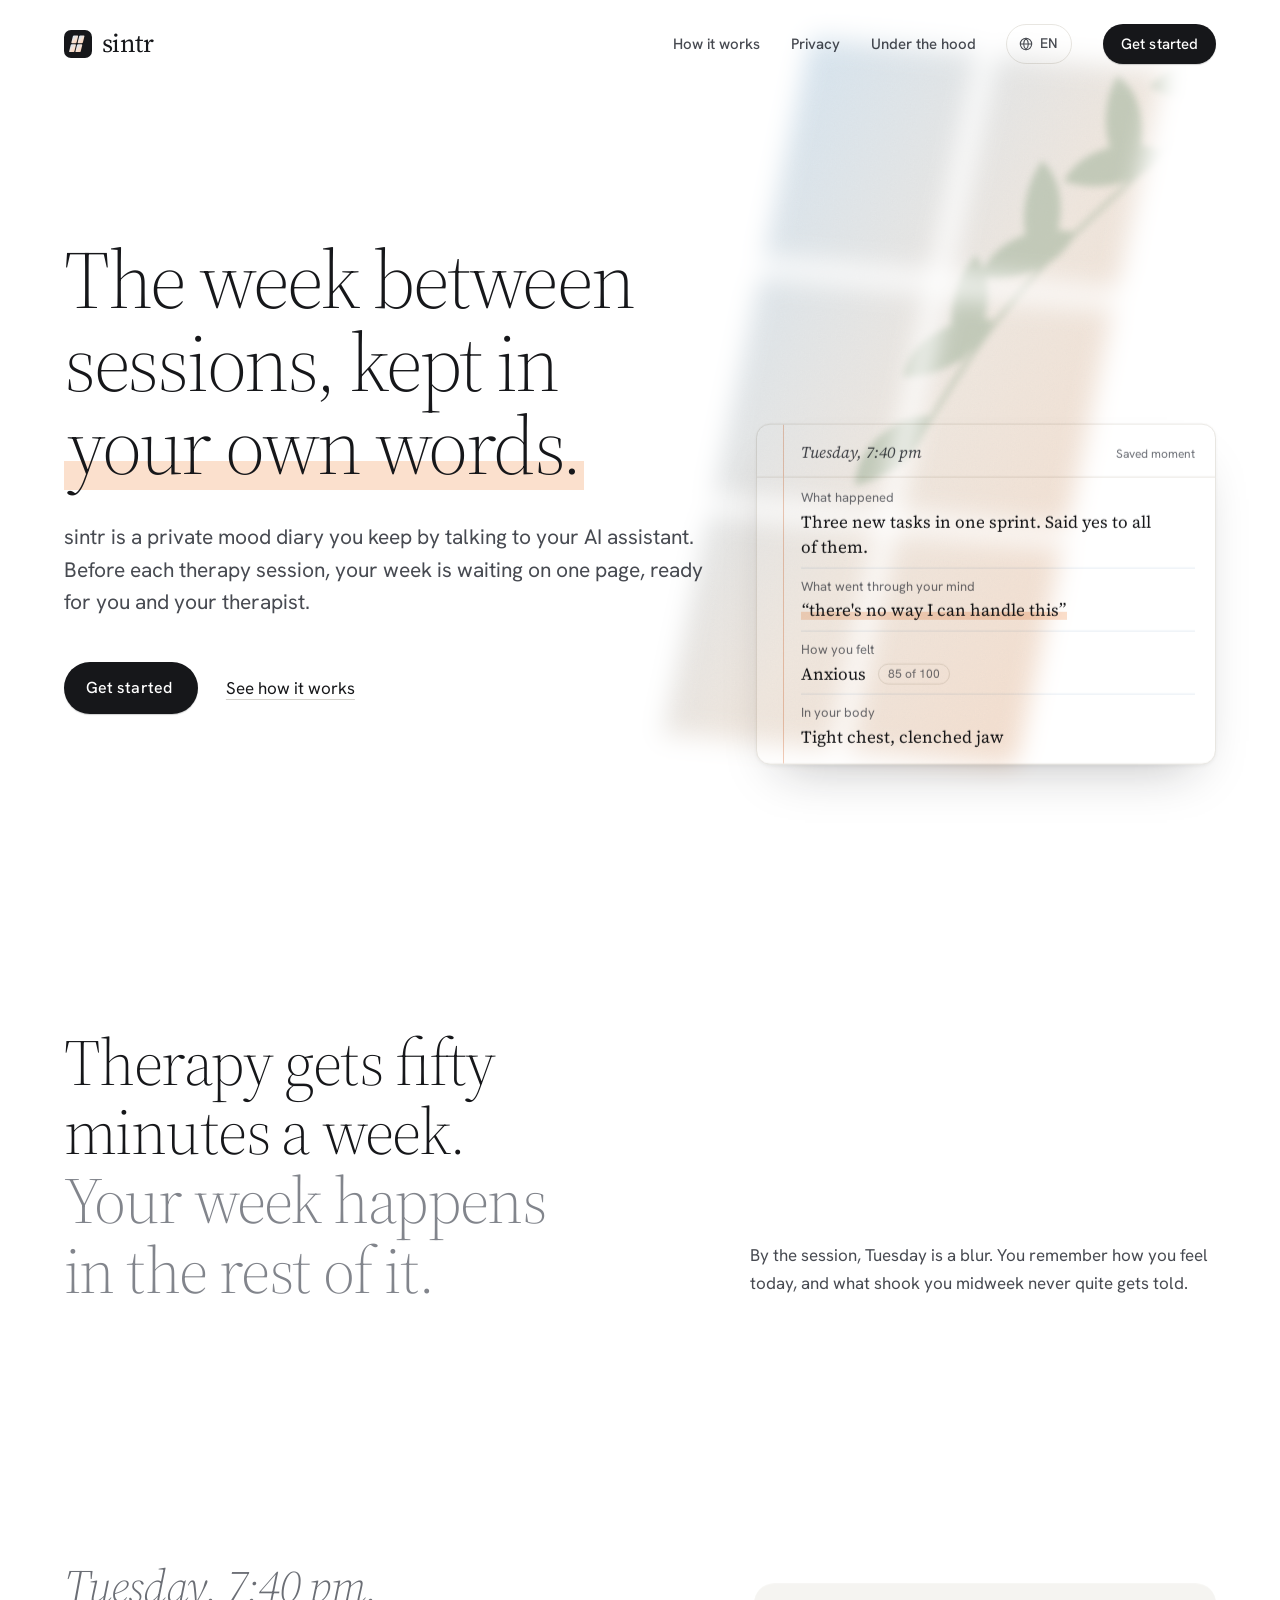
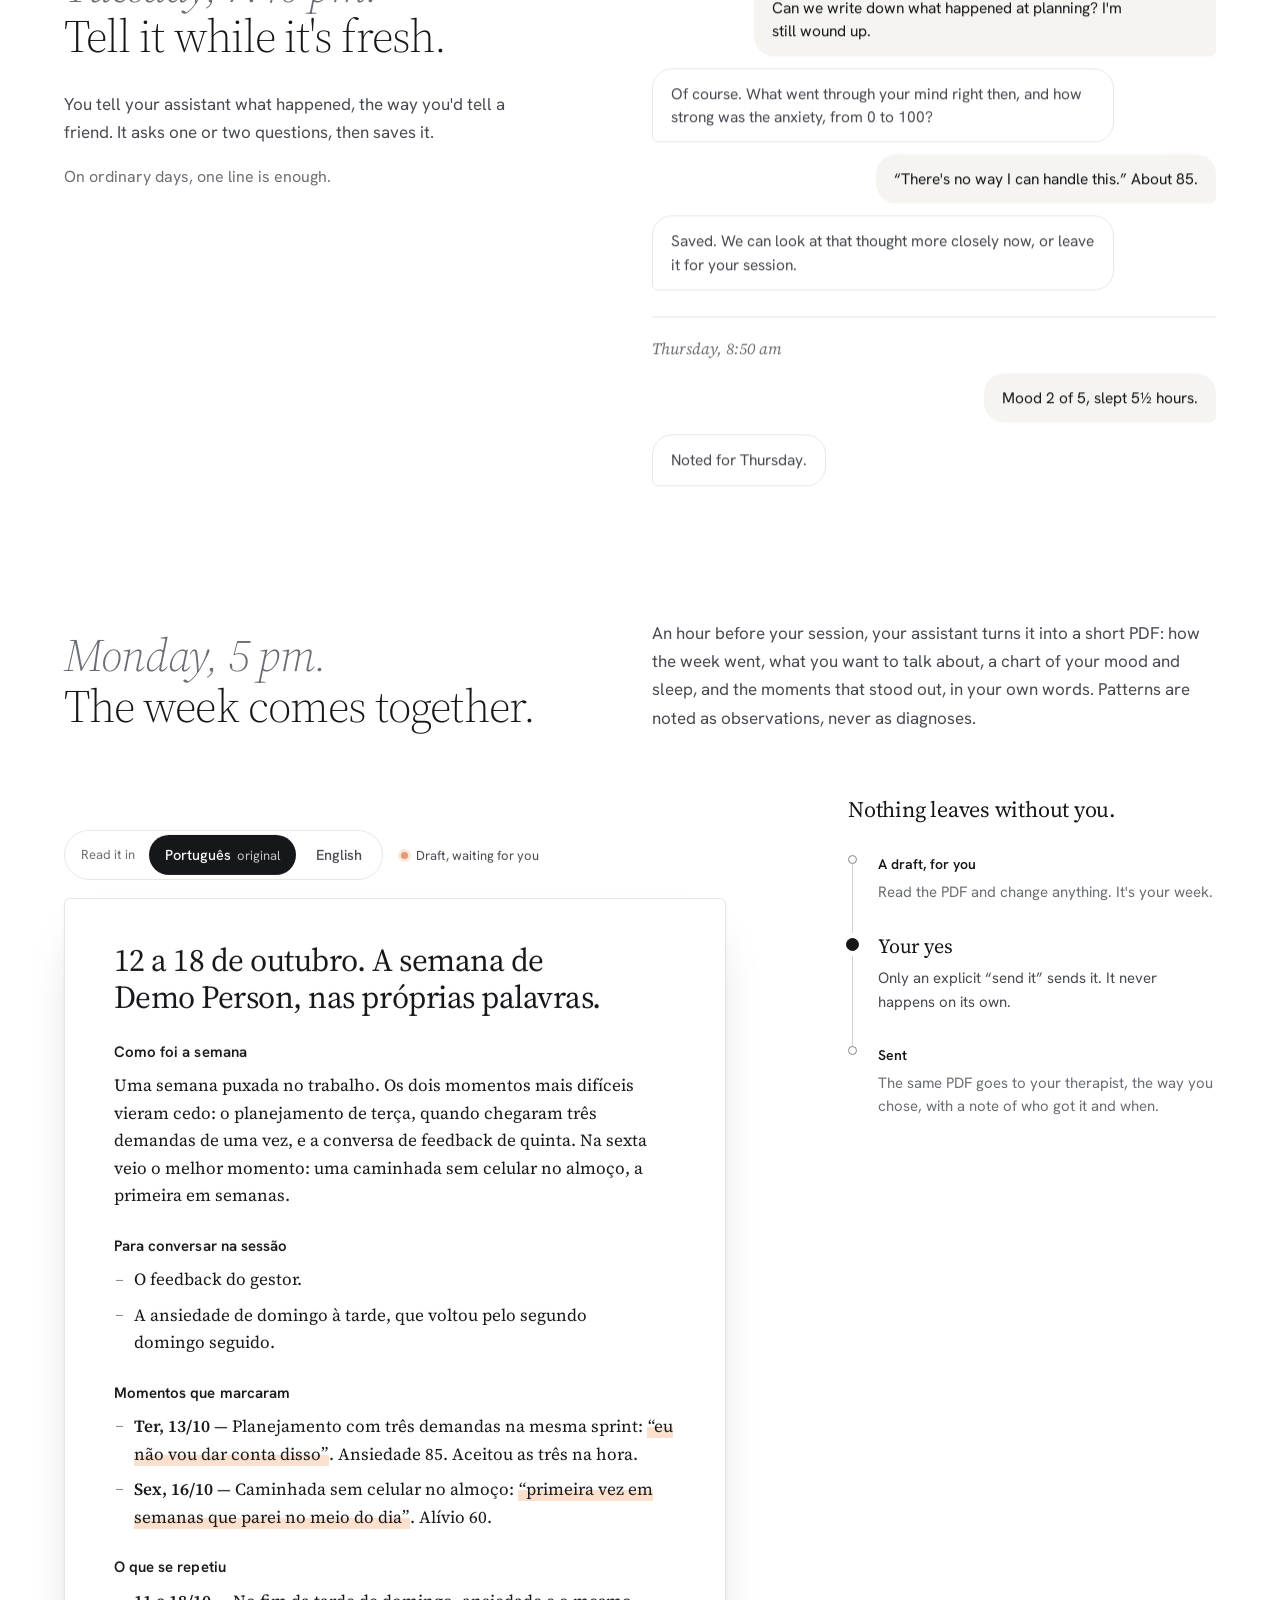
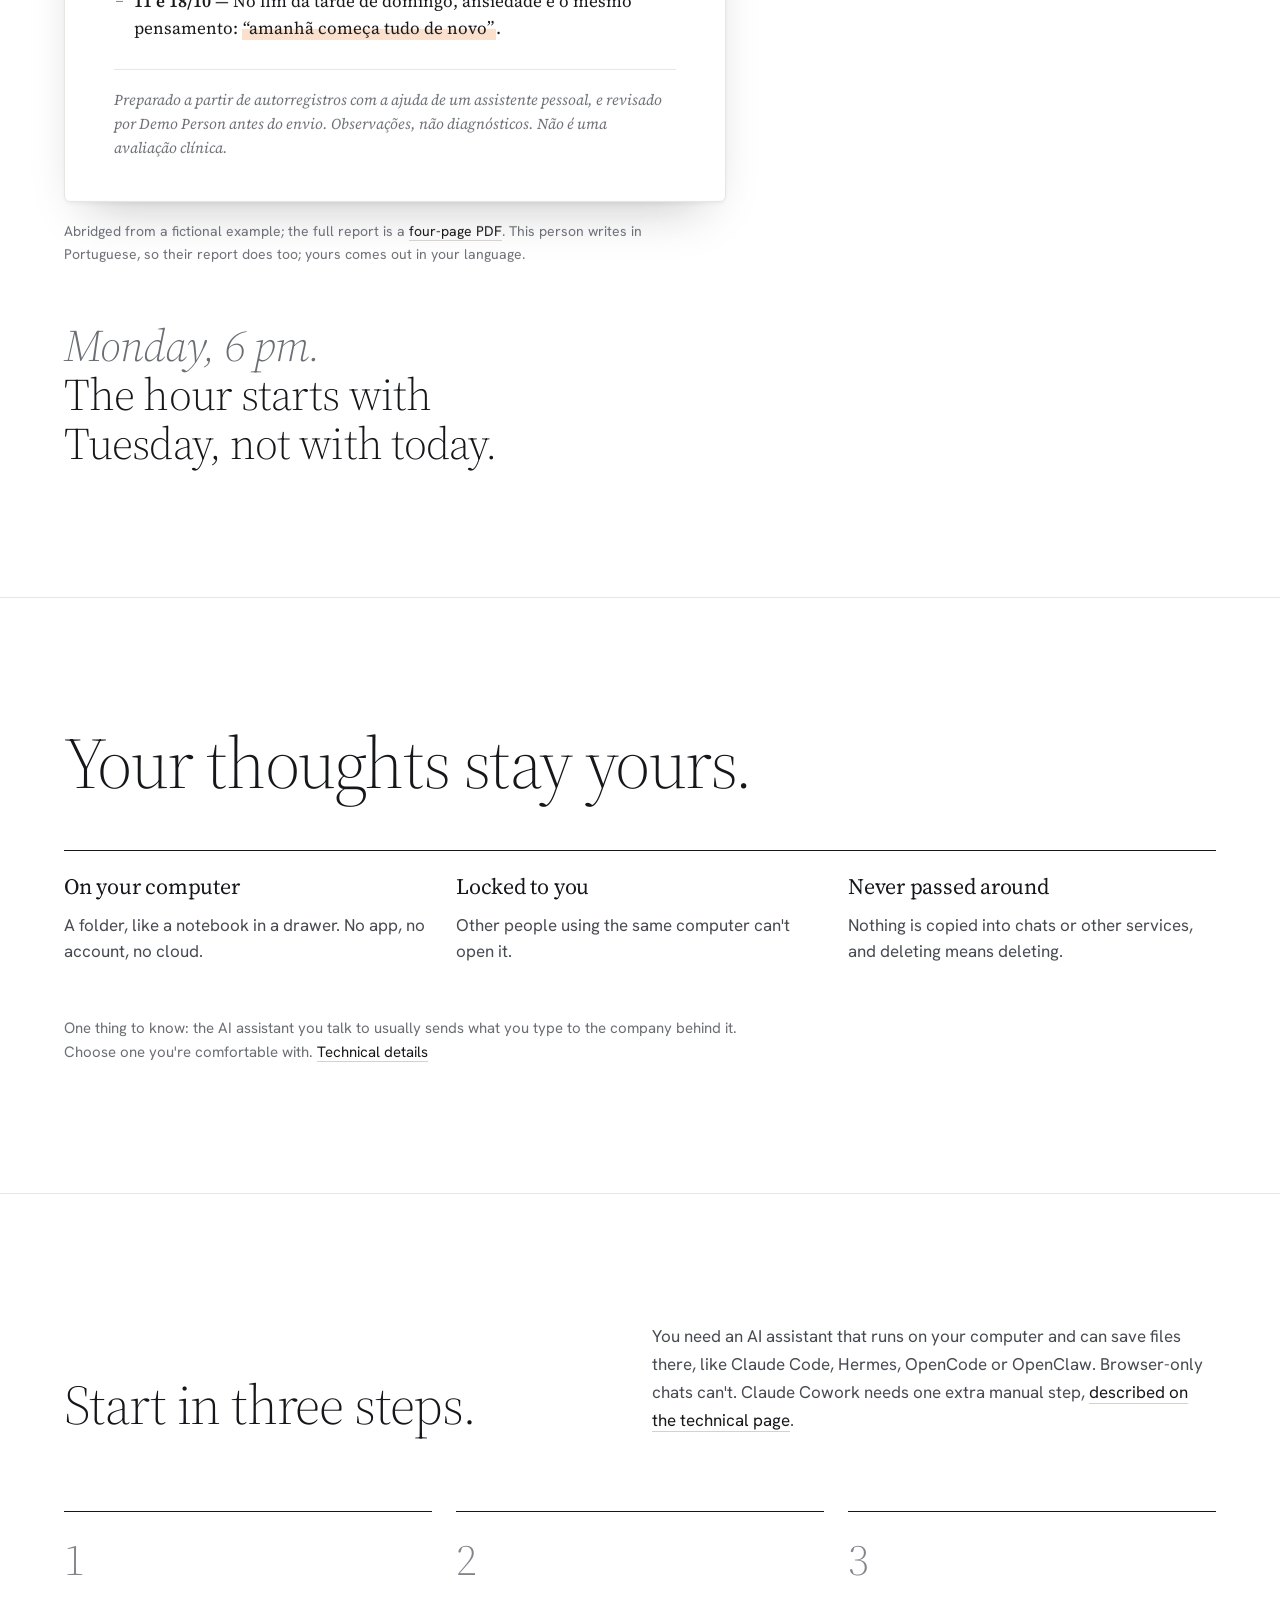
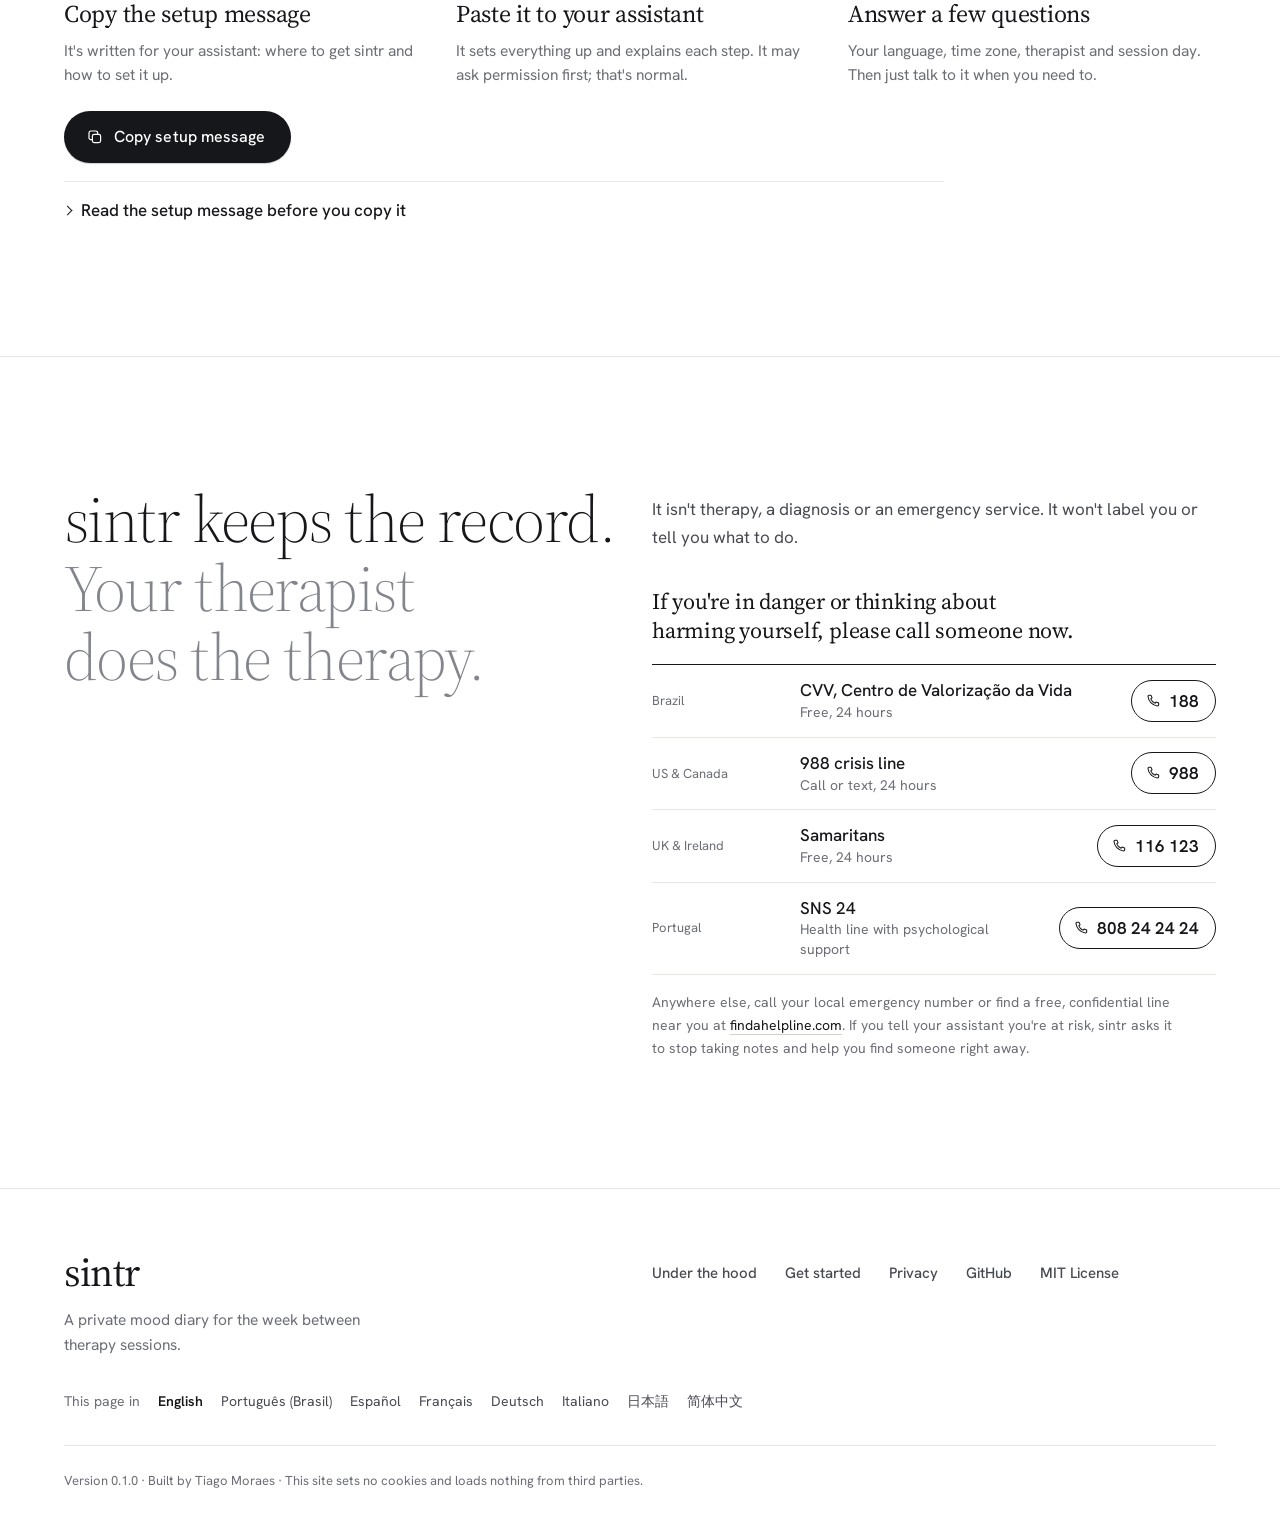
<file: site/index.html>
<!doctype html>
<html lang="en" data-time="morning">
<head>
  <meta charset="utf-8">
  <meta name="viewport" content="width=device-width, initial-scale=1">
  <title data-i18n="meta.title">sintr — a private mood diary for the week between therapy sessions</title>
  <meta name="description" content="sintr is a private mood diary you keep by talking to your AI assistant. Before each therapy session, your week is waiting on one page, in your own words, shared with your therapist only if you say so. It stays on your own computer." data-i18n-attr="content:meta.description">
  <meta name="theme-color" content="#ffffff">
  <meta name="color-scheme" content="light">
  <link rel="canonical" href="https://sintr.tiagomoraes.cloud/">
  <meta property="og:type" content="website">
  <meta property="og:url" content="https://sintr.tiagomoraes.cloud/">
  <meta property="og:title" content="sintr — the week between sessions, kept in your own words" data-i18n-attr="content:meta.og_title">
  <meta property="og:description" content="A private mood diary you keep by talking to your AI assistant. Before each session, your week on one page, shared only if you say so." data-i18n-attr="content:meta.og_description">
  <meta property="og:image" content="https://sintr.tiagomoraes.cloud/og.png">
  <meta property="og:image:width" content="1200">
  <meta property="og:image:height" content="630">
  <meta name="twitter:card" content="summary_large_image">
  <link rel="icon" href="favicon.svg" type="image/svg+xml">
  <link rel="preload" href="fonts/source-serif-4-roman.woff2" as="font" type="font/woff2" crossorigin>
  <link rel="preload" href="fonts/hanken-grotesk.woff2" as="font" type="font/woff2" crossorigin>
  <script>
    /* Motion is opt-in: content renders fully without JS, and only browsers that
       welcome motion and can observe scroll get the light and reveal behavior. */
    (function (d) {
      d.classList.add('js');
      try {
        if ('IntersectionObserver' in window && !matchMedia('(prefers-reduced-motion: reduce)').matches) {
          d.classList.add('motion');
        }
      } catch (e) {}
    })(document.documentElement);
  </script>
  <!-- i18n:head -->
  <script>
    /* First visit: follow the browser's language list (the same list it sends as
       Accept-Language). A language picked in the menu always wins. */
    (function () {
      var paths = {"pt":"pt-br/","es":"es/","fr":"fr/","de":"de/","it":"it/","ja":"ja/","zh":"zh/"};
      try {
        if (/[?&]lang=en\b/.test(location.search)) { localStorage.setItem('sintr-lang', 'en'); return; }
        var saved = localStorage.getItem('sintr-lang');
        if (saved) { if (paths[saved]) location.replace(paths[saved] + location.hash); return; }
        var prefs = navigator.languages || [navigator.language || ''];
        for (var i = 0; i < prefs.length; i++) {
          var tag = String(prefs[i]).toLowerCase(), base = tag.split('-')[0];
          if (base === 'en') return;
          if (base === 'zh' && /-(tw|hk|mo|hant)\b/.test(tag)) continue;
          if (paths[base]) { location.replace(paths[base] + location.hash); return; }
        }
      } catch (e) {}
    })();
  </script>
  <link rel="alternate" hreflang="en" href="https://sintr.tiagomoraes.cloud/">
  <link rel="alternate" hreflang="pt-BR" href="https://sintr.tiagomoraes.cloud/pt-br/">
  <link rel="alternate" hreflang="es" href="https://sintr.tiagomoraes.cloud/es/">
  <link rel="alternate" hreflang="fr" href="https://sintr.tiagomoraes.cloud/fr/">
  <link rel="alternate" hreflang="de" href="https://sintr.tiagomoraes.cloud/de/">
  <link rel="alternate" hreflang="it" href="https://sintr.tiagomoraes.cloud/it/">
  <link rel="alternate" hreflang="ja" href="https://sintr.tiagomoraes.cloud/ja/">
  <link rel="alternate" hreflang="zh-Hans" href="https://sintr.tiagomoraes.cloud/zh/">
  <link rel="alternate" hreflang="x-default" href="https://sintr.tiagomoraes.cloud/">
  <meta property="og:locale" content="en_US">
  <meta property="og:locale:alternate" content="pt_BR">
  <meta property="og:locale:alternate" content="es_ES">
  <meta property="og:locale:alternate" content="fr_FR">
  <meta property="og:locale:alternate" content="de_DE">
  <meta property="og:locale:alternate" content="it_IT">
  <meta property="og:locale:alternate" content="ja_JP">
  <meta property="og:locale:alternate" content="zh_CN">
  <!-- /i18n:head -->
  <link rel="stylesheet" href="styles.css?v=dev">
</head>
<body data-i18n-attr="data-copy-failed:ui.copy_failed" data-copy-failed="Copy failed. Select the text to copy it.">
  <a class="skip" href="#main" data-i18n="nav.skip">Skip to content</a>

  <!-- Window light: the page's only color. Purely decorative. -->
  <div class="sun" aria-hidden="true">
    <svg class="sun__svg" viewBox="0 0 1000 1000" focusable="false">
      <defs>
        <linearGradient id="sun-grad" x1="0" y1="0" x2="1" y2="1">
          <stop offset=".18" class="sun__s1"/>
          <stop offset=".5" class="sun__s2"/>
          <stop offset=".82" class="sun__s3"/>
        </linearGradient>
        <filter id="sun-edge" x="-30%" y="-30%" width="160%" height="160%">
          <feGaussianBlur stdDeviation="11"/>
        </filter>
        <filter id="sun-leaf" x="-30%" y="-30%" width="160%" height="160%">
          <feGaussianBlur stdDeviation="3.4"/>
        </filter>
        <filter id="sun-grain" x="0" y="0" width="100%" height="100%">
          <feTurbulence type="fractalNoise" baseFrequency=".9" numOctaves="2" stitchTiles="stitch"/>
          <feColorMatrix values="0 0 0 0 .42  0 0 0 0 .42  0 0 0 0 .44  0 0 0 .11 0"/>
        </filter>
        <!-- a tall two-by-three window, projected obliquely onto the wall -->
        <mask id="sun-window" maskUnits="userSpaceOnUse" x="-500" y="-500" width="2000" height="2000">
          <g filter="url(#sun-edge)" fill="#fff" transform="translate(430 110) skewX(-15) skewY(8)">
            <rect x="0" y="0" width="150" height="188" rx="3"/>
            <rect x="166" y="0" width="150" height="188" rx="3"/>
            <rect x="0" y="204" width="150" height="188" rx="3"/>
            <rect x="166" y="204" width="150" height="188" rx="3"/>
            <rect x="0" y="408" width="150" height="188" rx="3"/>
            <rect x="166" y="408" width="150" height="188" rx="3"/>
          </g>
        </mask>
      </defs>
      <g mask="url(#sun-window)">
        <rect x="200" y="60" width="600" height="840" fill="url(#sun-grad)"/>
        <rect x="200" y="60" width="600" height="840" filter="url(#sun-grain)"/>
        <g class="sun__leaves" filter="url(#sun-leaf)">
          <g class="sun__branch sun__branch--a">
            <path class="sun__stem" d="M960 60 C 870 120, 800 170, 700 250 S 560 380, 500 470"/>
            <path d="M900 104c-26-30-68-34-92-16 25 27 62 34 92 16z"/>
            <path d="M866 128c9-39-10-76-39-87-7 36 9 71 39 87z"/>
            <path d="M816 164c-32-23-74-20-94 4 28 19 67 21 94-4z"/>
            <path d="M786 186c14-37 2-78-25-92-12 34-2 73 25 92z"/>
            <path d="M733 225c-35-16-76-5-90 21 32 12 71 5 90-21z"/>
            <path d="M701 250c19-34 16-76-7-94-18 30-16 69 7 94z"/>
            <path d="M651 291c-35-11-74 5-85 34 34 7 69-5 85-34z"/>
            <path d="M618 321c25-30 28-73 7-94-21 27-25 66-7 94z"/>
            <path d="M575 362c-37-5-73 16-80 46 34 2 67-16 80-46z"/>
            <path d="M545 398c27-27 35-67 18-92-23 23-32 62-18 92z"/>
            <path d="M515 442c-35 2-65 28-67 58 34-5 62-28 67-58z"/>
          </g>
          <g class="sun__branch sun__branch--b">
            <path class="sun__stem" d="M960 560 C 890 600, 830 650, 780 720 S 700 840, 690 920"/>
            <path d="M902 590c-21-32-62-43-89-30 20 30 57 43 89 30z"/>
            <path d="M865 615c16-35 7-76-18-92-12 34-5 71 18 92z"/>
            <path d="M821 657c-30-25-73-27-94-5 27 23 66 27 94 5z"/>
            <path d="M796 686c19-34 18-74-4-94-18 30-18 69 4 94z"/>
            <path d="M757 739c-34-18-74-9-90 16 32 14 71 9 90-16z"/>
            <path d="M732 776c25-28 30-69 11-92-21 25-27 64-11 92z"/>
          </g>
        </g>
      </g>
    </svg>
  </div>

  <header class="top">
    <div class="wrap top__inner">
      <a class="mark" href="#main" aria-label="sintr, back to top" data-i18n-attr="aria-label:nav.home_label">
        <svg class="mark__glyph" viewBox="0 0 32 32" aria-hidden="true" focusable="false">
          <defs>
            <linearGradient id="mark-grad" x1="0" y1="0" x2="1" y2="1">
              <stop offset="0" stop-color="#cfe3f3"/>
              <stop offset=".55" stop-color="#f6e1d3"/>
              <stop offset="1" stop-color="#f7cfb5"/>
            </linearGradient>
          </defs>
          <rect width="32" height="32" rx="8" fill="#16171a"/>
          <g fill="url(#mark-grad)" transform="translate(10.4 6.2) skewX(-14)">
            <rect x="0" y="0" width="6" height="8.8" rx="1"/>
            <rect x="7.2" y="0" width="6" height="8.8" rx="1"/>
            <rect x="0" y="10.2" width="6" height="8.8" rx="1"/>
            <rect x="7.2" y="10.2" width="6" height="8.8" rx="1"/>
          </g>
        </svg>
        <span class="mark__word">sintr</span>
      </a>
      <nav class="top__nav" aria-label="Primary" data-i18n-attr="aria-label:nav.primary_label">
        <a class="top__link" href="#week" data-i18n="nav.how">How it works</a>
        <a class="top__link" href="#privacy" data-i18n="nav.privacy">Privacy</a>
        <a class="top__link" href="tech/" data-i18n="nav.tech">Under the hood</a>
        <!-- i18n:switcher -->
        <details class="langs">
          <summary class="langs__toggle" aria-label="Language: English"><svg class="ico" viewBox="0 0 24 24" aria-hidden="true" focusable="false"><circle cx="12" cy="12" r="8.5"/><path d="M3.5 12h17M12 3.5c2.3 2.3 3.5 5.2 3.5 8.5s-1.2 6.2-3.5 8.5M12 3.5C9.7 5.8 8.5 8.7 8.5 12s1.2 6.2 3.5 8.5"/></svg><span>EN</span></summary>
          <ul class="langs__menu" aria-label="Language">
            <li><a href="./" hreflang="en" lang="en" data-lang="en" aria-current="true">English</a></li>
            <li><a href="pt-br/" hreflang="pt-BR" lang="pt-BR" data-lang="pt">Português (Brasil)</a></li>
            <li><a href="es/" hreflang="es" lang="es" data-lang="es">Español</a></li>
            <li><a href="fr/" hreflang="fr" lang="fr" data-lang="fr">Français</a></li>
            <li><a href="de/" hreflang="de" lang="de" data-lang="de">Deutsch</a></li>
            <li><a href="it/" hreflang="it" lang="it" data-lang="it">Italiano</a></li>
            <li><a href="ja/" hreflang="ja" lang="ja" data-lang="ja">日本語</a></li>
            <li><a href="zh/" hreflang="zh-Hans" lang="zh-Hans" data-lang="zh">简体中文</a></li>
          </ul>
        </details>
        <!-- /i18n:switcher -->
        <a class="btn btn--ink btn--sm" href="#start" data-i18n="nav.start">Get started</a>
      </nav>
    </div>
  </header>

  <main id="main">
    <!-- ───────────────────────── Hero ───────────────────────── -->
    <section class="hero" data-time="morning" aria-labelledby="hero-title">
      <div class="wrap hero__grid">
        <div class="hero__copy">
          <h1 id="hero-title" class="display" data-i18n="hero.title">The week between sessions, kept in <span class="hl">your own words.</span></h1>
          <p class="lede" data-i18n="hero.lede">sintr is a private mood diary you keep by talking to your AI assistant. Before each therapy session, your week is waiting on one page, ready for you and your&nbsp;therapist.</p>
          <div class="hero__actions">
            <a class="btn btn--ink" href="#start" data-i18n="hero.cta">Get started</a>
            <a class="link" href="#week" data-i18n="hero.cta_more">See how it works</a>
          </div>
        </div>

        <div class="hero__art" data-depth="-0.06">
          <figure class="note note--hero" data-write aria-label="A moment, written down: fictional example" data-i18n-attr="aria-label:card.label">
            <figcaption class="note__head"><span class="note__when" data-i18n="card.when">Tuesday, 7:40 pm</span><span class="note__tag" data-i18n="card.tag">Saved moment</span></figcaption>
            <dl class="note__rows">
              <div class="note__row ln"><dt data-i18n="card.happened_label">What happened</dt><dd data-i18n="card.happened">Three new tasks in one sprint. Said yes to all of them.</dd></div>
              <div class="note__row ln"><dt data-i18n="card.mind_label">What went through your mind</dt><dd data-i18n="card.mind"><q class="said">there's no way I can handle this</q></dd></div>
              <div class="note__row ln"><dt data-i18n="card.felt_label">How you felt</dt><dd data-i18n="card.felt">Anxious <span class="note__scale">85 of 100</span></dd></div>
              <div class="note__row ln"><dt data-i18n="card.body_label">In your body</dt><dd data-i18n="card.body">Tight chest, clenched jaw</dd></div>
            </dl>
          </figure>
        </div>
      </div>
    </section>

    <!-- ───────────────────────── Why ───────────────────────── -->
    <section class="idea idea--lean" data-time="noon" aria-labelledby="idea-title">
      <div class="wrap idea__grid">
        <h2 id="idea-title" class="statement" data-reveal>
          <span class="statement__a" data-i18n="why.a">Therapy gets fifty minutes a&nbsp;week.</span>
          <span class="statement__b" data-i18n="why.b">Your week happens in the rest of&nbsp;it.</span>
        </h2>
        <p class="prose idea__why" data-reveal data-i18n="why.body">By the session, Tuesday is a blur. You remember how you feel today, and what shook you midweek never quite gets&nbsp;told.</p>
      </div>
    </section>

    <!-- ───────────────────────── How it feels ───────────────────────── -->
    <div id="week" class="week">
      <!-- Tuesday -->
      <section class="day day--capture" data-time="dusk" aria-labelledby="capture-title">
        <div class="wrap day__grid">
          <div class="day__copy">
            <h3 id="capture-title" class="h-day" data-reveal data-i18n="capture.title"><span class="when">Tuesday, 7:40&nbsp;pm.</span> Tell it while it's&nbsp;fresh.</h3>
            <p class="prose" data-reveal data-i18n="capture.body">You tell your assistant what happened, the way you'd tell a friend. It asks one or two questions, then saves&nbsp;it.</p>
            <p class="prose prose--quiet" data-reveal data-i18n="capture.quiet">On ordinary days, one line is&nbsp;enough.</p>
          </div>

          <div class="day__art" data-depth="-0.05">
            <div class="chat" aria-label="Example conversation with an AI assistant" data-i18n-attr="aria-label:capture.chat_label">
              <p class="chat__msg chat__msg--you" data-reveal data-i18n="capture.msg1">Can we write down what happened at planning? I'm still wound&nbsp;up.</p>
              <p class="chat__msg chat__msg--agent" data-reveal data-i18n="capture.msg2">Of course. What went through your mind right then, and how strong was the anxiety, from 0 to&nbsp;100?</p>
              <p class="chat__msg chat__msg--you" data-reveal data-i18n="capture.msg3">&ldquo;There's no way I can handle this.&rdquo; About&nbsp;85.</p>
              <p class="chat__msg chat__msg--agent" data-reveal data-i18n="capture.msg4">Saved. We can look at that thought more closely now, or leave it for your&nbsp;session.</p>
              <p class="chat__when" data-reveal data-i18n="capture.thursday">Thursday, 8:50&nbsp;am</p>
              <p class="chat__msg chat__msg--you" data-reveal data-i18n="capture.msg5">Mood 2 of 5, slept 5½&nbsp;hours.</p>
              <p class="chat__msg chat__msg--agent" data-reveal data-i18n="capture.msg6">Noted for Thursday.</p>
            </div>
          </div>
        </div>
      </section>

      <!-- Monday, an hour before the session -->
      <section class="day day--report" data-time="golden" aria-labelledby="report-title">
        <div class="wrap">
          <div class="report__head">
            <h3 id="report-title" class="h-day h-day--wide" data-reveal data-i18n="report.title"><span class="when">Monday, 5&nbsp;pm.</span> The week comes&nbsp;together.</h3>
            <p class="prose" data-reveal data-i18n="report.body">An hour before your session, your assistant turns it into a short PDF: how the week went, what you want to talk about, a chart of your mood and sleep, and the moments that stood out, in your own words. Patterns are noted as observations, never as&nbsp;diagnoses.</p>
          </div>

          <div class="report__grid">
            <div class="report__doc" data-depth="-0.03">
              <!-- i18n:report-toggle -->
              <input class="sr-only" type="radio" name="report-lang" id="rl-pt" checked>
              <input class="sr-only" type="radio" name="report-lang" id="rl-en">
              <div class="seg" role="presentation">
                <span class="seg__label" data-i18n="report.read_in">Read it in</span>
                <label class="seg__opt seg__opt--pt" for="rl-pt">Português <span class="seg__hint" data-i18n="report.original">original</span></label>
                <label class="seg__opt seg__opt--en" for="rl-en" data-i18n-local="name">English</label>
              </div>
              <!-- /i18n:report-toggle -->
              <p class="paper__status" data-i18n="report.status"><span class="paper__dot" aria-hidden="true"></span> Draft, waiting for you</p>

              <article class="paper paper--pt" lang="pt-BR" aria-label="Example weekly report, original Portuguese, abridged" data-i18n-attr="aria-label:report.original_label">
                <h4 class="paper__title">12 a 18 de outubro. A semana de Demo Person, nas próprias palavras.</h4>
                <h5>Como foi a semana</h5>
                <p>Uma semana puxada no trabalho. Os dois momentos mais difíceis vieram cedo: o planejamento de terça, quando chegaram três demandas de uma vez, e a conversa de feedback de quinta. Na sexta veio o melhor momento: uma caminhada sem celular no almoço, a primeira em semanas.</p>
                <h5>Para conversar na sessão</h5>
                <ul>
                  <li>O feedback do gestor.</li>
                  <li>A ansiedade de domingo à tarde, que voltou pelo segundo domingo seguido.</li>
                </ul>
                <h5>Momentos que marcaram</h5>
                <ul>
                  <li><b>Ter, 13/10</b> — Planejamento com três demandas na mesma sprint: <mark>“eu não vou dar conta disso”</mark>. Ansiedade 85. Aceitou as três na hora.</li>
                  <li><b>Sex, 16/10</b> — Caminhada sem celular no almoço: <mark>“primeira vez em semanas que parei no meio do dia”</mark>. Alívio 60.</li>
                </ul>
                <h5>O que se repetiu</h5>
                <ul>
                  <li><b>11 e 18/10</b> — No fim da tarde de domingo, ansiedade e o mesmo pensamento: <mark>“amanhã começa tudo de novo”</mark>.</li>
                </ul>
                <p class="paper__foot">Preparado a partir de autorregistros com a ajuda de um assistente pessoal, e revisado por Demo Person antes do envio. Observações, não diagnósticos. Não é uma avaliação clínica.</p>
              </article>

              <!-- i18n:report-local -->
              <article class="paper paper--en" lang="en" aria-label="Example weekly report, English translation, abridged" data-i18n-attr="aria-label:report.local_label" data-i18n-local="lang">
                <h4 class="paper__title" data-i18n="report.doc_title">October 12–18. Demo Person's week, in their own words.</h4>
                <h5 data-i18n="report.doc_week_h">How the week went</h5>
                <p data-i18n="report.doc_week">A heavy week at work. The two hardest moments came early: Tuesday's planning, when three new demands landed at once, and Thursday's feedback conversation. Friday brought the best moment: a walk at lunch without the phone, the first in weeks.</p>
                <h5 data-i18n="report.doc_session_h">For the session</h5>
                <ul>
                  <li data-i18n="report.doc_session1">The manager's feedback.</li>
                  <li data-i18n="report.doc_session2">The Sunday afternoon anxiety, back for a second Sunday in a row.</li>
                </ul>
                <h5 data-i18n="report.doc_moments_h">Moments that stood out</h5>
                <ul>
                  <li data-i18n="report.doc_moment1"><b>Tue, Oct 13</b> — Planning, three new demands in one sprint: <mark>“there's no way I can handle this”</mark>. Anxiety 85. Accepted all three on the spot.</li>
                  <li data-i18n="report.doc_moment2"><b>Fri, Oct 16</b> — A walk at lunch without the phone: <mark>“first time in weeks I stopped in the middle of the day”</mark>. Relief 60.</li>
                </ul>
                <h5 data-i18n="report.doc_patterns_h">What repeated</h5>
                <ul>
                  <li data-i18n="report.doc_pattern1"><b>Oct 11 and 18</b> — Late on Sunday afternoon, anxiety and the same thought: <mark>“tomorrow it all starts again”</mark>.</li>
                </ul>
                <p class="paper__foot" data-i18n="report.doc_foot">Prepared from self-reports with the help of a personal assistant, and reviewed by Demo Person before sending. Observations, not diagnoses. Not a clinical assessment.</p>
              </article>
              <!-- /i18n:report-local -->
              <p class="report__src" data-i18n="report.source">Abridged from a fictional example; the full report is a <a class="link" href="https://github.com/tiagomoraes/sintr/blob/main/docs/example-report.pdf">four-page PDF</a>. This person writes in Portuguese, so their report does too; yours comes out in your&nbsp;language.</p>
            </div>

            <aside class="report__flow" aria-labelledby="lifecycle-title">
              <h4 id="lifecycle-title" class="h-small" data-reveal data-i18n="report.lifecycle">Nothing leaves without&nbsp;you.</h4>
              <ol class="stations">
                <li class="stations__item" data-reveal>
                  <span class="stations__state" data-i18n="report.step1">A draft, for you</span>
                  <p data-i18n="report.step1_text">Read the PDF and change anything. It's your week.</p>
                </li>
                <li class="stations__item stations__item--gate" data-reveal>
                  <span class="stations__state" data-i18n="report.step2">Your yes</span>
                  <p data-i18n="report.step2_text">Only an explicit &ldquo;send it&rdquo; sends it. It never happens on its own.</p>
                </li>
                <li class="stations__item" data-reveal>
                  <span class="stations__state" data-i18n="report.step3">Sent</span>
                  <p data-i18n="report.step3_text">The same PDF goes to your therapist, the way you chose, with a note of who got it and when.</p>
                </li>
              </ol>
            </aside>
          </div>

          <p class="payoff" data-reveal data-i18n="report.payoff"><span class="when">Monday, 6&nbsp;pm.</span> The hour starts with Tuesday, not with&nbsp;today.</p>
        </div>
      </section>
    </div>

    <!-- ───────────────────────── Privacy ───────────────────────── -->
    <section id="privacy" class="privacy privacy--lean" data-time="night" aria-labelledby="privacy-title">
      <div class="wrap">
        <h2 id="privacy-title" class="h-section h-section--xl" data-reveal data-i18n="privacy.title">Your thoughts stay&nbsp;yours.</h2>
        <dl class="promises promises--three">
          <div class="promises__row" data-reveal><dt data-i18n="privacy.p1">On your computer</dt><dd data-i18n="privacy.p1_text">A folder, like a notebook in a drawer. No app, no account, no&nbsp;cloud.</dd></div>
          <div class="promises__row" data-reveal><dt data-i18n="privacy.p2">Locked to you</dt><dd data-i18n="privacy.p2_text">Other people using the same computer can't open&nbsp;it.</dd></div>
          <div class="promises__row" data-reveal><dt data-i18n="privacy.p3">Never passed around</dt><dd data-i18n="privacy.p3_text">Nothing is copied into chats or other services, and deleting means&nbsp;deleting.</dd></div>
        </dl>
        <p class="privacy__note" data-reveal data-i18n="privacy.note">One thing to know: the AI assistant you talk to usually sends what you type to the company behind it. Choose one you're comfortable with. <a class="link" href="tech/#privacy">Technical&nbsp;details</a></p>
      </div>
    </section>

    <!-- ───────────────────────── Get started ───────────────────────── -->
    <section id="start" class="start" data-time="late" aria-labelledby="start-title">
      <div class="wrap">
        <div class="start__head">
          <h2 id="start-title" class="h-section" data-reveal data-i18n="start.title">Start in three&nbsp;steps.</h2>
          <p class="prose start__intro" data-reveal data-i18n="start.intro">You need an AI assistant that runs on your computer and can save files there, like Claude Code, Hermes, OpenCode or OpenClaw. Browser-only chats can't. Claude Cowork needs one extra manual step, <a class="link" href="tech/#install-generic">described on the technical&nbsp;page</a>.</p>
        </div>

        <ol class="steps">
          <li class="step" data-reveal>
            <h3 class="step__title" data-i18n="start.step1">Copy the setup message</h3>
            <p class="step__text" data-i18n="start.step1_text">It's written for your assistant: where to get sintr and how to set it up.</p>
            <div class="step__art">
              <a class="btn btn--ink" href="#setup-message" data-copy="#setup-text" data-copied="Copied. Now paste it." data-i18n-attr="data-copied:start.copied">
                <svg class="ico" viewBox="0 0 24 24" aria-hidden="true" focusable="false"><rect x="8.5" y="8.5" width="11" height="11" rx="2.5"/><path d="M15.5 8.5v-2A2.5 2.5 0 0 0 13 4H6.5A2.5 2.5 0 0 0 4 6.5V13a2.5 2.5 0 0 0 2.5 2.5h2"/></svg>
                <span data-label data-i18n="start.copy">Copy setup message</span>
              </a>
            </div>
          </li>
          <li class="step" data-reveal>
            <h3 class="step__title" data-i18n="start.step2">Paste it to your assistant</h3>
            <p class="step__text" data-i18n="start.step2_text">It sets everything up and explains each step. It may ask permission first; that's normal.</p>
          </li>
          <li class="step" data-reveal>
            <h3 class="step__title" data-i18n="start.step3">Answer a few questions</h3>
            <p class="step__text" data-i18n="start.step3_text">Your language, time zone, therapist and session day. Then just talk to it when you need to.</p>
          </li>
        </ol>

        <details id="setup-message" class="setup ask__details" data-reveal>
          <summary data-i18n="start.summary">Read the setup message before you copy it</summary>
          <div class="setup__body">
            <blockquote id="setup-text" class="ask__text" data-i18n="start.message">Please set up sintr for me. It's a private journal for therapy that you'll keep for me as files on this computer. Clone https://github.com/tiagomoraes/sintr.git, read docs/INSTALL.md, and run the installer that matches you (./installers/install.sh with hermes, claude-code or generic), using ~/sintr as my journal folder. Explain each step to me in plain words before you do it. Then open ~/sintr/config.md and fill it in with me: ask for my language, time zone and therapy details one at a time, and leave empty anything I don't give you. Keep require_approval: true, and never send anything to anyone without asking me first.</blockquote>
            <p class="ask__foot" data-i18n="start.message_foot">It only uses what's published in the sintr project.</p>
          </div>
        </details>
      </div>
    </section>

    <!-- ───────────────────────── Honesty ───────────────────────── -->
    <section class="honest" data-time="dawn" aria-labelledby="honest-title">
      <div class="wrap honest__grid">
        <h2 id="honest-title" class="statement statement--close" data-reveal>
          <span class="statement__a" data-i18n="honest.a">sintr keeps the&nbsp;record.</span>
          <span class="statement__b" data-i18n="honest.b">Your therapist does the&nbsp;therapy.</span>
        </h2>
        <div class="honest__body">
          <p class="prose" data-reveal data-i18n="honest.body">It isn't therapy, a diagnosis or an emergency service. It won't label you or tell you what to&nbsp;do.</p>
          <div class="lines" data-reveal>
            <p class="lines__title" id="lines-title" data-i18n="lines.title">If you're in danger or thinking about harming yourself, please call someone&nbsp;now.</p>
            <ul class="lines__list" aria-labelledby="lines-title">
              <li class="line">
                <span class="line__where" data-i18n="lines.l1_where">Brazil</span>
                <span class="line__who" data-i18n="lines.l1_who">CVV, Centro de Valorização da Vida<span class="line__how">Free, 24 hours</span></span>
                <a class="line__call" href="tel:188" aria-label="Call CVV, 188" data-i18n-attr="aria-label:lines.l1_call"><svg class="ico" viewBox="0 0 24 24" aria-hidden="true" focusable="false"><path d="M6.2 3.5h2.9l1.5 3.9-2 1.4a12 12 0 0 0 6.6 6.6l1.4-2 3.9 1.5v2.9a1.7 1.7 0 0 1-1.8 1.7A16 16 0 0 1 4.5 5.3a1.7 1.7 0 0 1 1.7-1.8z"/></svg><span>188</span></a>
              </li>
              <li class="line">
                <span class="line__where" data-i18n="lines.l2_where">US &amp; Canada</span>
                <span class="line__who" data-i18n="lines.l2_who">988 crisis line<span class="line__how">Call or text, 24 hours</span></span>
                <a class="line__call" href="tel:988" aria-label="Call the 988 crisis line, 988" data-i18n-attr="aria-label:lines.l2_call"><svg class="ico" viewBox="0 0 24 24" aria-hidden="true" focusable="false"><path d="M6.2 3.5h2.9l1.5 3.9-2 1.4a12 12 0 0 0 6.6 6.6l1.4-2 3.9 1.5v2.9a1.7 1.7 0 0 1-1.8 1.7A16 16 0 0 1 4.5 5.3a1.7 1.7 0 0 1 1.7-1.8z"/></svg><span>988</span></a>
              </li>
              <li class="line">
                <span class="line__where" data-i18n="lines.l3_where">UK &amp; Ireland</span>
                <span class="line__who" data-i18n="lines.l3_who">Samaritans<span class="line__how">Free, 24 hours</span></span>
                <a class="line__call" href="tel:116123" aria-label="Call Samaritans, 116 123" data-i18n-attr="aria-label:lines.l3_call"><svg class="ico" viewBox="0 0 24 24" aria-hidden="true" focusable="false"><path d="M6.2 3.5h2.9l1.5 3.9-2 1.4a12 12 0 0 0 6.6 6.6l1.4-2 3.9 1.5v2.9a1.7 1.7 0 0 1-1.8 1.7A16 16 0 0 1 4.5 5.3a1.7 1.7 0 0 1 1.7-1.8z"/></svg><span>116 123</span></a>
              </li>
              <li class="line">
                <span class="line__where" data-i18n="lines.l4_where">Portugal</span>
                <span class="line__who" data-i18n="lines.l4_who">SNS 24<span class="line__how">Health line with psychological support</span></span>
                <a class="line__call" href="tel:808242424" aria-label="Call SNS 24, 808 24 24 24" data-i18n-attr="aria-label:lines.l4_call"><svg class="ico" viewBox="0 0 24 24" aria-hidden="true" focusable="false"><path d="M6.2 3.5h2.9l1.5 3.9-2 1.4a12 12 0 0 0 6.6 6.6l1.4-2 3.9 1.5v2.9a1.7 1.7 0 0 1-1.8 1.7A16 16 0 0 1 4.5 5.3a1.7 1.7 0 0 1 1.7-1.8z"/></svg><span>808 24 24 24</span></a>
              </li>
            </ul>
            <p class="lines__note" data-i18n="lines.note">Anywhere else, call your local emergency number or find a free, confidential line near you at <a class="link" href="https://findahelpline.com">findahelpline.com</a>. If you tell your assistant you're at risk, sintr asks it to stop taking notes and help you find someone right&nbsp;away.</p>
          </div>
        </div>
      </div>
    </section>
  </main>

  <footer class="foot" data-time="dawn">
    <div class="wrap foot__grid">
      <div class="foot__brand">
        <p class="mark mark--foot"><span class="mark__word">sintr</span></p>
        <p class="foot__line" data-i18n="foot.line">A private mood diary for the week between therapy&nbsp;sessions.</p>
      </div>
      <nav class="foot__links" aria-label="More" data-i18n-attr="aria-label:foot.nav_label">
        <a href="tech/" data-i18n="foot.tech">Under the hood</a>
        <a href="#start" data-i18n="foot.start">Get started</a>
        <a href="#privacy" data-i18n="foot.privacy">Privacy</a>
        <a href="https://github.com/tiagomoraes/sintr">GitHub</a>
        <a href="https://github.com/tiagomoraes/sintr/blob/main/LICENSE" data-i18n="foot.license">MIT License</a>
      </nav>
      <!-- i18n:footer-langs -->
      <nav class="foot__langs" aria-label="Language"><span>This page in</span> <a href="./" hreflang="en" lang="en" data-lang="en" aria-current="true">English</a> <a href="pt-br/" hreflang="pt-BR" lang="pt-BR" data-lang="pt">Português (Brasil)</a> <a href="es/" hreflang="es" lang="es" data-lang="es">Español</a> <a href="fr/" hreflang="fr" lang="fr" data-lang="fr">Français</a> <a href="de/" hreflang="de" lang="de" data-lang="de">Deutsch</a> <a href="it/" hreflang="it" lang="it" data-lang="it">Italiano</a> <a href="ja/" hreflang="ja" lang="ja" data-lang="ja">日本語</a> <a href="zh/" hreflang="zh-Hans" lang="zh-Hans" data-lang="zh">简体中文</a></nav>
      <!-- /i18n:footer-langs -->
      <p class="foot__fine" data-i18n="foot.fine">Version 0.1.0 · Built by Tiago Moraes · This site sets no cookies and loads nothing from third&nbsp;parties.</p>
    </div>
  </footer>

  <p class="toast" role="status" aria-live="polite"></p>
  <script src="main.js?v=dev" defer></script>
</body>
</html>
</file>
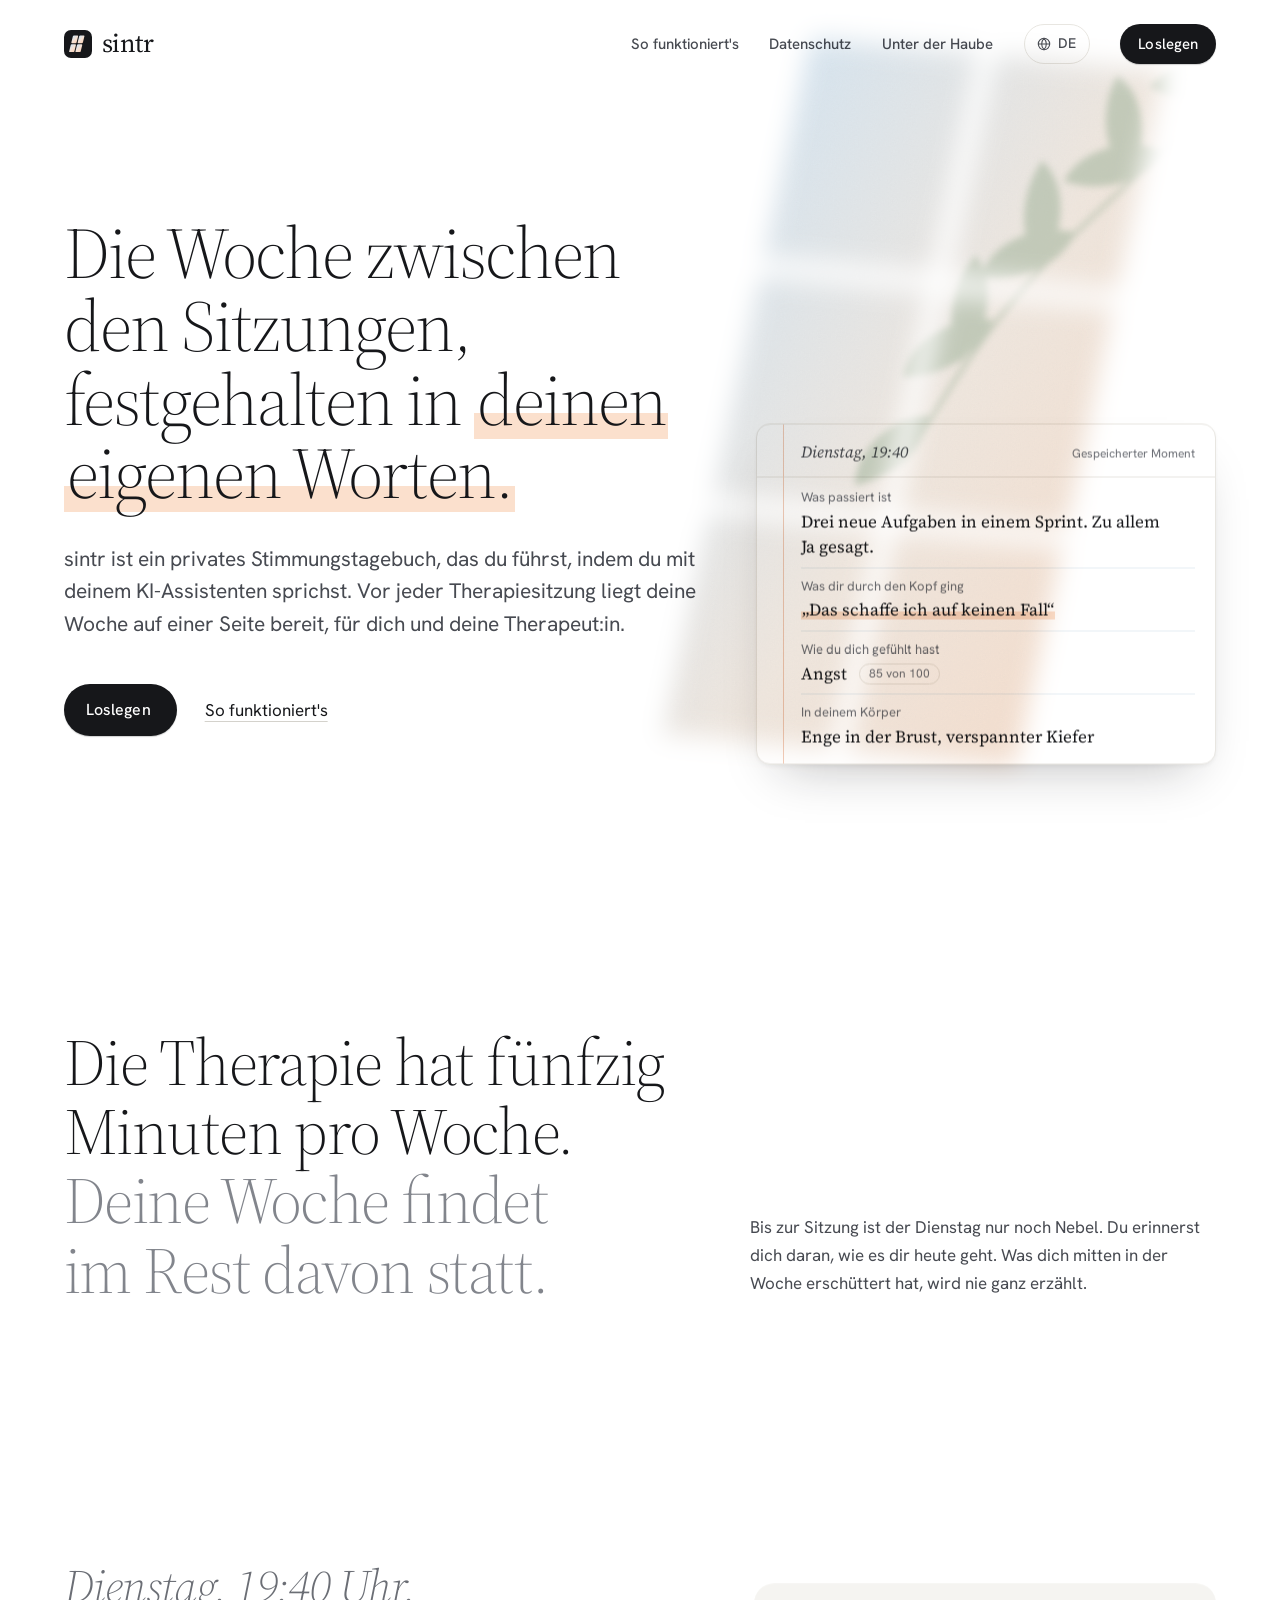
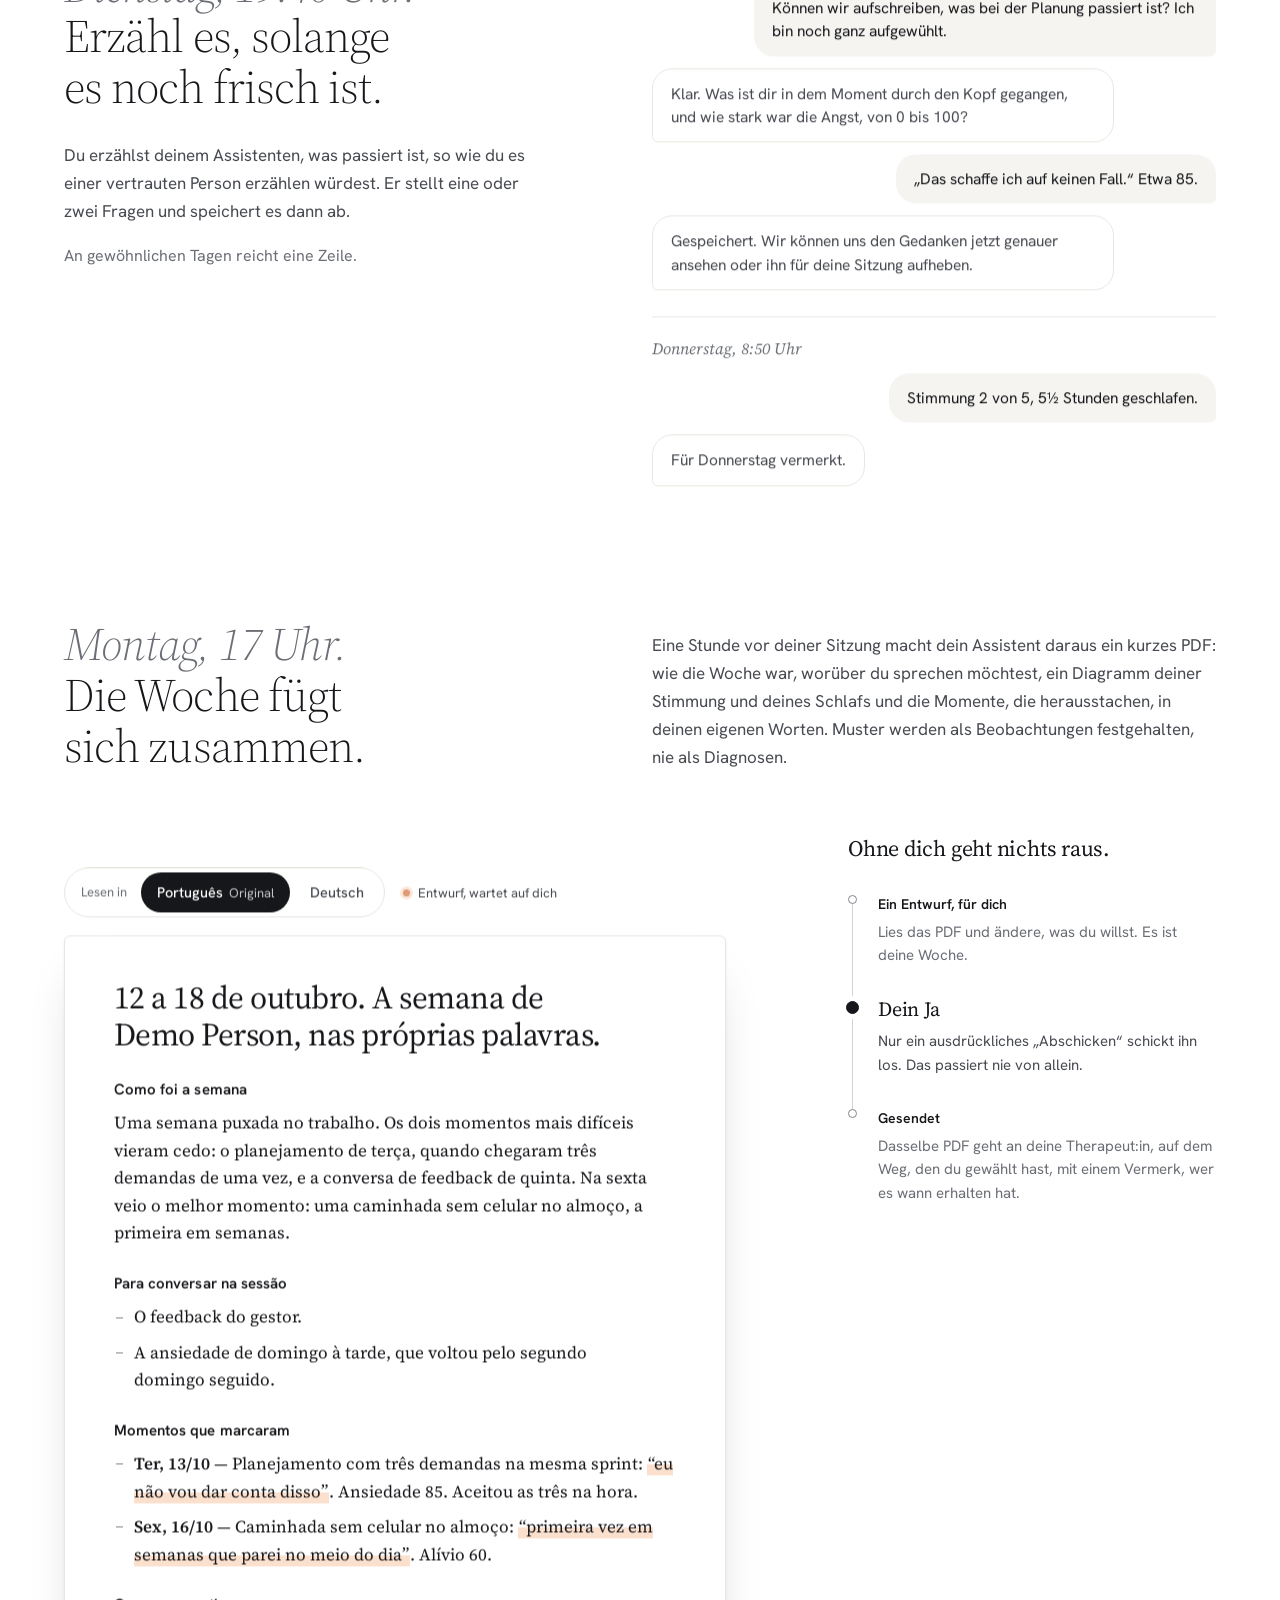
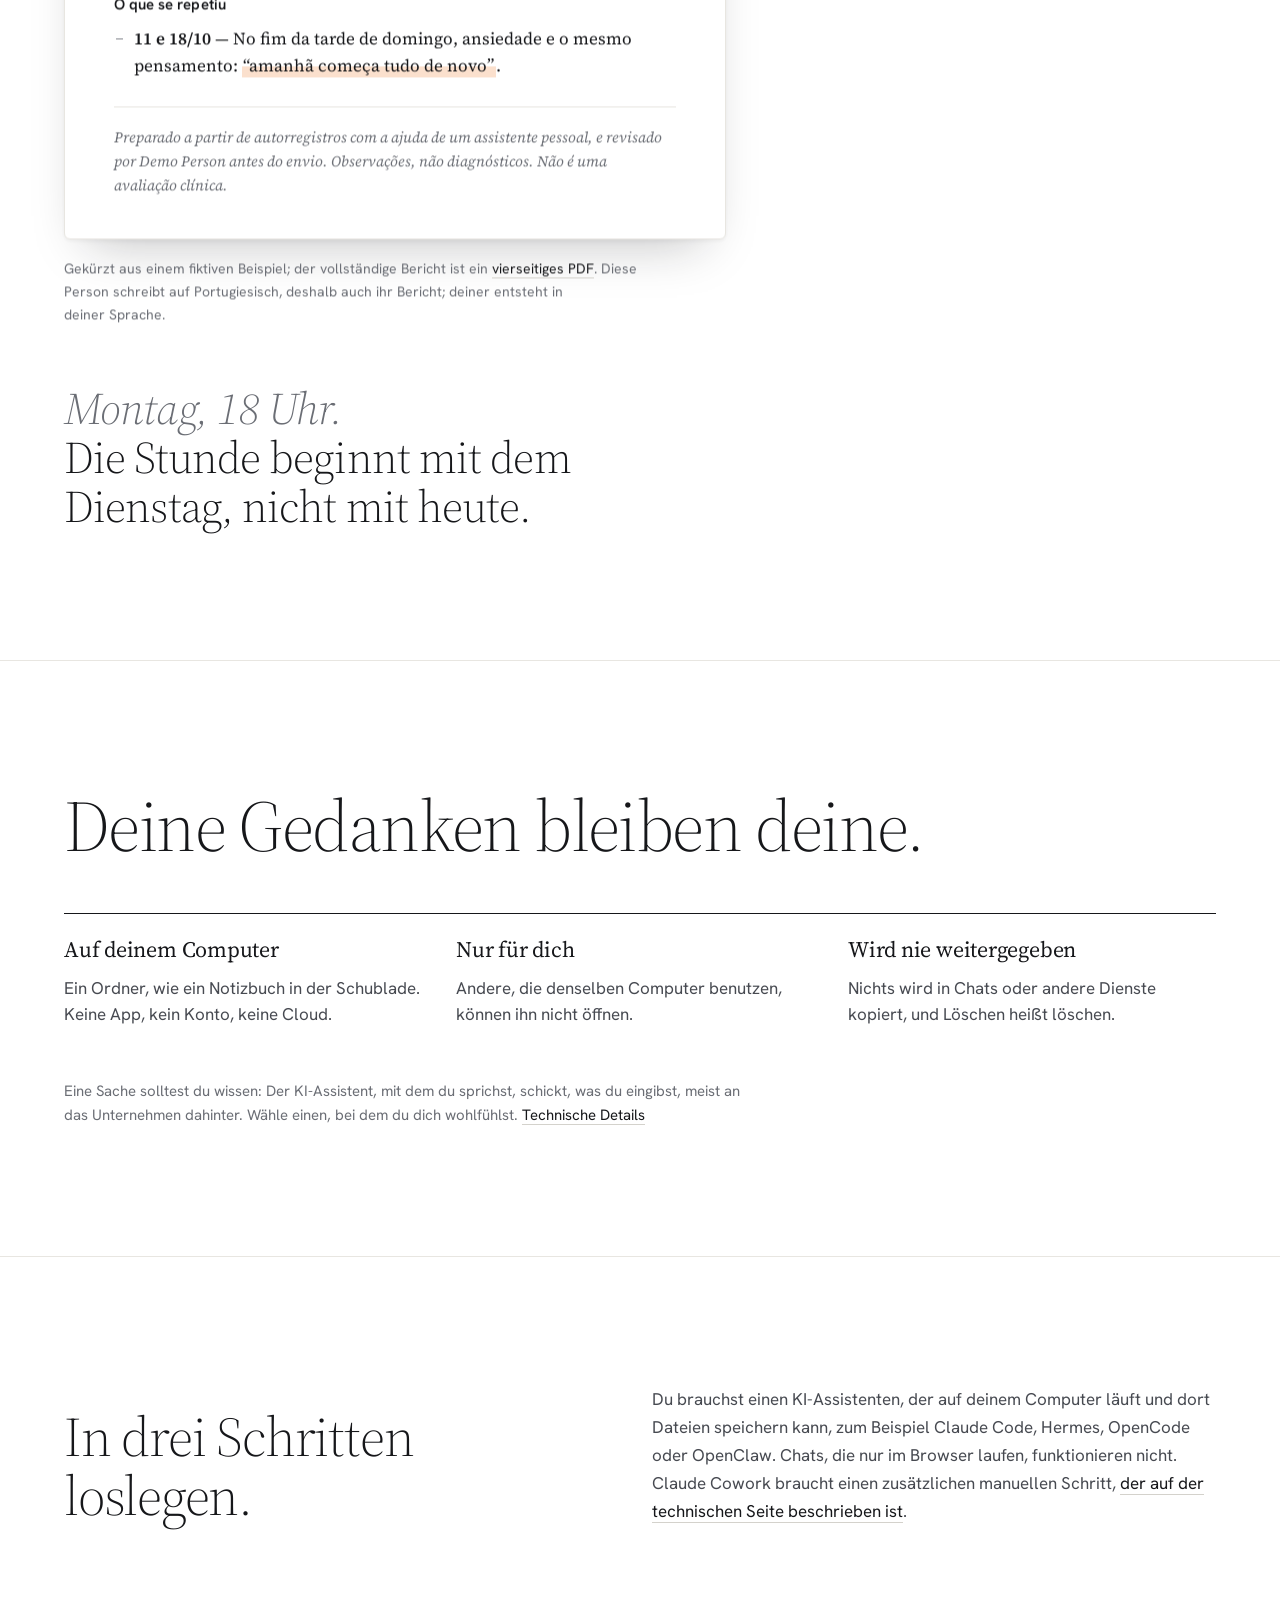
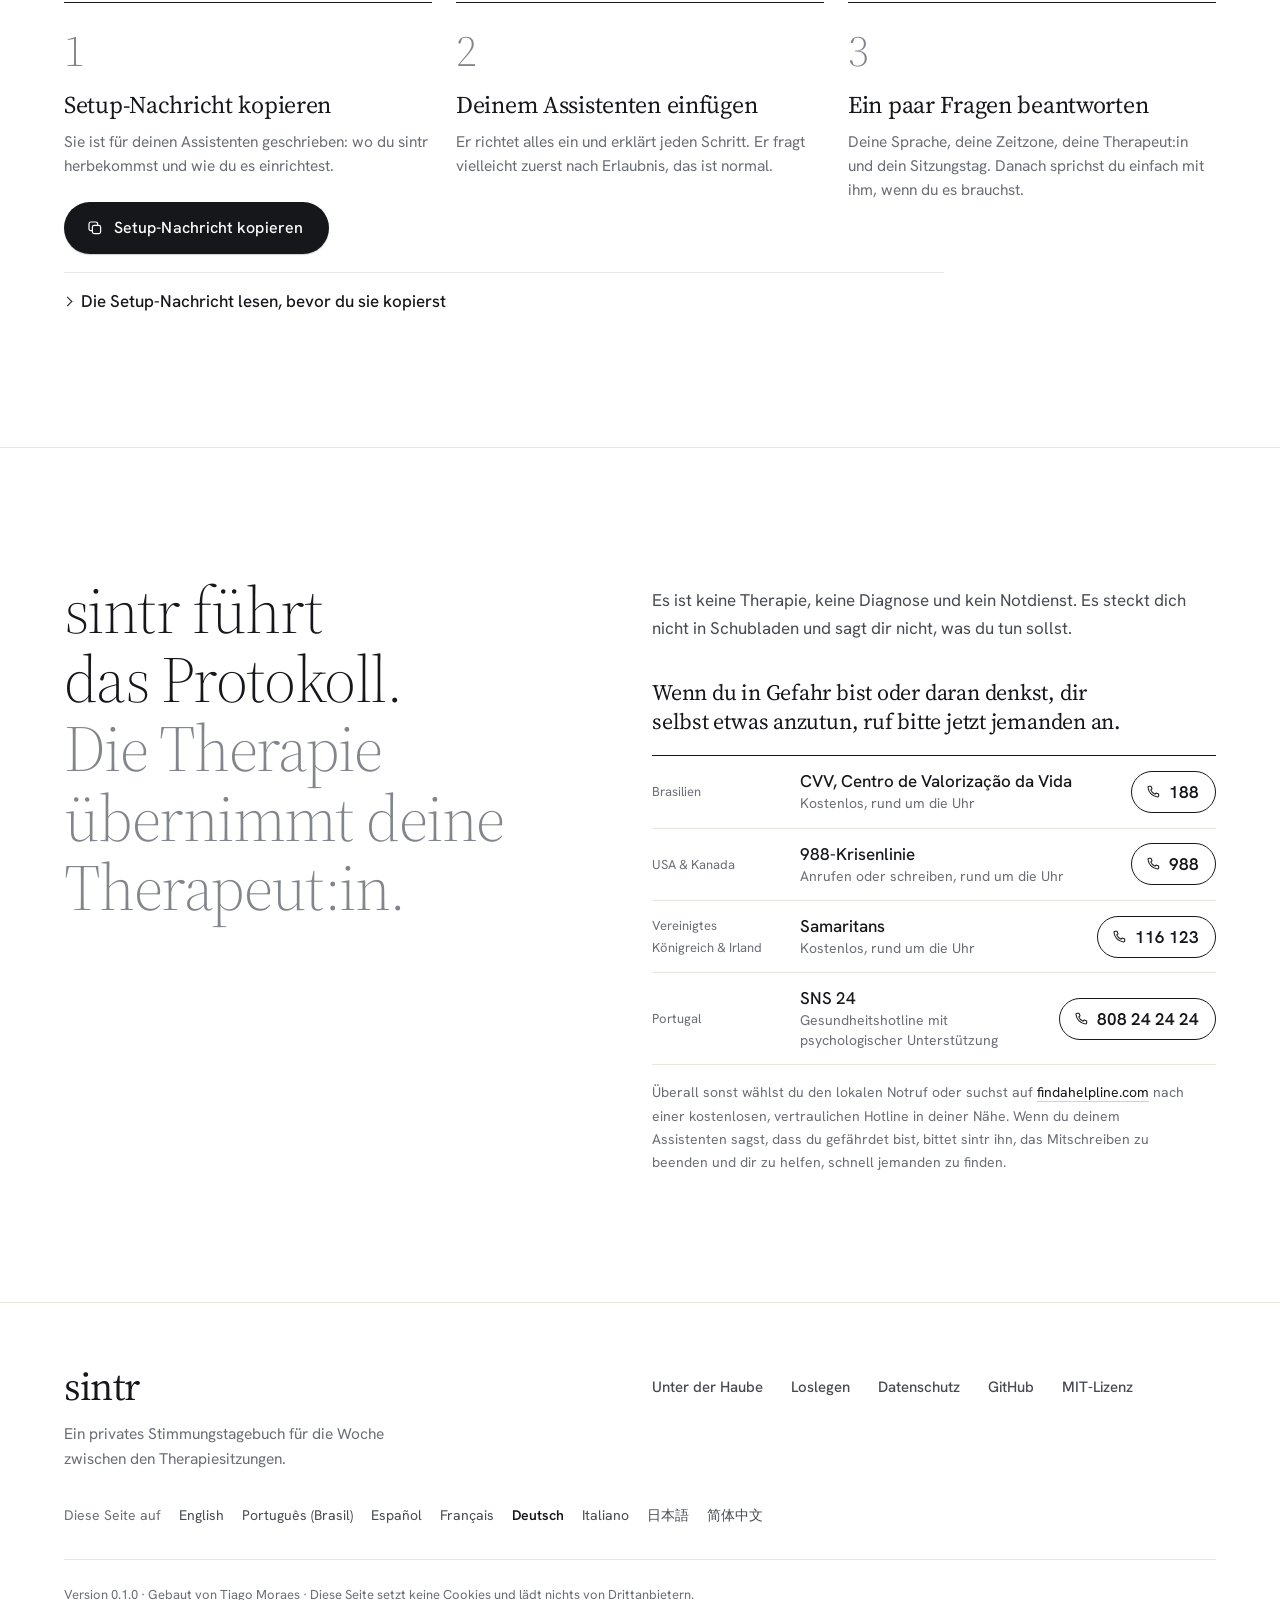
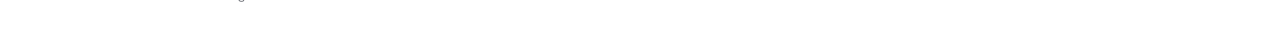
<file: site/de/index.html>
<!doctype html>
<html lang="de" data-time="morning">
<head>
  <meta charset="utf-8">
  <meta name="viewport" content="width=device-width, initial-scale=1">
  <title data-i18n="meta.title">sintr – ein privates Stimmungstagebuch für die Woche zwischen den Therapiesitzungen</title>
  <meta name="description" content="sintr ist ein privates Stimmungstagebuch, das du führst, indem du mit deinem KI-Assistenten sprichst. Vor jeder Therapiesitzung liegt deine Woche auf einer Seite bereit, in deinen eigenen Worten. Sie wird nur mit deiner Therapeut:in geteilt, wenn du es sagst. Sie bleibt auf deinem eigenen Computer." data-i18n-attr="content:meta.description">
  <meta name="theme-color" content="#ffffff">
  <meta name="color-scheme" content="light">
  <link rel="canonical" href="https://sintr.tiagomoraes.cloud/de/">
  <meta property="og:type" content="website">
  <meta property="og:url" content="https://sintr.tiagomoraes.cloud/de/">
  <meta property="og:title" content="sintr – die Woche zwischen den Sitzungen, in deinen eigenen Worten" data-i18n-attr="content:meta.og_title">
  <meta property="og:description" content="Ein privates Stimmungstagebuch, das du führst, indem du mit deinem KI-Assistenten sprichst. Vor jeder Sitzung deine Woche auf einer Seite, nur geteilt, wenn du es sagst." data-i18n-attr="content:meta.og_description">
  <meta property="og:image" content="https://sintr.tiagomoraes.cloud/og.png">
  <meta property="og:image:width" content="1200">
  <meta property="og:image:height" content="630">
  <meta name="twitter:card" content="summary_large_image">
  <link rel="icon" href="../favicon.svg" type="image/svg+xml">
  <link rel="preload" href="../fonts/source-serif-4-roman.woff2" as="font" type="font/woff2" crossorigin>
  <link rel="preload" href="../fonts/hanken-grotesk.woff2" as="font" type="font/woff2" crossorigin>
  <script>
    /* Motion is opt-in: content renders fully without JS, and only browsers that
       welcome motion and can observe scroll get the light and reveal behavior. */
    (function (d) {
      d.classList.add('js');
      try {
        if ('IntersectionObserver' in window && !matchMedia('(prefers-reduced-motion: reduce)').matches) {
          d.classList.add('motion');
        }
      } catch (e) {}
    })(document.documentElement);
  </script>
  <!-- i18n:head -->
  <link rel="alternate" hreflang="en" href="https://sintr.tiagomoraes.cloud/">
  <link rel="alternate" hreflang="pt-BR" href="https://sintr.tiagomoraes.cloud/pt-br/">
  <link rel="alternate" hreflang="es" href="https://sintr.tiagomoraes.cloud/es/">
  <link rel="alternate" hreflang="fr" href="https://sintr.tiagomoraes.cloud/fr/">
  <link rel="alternate" hreflang="de" href="https://sintr.tiagomoraes.cloud/de/">
  <link rel="alternate" hreflang="it" href="https://sintr.tiagomoraes.cloud/it/">
  <link rel="alternate" hreflang="ja" href="https://sintr.tiagomoraes.cloud/ja/">
  <link rel="alternate" hreflang="zh-Hans" href="https://sintr.tiagomoraes.cloud/zh/">
  <link rel="alternate" hreflang="x-default" href="https://sintr.tiagomoraes.cloud/">
  <meta property="og:locale" content="de_DE">
  <meta property="og:locale:alternate" content="en_US">
  <meta property="og:locale:alternate" content="pt_BR">
  <meta property="og:locale:alternate" content="es_ES">
  <meta property="og:locale:alternate" content="fr_FR">
  <meta property="og:locale:alternate" content="it_IT">
  <meta property="og:locale:alternate" content="ja_JP">
  <meta property="og:locale:alternate" content="zh_CN">
  <!-- /i18n:head -->
  <link rel="stylesheet" href="../styles.css?v=dev">
</head>
<body data-i18n-attr="data-copy-failed:ui.copy_failed" data-copy-failed="Kopieren hat nicht geklappt. Markiere den Text, um ihn zu kopieren.">
  <a class="skip" href="#main" data-i18n="nav.skip">Zum Inhalt springen</a>

  <!-- Window light: the page's only color. Purely decorative. -->
  <div class="sun" aria-hidden="true">
    <svg class="sun__svg" viewBox="0 0 1000 1000" focusable="false">
      <defs>
        <linearGradient id="sun-grad" x1="0" y1="0" x2="1" y2="1">
          <stop offset=".18" class="sun__s1"/>
          <stop offset=".5" class="sun__s2"/>
          <stop offset=".82" class="sun__s3"/>
        </linearGradient>
        <filter id="sun-edge" x="-30%" y="-30%" width="160%" height="160%">
          <feGaussianBlur stdDeviation="11"/>
        </filter>
        <filter id="sun-leaf" x="-30%" y="-30%" width="160%" height="160%">
          <feGaussianBlur stdDeviation="3.4"/>
        </filter>
        <filter id="sun-grain" x="0" y="0" width="100%" height="100%">
          <feTurbulence type="fractalNoise" baseFrequency=".9" numOctaves="2" stitchTiles="stitch"/>
          <feColorMatrix values="0 0 0 0 .42  0 0 0 0 .42  0 0 0 0 .44  0 0 0 .11 0"/>
        </filter>
        <!-- a tall two-by-three window, projected obliquely onto the wall -->
        <mask id="sun-window" maskUnits="userSpaceOnUse" x="-500" y="-500" width="2000" height="2000">
          <g filter="url(#sun-edge)" fill="#fff" transform="translate(430 110) skewX(-15) skewY(8)">
            <rect x="0" y="0" width="150" height="188" rx="3"/>
            <rect x="166" y="0" width="150" height="188" rx="3"/>
            <rect x="0" y="204" width="150" height="188" rx="3"/>
            <rect x="166" y="204" width="150" height="188" rx="3"/>
            <rect x="0" y="408" width="150" height="188" rx="3"/>
            <rect x="166" y="408" width="150" height="188" rx="3"/>
          </g>
        </mask>
      </defs>
      <g mask="url(#sun-window)">
        <rect x="200" y="60" width="600" height="840" fill="url(#sun-grad)"/>
        <rect x="200" y="60" width="600" height="840" filter="url(#sun-grain)"/>
        <g class="sun__leaves" filter="url(#sun-leaf)">
          <g class="sun__branch sun__branch--a">
            <path class="sun__stem" d="M960 60 C 870 120, 800 170, 700 250 S 560 380, 500 470"/>
            <path d="M900 104c-26-30-68-34-92-16 25 27 62 34 92 16z"/>
            <path d="M866 128c9-39-10-76-39-87-7 36 9 71 39 87z"/>
            <path d="M816 164c-32-23-74-20-94 4 28 19 67 21 94-4z"/>
            <path d="M786 186c14-37 2-78-25-92-12 34-2 73 25 92z"/>
            <path d="M733 225c-35-16-76-5-90 21 32 12 71 5 90-21z"/>
            <path d="M701 250c19-34 16-76-7-94-18 30-16 69 7 94z"/>
            <path d="M651 291c-35-11-74 5-85 34 34 7 69-5 85-34z"/>
            <path d="M618 321c25-30 28-73 7-94-21 27-25 66-7 94z"/>
            <path d="M575 362c-37-5-73 16-80 46 34 2 67-16 80-46z"/>
            <path d="M545 398c27-27 35-67 18-92-23 23-32 62-18 92z"/>
            <path d="M515 442c-35 2-65 28-67 58 34-5 62-28 67-58z"/>
          </g>
          <g class="sun__branch sun__branch--b">
            <path class="sun__stem" d="M960 560 C 890 600, 830 650, 780 720 S 700 840, 690 920"/>
            <path d="M902 590c-21-32-62-43-89-30 20 30 57 43 89 30z"/>
            <path d="M865 615c16-35 7-76-18-92-12 34-5 71 18 92z"/>
            <path d="M821 657c-30-25-73-27-94-5 27 23 66 27 94 5z"/>
            <path d="M796 686c19-34 18-74-4-94-18 30-18 69 4 94z"/>
            <path d="M757 739c-34-18-74-9-90 16 32 14 71 9 90-16z"/>
            <path d="M732 776c25-28 30-69 11-92-21 25-27 64-11 92z"/>
          </g>
        </g>
      </g>
    </svg>
  </div>

  <header class="top">
    <div class="wrap top__inner">
      <a class="mark" href="#main" aria-label="sintr, zurück nach oben" data-i18n-attr="aria-label:nav.home_label">
        <svg class="mark__glyph" viewBox="0 0 32 32" aria-hidden="true" focusable="false">
          <defs>
            <linearGradient id="mark-grad" x1="0" y1="0" x2="1" y2="1">
              <stop offset="0" stop-color="#cfe3f3"/>
              <stop offset=".55" stop-color="#f6e1d3"/>
              <stop offset="1" stop-color="#f7cfb5"/>
            </linearGradient>
          </defs>
          <rect width="32" height="32" rx="8" fill="#16171a"/>
          <g fill="url(#mark-grad)" transform="translate(10.4 6.2) skewX(-14)">
            <rect x="0" y="0" width="6" height="8.8" rx="1"/>
            <rect x="7.2" y="0" width="6" height="8.8" rx="1"/>
            <rect x="0" y="10.2" width="6" height="8.8" rx="1"/>
            <rect x="7.2" y="10.2" width="6" height="8.8" rx="1"/>
          </g>
        </svg>
        <span class="mark__word">sintr</span>
      </a>
      <nav class="top__nav" aria-label="Hauptnavigation" data-i18n-attr="aria-label:nav.primary_label">
        <a class="top__link" href="#week" data-i18n="nav.how">So funktioniert's</a>
        <a class="top__link" href="#privacy" data-i18n="nav.privacy">Datenschutz</a>
        <a class="top__link" href="../tech/" data-i18n="nav.tech">Unter der Haube</a>
        <!-- i18n:switcher -->
        <details class="langs">
          <summary class="langs__toggle" aria-label="Sprache: Deutsch"><svg class="ico" viewBox="0 0 24 24" aria-hidden="true" focusable="false"><circle cx="12" cy="12" r="8.5"/><path d="M3.5 12h17M12 3.5c2.3 2.3 3.5 5.2 3.5 8.5s-1.2 6.2-3.5 8.5M12 3.5C9.7 5.8 8.5 8.7 8.5 12s1.2 6.2 3.5 8.5"/></svg><span>DE</span></summary>
          <ul class="langs__menu" aria-label="Sprache">
            <li><a href="../?lang=en" hreflang="en" lang="en" data-lang="en">English</a></li>
            <li><a href="../pt-br/" hreflang="pt-BR" lang="pt-BR" data-lang="pt">Português (Brasil)</a></li>
            <li><a href="../es/" hreflang="es" lang="es" data-lang="es">Español</a></li>
            <li><a href="../fr/" hreflang="fr" lang="fr" data-lang="fr">Français</a></li>
            <li><a href="../de/" hreflang="de" lang="de" data-lang="de" aria-current="true">Deutsch</a></li>
            <li><a href="../it/" hreflang="it" lang="it" data-lang="it">Italiano</a></li>
            <li><a href="../ja/" hreflang="ja" lang="ja" data-lang="ja">日本語</a></li>
            <li><a href="../zh/" hreflang="zh-Hans" lang="zh-Hans" data-lang="zh">简体中文</a></li>
          </ul>
        </details>
        <!-- /i18n:switcher -->
        <a class="btn btn--ink btn--sm" href="#start" data-i18n="nav.start">Loslegen</a>
      </nav>
    </div>
  </header>

  <main id="main">
    <!-- ───────────────────────── Hero ───────────────────────── -->
    <section class="hero" data-time="morning" aria-labelledby="hero-title">
      <div class="wrap hero__grid">
        <div class="hero__copy">
          <h1 id="hero-title" class="display" data-i18n="hero.title">Die Woche zwischen den Sitzungen, festgehalten in <span class="hl">deinen eigenen Worten.</span></h1>
          <p class="lede" data-i18n="hero.lede">sintr ist ein privates Stimmungstagebuch, das du führst, indem du mit deinem KI-Assistenten sprichst. Vor jeder Therapiesitzung liegt deine Woche auf einer Seite bereit, für dich und deine&nbsp;Therapeut:in.</p>
          <div class="hero__actions">
            <a class="btn btn--ink" href="#start" data-i18n="hero.cta">Loslegen</a>
            <a class="link" href="#week" data-i18n="hero.cta_more">So funktioniert's</a>
          </div>
        </div>

        <div class="hero__art" data-depth="-0.06">
          <figure class="note note--hero" data-write aria-label="Ein Moment, aufgeschrieben: fiktives Beispiel" data-i18n-attr="aria-label:card.label">
            <figcaption class="note__head"><span class="note__when" data-i18n="card.when">Dienstag, 19:40</span><span class="note__tag" data-i18n="card.tag">Gespeicherter Moment</span></figcaption>
            <dl class="note__rows">
              <div class="note__row ln"><dt data-i18n="card.happened_label">Was passiert ist</dt><dd data-i18n="card.happened">Drei neue Aufgaben in einem Sprint. Zu allem Ja gesagt.</dd></div>
              <div class="note__row ln"><dt data-i18n="card.mind_label">Was dir durch den Kopf ging</dt><dd data-i18n="card.mind"><q class="said">Das schaffe ich auf keinen Fall</q></dd></div>
              <div class="note__row ln"><dt data-i18n="card.felt_label">Wie du dich gefühlt hast</dt><dd data-i18n="card.felt">Angst <span class="note__scale">85 von 100</span></dd></div>
              <div class="note__row ln"><dt data-i18n="card.body_label">In deinem Körper</dt><dd data-i18n="card.body">Enge in der Brust, verspannter Kiefer</dd></div>
            </dl>
          </figure>
        </div>
      </div>
    </section>

    <!-- ───────────────────────── Why ───────────────────────── -->
    <section class="idea idea--lean" data-time="noon" aria-labelledby="idea-title">
      <div class="wrap idea__grid">
        <h2 id="idea-title" class="statement" data-reveal>
          <span class="statement__a" data-i18n="why.a">Die Therapie hat fünfzig Minuten pro&nbsp;Woche.</span>
          <span class="statement__b" data-i18n="why.b">Deine Woche findet im Rest davon&nbsp;statt.</span>
        </h2>
        <p class="prose idea__why" data-reveal data-i18n="why.body">Bis zur Sitzung ist der Dienstag nur noch Nebel. Du erinnerst dich daran, wie es dir heute geht. Was dich mitten in der Woche erschüttert hat, wird nie ganz&nbsp;erzählt.</p>
      </div>
    </section>

    <!-- ───────────────────────── How it feels ───────────────────────── -->
    <div id="week" class="week">
      <!-- Tuesday -->
      <section class="day day--capture" data-time="dusk" aria-labelledby="capture-title">
        <div class="wrap day__grid">
          <div class="day__copy">
            <h3 id="capture-title" class="h-day" data-reveal data-i18n="capture.title"><span class="when">Dienstag, 19:40&nbsp;Uhr.</span> Erzähl es, solange es noch frisch&nbsp;ist.</h3>
            <p class="prose" data-reveal data-i18n="capture.body">Du erzählst deinem Assistenten, was passiert ist, so wie du es einer vertrauten Person erzählen würdest. Er stellt eine oder zwei Fragen und speichert es dann&nbsp;ab.</p>
            <p class="prose prose--quiet" data-reveal data-i18n="capture.quiet">An gewöhnlichen Tagen reicht eine&nbsp;Zeile.</p>
          </div>

          <div class="day__art" data-depth="-0.05">
            <div class="chat" aria-label="Beispielgespräch mit einem KI-Assistenten" data-i18n-attr="aria-label:capture.chat_label">
              <p class="chat__msg chat__msg--you" data-reveal data-i18n="capture.msg1">Können wir aufschreiben, was bei der Planung passiert ist? Ich bin noch ganz&nbsp;aufgewühlt.</p>
              <p class="chat__msg chat__msg--agent" data-reveal data-i18n="capture.msg2">Klar. Was ist dir in dem Moment durch den Kopf gegangen, und wie stark war die Angst, von 0 bis&nbsp;100?</p>
              <p class="chat__msg chat__msg--you" data-reveal data-i18n="capture.msg3">„Das schaffe ich auf keinen Fall.“ Etwa&nbsp;85.</p>
              <p class="chat__msg chat__msg--agent" data-reveal data-i18n="capture.msg4">Gespeichert. Wir können uns den Gedanken jetzt genauer ansehen oder ihn für deine&nbsp;Sitzung aufheben.</p>
              <p class="chat__when" data-reveal data-i18n="capture.thursday">Donnerstag, 8:50&nbsp;Uhr</p>
              <p class="chat__msg chat__msg--you" data-reveal data-i18n="capture.msg5">Stimmung 2 von 5, 5½&nbsp;Stunden geschlafen.</p>
              <p class="chat__msg chat__msg--agent" data-reveal data-i18n="capture.msg6">Für Donnerstag vermerkt.</p>
            </div>
          </div>
        </div>
      </section>

      <!-- Monday, an hour before the session -->
      <section class="day day--report" data-time="golden" aria-labelledby="report-title">
        <div class="wrap">
          <div class="report__head">
            <h3 id="report-title" class="h-day h-day--wide" data-reveal data-i18n="report.title"><span class="when">Montag, 17&nbsp;Uhr.</span> Die Woche fügt sich&nbsp;zusammen.</h3>
            <p class="prose" data-reveal data-i18n="report.body">Eine Stunde vor deiner Sitzung macht dein Assistent daraus ein kurzes PDF: wie die Woche war, worüber du sprechen möchtest, ein Diagramm deiner Stimmung und deines Schlafs und die Momente, die herausstachen, in deinen eigenen Worten. Muster werden als Beobachtungen festgehalten, nie als&nbsp;Diagnosen.</p>
          </div>

          <div class="report__grid">
            <div class="report__doc" data-depth="-0.03">
              <!-- i18n:report-toggle -->
              <input class="sr-only" type="radio" name="report-lang" id="rl-pt" checked>
              <input class="sr-only" type="radio" name="report-lang" id="rl-en">
              <div class="seg" role="presentation">
                <span class="seg__label" data-i18n="report.read_in">Lesen in</span>
                <label class="seg__opt seg__opt--pt" for="rl-pt">Português <span class="seg__hint" data-i18n="report.original">Original</span></label>
                <label class="seg__opt seg__opt--en" for="rl-en" data-i18n-local="name">Deutsch</label>
              </div>
              <!-- /i18n:report-toggle -->
              <p class="paper__status" data-i18n="report.status"><span class="paper__dot" aria-hidden="true"></span> Entwurf, wartet auf dich</p>

              <article class="paper paper--pt" lang="pt-BR" aria-label="Beispiel-Wochenbericht, portugiesisches Original, gekürzt" data-i18n-attr="aria-label:report.original_label">
                <h4 class="paper__title">12 a 18 de outubro. A semana de Demo Person, nas próprias palavras.</h4>
                <h5>Como foi a semana</h5>
                <p>Uma semana puxada no trabalho. Os dois momentos mais difíceis vieram cedo: o planejamento de terça, quando chegaram três demandas de uma vez, e a conversa de feedback de quinta. Na sexta veio o melhor momento: uma caminhada sem celular no almoço, a primeira em semanas.</p>
                <h5>Para conversar na sessão</h5>
                <ul>
                  <li>O feedback do gestor.</li>
                  <li>A ansiedade de domingo à tarde, que voltou pelo segundo domingo seguido.</li>
                </ul>
                <h5>Momentos que marcaram</h5>
                <ul>
                  <li><b>Ter, 13/10</b> — Planejamento com três demandas na mesma sprint: <mark>“eu não vou dar conta disso”</mark>. Ansiedade 85. Aceitou as três na hora.</li>
                  <li><b>Sex, 16/10</b> — Caminhada sem celular no almoço: <mark>“primeira vez em semanas que parei no meio do dia”</mark>. Alívio 60.</li>
                </ul>
                <h5>O que se repetiu</h5>
                <ul>
                  <li><b>11 e 18/10</b> — No fim da tarde de domingo, ansiedade e o mesmo pensamento: <mark>“amanhã começa tudo de novo”</mark>.</li>
                </ul>
                <p class="paper__foot">Preparado a partir de autorregistros com a ajuda de um assistente pessoal, e revisado por Demo Person antes do envio. Observações, não diagnósticos. Não é uma avaliação clínica.</p>
              </article>

              <!-- i18n:report-local -->
              <article class="paper paper--en" lang="de" aria-label="Beispiel-Wochenbericht, deutsche Übersetzung, gekürzt" data-i18n-attr="aria-label:report.local_label" data-i18n-local="lang">
                <h4 class="paper__title" data-i18n="report.doc_title">12. bis 18. Oktober. Die Woche von Demo Person, in eigenen Worten.</h4>
                <h5 data-i18n="report.doc_week_h">Wie die Woche war</h5>
                <p data-i18n="report.doc_week">Eine anstrengende Woche bei der Arbeit. Die zwei schwersten Momente kamen früh: die Planung am Dienstag, als drei neue Aufgaben auf einmal kamen, und das Feedbackgespräch am Donnerstag. Der Freitag brachte den besten Moment: ein Spaziergang in der Mittagspause ohne Handy, der erste seit Wochen.</p>
                <h5 data-i18n="report.doc_session_h">Für die Sitzung</h5>
                <ul>
                  <li data-i18n="report.doc_session1">Das Feedback der Führungskraft.</li>
                  <li data-i18n="report.doc_session2">Die Angst am Sonntagnachmittag, schon den zweiten Sonntag in Folge.</li>
                </ul>
                <h5 data-i18n="report.doc_moments_h">Momente, die herausstachen</h5>
                <ul>
                  <li data-i18n="report.doc_moment1"><b>Di., 13. Okt.</b> – Planung, drei neue Aufgaben im selben Sprint: <mark>„Das schaffe ich auf keinen Fall“</mark>. Angst 85. Hat alle drei sofort angenommen.</li>
                  <li data-i18n="report.doc_moment2"><b>Fr., 16. Okt.</b> – Ein Spaziergang in der Mittagspause ohne Handy: <mark>„das erste Mal seit Wochen, dass ich mitten am Tag anhalte“</mark>. Erleichterung 60.</li>
                </ul>
                <h5 data-i18n="report.doc_patterns_h">Was sich wiederholte</h5>
                <ul>
                  <li data-i18n="report.doc_pattern1"><b>11. und 18. Okt.</b> – Am späten Sonntagnachmittag Angst und derselbe Gedanke: <mark>„morgen fängt alles wieder von vorne an“</mark>.</li>
                </ul>
                <p class="paper__foot" data-i18n="report.doc_foot">Aus eigenen Aufzeichnungen mit Hilfe eines persönlichen Assistenten erstellt und vor dem Versand von Demo Person geprüft. Beobachtungen, keine Diagnosen. Keine klinische Beurteilung.</p>
              </article>
              <!-- /i18n:report-local -->
              <p class="report__src" data-i18n="report.source">Gekürzt aus einem fiktiven Beispiel; der vollständige Bericht ist ein <a class="link" href="https://github.com/tiagomoraes/sintr/blob/main/docs/example-report.pdf">vierseitiges PDF</a>. Diese Person schreibt auf Portugiesisch, deshalb auch ihr Bericht; deiner entsteht in deiner&nbsp;Sprache.</p>
            </div>

            <aside class="report__flow" aria-labelledby="lifecycle-title">
              <h4 id="lifecycle-title" class="h-small" data-reveal data-i18n="report.lifecycle">Ohne dich geht nichts raus.</h4>
              <ol class="stations">
                <li class="stations__item" data-reveal>
                  <span class="stations__state" data-i18n="report.step1">Ein Entwurf, für dich</span>
                  <p data-i18n="report.step1_text">Lies das PDF und ändere, was du willst. Es ist deine Woche.</p>
                </li>
                <li class="stations__item stations__item--gate" data-reveal>
                  <span class="stations__state" data-i18n="report.step2">Dein Ja</span>
                  <p data-i18n="report.step2_text">Nur ein ausdrückliches „Abschicken“ schickt ihn los. Das passiert nie von allein.</p>
                </li>
                <li class="stations__item" data-reveal>
                  <span class="stations__state" data-i18n="report.step3">Gesendet</span>
                  <p data-i18n="report.step3_text">Dasselbe PDF geht an deine Therapeut:in, auf dem Weg, den du gewählt hast, mit einem Vermerk, wer es wann erhalten hat.</p>
                </li>
              </ol>
            </aside>
          </div>

          <p class="payoff" data-reveal data-i18n="report.payoff"><span class="when">Montag, 18&nbsp;Uhr.</span> Die Stunde beginnt mit dem Dienstag, nicht mit&nbsp;heute.</p>
        </div>
      </section>
    </div>

    <!-- ───────────────────────── Privacy ───────────────────────── -->
    <section id="privacy" class="privacy privacy--lean" data-time="night" aria-labelledby="privacy-title">
      <div class="wrap">
        <h2 id="privacy-title" class="h-section h-section--xl" data-reveal data-i18n="privacy.title">Deine Gedanken bleiben&nbsp;deine.</h2>
        <dl class="promises promises--three">
          <div class="promises__row" data-reveal><dt data-i18n="privacy.p1">Auf deinem Computer</dt><dd data-i18n="privacy.p1_text">Ein Ordner, wie ein Notizbuch in der Schublade. Keine App, kein Konto, keine&nbsp;Cloud.</dd></div>
          <div class="promises__row" data-reveal><dt data-i18n="privacy.p2">Nur für dich</dt><dd data-i18n="privacy.p2_text">Andere, die denselben Computer benutzen, können ihn nicht öffnen.</dd></div>
          <div class="promises__row" data-reveal><dt data-i18n="privacy.p3">Wird nie weitergegeben</dt><dd data-i18n="privacy.p3_text">Nichts wird in Chats oder andere Dienste kopiert, und Löschen heißt&nbsp;löschen.</dd></div>
        </dl>
        <p class="privacy__note" data-reveal data-i18n="privacy.note">Eine Sache solltest du wissen: Der KI-Assistent, mit dem du sprichst, schickt, was du eingibst, meist an das Unternehmen dahinter. Wähle einen, bei dem du dich wohlfühlst. <a class="link" href="../tech/#privacy">Technische&nbsp;Details</a></p>
      </div>
    </section>

    <!-- ───────────────────────── Get started ───────────────────────── -->
    <section id="start" class="start" data-time="late" aria-labelledby="start-title">
      <div class="wrap">
        <div class="start__head">
          <h2 id="start-title" class="h-section" data-reveal data-i18n="start.title">In drei&nbsp;Schritten loslegen.</h2>
          <p class="prose start__intro" data-reveal data-i18n="start.intro">Du brauchst einen KI-Assistenten, der auf deinem Computer läuft und dort Dateien speichern kann, zum Beispiel Claude Code, Hermes, OpenCode oder OpenClaw. Chats, die nur im Browser laufen, funktionieren nicht. Claude Cowork braucht einen zusätzlichen manuellen Schritt, <a class="link" href="../tech/#install-generic">der auf der technischen&nbsp;Seite beschrieben ist</a>.</p>
        </div>

        <ol class="steps">
          <li class="step" data-reveal>
            <h3 class="step__title" data-i18n="start.step1">Setup-Nachricht kopieren</h3>
            <p class="step__text" data-i18n="start.step1_text">Sie ist für deinen Assistenten geschrieben: wo du sintr herbekommst und wie du es einrichtest.</p>
            <div class="step__art">
              <a class="btn btn--ink" href="#setup-message" data-copy="#setup-text" data-copied="Kopiert. Jetzt einfügen." data-i18n-attr="data-copied:start.copied">
                <svg class="ico" viewBox="0 0 24 24" aria-hidden="true" focusable="false"><rect x="8.5" y="8.5" width="11" height="11" rx="2.5"/><path d="M15.5 8.5v-2A2.5 2.5 0 0 0 13 4H6.5A2.5 2.5 0 0 0 4 6.5V13a2.5 2.5 0 0 0 2.5 2.5h2"/></svg>
                <span data-label data-i18n="start.copy">Setup-Nachricht kopieren</span>
              </a>
            </div>
          </li>
          <li class="step" data-reveal>
            <h3 class="step__title" data-i18n="start.step2">Deinem Assistenten einfügen</h3>
            <p class="step__text" data-i18n="start.step2_text">Er richtet alles ein und erklärt jeden Schritt. Er fragt vielleicht zuerst nach Erlaubnis, das ist normal.</p>
          </li>
          <li class="step" data-reveal>
            <h3 class="step__title" data-i18n="start.step3">Ein paar Fragen beantworten</h3>
            <p class="step__text" data-i18n="start.step3_text">Deine Sprache, deine Zeitzone, deine Therapeut:in und dein Sitzungstag. Danach sprichst du einfach mit ihm, wenn du es brauchst.</p>
          </li>
        </ol>

        <details id="setup-message" class="setup ask__details" data-reveal>
          <summary data-i18n="start.summary">Die Setup-Nachricht lesen, bevor du sie kopierst</summary>
          <div class="setup__body">
            <blockquote id="setup-text" class="ask__text" data-i18n="start.message">Bitte richte sintr für mich ein. Es ist ein privates Tagebuch für meine Therapie, das du für mich als Dateien auf diesem Computer führst. Klone https://github.com/tiagomoraes/sintr.git, lies docs/INSTALL.md und starte das zu dir passende Installationsprogramm (./installers/install.sh mit hermes, claude-code oder generic) und verwende ~/sintr als Ordner für mein Tagebuch. Erkläre mir jeden Schritt in einfachen Worten, bevor du ihn machst. Öffne dann ~/sintr/config.md und fülle sie gemeinsam mit mir aus: Frag nacheinander nach meiner Sprache, meiner Zeitzone und meinen Therapiedaten, und lass alles leer, was ich dir nicht nenne. Behalte require_approval: true bei und sende niemals etwas an irgendjemanden, ohne mich vorher zu fragen.</blockquote>
            <p class="ask__foot" data-i18n="start.message_foot">Es verwendet nur, was im sintr-Projekt veröffentlicht ist.</p>
          </div>
        </details>
      </div>
    </section>

    <!-- ───────────────────────── Honesty ───────────────────────── -->
    <section class="honest" data-time="dawn" aria-labelledby="honest-title">
      <div class="wrap honest__grid">
        <h2 id="honest-title" class="statement statement--close" data-reveal>
          <span class="statement__a" data-i18n="honest.a">sintr führt das&nbsp;Protokoll.</span>
          <span class="statement__b" data-i18n="honest.b">Die Therapie übernimmt deine Therapeut:in.</span>
        </h2>
        <div class="honest__body">
          <p class="prose" data-reveal data-i18n="honest.body">Es ist keine Therapie, keine Diagnose und kein Notdienst. Es steckt dich nicht in Schubladen und sagt dir nicht, was du tun sollst.</p>
          <div class="lines" data-reveal>
            <p class="lines__title" id="lines-title" data-i18n="lines.title">Wenn du in Gefahr bist oder daran denkst, dir selbst etwas anzutun, ruf bitte&nbsp;jetzt jemanden an.</p>
            <ul class="lines__list" aria-labelledby="lines-title">
              <li class="line">
                <span class="line__where" data-i18n="lines.l1_where">Brasilien</span>
                <span class="line__who" data-i18n="lines.l1_who">CVV, Centro de Valorização da Vida<span class="line__how">Kostenlos, rund um die Uhr</span></span>
                <a class="line__call" href="tel:188" aria-label="CVV anrufen, 188" data-i18n-attr="aria-label:lines.l1_call"><svg class="ico" viewBox="0 0 24 24" aria-hidden="true" focusable="false"><path d="M6.2 3.5h2.9l1.5 3.9-2 1.4a12 12 0 0 0 6.6 6.6l1.4-2 3.9 1.5v2.9a1.7 1.7 0 0 1-1.8 1.7A16 16 0 0 1 4.5 5.3a1.7 1.7 0 0 1 1.7-1.8z"/></svg><span>188</span></a>
              </li>
              <li class="line">
                <span class="line__where" data-i18n="lines.l2_where">USA &amp; Kanada</span>
                <span class="line__who" data-i18n="lines.l2_who">988-Krisenlinie<span class="line__how">Anrufen oder schreiben, rund um die Uhr</span></span>
                <a class="line__call" href="tel:988" aria-label="Krisenlinie 988 anrufen, 988" data-i18n-attr="aria-label:lines.l2_call"><svg class="ico" viewBox="0 0 24 24" aria-hidden="true" focusable="false"><path d="M6.2 3.5h2.9l1.5 3.9-2 1.4a12 12 0 0 0 6.6 6.6l1.4-2 3.9 1.5v2.9a1.7 1.7 0 0 1-1.8 1.7A16 16 0 0 1 4.5 5.3a1.7 1.7 0 0 1 1.7-1.8z"/></svg><span>988</span></a>
              </li>
              <li class="line">
                <span class="line__where" data-i18n="lines.l3_where">Vereinigtes Königreich &amp; Irland</span>
                <span class="line__who" data-i18n="lines.l3_who">Samaritans<span class="line__how">Kostenlos, rund um die Uhr</span></span>
                <a class="line__call" href="tel:116123" aria-label="Samaritans anrufen, 116 123" data-i18n-attr="aria-label:lines.l3_call"><svg class="ico" viewBox="0 0 24 24" aria-hidden="true" focusable="false"><path d="M6.2 3.5h2.9l1.5 3.9-2 1.4a12 12 0 0 0 6.6 6.6l1.4-2 3.9 1.5v2.9a1.7 1.7 0 0 1-1.8 1.7A16 16 0 0 1 4.5 5.3a1.7 1.7 0 0 1 1.7-1.8z"/></svg><span>116 123</span></a>
              </li>
              <li class="line">
                <span class="line__where" data-i18n="lines.l4_where">Portugal</span>
                <span class="line__who" data-i18n="lines.l4_who">SNS 24<span class="line__how">Gesundheitshotline mit psychologischer Unterstützung</span></span>
                <a class="line__call" href="tel:808242424" aria-label="SNS 24 anrufen, 808 24 24 24" data-i18n-attr="aria-label:lines.l4_call"><svg class="ico" viewBox="0 0 24 24" aria-hidden="true" focusable="false"><path d="M6.2 3.5h2.9l1.5 3.9-2 1.4a12 12 0 0 0 6.6 6.6l1.4-2 3.9 1.5v2.9a1.7 1.7 0 0 1-1.8 1.7A16 16 0 0 1 4.5 5.3a1.7 1.7 0 0 1 1.7-1.8z"/></svg><span>808 24 24 24</span></a>
              </li>
            </ul>
            <p class="lines__note" data-i18n="lines.note">Überall sonst wählst du den lokalen Notruf oder suchst auf <a class="link" href="https://findahelpline.com">findahelpline.com</a> nach einer kostenlosen, vertraulichen Hotline in deiner Nähe. Wenn du deinem Assistenten sagst, dass du gefährdet bist, bittet sintr ihn, das Mitschreiben zu beenden und dir zu helfen, schnell jemanden zu finden.</p>
          </div>
        </div>
      </div>
    </section>
  </main>

  <footer class="foot" data-time="dawn">
    <div class="wrap foot__grid">
      <div class="foot__brand">
        <p class="mark mark--foot"><span class="mark__word">sintr</span></p>
        <p class="foot__line" data-i18n="foot.line">Ein privates Stimmungstagebuch für die Woche zwischen den&nbsp;Therapiesitzungen.</p>
      </div>
      <nav class="foot__links" aria-label="Mehr" data-i18n-attr="aria-label:foot.nav_label">
        <a href="../tech/" data-i18n="foot.tech">Unter der Haube</a>
        <a href="#start" data-i18n="foot.start">Loslegen</a>
        <a href="#privacy" data-i18n="foot.privacy">Datenschutz</a>
        <a href="https://github.com/tiagomoraes/sintr">GitHub</a>
        <a href="https://github.com/tiagomoraes/sintr/blob/main/LICENSE" data-i18n="foot.license">MIT-Lizenz</a>
      </nav>
      <!-- i18n:footer-langs -->
      <nav class="foot__langs" aria-label="Sprache"><span>Diese Seite auf</span> <a href="../?lang=en" hreflang="en" lang="en" data-lang="en">English</a> <a href="../pt-br/" hreflang="pt-BR" lang="pt-BR" data-lang="pt">Português (Brasil)</a> <a href="../es/" hreflang="es" lang="es" data-lang="es">Español</a> <a href="../fr/" hreflang="fr" lang="fr" data-lang="fr">Français</a> <a href="../de/" hreflang="de" lang="de" data-lang="de" aria-current="true">Deutsch</a> <a href="../it/" hreflang="it" lang="it" data-lang="it">Italiano</a> <a href="../ja/" hreflang="ja" lang="ja" data-lang="ja">日本語</a> <a href="../zh/" hreflang="zh-Hans" lang="zh-Hans" data-lang="zh">简体中文</a></nav>
      <!-- /i18n:footer-langs -->
      <p class="foot__fine" data-i18n="foot.fine">Version 0.1.0 · Gebaut von Tiago Moraes · Diese Seite setzt keine Cookies und lädt nichts von&nbsp;Drittanbietern.</p>
    </div>
  </footer>

  <p class="toast" role="status" aria-live="polite"></p>
  <script src="../main.js?v=dev" defer></script>
</body>
</html>
</file>
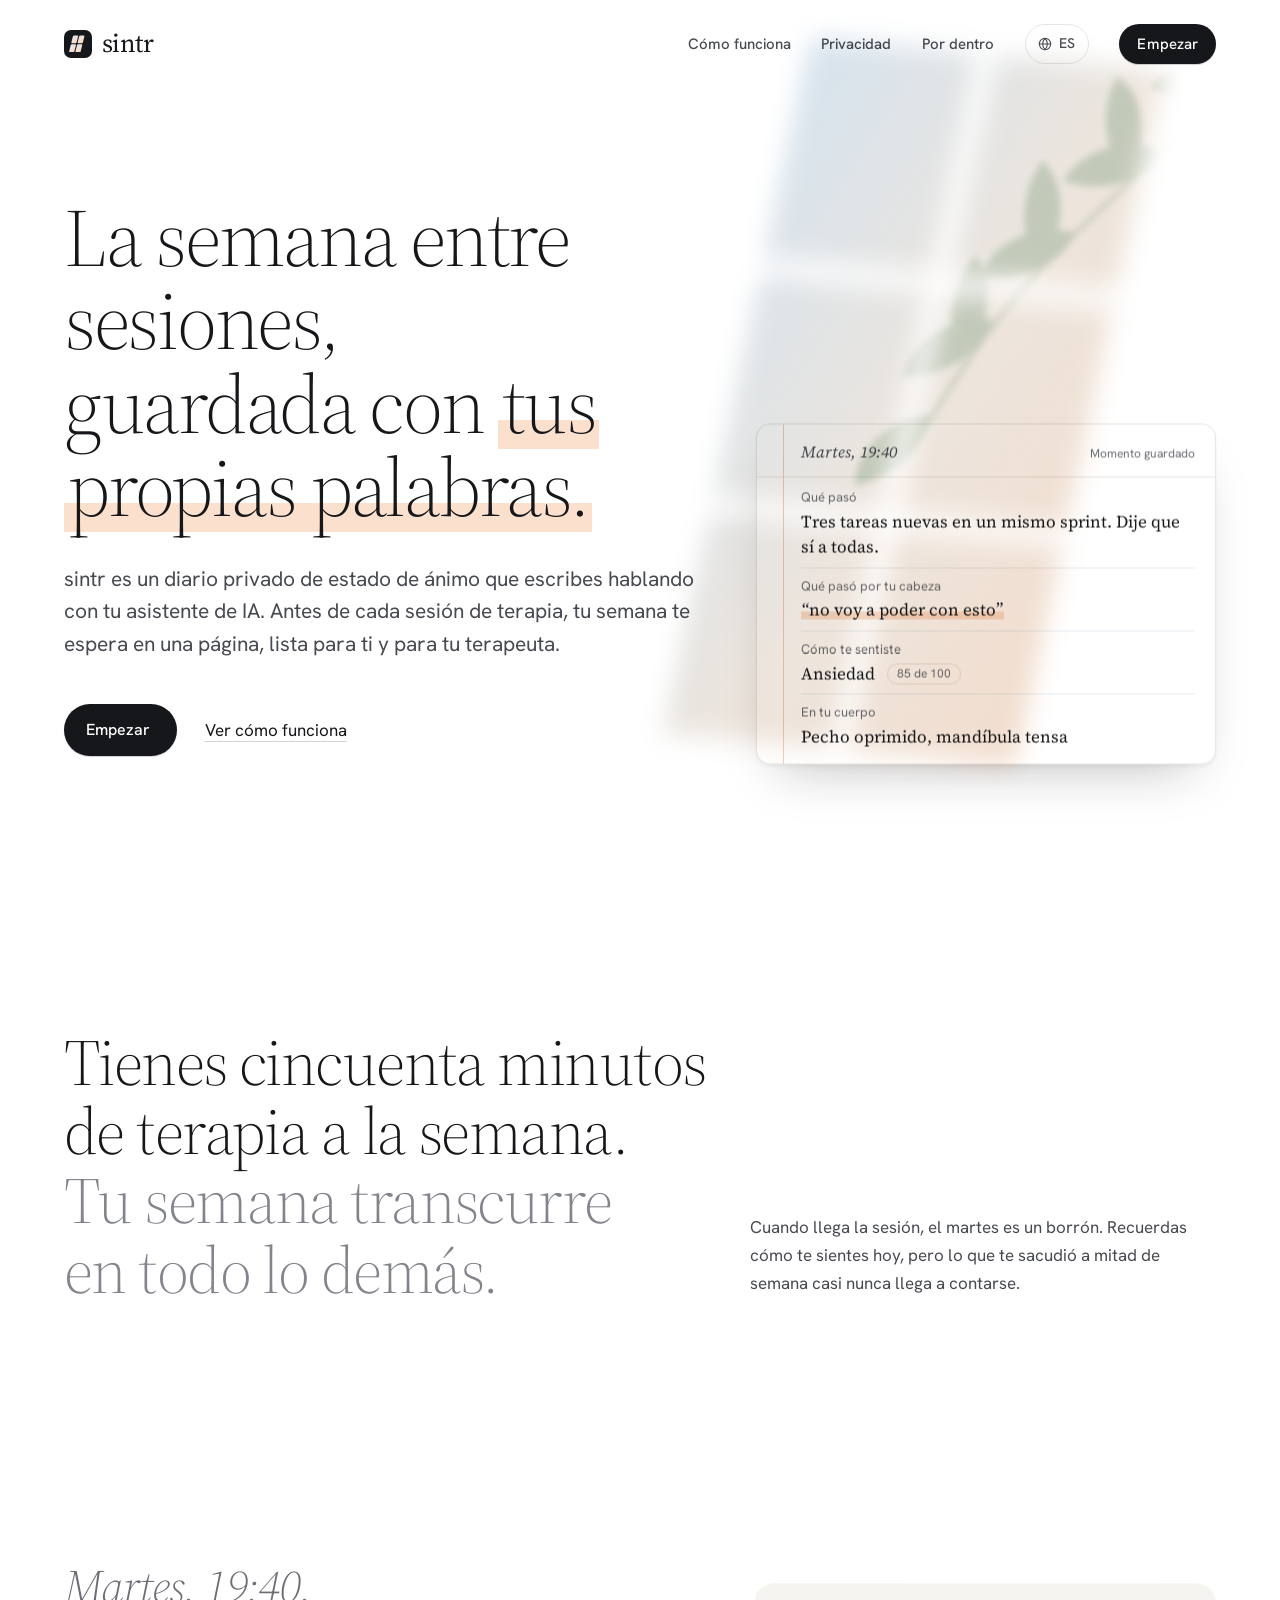
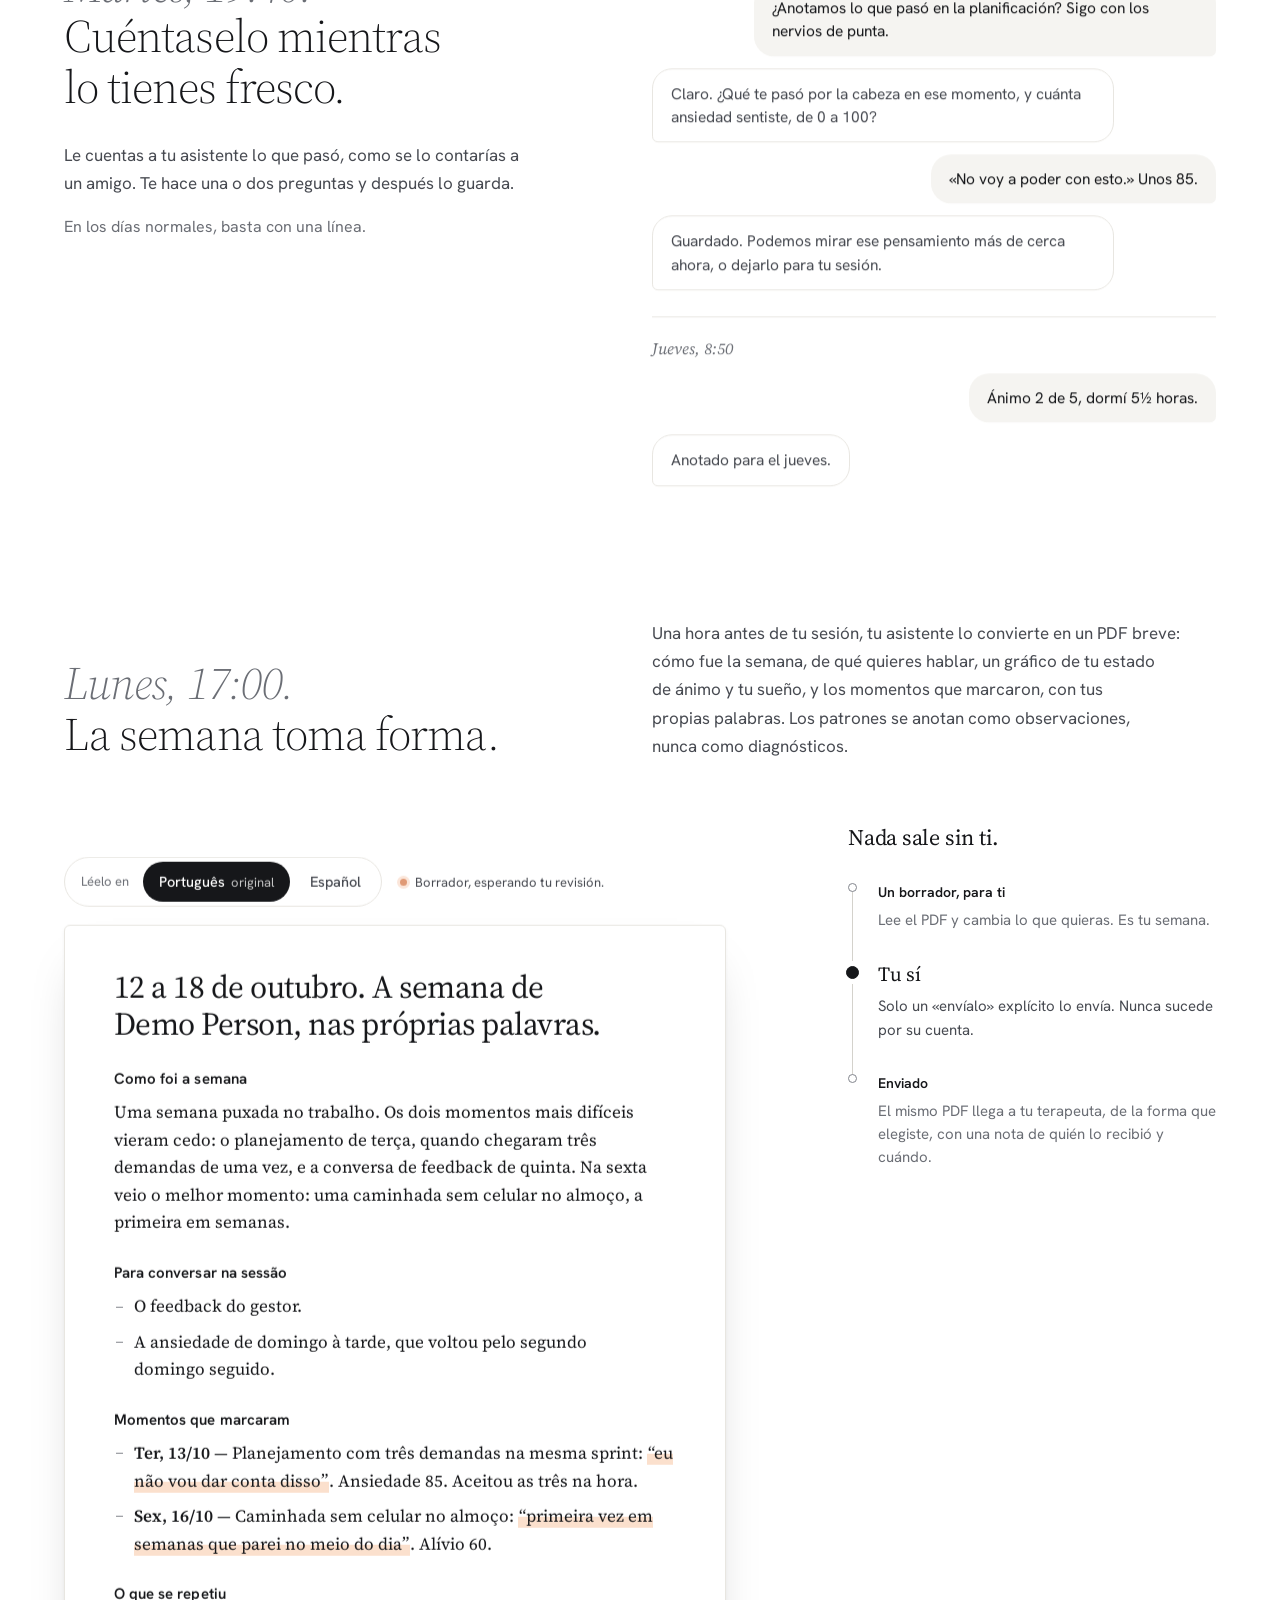
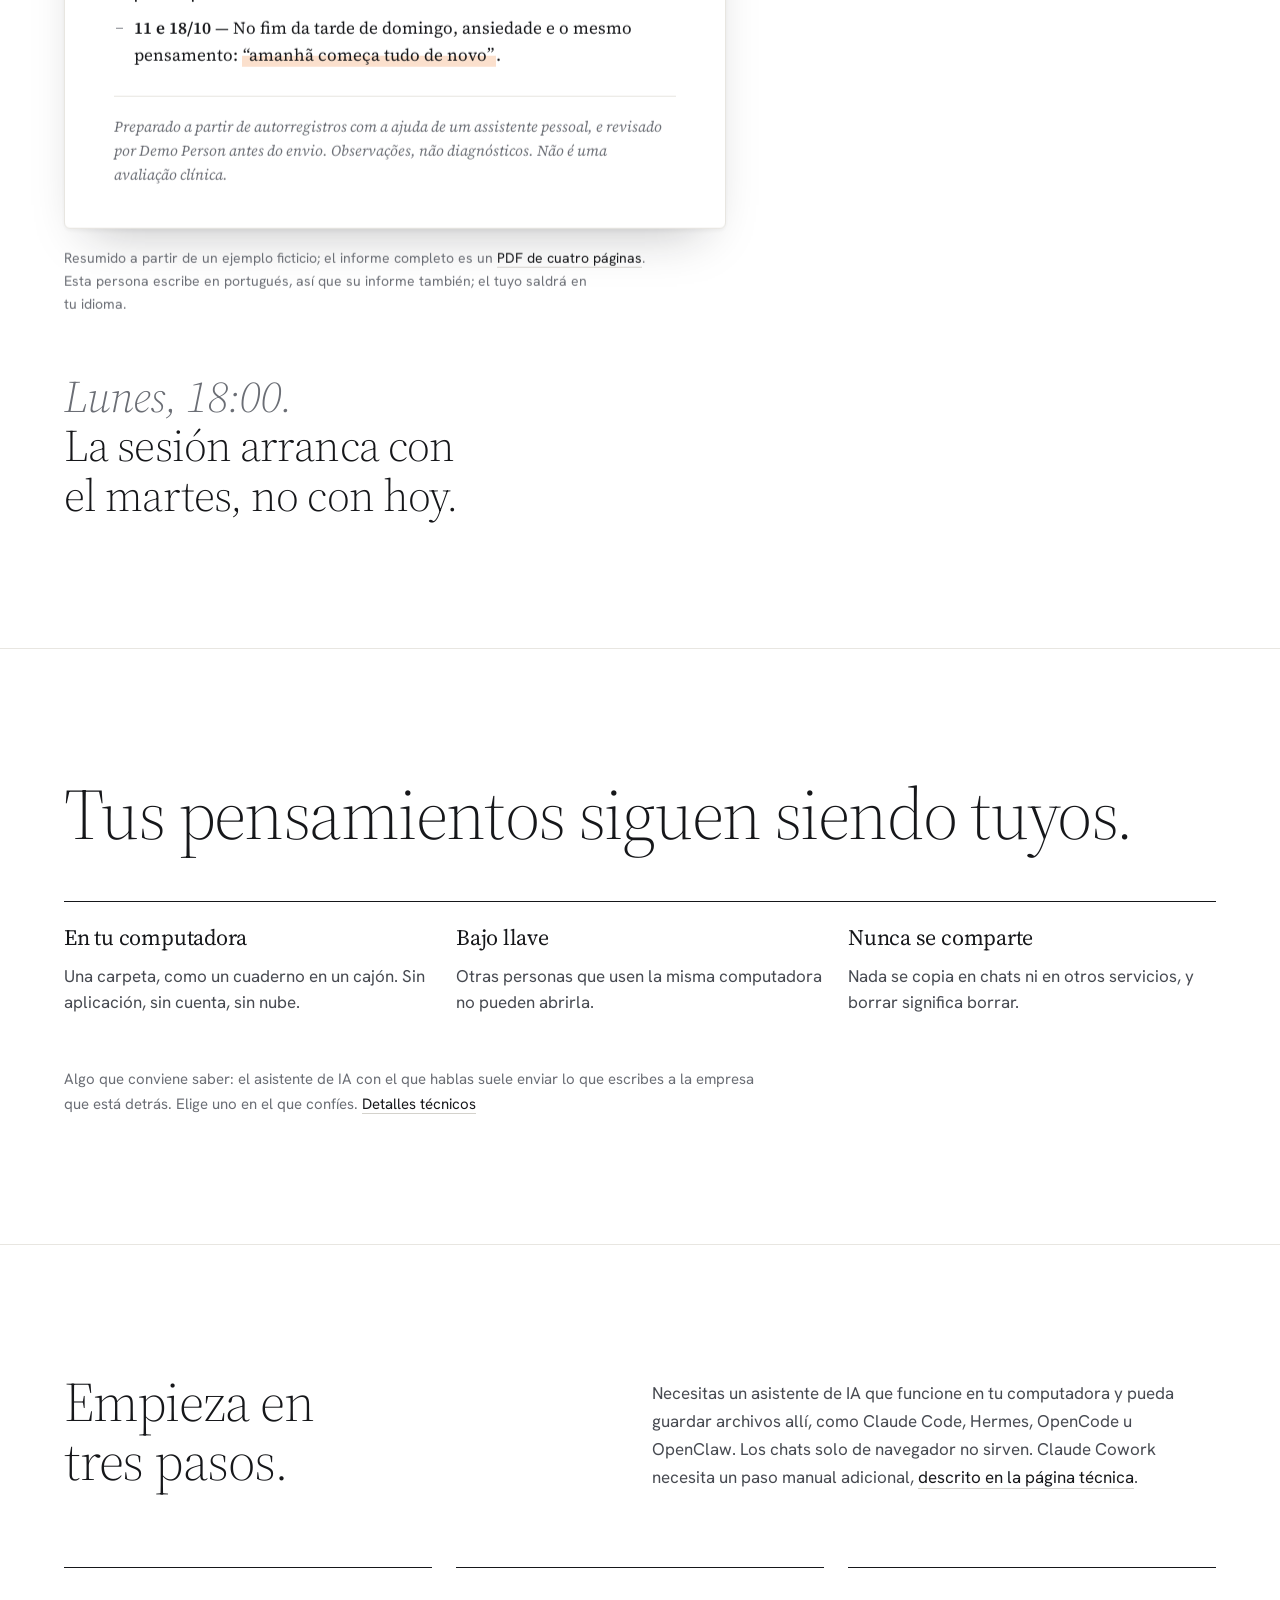
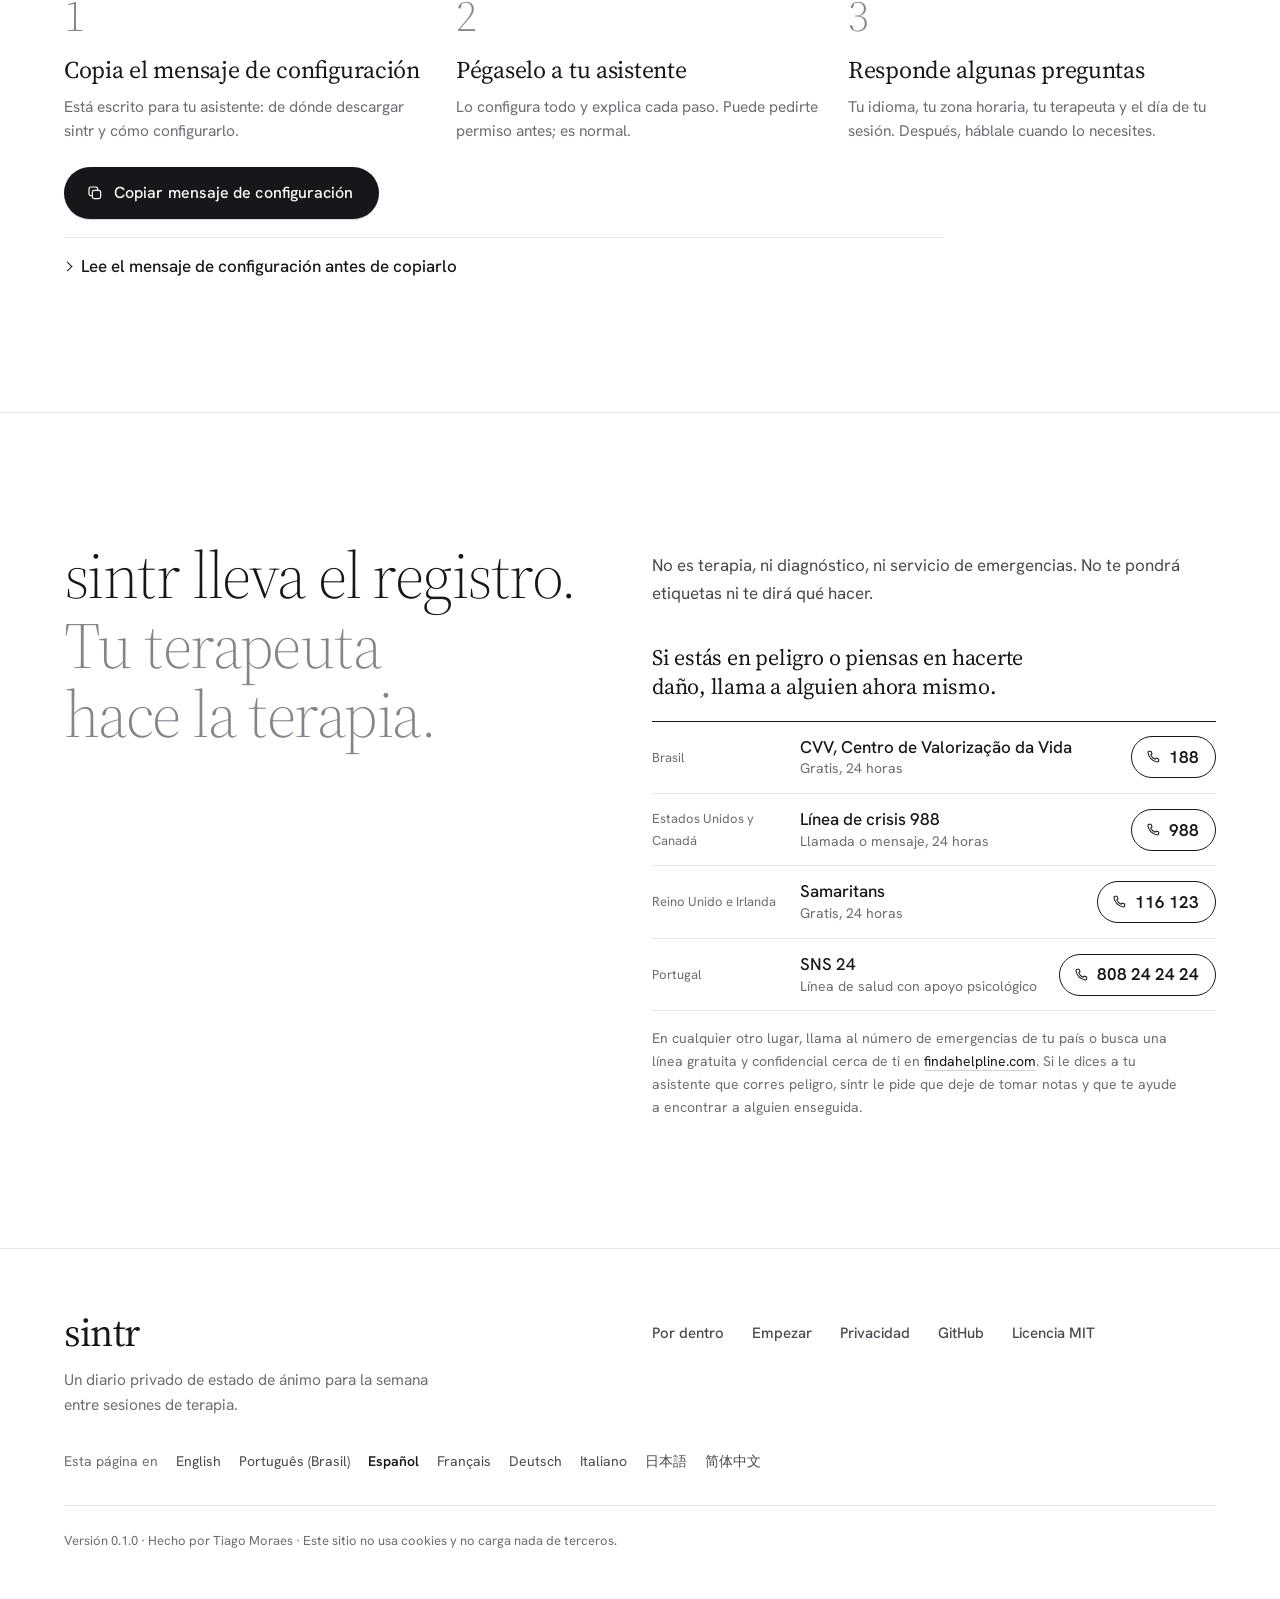
<file: site/es/index.html>
<!doctype html>
<html lang="es" data-time="morning">
<head>
  <meta charset="utf-8">
  <meta name="viewport" content="width=device-width, initial-scale=1">
  <title data-i18n="meta.title">sintr — un diario privado de estado de ánimo para la semana entre sesiones de terapia</title>
  <meta name="description" content="sintr es un diario privado de estado de ánimo que escribes hablando con tu asistente de IA. Antes de cada sesión de terapia, tu semana te espera en una sola página, con tus propias palabras, y solo la compartes con tu terapeuta si tú lo decides. Se queda en tu propia computadora." data-i18n-attr="content:meta.description">
  <meta name="theme-color" content="#ffffff">
  <meta name="color-scheme" content="light">
  <link rel="canonical" href="https://sintr.tiagomoraes.cloud/es/">
  <meta property="og:type" content="website">
  <meta property="og:url" content="https://sintr.tiagomoraes.cloud/es/">
  <meta property="og:title" content="sintr — la semana entre sesiones, guardada con tus propias palabras" data-i18n-attr="content:meta.og_title">
  <meta property="og:description" content="Un diario privado de estado de ánimo que escribes hablando con tu asistente de IA. Antes de cada sesión, tu semana en una página, y solo la compartes si tú lo decides." data-i18n-attr="content:meta.og_description">
  <meta property="og:image" content="https://sintr.tiagomoraes.cloud/og.png">
  <meta property="og:image:width" content="1200">
  <meta property="og:image:height" content="630">
  <meta name="twitter:card" content="summary_large_image">
  <link rel="icon" href="../favicon.svg" type="image/svg+xml">
  <link rel="preload" href="../fonts/source-serif-4-roman.woff2" as="font" type="font/woff2" crossorigin>
  <link rel="preload" href="../fonts/hanken-grotesk.woff2" as="font" type="font/woff2" crossorigin>
  <script>
    /* Motion is opt-in: content renders fully without JS, and only browsers that
       welcome motion and can observe scroll get the light and reveal behavior. */
    (function (d) {
      d.classList.add('js');
      try {
        if ('IntersectionObserver' in window && !matchMedia('(prefers-reduced-motion: reduce)').matches) {
          d.classList.add('motion');
        }
      } catch (e) {}
    })(document.documentElement);
  </script>
  <!-- i18n:head -->
  <link rel="alternate" hreflang="en" href="https://sintr.tiagomoraes.cloud/">
  <link rel="alternate" hreflang="pt-BR" href="https://sintr.tiagomoraes.cloud/pt-br/">
  <link rel="alternate" hreflang="es" href="https://sintr.tiagomoraes.cloud/es/">
  <link rel="alternate" hreflang="fr" href="https://sintr.tiagomoraes.cloud/fr/">
  <link rel="alternate" hreflang="de" href="https://sintr.tiagomoraes.cloud/de/">
  <link rel="alternate" hreflang="it" href="https://sintr.tiagomoraes.cloud/it/">
  <link rel="alternate" hreflang="ja" href="https://sintr.tiagomoraes.cloud/ja/">
  <link rel="alternate" hreflang="zh-Hans" href="https://sintr.tiagomoraes.cloud/zh/">
  <link rel="alternate" hreflang="x-default" href="https://sintr.tiagomoraes.cloud/">
  <meta property="og:locale" content="es_ES">
  <meta property="og:locale:alternate" content="en_US">
  <meta property="og:locale:alternate" content="pt_BR">
  <meta property="og:locale:alternate" content="fr_FR">
  <meta property="og:locale:alternate" content="de_DE">
  <meta property="og:locale:alternate" content="it_IT">
  <meta property="og:locale:alternate" content="ja_JP">
  <meta property="og:locale:alternate" content="zh_CN">
  <!-- /i18n:head -->
  <link rel="stylesheet" href="../styles.css?v=dev">
</head>
<body data-i18n-attr="data-copy-failed:ui.copy_failed" data-copy-failed="No se pudo copiar. Selecciona el texto para copiarlo.">
  <a class="skip" href="#main" data-i18n="nav.skip">Saltar al contenido</a>

  <!-- Window light: the page's only color. Purely decorative. -->
  <div class="sun" aria-hidden="true">
    <svg class="sun__svg" viewBox="0 0 1000 1000" focusable="false">
      <defs>
        <linearGradient id="sun-grad" x1="0" y1="0" x2="1" y2="1">
          <stop offset=".18" class="sun__s1"/>
          <stop offset=".5" class="sun__s2"/>
          <stop offset=".82" class="sun__s3"/>
        </linearGradient>
        <filter id="sun-edge" x="-30%" y="-30%" width="160%" height="160%">
          <feGaussianBlur stdDeviation="11"/>
        </filter>
        <filter id="sun-leaf" x="-30%" y="-30%" width="160%" height="160%">
          <feGaussianBlur stdDeviation="3.4"/>
        </filter>
        <filter id="sun-grain" x="0" y="0" width="100%" height="100%">
          <feTurbulence type="fractalNoise" baseFrequency=".9" numOctaves="2" stitchTiles="stitch"/>
          <feColorMatrix values="0 0 0 0 .42  0 0 0 0 .42  0 0 0 0 .44  0 0 0 .11 0"/>
        </filter>
        <!-- a tall two-by-three window, projected obliquely onto the wall -->
        <mask id="sun-window" maskUnits="userSpaceOnUse" x="-500" y="-500" width="2000" height="2000">
          <g filter="url(#sun-edge)" fill="#fff" transform="translate(430 110) skewX(-15) skewY(8)">
            <rect x="0" y="0" width="150" height="188" rx="3"/>
            <rect x="166" y="0" width="150" height="188" rx="3"/>
            <rect x="0" y="204" width="150" height="188" rx="3"/>
            <rect x="166" y="204" width="150" height="188" rx="3"/>
            <rect x="0" y="408" width="150" height="188" rx="3"/>
            <rect x="166" y="408" width="150" height="188" rx="3"/>
          </g>
        </mask>
      </defs>
      <g mask="url(#sun-window)">
        <rect x="200" y="60" width="600" height="840" fill="url(#sun-grad)"/>
        <rect x="200" y="60" width="600" height="840" filter="url(#sun-grain)"/>
        <g class="sun__leaves" filter="url(#sun-leaf)">
          <g class="sun__branch sun__branch--a">
            <path class="sun__stem" d="M960 60 C 870 120, 800 170, 700 250 S 560 380, 500 470"/>
            <path d="M900 104c-26-30-68-34-92-16 25 27 62 34 92 16z"/>
            <path d="M866 128c9-39-10-76-39-87-7 36 9 71 39 87z"/>
            <path d="M816 164c-32-23-74-20-94 4 28 19 67 21 94-4z"/>
            <path d="M786 186c14-37 2-78-25-92-12 34-2 73 25 92z"/>
            <path d="M733 225c-35-16-76-5-90 21 32 12 71 5 90-21z"/>
            <path d="M701 250c19-34 16-76-7-94-18 30-16 69 7 94z"/>
            <path d="M651 291c-35-11-74 5-85 34 34 7 69-5 85-34z"/>
            <path d="M618 321c25-30 28-73 7-94-21 27-25 66-7 94z"/>
            <path d="M575 362c-37-5-73 16-80 46 34 2 67-16 80-46z"/>
            <path d="M545 398c27-27 35-67 18-92-23 23-32 62-18 92z"/>
            <path d="M515 442c-35 2-65 28-67 58 34-5 62-28 67-58z"/>
          </g>
          <g class="sun__branch sun__branch--b">
            <path class="sun__stem" d="M960 560 C 890 600, 830 650, 780 720 S 700 840, 690 920"/>
            <path d="M902 590c-21-32-62-43-89-30 20 30 57 43 89 30z"/>
            <path d="M865 615c16-35 7-76-18-92-12 34-5 71 18 92z"/>
            <path d="M821 657c-30-25-73-27-94-5 27 23 66 27 94 5z"/>
            <path d="M796 686c19-34 18-74-4-94-18 30-18 69 4 94z"/>
            <path d="M757 739c-34-18-74-9-90 16 32 14 71 9 90-16z"/>
            <path d="M732 776c25-28 30-69 11-92-21 25-27 64-11 92z"/>
          </g>
        </g>
      </g>
    </svg>
  </div>

  <header class="top">
    <div class="wrap top__inner">
      <a class="mark" href="#main" aria-label="sintr, volver arriba" data-i18n-attr="aria-label:nav.home_label">
        <svg class="mark__glyph" viewBox="0 0 32 32" aria-hidden="true" focusable="false">
          <defs>
            <linearGradient id="mark-grad" x1="0" y1="0" x2="1" y2="1">
              <stop offset="0" stop-color="#cfe3f3"/>
              <stop offset=".55" stop-color="#f6e1d3"/>
              <stop offset="1" stop-color="#f7cfb5"/>
            </linearGradient>
          </defs>
          <rect width="32" height="32" rx="8" fill="#16171a"/>
          <g fill="url(#mark-grad)" transform="translate(10.4 6.2) skewX(-14)">
            <rect x="0" y="0" width="6" height="8.8" rx="1"/>
            <rect x="7.2" y="0" width="6" height="8.8" rx="1"/>
            <rect x="0" y="10.2" width="6" height="8.8" rx="1"/>
            <rect x="7.2" y="10.2" width="6" height="8.8" rx="1"/>
          </g>
        </svg>
        <span class="mark__word">sintr</span>
      </a>
      <nav class="top__nav" aria-label="Principal" data-i18n-attr="aria-label:nav.primary_label">
        <a class="top__link" href="#week" data-i18n="nav.how">Cómo funciona</a>
        <a class="top__link" href="#privacy" data-i18n="nav.privacy">Privacidad</a>
        <a class="top__link" href="../tech/" data-i18n="nav.tech">Por dentro</a>
        <!-- i18n:switcher -->
        <details class="langs">
          <summary class="langs__toggle" aria-label="Idioma: Español"><svg class="ico" viewBox="0 0 24 24" aria-hidden="true" focusable="false"><circle cx="12" cy="12" r="8.5"/><path d="M3.5 12h17M12 3.5c2.3 2.3 3.5 5.2 3.5 8.5s-1.2 6.2-3.5 8.5M12 3.5C9.7 5.8 8.5 8.7 8.5 12s1.2 6.2 3.5 8.5"/></svg><span>ES</span></summary>
          <ul class="langs__menu" aria-label="Idioma">
            <li><a href="../?lang=en" hreflang="en" lang="en" data-lang="en">English</a></li>
            <li><a href="../pt-br/" hreflang="pt-BR" lang="pt-BR" data-lang="pt">Português (Brasil)</a></li>
            <li><a href="../es/" hreflang="es" lang="es" data-lang="es" aria-current="true">Español</a></li>
            <li><a href="../fr/" hreflang="fr" lang="fr" data-lang="fr">Français</a></li>
            <li><a href="../de/" hreflang="de" lang="de" data-lang="de">Deutsch</a></li>
            <li><a href="../it/" hreflang="it" lang="it" data-lang="it">Italiano</a></li>
            <li><a href="../ja/" hreflang="ja" lang="ja" data-lang="ja">日本語</a></li>
            <li><a href="../zh/" hreflang="zh-Hans" lang="zh-Hans" data-lang="zh">简体中文</a></li>
          </ul>
        </details>
        <!-- /i18n:switcher -->
        <a class="btn btn--ink btn--sm" href="#start" data-i18n="nav.start">Empezar</a>
      </nav>
    </div>
  </header>

  <main id="main">
    <!-- ───────────────────────── Hero ───────────────────────── -->
    <section class="hero" data-time="morning" aria-labelledby="hero-title">
      <div class="wrap hero__grid">
        <div class="hero__copy">
          <h1 id="hero-title" class="display" data-i18n="hero.title">La semana entre sesiones, guardada con <span class="hl">tus propias palabras.</span></h1>
          <p class="lede" data-i18n="hero.lede">sintr es un diario privado de estado de ánimo que escribes hablando con tu asistente de IA. Antes de cada sesión de terapia, tu semana te espera en una página, lista para ti y para tu&nbsp;terapeuta.</p>
          <div class="hero__actions">
            <a class="btn btn--ink" href="#start" data-i18n="hero.cta">Empezar</a>
            <a class="link" href="#week" data-i18n="hero.cta_more">Ver cómo funciona</a>
          </div>
        </div>

        <div class="hero__art" data-depth="-0.06">
          <figure class="note note--hero" data-write aria-label="Un momento, por escrito: ejemplo ficticio" data-i18n-attr="aria-label:card.label">
            <figcaption class="note__head"><span class="note__when" data-i18n="card.when">Martes, 19:40</span><span class="note__tag" data-i18n="card.tag">Momento guardado</span></figcaption>
            <dl class="note__rows">
              <div class="note__row ln"><dt data-i18n="card.happened_label">Qué pasó</dt><dd data-i18n="card.happened">Tres tareas nuevas en un mismo sprint. Dije que sí a todas.</dd></div>
              <div class="note__row ln"><dt data-i18n="card.mind_label">Qué pasó por tu cabeza</dt><dd data-i18n="card.mind"><q class="said">no voy a poder con esto</q></dd></div>
              <div class="note__row ln"><dt data-i18n="card.felt_label">Cómo te sentiste</dt><dd data-i18n="card.felt">Ansiedad <span class="note__scale">85 de 100</span></dd></div>
              <div class="note__row ln"><dt data-i18n="card.body_label">En tu cuerpo</dt><dd data-i18n="card.body">Pecho oprimido, mandíbula tensa</dd></div>
            </dl>
          </figure>
        </div>
      </div>
    </section>

    <!-- ───────────────────────── Why ───────────────────────── -->
    <section class="idea idea--lean" data-time="noon" aria-labelledby="idea-title">
      <div class="wrap idea__grid">
        <h2 id="idea-title" class="statement" data-reveal>
          <span class="statement__a" data-i18n="why.a">Tienes cincuenta minutos de terapia a la&nbsp;semana.</span>
          <span class="statement__b" data-i18n="why.b">Tu semana transcurre en todo lo&nbsp;demás.</span>
        </h2>
        <p class="prose idea__why" data-reveal data-i18n="why.body">Cuando llega la sesión, el martes es un borrón. Recuerdas cómo te sientes hoy, pero lo que te sacudió a mitad de semana casi nunca llega a contarse.</p>
      </div>
    </section>

    <!-- ───────────────────────── How it feels ───────────────────────── -->
    <div id="week" class="week">
      <!-- Tuesday -->
      <section class="day day--capture" data-time="dusk" aria-labelledby="capture-title">
        <div class="wrap day__grid">
          <div class="day__copy">
            <h3 id="capture-title" class="h-day" data-reveal data-i18n="capture.title"><span class="when">Martes, 19:40.</span> Cuéntaselo mientras lo tienes&nbsp;fresco.</h3>
            <p class="prose" data-reveal data-i18n="capture.body">Le cuentas a tu asistente lo que pasó, como se lo contarías a un amigo. Te hace una o dos preguntas y después lo&nbsp;guarda.</p>
            <p class="prose prose--quiet" data-reveal data-i18n="capture.quiet">En los días normales, basta con una&nbsp;línea.</p>
          </div>

          <div class="day__art" data-depth="-0.05">
            <div class="chat" aria-label="Ejemplo de conversación con un asistente de IA" data-i18n-attr="aria-label:capture.chat_label">
              <p class="chat__msg chat__msg--you" data-reveal data-i18n="capture.msg1">¿Anotamos lo que pasó en la planificación? Sigo con los nervios de&nbsp;punta.</p>
              <p class="chat__msg chat__msg--agent" data-reveal data-i18n="capture.msg2">Claro. ¿Qué te pasó por la cabeza en ese momento, y cuánta ansiedad sentiste, de 0 a&nbsp;100?</p>
              <p class="chat__msg chat__msg--you" data-reveal data-i18n="capture.msg3">«No voy a poder con esto.» Unos&nbsp;85.</p>
              <p class="chat__msg chat__msg--agent" data-reveal data-i18n="capture.msg4">Guardado. Podemos mirar ese pensamiento más de cerca ahora, o dejarlo para tu&nbsp;sesión.</p>
              <p class="chat__when" data-reveal data-i18n="capture.thursday">Jueves, 8:50</p>
              <p class="chat__msg chat__msg--you" data-reveal data-i18n="capture.msg5">Ánimo 2 de 5, dormí 5½&nbsp;horas.</p>
              <p class="chat__msg chat__msg--agent" data-reveal data-i18n="capture.msg6">Anotado para el jueves.</p>
            </div>
          </div>
        </div>
      </section>

      <!-- Monday, an hour before the session -->
      <section class="day day--report" data-time="golden" aria-labelledby="report-title">
        <div class="wrap">
          <div class="report__head">
            <h3 id="report-title" class="h-day h-day--wide" data-reveal data-i18n="report.title"><span class="when">Lunes, 17:00.</span> La semana toma&nbsp;forma.</h3>
            <p class="prose" data-reveal data-i18n="report.body">Una hora antes de tu sesión, tu asistente lo convierte en un PDF breve: cómo fue la semana, de qué quieres hablar, un gráfico de tu estado de ánimo y tu sueño, y los momentos que marcaron, con tus propias palabras. Los patrones se anotan como observaciones, nunca como&nbsp;diagnósticos.</p>
          </div>

          <div class="report__grid">
            <div class="report__doc" data-depth="-0.03">
              <!-- i18n:report-toggle -->
              <input class="sr-only" type="radio" name="report-lang" id="rl-pt" checked>
              <input class="sr-only" type="radio" name="report-lang" id="rl-en">
              <div class="seg" role="presentation">
                <span class="seg__label" data-i18n="report.read_in">Léelo en</span>
                <label class="seg__opt seg__opt--pt" for="rl-pt">Português <span class="seg__hint" data-i18n="report.original">original</span></label>
                <label class="seg__opt seg__opt--en" for="rl-en" data-i18n-local="name">Español</label>
              </div>
              <!-- /i18n:report-toggle -->
              <p class="paper__status" data-i18n="report.status"><span class="paper__dot" aria-hidden="true"></span> Borrador, esperando tu revisión.</p>

              <article class="paper paper--pt" lang="pt-BR" aria-label="Informe semanal de ejemplo, original en portugués, resumido" data-i18n-attr="aria-label:report.original_label">
                <h4 class="paper__title">12 a 18 de outubro. A semana de Demo Person, nas próprias palavras.</h4>
                <h5>Como foi a semana</h5>
                <p>Uma semana puxada no trabalho. Os dois momentos mais difíceis vieram cedo: o planejamento de terça, quando chegaram três demandas de uma vez, e a conversa de feedback de quinta. Na sexta veio o melhor momento: uma caminhada sem celular no almoço, a primeira em semanas.</p>
                <h5>Para conversar na sessão</h5>
                <ul>
                  <li>O feedback do gestor.</li>
                  <li>A ansiedade de domingo à tarde, que voltou pelo segundo domingo seguido.</li>
                </ul>
                <h5>Momentos que marcaram</h5>
                <ul>
                  <li><b>Ter, 13/10</b> — Planejamento com três demandas na mesma sprint: <mark>“eu não vou dar conta disso”</mark>. Ansiedade 85. Aceitou as três na hora.</li>
                  <li><b>Sex, 16/10</b> — Caminhada sem celular no almoço: <mark>“primeira vez em semanas que parei no meio do dia”</mark>. Alívio 60.</li>
                </ul>
                <h5>O que se repetiu</h5>
                <ul>
                  <li><b>11 e 18/10</b> — No fim da tarde de domingo, ansiedade e o mesmo pensamento: <mark>“amanhã começa tudo de novo”</mark>.</li>
                </ul>
                <p class="paper__foot">Preparado a partir de autorregistros com a ajuda de um assistente pessoal, e revisado por Demo Person antes do envio. Observações, não diagnósticos. Não é uma avaliação clínica.</p>
              </article>

              <!-- i18n:report-local -->
              <article class="paper paper--en" lang="es" aria-label="Informe semanal de ejemplo, traducción al español, resumido" data-i18n-attr="aria-label:report.local_label" data-i18n-local="lang">
                <h4 class="paper__title" data-i18n="report.doc_title">Del 12 al 18 de octubre. La semana de Demo Person, con sus propias palabras.</h4>
                <h5 data-i18n="report.doc_week_h">Cómo fue la semana</h5>
                <p data-i18n="report.doc_week">Una semana pesada en el trabajo. Los dos momentos más difíciles llegaron pronto: la planificación del martes, cuando cayeron tres tareas nuevas a la vez, y la conversación de feedback del jueves. El viernes trajo el mejor momento: un paseo al mediodía sin el móvil, el primero en semanas.</p>
                <h5 data-i18n="report.doc_session_h">Para hablar en la sesión</h5>
                <ul>
                  <li data-i18n="report.doc_session1">El feedback del jefe.</li>
                  <li data-i18n="report.doc_session2">La ansiedad del domingo por la tarde, que volvió por segundo domingo seguido.</li>
                </ul>
                <h5 data-i18n="report.doc_moments_h">Momentos que marcaron</h5>
                <ul>
                  <li data-i18n="report.doc_moment1"><b>Mar, 13 oct</b> — Planificación, tres tareas nuevas en el mismo sprint: <mark>«no voy a poder con esto»</mark>. Ansiedad 85. Aceptó las tres en el momento.</li>
                  <li data-i18n="report.doc_moment2"><b>Vie, 16 oct</b> — Un paseo al mediodía sin el móvil: <mark>«la primera vez en semanas que paré a mitad del día»</mark>. Alivio 60.</li>
                </ul>
                <h5 data-i18n="report.doc_patterns_h">Lo que se repitió</h5>
                <ul>
                  <li data-i18n="report.doc_pattern1"><b>11 y 18 oct</b> — Al final de la tarde del domingo, ansiedad y el mismo pensamiento: <mark>«mañana empieza todo otra vez»</mark>.</li>
                </ul>
                <p class="paper__foot" data-i18n="report.doc_foot">Preparado a partir de registros propios con la ayuda de un asistente personal, y revisado por Demo Person antes de enviarlo. Observaciones, no diagnósticos. No es una evaluación clínica.</p>
              </article>
              <!-- /i18n:report-local -->
              <p class="report__src" data-i18n="report.source">Resumido a partir de un ejemplo ficticio; el informe completo es un <a class="link" href="https://github.com/tiagomoraes/sintr/blob/main/docs/example-report.pdf">PDF de cuatro páginas</a>. Esta persona escribe en portugués, así que su informe también; el tuyo saldrá en tu&nbsp;idioma.</p>
            </div>

            <aside class="report__flow" aria-labelledby="lifecycle-title">
              <h4 id="lifecycle-title" class="h-small" data-reveal data-i18n="report.lifecycle">Nada sale sin&nbsp;ti.</h4>
              <ol class="stations">
                <li class="stations__item" data-reveal>
                  <span class="stations__state" data-i18n="report.step1">Un borrador, para ti</span>
                  <p data-i18n="report.step1_text">Lee el PDF y cambia lo que quieras. Es tu semana.</p>
                </li>
                <li class="stations__item stations__item--gate" data-reveal>
                  <span class="stations__state" data-i18n="report.step2">Tu sí</span>
                  <p data-i18n="report.step2_text">Solo un «envíalo» explícito lo envía. Nunca sucede por su cuenta.</p>
                </li>
                <li class="stations__item" data-reveal>
                  <span class="stations__state" data-i18n="report.step3">Enviado</span>
                  <p data-i18n="report.step3_text">El mismo PDF llega a tu terapeuta, de la forma que elegiste, con una nota de quién lo recibió y cuándo.</p>
                </li>
              </ol>
            </aside>
          </div>

          <p class="payoff" data-reveal data-i18n="report.payoff"><span class="when">Lunes, 18:00.</span> La sesión arranca con el martes, no con&nbsp;hoy.</p>
        </div>
      </section>
    </div>

    <!-- ───────────────────────── Privacy ───────────────────────── -->
    <section id="privacy" class="privacy privacy--lean" data-time="night" aria-labelledby="privacy-title">
      <div class="wrap">
        <h2 id="privacy-title" class="h-section h-section--xl" data-reveal data-i18n="privacy.title">Tus pensamientos siguen siendo tuyos.</h2>
        <dl class="promises promises--three">
          <div class="promises__row" data-reveal><dt data-i18n="privacy.p1">En tu computadora</dt><dd data-i18n="privacy.p1_text">Una carpeta, como un cuaderno en un cajón. Sin aplicación, sin cuenta, sin&nbsp;nube.</dd></div>
          <div class="promises__row" data-reveal><dt data-i18n="privacy.p2">Bajo llave</dt><dd data-i18n="privacy.p2_text">Otras personas que usen la misma computadora no pueden abrirla.</dd></div>
          <div class="promises__row" data-reveal><dt data-i18n="privacy.p3">Nunca se comparte</dt><dd data-i18n="privacy.p3_text">Nada se copia en chats ni en otros servicios, y borrar significa borrar.</dd></div>
        </dl>
        <p class="privacy__note" data-reveal data-i18n="privacy.note">Algo que conviene saber: el asistente de IA con el que hablas suele enviar lo que escribes a la empresa que está detrás. Elige uno en el que confíes. <a class="link" href="../tech/#privacy">Detalles&nbsp;técnicos</a></p>
      </div>
    </section>

    <!-- ───────────────────────── Get started ───────────────────────── -->
    <section id="start" class="start" data-time="late" aria-labelledby="start-title">
      <div class="wrap">
        <div class="start__head">
          <h2 id="start-title" class="h-section" data-reveal data-i18n="start.title">Empieza en tres&nbsp;pasos.</h2>
          <p class="prose start__intro" data-reveal data-i18n="start.intro">Necesitas un asistente de IA que funcione en tu computadora y pueda guardar archivos allí, como Claude Code, Hermes, OpenCode u OpenClaw. Los chats solo de navegador no sirven. Claude Cowork necesita un paso manual adicional, <a class="link" href="../tech/#install-generic">descrito en la página técnica</a>.</p>
        </div>

        <ol class="steps">
          <li class="step" data-reveal>
            <h3 class="step__title" data-i18n="start.step1">Copia el mensaje de configuración</h3>
            <p class="step__text" data-i18n="start.step1_text">Está escrito para tu asistente: de dónde descargar sintr y cómo configurarlo.</p>
            <div class="step__art">
              <a class="btn btn--ink" href="#setup-message" data-copy="#setup-text" data-copied="Copiado. Ahora pégalo." data-i18n-attr="data-copied:start.copied">
                <svg class="ico" viewBox="0 0 24 24" aria-hidden="true" focusable="false"><rect x="8.5" y="8.5" width="11" height="11" rx="2.5"/><path d="M15.5 8.5v-2A2.5 2.5 0 0 0 13 4H6.5A2.5 2.5 0 0 0 4 6.5V13a2.5 2.5 0 0 0 2.5 2.5h2"/></svg>
                <span data-label data-i18n="start.copy">Copiar mensaje de configuración</span>
              </a>
            </div>
          </li>
          <li class="step" data-reveal>
            <h3 class="step__title" data-i18n="start.step2">Pégaselo a tu asistente</h3>
            <p class="step__text" data-i18n="start.step2_text">Lo configura todo y explica cada paso. Puede pedirte permiso antes; es normal.</p>
          </li>
          <li class="step" data-reveal>
            <h3 class="step__title" data-i18n="start.step3">Responde algunas preguntas</h3>
            <p class="step__text" data-i18n="start.step3_text">Tu idioma, tu zona horaria, tu terapeuta y el día de tu sesión. Después, háblale cuando lo necesites.</p>
          </li>
        </ol>

        <details id="setup-message" class="setup ask__details" data-reveal>
          <summary data-i18n="start.summary">Lee el mensaje de configuración antes de copiarlo</summary>
          <div class="setup__body">
            <blockquote id="setup-text" class="ask__text" data-i18n="start.message">Por favor, configura sintr para mí. Es un diario privado para la terapia que mantendrás por mí en archivos de esta computadora. Clona https://github.com/tiagomoraes/sintr.git, lee docs/INSTALL.md y ejecuta el instalador que corresponda a ti (./installers/install.sh con hermes, claude-code o generic), usando ~/sintr como carpeta de mi diario. Explícame cada paso con palabras sencillas antes de hacerlo. Después, abre ~/sintr/config.md y rellénalo conmigo: pregúntame mi idioma, mi zona horaria y los datos de la terapia, de uno en uno, y deja vacío cualquier dato que no te dé. Mantén require_approval: true, y nunca envíes nada a nadie sin preguntarme antes.</blockquote>
            <p class="ask__foot" data-i18n="start.message_foot">Solo usa lo que se publica en el proyecto sintr.</p>
          </div>
        </details>
      </div>
    </section>

    <!-- ───────────────────────── Honesty ───────────────────────── -->
    <section class="honest" data-time="dawn" aria-labelledby="honest-title">
      <div class="wrap honest__grid">
        <h2 id="honest-title" class="statement statement--close" data-reveal>
          <span class="statement__a" data-i18n="honest.a">sintr lleva el&nbsp;registro.</span>
          <span class="statement__b" data-i18n="honest.b">Tu terapeuta hace la&nbsp;terapia.</span>
        </h2>
        <div class="honest__body">
          <p class="prose" data-reveal data-i18n="honest.body">No es terapia, ni diagnóstico, ni servicio de emergencias. No te pondrá etiquetas ni te dirá qué&nbsp;hacer.</p>
          <div class="lines" data-reveal>
            <p class="lines__title" id="lines-title" data-i18n="lines.title">Si estás en peligro o piensas en hacerte daño, llama a alguien ahora&nbsp;mismo.</p>
            <ul class="lines__list" aria-labelledby="lines-title">
              <li class="line">
                <span class="line__where" data-i18n="lines.l1_where">Brasil</span>
                <span class="line__who" data-i18n="lines.l1_who">CVV, Centro de Valorização da Vida<span class="line__how">Gratis, 24 horas</span></span>
                <a class="line__call" href="tel:188" aria-label="Llamar al CVV, 188" data-i18n-attr="aria-label:lines.l1_call"><svg class="ico" viewBox="0 0 24 24" aria-hidden="true" focusable="false"><path d="M6.2 3.5h2.9l1.5 3.9-2 1.4a12 12 0 0 0 6.6 6.6l1.4-2 3.9 1.5v2.9a1.7 1.7 0 0 1-1.8 1.7A16 16 0 0 1 4.5 5.3a1.7 1.7 0 0 1 1.7-1.8z"/></svg><span>188</span></a>
              </li>
              <li class="line">
                <span class="line__where" data-i18n="lines.l2_where">Estados Unidos y Canadá</span>
                <span class="line__who" data-i18n="lines.l2_who">Línea de crisis 988<span class="line__how">Llamada o mensaje, 24 horas</span></span>
                <a class="line__call" href="tel:988" aria-label="Llamar a la línea de crisis 988, 988" data-i18n-attr="aria-label:lines.l2_call"><svg class="ico" viewBox="0 0 24 24" aria-hidden="true" focusable="false"><path d="M6.2 3.5h2.9l1.5 3.9-2 1.4a12 12 0 0 0 6.6 6.6l1.4-2 3.9 1.5v2.9a1.7 1.7 0 0 1-1.8 1.7A16 16 0 0 1 4.5 5.3a1.7 1.7 0 0 1 1.7-1.8z"/></svg><span>988</span></a>
              </li>
              <li class="line">
                <span class="line__where" data-i18n="lines.l3_where">Reino Unido e Irlanda</span>
                <span class="line__who" data-i18n="lines.l3_who">Samaritans<span class="line__how">Gratis, 24 horas</span></span>
                <a class="line__call" href="tel:116123" aria-label="Llamar a Samaritans, 116 123" data-i18n-attr="aria-label:lines.l3_call"><svg class="ico" viewBox="0 0 24 24" aria-hidden="true" focusable="false"><path d="M6.2 3.5h2.9l1.5 3.9-2 1.4a12 12 0 0 0 6.6 6.6l1.4-2 3.9 1.5v2.9a1.7 1.7 0 0 1-1.8 1.7A16 16 0 0 1 4.5 5.3a1.7 1.7 0 0 1 1.7-1.8z"/></svg><span>116 123</span></a>
              </li>
              <li class="line">
                <span class="line__where" data-i18n="lines.l4_where">Portugal</span>
                <span class="line__who" data-i18n="lines.l4_who">SNS 24<span class="line__how">Línea de salud con apoyo psicológico</span></span>
                <a class="line__call" href="tel:808242424" aria-label="Llamar a SNS 24, 808 24 24 24" data-i18n-attr="aria-label:lines.l4_call"><svg class="ico" viewBox="0 0 24 24" aria-hidden="true" focusable="false"><path d="M6.2 3.5h2.9l1.5 3.9-2 1.4a12 12 0 0 0 6.6 6.6l1.4-2 3.9 1.5v2.9a1.7 1.7 0 0 1-1.8 1.7A16 16 0 0 1 4.5 5.3a1.7 1.7 0 0 1 1.7-1.8z"/></svg><span>808 24 24 24</span></a>
              </li>
            </ul>
            <p class="lines__note" data-i18n="lines.note">En cualquier otro lugar, llama al número de emergencias de tu país o busca una línea gratuita y confidencial cerca de ti en <a class="link" href="https://findahelpline.com">findahelpline.com</a>. Si le dices a tu asistente que corres peligro, sintr le pide que deje de tomar notas y que te ayude a encontrar a alguien enseguida.</p>
          </div>
        </div>
      </div>
    </section>
  </main>

  <footer class="foot" data-time="dawn">
    <div class="wrap foot__grid">
      <div class="foot__brand">
        <p class="mark mark--foot"><span class="mark__word">sintr</span></p>
        <p class="foot__line" data-i18n="foot.line">Un diario privado de estado de ánimo para la semana entre sesiones de terapia.</p>
      </div>
      <nav class="foot__links" aria-label="Más" data-i18n-attr="aria-label:foot.nav_label">
        <a href="../tech/" data-i18n="foot.tech">Por dentro</a>
        <a href="#start" data-i18n="foot.start">Empezar</a>
        <a href="#privacy" data-i18n="foot.privacy">Privacidad</a>
        <a href="https://github.com/tiagomoraes/sintr">GitHub</a>
        <a href="https://github.com/tiagomoraes/sintr/blob/main/LICENSE" data-i18n="foot.license">Licencia MIT</a>
      </nav>
      <!-- i18n:footer-langs -->
      <nav class="foot__langs" aria-label="Idioma"><span>Esta página en</span> <a href="../?lang=en" hreflang="en" lang="en" data-lang="en">English</a> <a href="../pt-br/" hreflang="pt-BR" lang="pt-BR" data-lang="pt">Português (Brasil)</a> <a href="../es/" hreflang="es" lang="es" data-lang="es" aria-current="true">Español</a> <a href="../fr/" hreflang="fr" lang="fr" data-lang="fr">Français</a> <a href="../de/" hreflang="de" lang="de" data-lang="de">Deutsch</a> <a href="../it/" hreflang="it" lang="it" data-lang="it">Italiano</a> <a href="../ja/" hreflang="ja" lang="ja" data-lang="ja">日本語</a> <a href="../zh/" hreflang="zh-Hans" lang="zh-Hans" data-lang="zh">简体中文</a></nav>
      <!-- /i18n:footer-langs -->
      <p class="foot__fine" data-i18n="foot.fine">Versión 0.1.0 · Hecho por Tiago Moraes · Este sitio no usa cookies y no carga nada de terceros.</p>
    </div>
  </footer>

  <p class="toast" role="status" aria-live="polite"></p>
  <script src="../main.js?v=dev" defer></script>
</body>
</html>
</file>
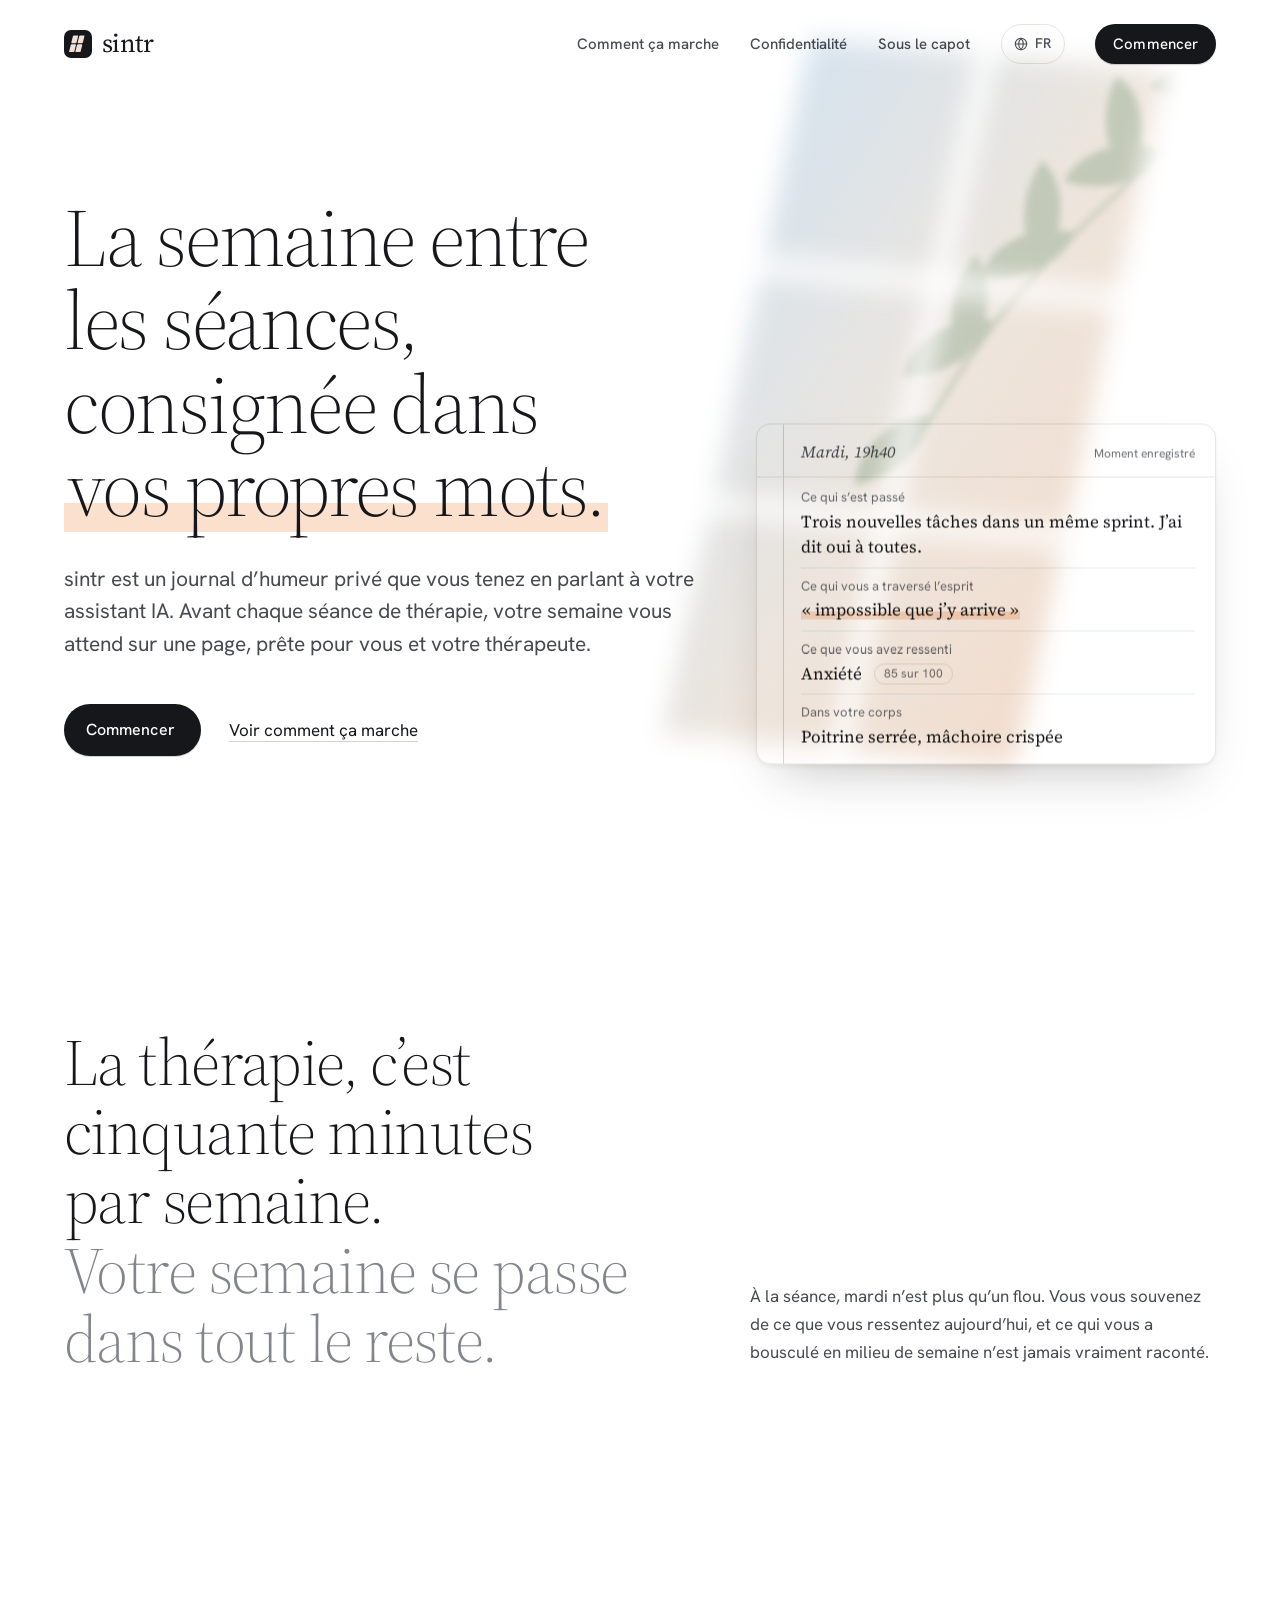
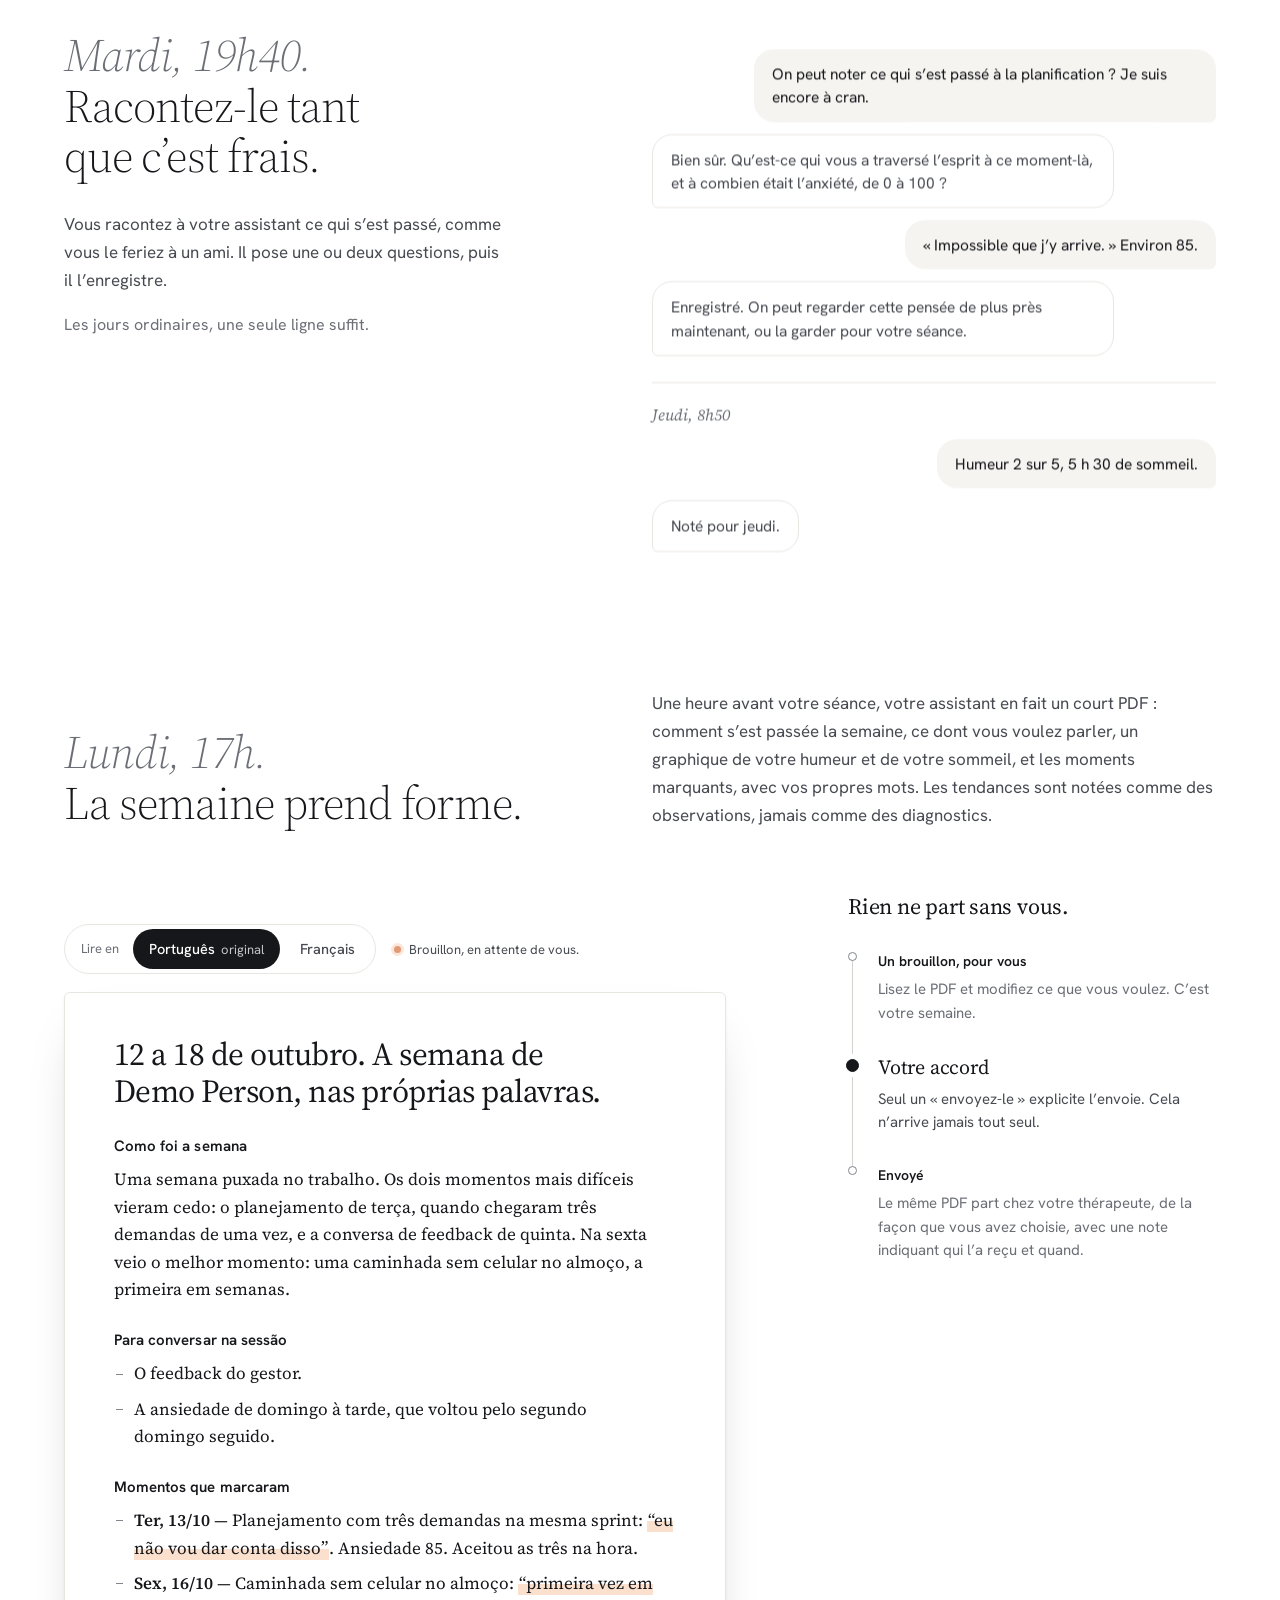
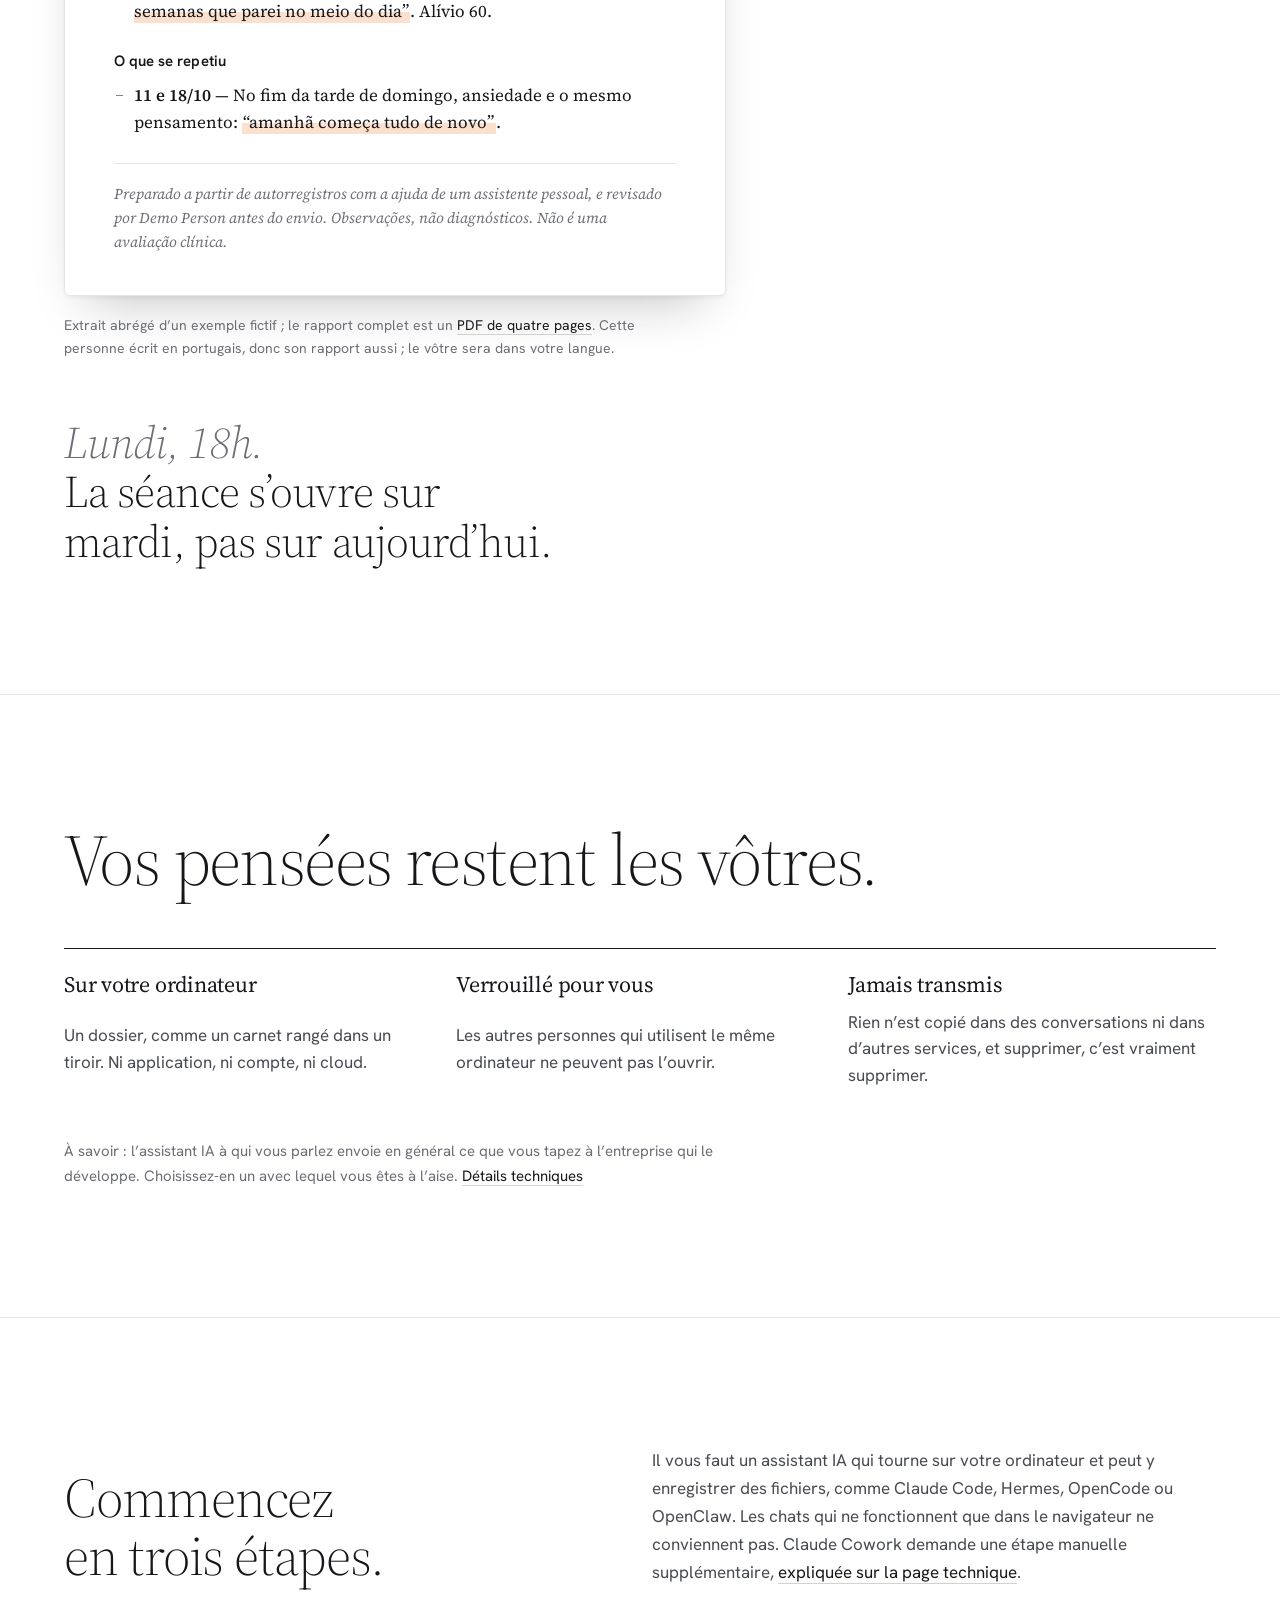
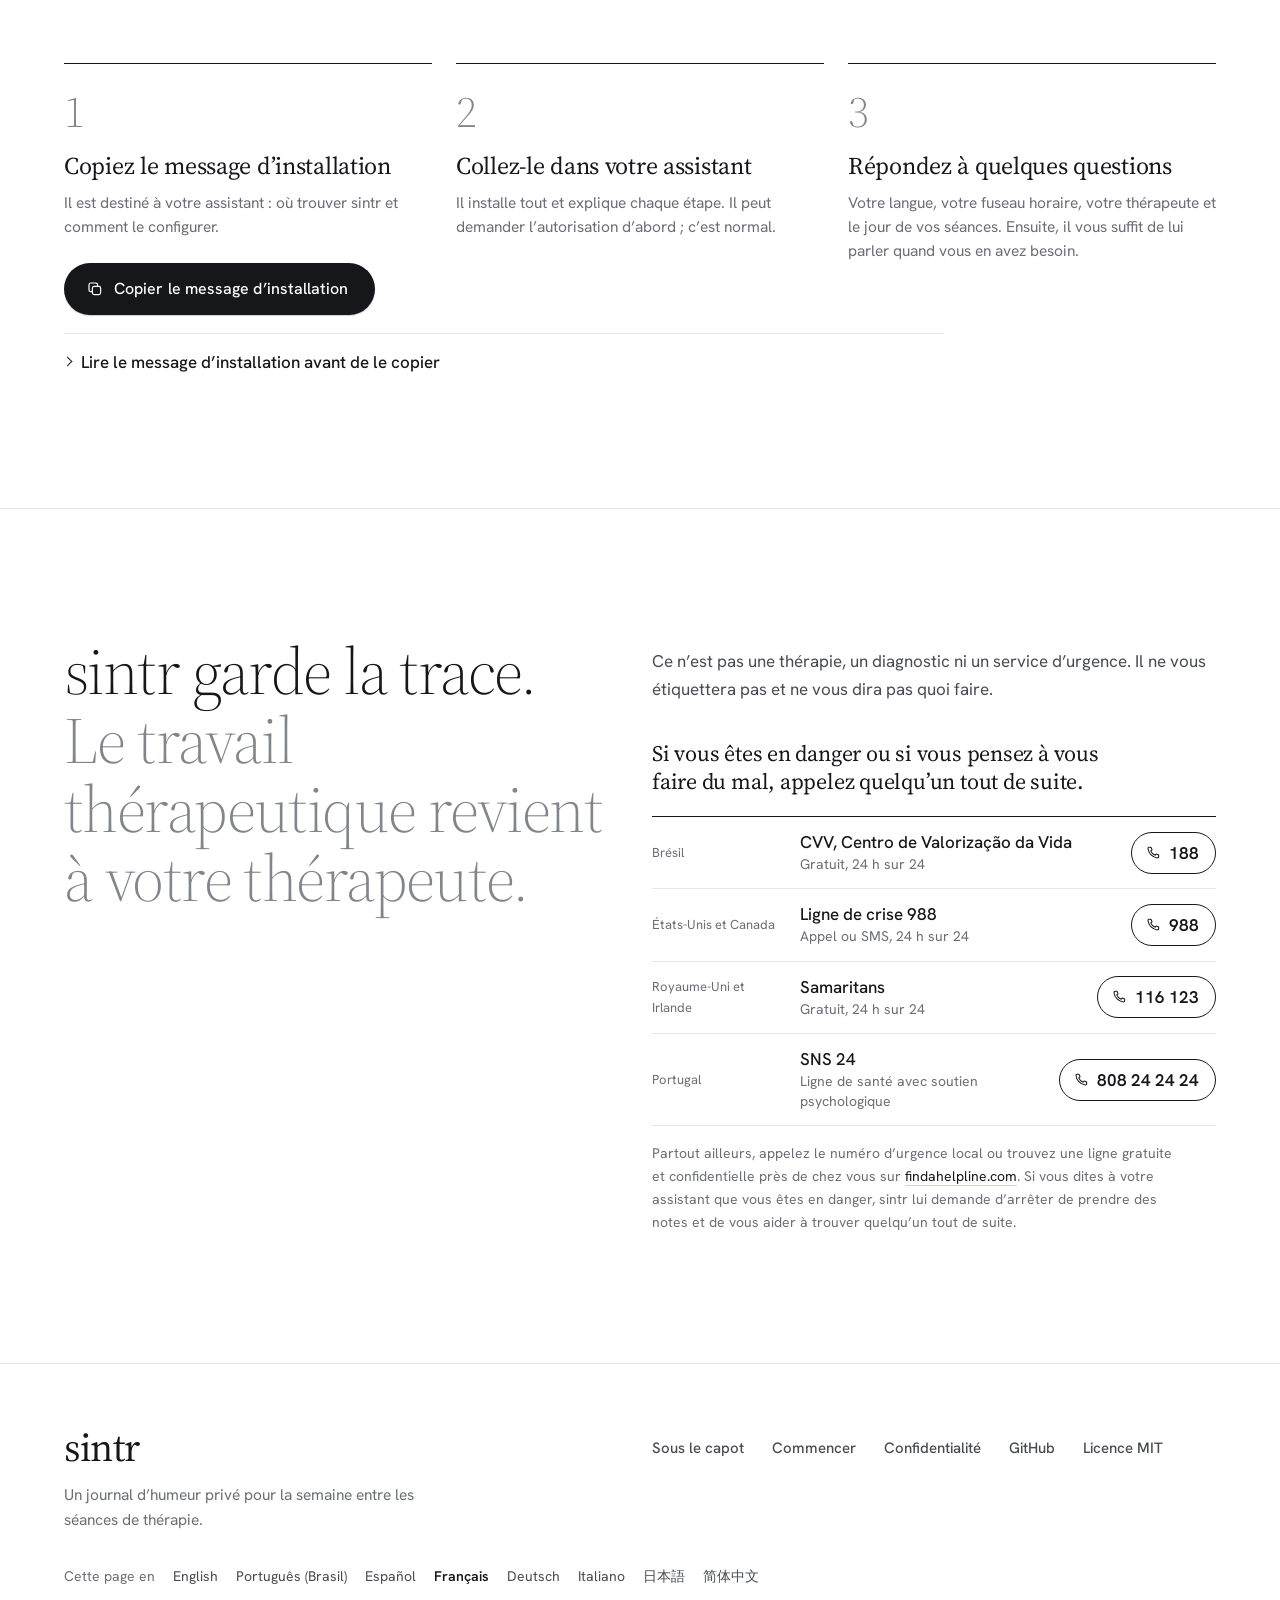
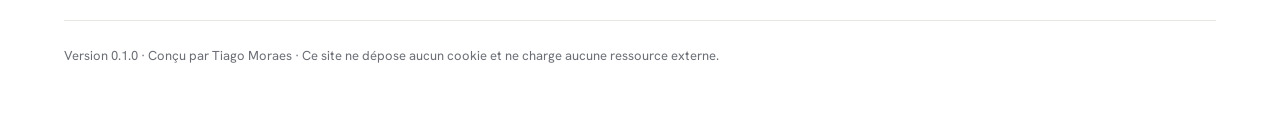
<file: site/fr/index.html>
<!doctype html>
<html lang="fr" data-time="morning">
<head>
  <meta charset="utf-8">
  <meta name="viewport" content="width=device-width, initial-scale=1">
  <title data-i18n="meta.title">sintr — un journal d’humeur privé pour la semaine entre les séances de thérapie</title>
  <meta name="description" content="sintr est un journal d’humeur privé que vous tenez en parlant à votre assistant IA. Avant chaque séance de thérapie, votre semaine vous attend sur une page, avec vos propres mots, partagée avec votre thérapeute seulement si vous le décidez. Elle reste sur votre ordinateur." data-i18n-attr="content:meta.description">
  <meta name="theme-color" content="#ffffff">
  <meta name="color-scheme" content="light">
  <link rel="canonical" href="https://sintr.tiagomoraes.cloud/fr/">
  <meta property="og:type" content="website">
  <meta property="og:url" content="https://sintr.tiagomoraes.cloud/fr/">
  <meta property="og:title" content="sintr — la semaine entre deux séances, consignée dans vos propres mots" data-i18n-attr="content:meta.og_title">
  <meta property="og:description" content="Un journal d’humeur privé que vous tenez en parlant à votre assistant IA. Avant chaque séance, votre semaine sur une page, partagée seulement si vous le décidez." data-i18n-attr="content:meta.og_description">
  <meta property="og:image" content="https://sintr.tiagomoraes.cloud/og.png">
  <meta property="og:image:width" content="1200">
  <meta property="og:image:height" content="630">
  <meta name="twitter:card" content="summary_large_image">
  <link rel="icon" href="../favicon.svg" type="image/svg+xml">
  <link rel="preload" href="../fonts/source-serif-4-roman.woff2" as="font" type="font/woff2" crossorigin>
  <link rel="preload" href="../fonts/hanken-grotesk.woff2" as="font" type="font/woff2" crossorigin>
  <script>
    /* Motion is opt-in: content renders fully without JS, and only browsers that
       welcome motion and can observe scroll get the light and reveal behavior. */
    (function (d) {
      d.classList.add('js');
      try {
        if ('IntersectionObserver' in window && !matchMedia('(prefers-reduced-motion: reduce)').matches) {
          d.classList.add('motion');
        }
      } catch (e) {}
    })(document.documentElement);
  </script>
  <!-- i18n:head -->
  <link rel="alternate" hreflang="en" href="https://sintr.tiagomoraes.cloud/">
  <link rel="alternate" hreflang="pt-BR" href="https://sintr.tiagomoraes.cloud/pt-br/">
  <link rel="alternate" hreflang="es" href="https://sintr.tiagomoraes.cloud/es/">
  <link rel="alternate" hreflang="fr" href="https://sintr.tiagomoraes.cloud/fr/">
  <link rel="alternate" hreflang="de" href="https://sintr.tiagomoraes.cloud/de/">
  <link rel="alternate" hreflang="it" href="https://sintr.tiagomoraes.cloud/it/">
  <link rel="alternate" hreflang="ja" href="https://sintr.tiagomoraes.cloud/ja/">
  <link rel="alternate" hreflang="zh-Hans" href="https://sintr.tiagomoraes.cloud/zh/">
  <link rel="alternate" hreflang="x-default" href="https://sintr.tiagomoraes.cloud/">
  <meta property="og:locale" content="fr_FR">
  <meta property="og:locale:alternate" content="en_US">
  <meta property="og:locale:alternate" content="pt_BR">
  <meta property="og:locale:alternate" content="es_ES">
  <meta property="og:locale:alternate" content="de_DE">
  <meta property="og:locale:alternate" content="it_IT">
  <meta property="og:locale:alternate" content="ja_JP">
  <meta property="og:locale:alternate" content="zh_CN">
  <!-- /i18n:head -->
  <link rel="stylesheet" href="../styles.css?v=dev">
</head>
<body data-i18n-attr="data-copy-failed:ui.copy_failed" data-copy-failed="La copie a échoué. Sélectionnez le texte pour le copier.">
  <a class="skip" href="#main" data-i18n="nav.skip">Aller au contenu</a>

  <!-- Window light: the page's only color. Purely decorative. -->
  <div class="sun" aria-hidden="true">
    <svg class="sun__svg" viewBox="0 0 1000 1000" focusable="false">
      <defs>
        <linearGradient id="sun-grad" x1="0" y1="0" x2="1" y2="1">
          <stop offset=".18" class="sun__s1"/>
          <stop offset=".5" class="sun__s2"/>
          <stop offset=".82" class="sun__s3"/>
        </linearGradient>
        <filter id="sun-edge" x="-30%" y="-30%" width="160%" height="160%">
          <feGaussianBlur stdDeviation="11"/>
        </filter>
        <filter id="sun-leaf" x="-30%" y="-30%" width="160%" height="160%">
          <feGaussianBlur stdDeviation="3.4"/>
        </filter>
        <filter id="sun-grain" x="0" y="0" width="100%" height="100%">
          <feTurbulence type="fractalNoise" baseFrequency=".9" numOctaves="2" stitchTiles="stitch"/>
          <feColorMatrix values="0 0 0 0 .42  0 0 0 0 .42  0 0 0 0 .44  0 0 0 .11 0"/>
        </filter>
        <!-- a tall two-by-three window, projected obliquely onto the wall -->
        <mask id="sun-window" maskUnits="userSpaceOnUse" x="-500" y="-500" width="2000" height="2000">
          <g filter="url(#sun-edge)" fill="#fff" transform="translate(430 110) skewX(-15) skewY(8)">
            <rect x="0" y="0" width="150" height="188" rx="3"/>
            <rect x="166" y="0" width="150" height="188" rx="3"/>
            <rect x="0" y="204" width="150" height="188" rx="3"/>
            <rect x="166" y="204" width="150" height="188" rx="3"/>
            <rect x="0" y="408" width="150" height="188" rx="3"/>
            <rect x="166" y="408" width="150" height="188" rx="3"/>
          </g>
        </mask>
      </defs>
      <g mask="url(#sun-window)">
        <rect x="200" y="60" width="600" height="840" fill="url(#sun-grad)"/>
        <rect x="200" y="60" width="600" height="840" filter="url(#sun-grain)"/>
        <g class="sun__leaves" filter="url(#sun-leaf)">
          <g class="sun__branch sun__branch--a">
            <path class="sun__stem" d="M960 60 C 870 120, 800 170, 700 250 S 560 380, 500 470"/>
            <path d="M900 104c-26-30-68-34-92-16 25 27 62 34 92 16z"/>
            <path d="M866 128c9-39-10-76-39-87-7 36 9 71 39 87z"/>
            <path d="M816 164c-32-23-74-20-94 4 28 19 67 21 94-4z"/>
            <path d="M786 186c14-37 2-78-25-92-12 34-2 73 25 92z"/>
            <path d="M733 225c-35-16-76-5-90 21 32 12 71 5 90-21z"/>
            <path d="M701 250c19-34 16-76-7-94-18 30-16 69 7 94z"/>
            <path d="M651 291c-35-11-74 5-85 34 34 7 69-5 85-34z"/>
            <path d="M618 321c25-30 28-73 7-94-21 27-25 66-7 94z"/>
            <path d="M575 362c-37-5-73 16-80 46 34 2 67-16 80-46z"/>
            <path d="M545 398c27-27 35-67 18-92-23 23-32 62-18 92z"/>
            <path d="M515 442c-35 2-65 28-67 58 34-5 62-28 67-58z"/>
          </g>
          <g class="sun__branch sun__branch--b">
            <path class="sun__stem" d="M960 560 C 890 600, 830 650, 780 720 S 700 840, 690 920"/>
            <path d="M902 590c-21-32-62-43-89-30 20 30 57 43 89 30z"/>
            <path d="M865 615c16-35 7-76-18-92-12 34-5 71 18 92z"/>
            <path d="M821 657c-30-25-73-27-94-5 27 23 66 27 94 5z"/>
            <path d="M796 686c19-34 18-74-4-94-18 30-18 69 4 94z"/>
            <path d="M757 739c-34-18-74-9-90 16 32 14 71 9 90-16z"/>
            <path d="M732 776c25-28 30-69 11-92-21 25-27 64-11 92z"/>
          </g>
        </g>
      </g>
    </svg>
  </div>

  <header class="top">
    <div class="wrap top__inner">
      <a class="mark" href="#main" aria-label="sintr, retour en haut" data-i18n-attr="aria-label:nav.home_label">
        <svg class="mark__glyph" viewBox="0 0 32 32" aria-hidden="true" focusable="false">
          <defs>
            <linearGradient id="mark-grad" x1="0" y1="0" x2="1" y2="1">
              <stop offset="0" stop-color="#cfe3f3"/>
              <stop offset=".55" stop-color="#f6e1d3"/>
              <stop offset="1" stop-color="#f7cfb5"/>
            </linearGradient>
          </defs>
          <rect width="32" height="32" rx="8" fill="#16171a"/>
          <g fill="url(#mark-grad)" transform="translate(10.4 6.2) skewX(-14)">
            <rect x="0" y="0" width="6" height="8.8" rx="1"/>
            <rect x="7.2" y="0" width="6" height="8.8" rx="1"/>
            <rect x="0" y="10.2" width="6" height="8.8" rx="1"/>
            <rect x="7.2" y="10.2" width="6" height="8.8" rx="1"/>
          </g>
        </svg>
        <span class="mark__word">sintr</span>
      </a>
      <nav class="top__nav" aria-label="Principal" data-i18n-attr="aria-label:nav.primary_label">
        <a class="top__link" href="#week" data-i18n="nav.how">Comment ça marche</a>
        <a class="top__link" href="#privacy" data-i18n="nav.privacy">Confidentialité</a>
        <a class="top__link" href="../tech/" data-i18n="nav.tech">Sous le capot</a>
        <!-- i18n:switcher -->
        <details class="langs">
          <summary class="langs__toggle" aria-label="Langue: Français"><svg class="ico" viewBox="0 0 24 24" aria-hidden="true" focusable="false"><circle cx="12" cy="12" r="8.5"/><path d="M3.5 12h17M12 3.5c2.3 2.3 3.5 5.2 3.5 8.5s-1.2 6.2-3.5 8.5M12 3.5C9.7 5.8 8.5 8.7 8.5 12s1.2 6.2 3.5 8.5"/></svg><span>FR</span></summary>
          <ul class="langs__menu" aria-label="Langue">
            <li><a href="../?lang=en" hreflang="en" lang="en" data-lang="en">English</a></li>
            <li><a href="../pt-br/" hreflang="pt-BR" lang="pt-BR" data-lang="pt">Português (Brasil)</a></li>
            <li><a href="../es/" hreflang="es" lang="es" data-lang="es">Español</a></li>
            <li><a href="../fr/" hreflang="fr" lang="fr" data-lang="fr" aria-current="true">Français</a></li>
            <li><a href="../de/" hreflang="de" lang="de" data-lang="de">Deutsch</a></li>
            <li><a href="../it/" hreflang="it" lang="it" data-lang="it">Italiano</a></li>
            <li><a href="../ja/" hreflang="ja" lang="ja" data-lang="ja">日本語</a></li>
            <li><a href="../zh/" hreflang="zh-Hans" lang="zh-Hans" data-lang="zh">简体中文</a></li>
          </ul>
        </details>
        <!-- /i18n:switcher -->
        <a class="btn btn--ink btn--sm" href="#start" data-i18n="nav.start">Commencer</a>
      </nav>
    </div>
  </header>

  <main id="main">
    <!-- ───────────────────────── Hero ───────────────────────── -->
    <section class="hero" data-time="morning" aria-labelledby="hero-title">
      <div class="wrap hero__grid">
        <div class="hero__copy">
          <h1 id="hero-title" class="display" data-i18n="hero.title">La semaine entre les séances, consignée dans <span class="hl">vos propres mots.</span></h1>
          <p class="lede" data-i18n="hero.lede">sintr est un journal d’humeur privé que vous tenez en parlant à votre assistant IA. Avant chaque séance de thérapie, votre semaine vous attend sur une page, prête pour vous et votre&nbsp;thérapeute.</p>
          <div class="hero__actions">
            <a class="btn btn--ink" href="#start" data-i18n="hero.cta">Commencer</a>
            <a class="link" href="#week" data-i18n="hero.cta_more">Voir comment ça marche</a>
          </div>
        </div>

        <div class="hero__art" data-depth="-0.06">
          <figure class="note note--hero" data-write aria-label="Un moment, consigné&nbsp;: exemple fictif" data-i18n-attr="aria-label:card.label">
            <figcaption class="note__head"><span class="note__when" data-i18n="card.when">Mardi, 19h40</span><span class="note__tag" data-i18n="card.tag">Moment enregistré</span></figcaption>
            <dl class="note__rows">
              <div class="note__row ln"><dt data-i18n="card.happened_label">Ce qui s’est passé</dt><dd data-i18n="card.happened">Trois nouvelles tâches dans un même sprint. J’ai dit oui à toutes.</dd></div>
              <div class="note__row ln"><dt data-i18n="card.mind_label">Ce qui vous a traversé l’esprit</dt><dd data-i18n="card.mind"><q class="said">impossible que j’y arrive</q></dd></div>
              <div class="note__row ln"><dt data-i18n="card.felt_label">Ce que vous avez ressenti</dt><dd data-i18n="card.felt">Anxiété <span class="note__scale">85 sur 100</span></dd></div>
              <div class="note__row ln"><dt data-i18n="card.body_label">Dans votre corps</dt><dd data-i18n="card.body">Poitrine serrée, mâchoire crispée</dd></div>
            </dl>
          </figure>
        </div>
      </div>
    </section>

    <!-- ───────────────────────── Why ───────────────────────── -->
    <section class="idea idea--lean" data-time="noon" aria-labelledby="idea-title">
      <div class="wrap idea__grid">
        <h2 id="idea-title" class="statement" data-reveal>
          <span class="statement__a" data-i18n="why.a">La thérapie, c’est cinquante minutes par&nbsp;semaine.</span>
          <span class="statement__b" data-i18n="why.b">Votre semaine se passe dans tout le&nbsp;reste.</span>
        </h2>
        <p class="prose idea__why" data-reveal data-i18n="why.body">À la séance, mardi n’est plus qu’un flou. Vous vous souvenez de ce que vous ressentez aujourd’hui, et ce qui vous a bousculé en milieu de semaine n’est jamais vraiment raconté.</p>
      </div>
    </section>

    <!-- ───────────────────────── How it feels ───────────────────────── -->
    <div id="week" class="week">
      <!-- Tuesday -->
      <section class="day day--capture" data-time="dusk" aria-labelledby="capture-title">
        <div class="wrap day__grid">
          <div class="day__copy">
            <h3 id="capture-title" class="h-day" data-reveal data-i18n="capture.title"><span class="when">Mardi, 19h40.</span> Racontez-le tant que c’est&nbsp;frais.</h3>
            <p class="prose" data-reveal data-i18n="capture.body">Vous racontez à votre assistant ce qui s’est passé, comme vous le feriez à un ami. Il pose une ou deux questions, puis il l’enregistre.</p>
            <p class="prose prose--quiet" data-reveal data-i18n="capture.quiet">Les jours ordinaires, une seule ligne suffit.</p>
          </div>

          <div class="day__art" data-depth="-0.05">
            <div class="chat" aria-label="Exemple de conversation avec un assistant IA" data-i18n-attr="aria-label:capture.chat_label">
              <p class="chat__msg chat__msg--you" data-reveal data-i18n="capture.msg1">On peut noter ce qui s’est passé à la planification&nbsp;? Je suis encore à cran.</p>
              <p class="chat__msg chat__msg--agent" data-reveal data-i18n="capture.msg2">Bien sûr. Qu’est-ce qui vous a traversé l’esprit à ce moment-là, et à combien était l’anxiété, de 0 à&nbsp;100&nbsp;?</p>
              <p class="chat__msg chat__msg--you" data-reveal data-i18n="capture.msg3">«&nbsp;Impossible que j’y arrive.&nbsp;» Environ&nbsp;85.</p>
              <p class="chat__msg chat__msg--agent" data-reveal data-i18n="capture.msg4">Enregistré. On peut regarder cette pensée de plus près maintenant, ou la garder pour votre&nbsp;séance.</p>
              <p class="chat__when" data-reveal data-i18n="capture.thursday">Jeudi, 8h50</p>
              <p class="chat__msg chat__msg--you" data-reveal data-i18n="capture.msg5">Humeur 2 sur 5, 5&nbsp;h&nbsp;30 de sommeil.</p>
              <p class="chat__msg chat__msg--agent" data-reveal data-i18n="capture.msg6">Noté pour jeudi.</p>
            </div>
          </div>
        </div>
      </section>

      <!-- Monday, an hour before the session -->
      <section class="day day--report" data-time="golden" aria-labelledby="report-title">
        <div class="wrap">
          <div class="report__head">
            <h3 id="report-title" class="h-day h-day--wide" data-reveal data-i18n="report.title"><span class="when">Lundi, 17h.</span> La semaine prend forme.</h3>
            <p class="prose" data-reveal data-i18n="report.body">Une heure avant votre séance, votre assistant en fait un court PDF&nbsp;: comment s’est passée la semaine, ce dont vous voulez parler, un graphique de votre humeur et de votre sommeil, et les moments marquants, avec vos propres mots. Les tendances sont notées comme des observations, jamais comme des&nbsp;diagnostics.</p>
          </div>

          <div class="report__grid">
            <div class="report__doc" data-depth="-0.03">
              <!-- i18n:report-toggle -->
              <input class="sr-only" type="radio" name="report-lang" id="rl-pt" checked>
              <input class="sr-only" type="radio" name="report-lang" id="rl-en">
              <div class="seg" role="presentation">
                <span class="seg__label" data-i18n="report.read_in">Lire en</span>
                <label class="seg__opt seg__opt--pt" for="rl-pt">Português <span class="seg__hint" data-i18n="report.original">original</span></label>
                <label class="seg__opt seg__opt--en" for="rl-en" data-i18n-local="name">Français</label>
              </div>
              <!-- /i18n:report-toggle -->
              <p class="paper__status" data-i18n="report.status"><span class="paper__dot" aria-hidden="true"></span> Brouillon, en attente de vous.</p>

              <article class="paper paper--pt" lang="pt-BR" aria-label="Exemple de bilan hebdomadaire, version originale en portugais, abrégée" data-i18n-attr="aria-label:report.original_label">
                <h4 class="paper__title">12 a 18 de outubro. A semana de Demo Person, nas próprias palavras.</h4>
                <h5>Como foi a semana</h5>
                <p>Uma semana puxada no trabalho. Os dois momentos mais difíceis vieram cedo: o planejamento de terça, quando chegaram três demandas de uma vez, e a conversa de feedback de quinta. Na sexta veio o melhor momento: uma caminhada sem celular no almoço, a primeira em semanas.</p>
                <h5>Para conversar na sessão</h5>
                <ul>
                  <li>O feedback do gestor.</li>
                  <li>A ansiedade de domingo à tarde, que voltou pelo segundo domingo seguido.</li>
                </ul>
                <h5>Momentos que marcaram</h5>
                <ul>
                  <li><b>Ter, 13/10</b> — Planejamento com três demandas na mesma sprint: <mark>“eu não vou dar conta disso”</mark>. Ansiedade 85. Aceitou as três na hora.</li>
                  <li><b>Sex, 16/10</b> — Caminhada sem celular no almoço: <mark>“primeira vez em semanas que parei no meio do dia”</mark>. Alívio 60.</li>
                </ul>
                <h5>O que se repetiu</h5>
                <ul>
                  <li><b>11 e 18/10</b> — No fim da tarde de domingo, ansiedade e o mesmo pensamento: <mark>“amanhã começa tudo de novo”</mark>.</li>
                </ul>
                <p class="paper__foot">Preparado a partir de autorregistros com a ajuda de um assistente pessoal, e revisado por Demo Person antes do envio. Observações, não diagnósticos. Não é uma avaliação clínica.</p>
              </article>

              <!-- i18n:report-local -->
              <article class="paper paper--en" lang="fr" aria-label="Exemple de bilan hebdomadaire, traduction en français, abrégée" data-i18n-attr="aria-label:report.local_label" data-i18n-local="lang">
                <h4 class="paper__title" data-i18n="report.doc_title">Du 12 au 18 octobre. La semaine de Demo Person, avec ses propres mots.</h4>
                <h5 data-i18n="report.doc_week_h">Comment s’est passée la semaine</h5>
                <p data-i18n="report.doc_week">Une semaine chargée au travail. Les deux moments les plus difficiles sont arrivés tôt&nbsp;: la planification de mardi, quand trois nouvelles demandes sont tombées d’un coup, et l’entretien de feedback de jeudi. Vendredi a apporté le meilleur moment&nbsp;: une marche à midi sans téléphone, la première depuis des semaines.</p>
                <h5 data-i18n="report.doc_session_h">Pour la séance</h5>
                <ul>
                  <li data-i18n="report.doc_session1">Le retour du manager.</li>
                  <li data-i18n="report.doc_session2">L’anxiété du dimanche après-midi, revenue pour le deuxième dimanche de suite.</li>
                </ul>
                <h5 data-i18n="report.doc_moments_h">Moments marquants</h5>
                <ul>
                  <li data-i18n="report.doc_moment1"><b>Mar. 13&nbsp;oct.</b> — Planification, trois nouvelles demandes dans le même sprint&nbsp;: <mark>«&nbsp;impossible que j’y arrive&nbsp;»</mark>. Anxiété 85. A accepté les trois sur-le-champ.</li>
                  <li data-i18n="report.doc_moment2"><b>Ven. 16&nbsp;oct.</b> — Une marche à midi sans téléphone&nbsp;: <mark>«&nbsp;la première fois depuis des semaines que je m’arrête en pleine journée&nbsp;»</mark>. Soulagement 60.</li>
                </ul>
                <h5 data-i18n="report.doc_patterns_h">Ce qui s’est répété</h5>
                <ul>
                  <li data-i18n="report.doc_pattern1"><b>11 et 18&nbsp;oct.</b> — En fin d’après-midi le dimanche, de l’anxiété et la même pensée&nbsp;: <mark>«&nbsp;demain, tout recommence&nbsp;»</mark>.</li>
                </ul>
                <p class="paper__foot" data-i18n="report.doc_foot">Préparé à partir d’auto-observations avec l’aide d’un assistant personnel, et relu par Demo Person avant l’envoi. Des observations, pas des diagnostics. Ce n’est pas une évaluation clinique.</p>
              </article>
              <!-- /i18n:report-local -->
              <p class="report__src" data-i18n="report.source">Extrait abrégé d’un exemple fictif&nbsp;; le rapport complet est un <a class="link" href="https://github.com/tiagomoraes/sintr/blob/main/docs/example-report.pdf">PDF de quatre pages</a>. Cette personne écrit en portugais, donc son rapport aussi&nbsp;; le vôtre sera dans votre&nbsp;langue.</p>
            </div>

            <aside class="report__flow" aria-labelledby="lifecycle-title">
              <h4 id="lifecycle-title" class="h-small" data-reveal data-i18n="report.lifecycle">Rien ne part sans vous.</h4>
              <ol class="stations">
                <li class="stations__item" data-reveal>
                  <span class="stations__state" data-i18n="report.step1">Un brouillon, pour vous</span>
                  <p data-i18n="report.step1_text">Lisez le PDF et modifiez ce que vous voulez. C’est votre semaine.</p>
                </li>
                <li class="stations__item stations__item--gate" data-reveal>
                  <span class="stations__state" data-i18n="report.step2">Votre accord</span>
                  <p data-i18n="report.step2_text">Seul un «&nbsp;envoyez-le&nbsp;» explicite l’envoie. Cela n’arrive jamais tout seul.</p>
                </li>
                <li class="stations__item" data-reveal>
                  <span class="stations__state" data-i18n="report.step3">Envoyé</span>
                  <p data-i18n="report.step3_text">Le même PDF part chez votre thérapeute, de la façon que vous avez choisie, avec une note indiquant qui l’a reçu et quand.</p>
                </li>
              </ol>
            </aside>
          </div>

          <p class="payoff" data-reveal data-i18n="report.payoff"><span class="when">Lundi, 18h.</span> La séance s’ouvre sur mardi, pas sur&nbsp;aujourd’hui.</p>
        </div>
      </section>
    </div>

    <!-- ───────────────────────── Privacy ───────────────────────── -->
    <section id="privacy" class="privacy privacy--lean" data-time="night" aria-labelledby="privacy-title">
      <div class="wrap">
        <h2 id="privacy-title" class="h-section h-section--xl" data-reveal data-i18n="privacy.title">Vos pensées restent les vôtres.</h2>
        <dl class="promises promises--three">
          <div class="promises__row" data-reveal><dt data-i18n="privacy.p1">Sur votre ordinateur</dt><dd data-i18n="privacy.p1_text">Un dossier, comme un carnet rangé dans un tiroir. Ni application, ni compte, ni&nbsp;cloud.</dd></div>
          <div class="promises__row" data-reveal><dt data-i18n="privacy.p2">Verrouillé pour vous</dt><dd data-i18n="privacy.p2_text">Les autres personnes qui utilisent le même ordinateur ne peuvent pas l’ouvrir.</dd></div>
          <div class="promises__row" data-reveal><dt data-i18n="privacy.p3">Jamais transmis</dt><dd data-i18n="privacy.p3_text">Rien n’est copié dans des conversations ni dans d’autres services, et supprimer, c’est vraiment supprimer.</dd></div>
        </dl>
        <p class="privacy__note" data-reveal data-i18n="privacy.note">À savoir&nbsp;: l’assistant IA à qui vous parlez envoie en général ce que vous tapez à l’entreprise qui le développe. Choisissez-en un avec lequel vous êtes à l’aise. <a class="link" href="../tech/#privacy">Détails&nbsp;techniques</a></p>
      </div>
    </section>

    <!-- ───────────────────────── Get started ───────────────────────── -->
    <section id="start" class="start" data-time="late" aria-labelledby="start-title">
      <div class="wrap">
        <div class="start__head">
          <h2 id="start-title" class="h-section" data-reveal data-i18n="start.title">Commencez en trois&nbsp;étapes.</h2>
          <p class="prose start__intro" data-reveal data-i18n="start.intro">Il vous faut un assistant IA qui tourne sur votre ordinateur et peut y enregistrer des fichiers, comme Claude Code, Hermes, OpenCode ou OpenClaw. Les chats qui ne fonctionnent que dans le navigateur ne conviennent pas. Claude Cowork demande une étape manuelle supplémentaire, <a class="link" href="../tech/#install-generic">expliquée sur la page technique</a>.</p>
        </div>

        <ol class="steps">
          <li class="step" data-reveal>
            <h3 class="step__title" data-i18n="start.step1">Copiez le message d’installation</h3>
            <p class="step__text" data-i18n="start.step1_text">Il est destiné à votre assistant : où trouver sintr et comment le configurer.</p>
            <div class="step__art">
              <a class="btn btn--ink" href="#setup-message" data-copy="#setup-text" data-copied="Copié. Collez-le maintenant." data-i18n-attr="data-copied:start.copied">
                <svg class="ico" viewBox="0 0 24 24" aria-hidden="true" focusable="false"><rect x="8.5" y="8.5" width="11" height="11" rx="2.5"/><path d="M15.5 8.5v-2A2.5 2.5 0 0 0 13 4H6.5A2.5 2.5 0 0 0 4 6.5V13a2.5 2.5 0 0 0 2.5 2.5h2"/></svg>
                <span data-label data-i18n="start.copy">Copier le message d’installation</span>
              </a>
            </div>
          </li>
          <li class="step" data-reveal>
            <h3 class="step__title" data-i18n="start.step2">Collez-le dans votre assistant</h3>
            <p class="step__text" data-i18n="start.step2_text">Il installe tout et explique chaque étape. Il peut demander l’autorisation d’abord&nbsp;; c’est normal.</p>
          </li>
          <li class="step" data-reveal>
            <h3 class="step__title" data-i18n="start.step3">Répondez à quelques questions</h3>
            <p class="step__text" data-i18n="start.step3_text">Votre langue, votre fuseau horaire, votre thérapeute et le jour de vos séances. Ensuite, il vous suffit de lui parler quand vous en avez besoin.</p>
          </li>
        </ol>

        <details id="setup-message" class="setup ask__details" data-reveal>
          <summary data-i18n="start.summary">Lire le message d’installation avant de le copier</summary>
          <div class="setup__body">
            <blockquote id="setup-text" class="ask__text" data-i18n="start.message">Pouvez-vous installer sintr pour moi ? C’est un journal privé pour la thérapie, que vous tiendrez pour moi sous forme de fichiers sur cet ordinateur. Clonez https://github.com/tiagomoraes/sintr.git, lisez docs/INSTALL.md, et lancez l’installateur adapté à votre outil (./installers/install.sh avec hermes, claude-code ou generic), en utilisant ~/sintr comme dossier de mon journal. Expliquez-moi chaque étape en termes simples avant de la faire. Ensuite, ouvrez ~/sintr/config.md et remplissez-le avec moi : demandez-moi ma langue, mon fuseau horaire et les détails de ma thérapie, un point à la fois, et laissez vide tout ce que je ne vous donne pas. Gardez require_approval: true, et n’envoyez jamais rien à qui que ce soit sans me l’avoir demandé d’abord.</blockquote>
            <p class="ask__foot" data-i18n="start.message_foot">Il n’utilise que ce qui est publié dans le projet sintr.</p>
          </div>
        </details>
      </div>
    </section>

    <!-- ───────────────────────── Honesty ───────────────────────── -->
    <section class="honest" data-time="dawn" aria-labelledby="honest-title">
      <div class="wrap honest__grid">
        <h2 id="honest-title" class="statement statement--close" data-reveal>
          <span class="statement__a" data-i18n="honest.a">sintr garde la trace.</span>
          <span class="statement__b" data-i18n="honest.b">Le travail thérapeutique revient à votre thérapeute.</span>
        </h2>
        <div class="honest__body">
          <p class="prose" data-reveal data-i18n="honest.body">Ce n’est pas une thérapie, un diagnostic ni un service d’urgence. Il ne vous étiquettera pas et ne vous dira pas quoi faire.</p>
          <div class="lines" data-reveal>
            <p class="lines__title" id="lines-title" data-i18n="lines.title">Si vous êtes en danger ou si vous pensez à vous faire du mal, appelez quelqu’un tout de suite.</p>
            <ul class="lines__list" aria-labelledby="lines-title">
              <li class="line">
                <span class="line__where" data-i18n="lines.l1_where">Brésil</span>
                <span class="line__who" data-i18n="lines.l1_who">CVV, Centro de Valorização da Vida<span class="line__how">Gratuit, 24&nbsp;h sur 24</span></span>
                <a class="line__call" href="tel:188" aria-label="Appelez le CVV, 188" data-i18n-attr="aria-label:lines.l1_call"><svg class="ico" viewBox="0 0 24 24" aria-hidden="true" focusable="false"><path d="M6.2 3.5h2.9l1.5 3.9-2 1.4a12 12 0 0 0 6.6 6.6l1.4-2 3.9 1.5v2.9a1.7 1.7 0 0 1-1.8 1.7A16 16 0 0 1 4.5 5.3a1.7 1.7 0 0 1 1.7-1.8z"/></svg><span>188</span></a>
              </li>
              <li class="line">
                <span class="line__where" data-i18n="lines.l2_where">États-Unis et Canada</span>
                <span class="line__who" data-i18n="lines.l2_who">Ligne de crise 988<span class="line__how">Appel ou SMS, 24&nbsp;h sur 24</span></span>
                <a class="line__call" href="tel:988" aria-label="Appelez la ligne de crise 988, 988" data-i18n-attr="aria-label:lines.l2_call"><svg class="ico" viewBox="0 0 24 24" aria-hidden="true" focusable="false"><path d="M6.2 3.5h2.9l1.5 3.9-2 1.4a12 12 0 0 0 6.6 6.6l1.4-2 3.9 1.5v2.9a1.7 1.7 0 0 1-1.8 1.7A16 16 0 0 1 4.5 5.3a1.7 1.7 0 0 1 1.7-1.8z"/></svg><span>988</span></a>
              </li>
              <li class="line">
                <span class="line__where" data-i18n="lines.l3_where">Royaume-Uni et Irlande</span>
                <span class="line__who" data-i18n="lines.l3_who">Samaritans<span class="line__how">Gratuit, 24&nbsp;h sur 24</span></span>
                <a class="line__call" href="tel:116123" aria-label="Appelez les Samaritans, 116 123" data-i18n-attr="aria-label:lines.l3_call"><svg class="ico" viewBox="0 0 24 24" aria-hidden="true" focusable="false"><path d="M6.2 3.5h2.9l1.5 3.9-2 1.4a12 12 0 0 0 6.6 6.6l1.4-2 3.9 1.5v2.9a1.7 1.7 0 0 1-1.8 1.7A16 16 0 0 1 4.5 5.3a1.7 1.7 0 0 1 1.7-1.8z"/></svg><span>116 123</span></a>
              </li>
              <li class="line">
                <span class="line__where" data-i18n="lines.l4_where">Portugal</span>
                <span class="line__who" data-i18n="lines.l4_who">SNS 24<span class="line__how">Ligne de santé avec soutien psychologique</span></span>
                <a class="line__call" href="tel:808242424" aria-label="Appelez le SNS 24, 808 24 24 24" data-i18n-attr="aria-label:lines.l4_call"><svg class="ico" viewBox="0 0 24 24" aria-hidden="true" focusable="false"><path d="M6.2 3.5h2.9l1.5 3.9-2 1.4a12 12 0 0 0 6.6 6.6l1.4-2 3.9 1.5v2.9a1.7 1.7 0 0 1-1.8 1.7A16 16 0 0 1 4.5 5.3a1.7 1.7 0 0 1 1.7-1.8z"/></svg><span>808 24 24 24</span></a>
              </li>
            </ul>
            <p class="lines__note" data-i18n="lines.note">Partout ailleurs, appelez le numéro d’urgence local ou trouvez une ligne gratuite et confidentielle près de chez vous sur <a class="link" href="https://findahelpline.com">findahelpline.com</a>. Si vous dites à votre assistant que vous êtes en danger, sintr lui demande d’arrêter de prendre des notes et de vous aider à trouver quelqu’un tout de suite.</p>
          </div>
        </div>
      </div>
    </section>
  </main>

  <footer class="foot" data-time="dawn">
    <div class="wrap foot__grid">
      <div class="foot__brand">
        <p class="mark mark--foot"><span class="mark__word">sintr</span></p>
        <p class="foot__line" data-i18n="foot.line">Un journal d’humeur privé pour la semaine entre les séances de thérapie.</p>
      </div>
      <nav class="foot__links" aria-label="Plus" data-i18n-attr="aria-label:foot.nav_label">
        <a href="../tech/" data-i18n="foot.tech">Sous le capot</a>
        <a href="#start" data-i18n="foot.start">Commencer</a>
        <a href="#privacy" data-i18n="foot.privacy">Confidentialité</a>
        <a href="https://github.com/tiagomoraes/sintr">GitHub</a>
        <a href="https://github.com/tiagomoraes/sintr/blob/main/LICENSE" data-i18n="foot.license">Licence MIT</a>
      </nav>
      <!-- i18n:footer-langs -->
      <nav class="foot__langs" aria-label="Langue"><span>Cette page en</span> <a href="../?lang=en" hreflang="en" lang="en" data-lang="en">English</a> <a href="../pt-br/" hreflang="pt-BR" lang="pt-BR" data-lang="pt">Português (Brasil)</a> <a href="../es/" hreflang="es" lang="es" data-lang="es">Español</a> <a href="../fr/" hreflang="fr" lang="fr" data-lang="fr" aria-current="true">Français</a> <a href="../de/" hreflang="de" lang="de" data-lang="de">Deutsch</a> <a href="../it/" hreflang="it" lang="it" data-lang="it">Italiano</a> <a href="../ja/" hreflang="ja" lang="ja" data-lang="ja">日本語</a> <a href="../zh/" hreflang="zh-Hans" lang="zh-Hans" data-lang="zh">简体中文</a></nav>
      <!-- /i18n:footer-langs -->
      <p class="foot__fine" data-i18n="foot.fine">Version 0.1.0 · Conçu par Tiago Moraes · Ce site ne dépose aucun cookie et ne charge aucune ressource externe.</p>
    </div>
  </footer>

  <p class="toast" role="status" aria-live="polite"></p>
  <script src="../main.js?v=dev" defer></script>
</body>
</html>
</file>
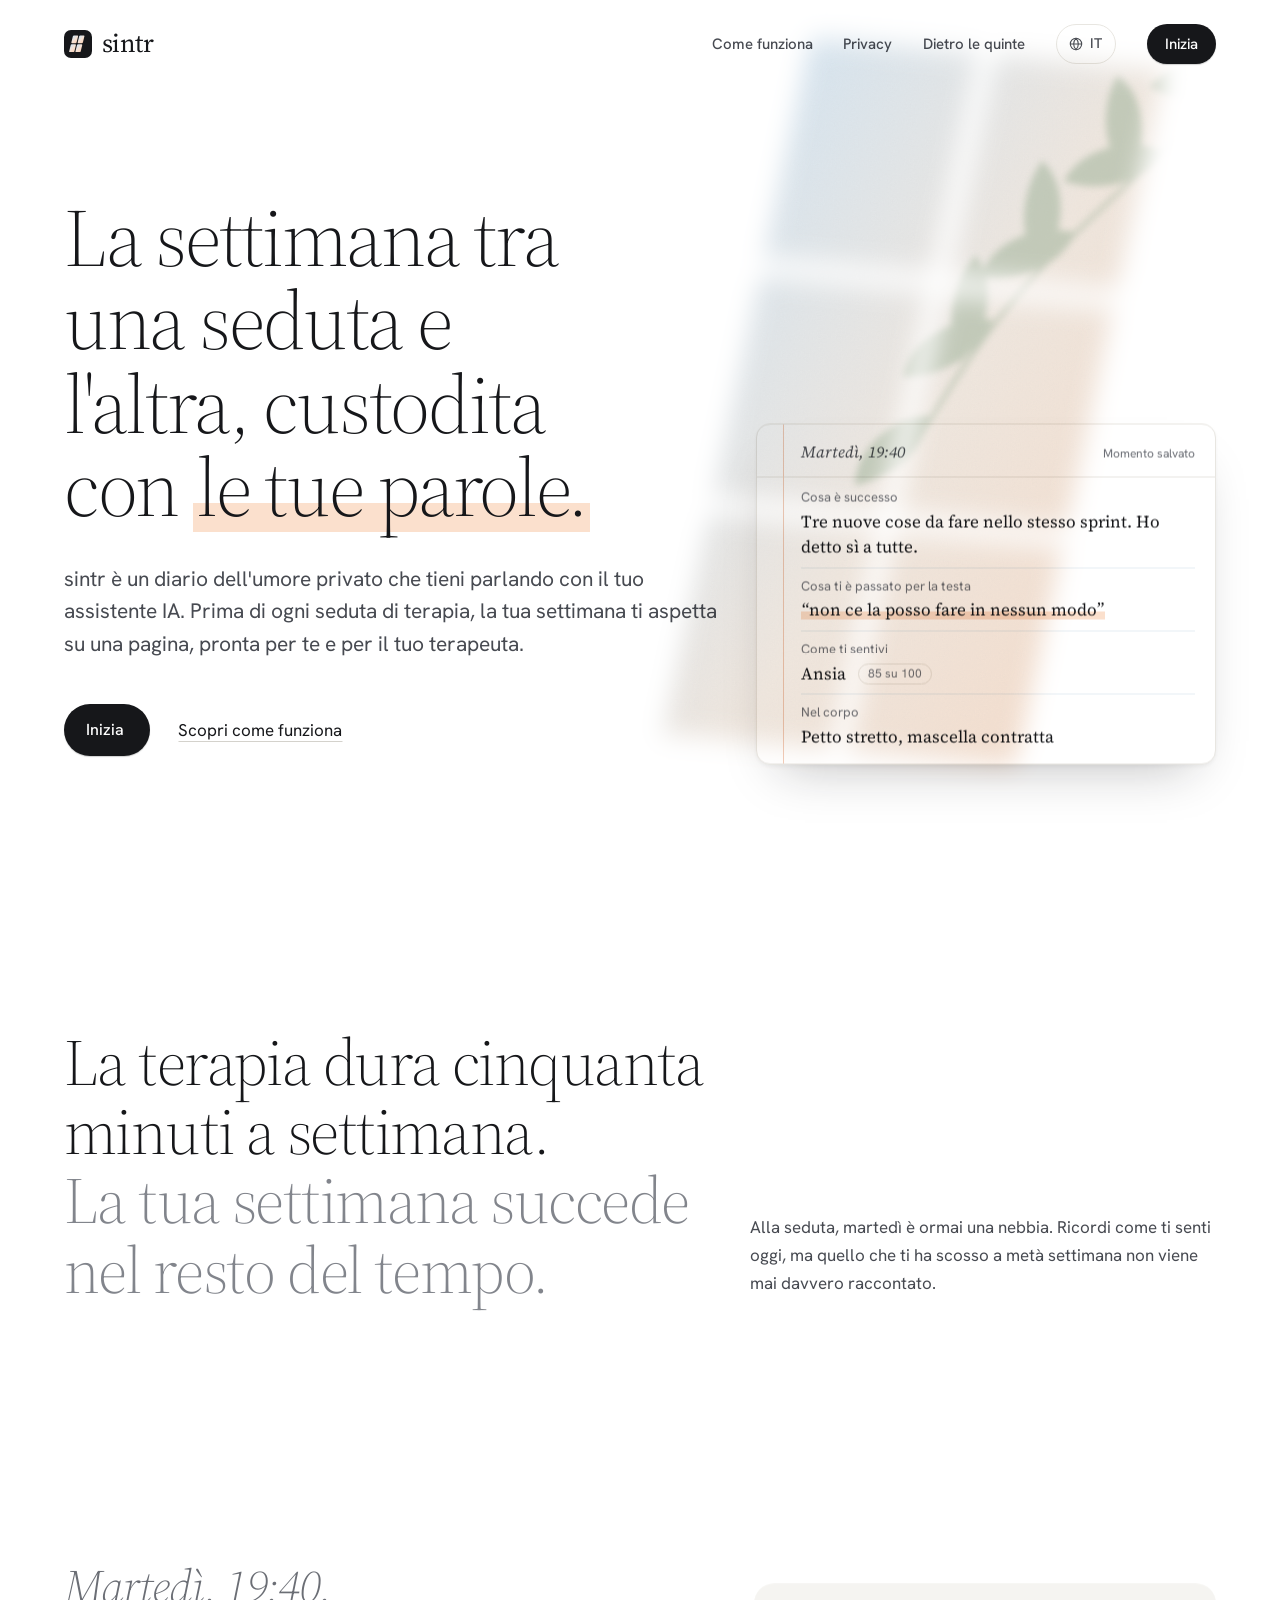
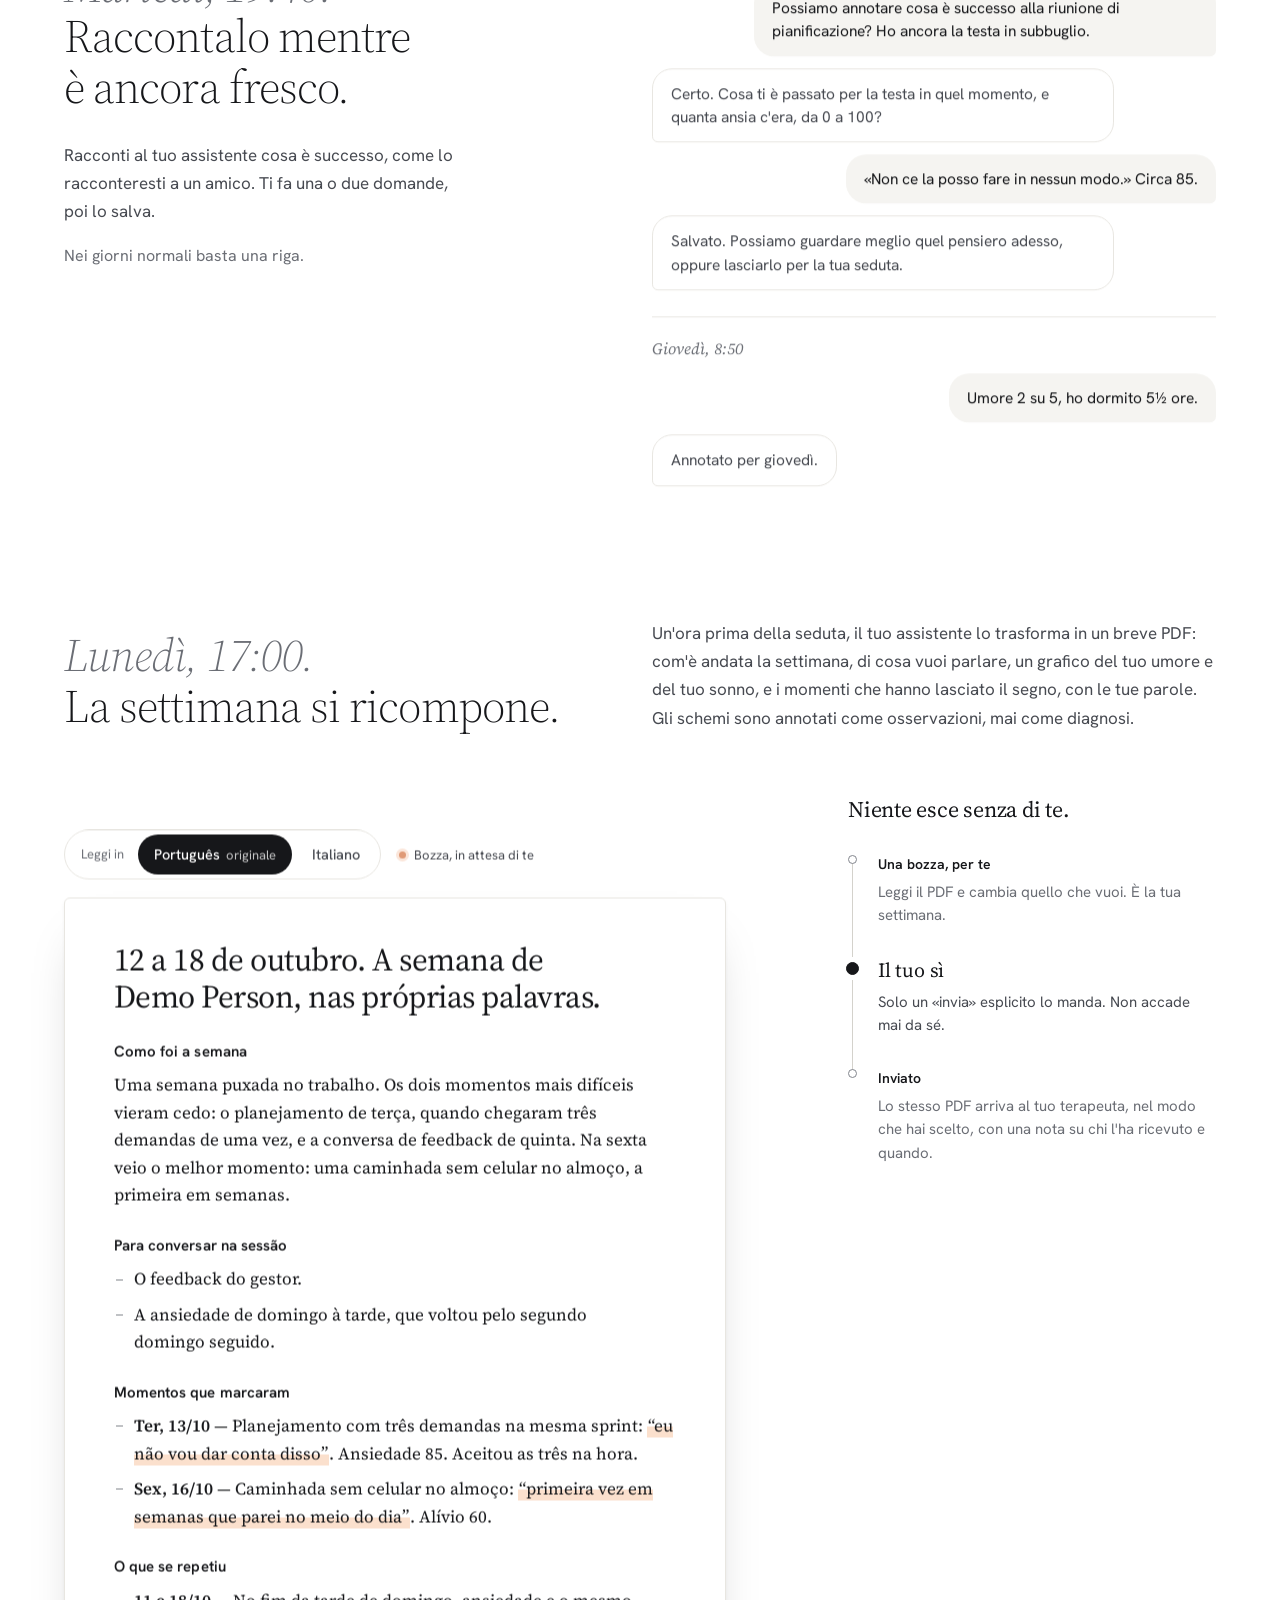
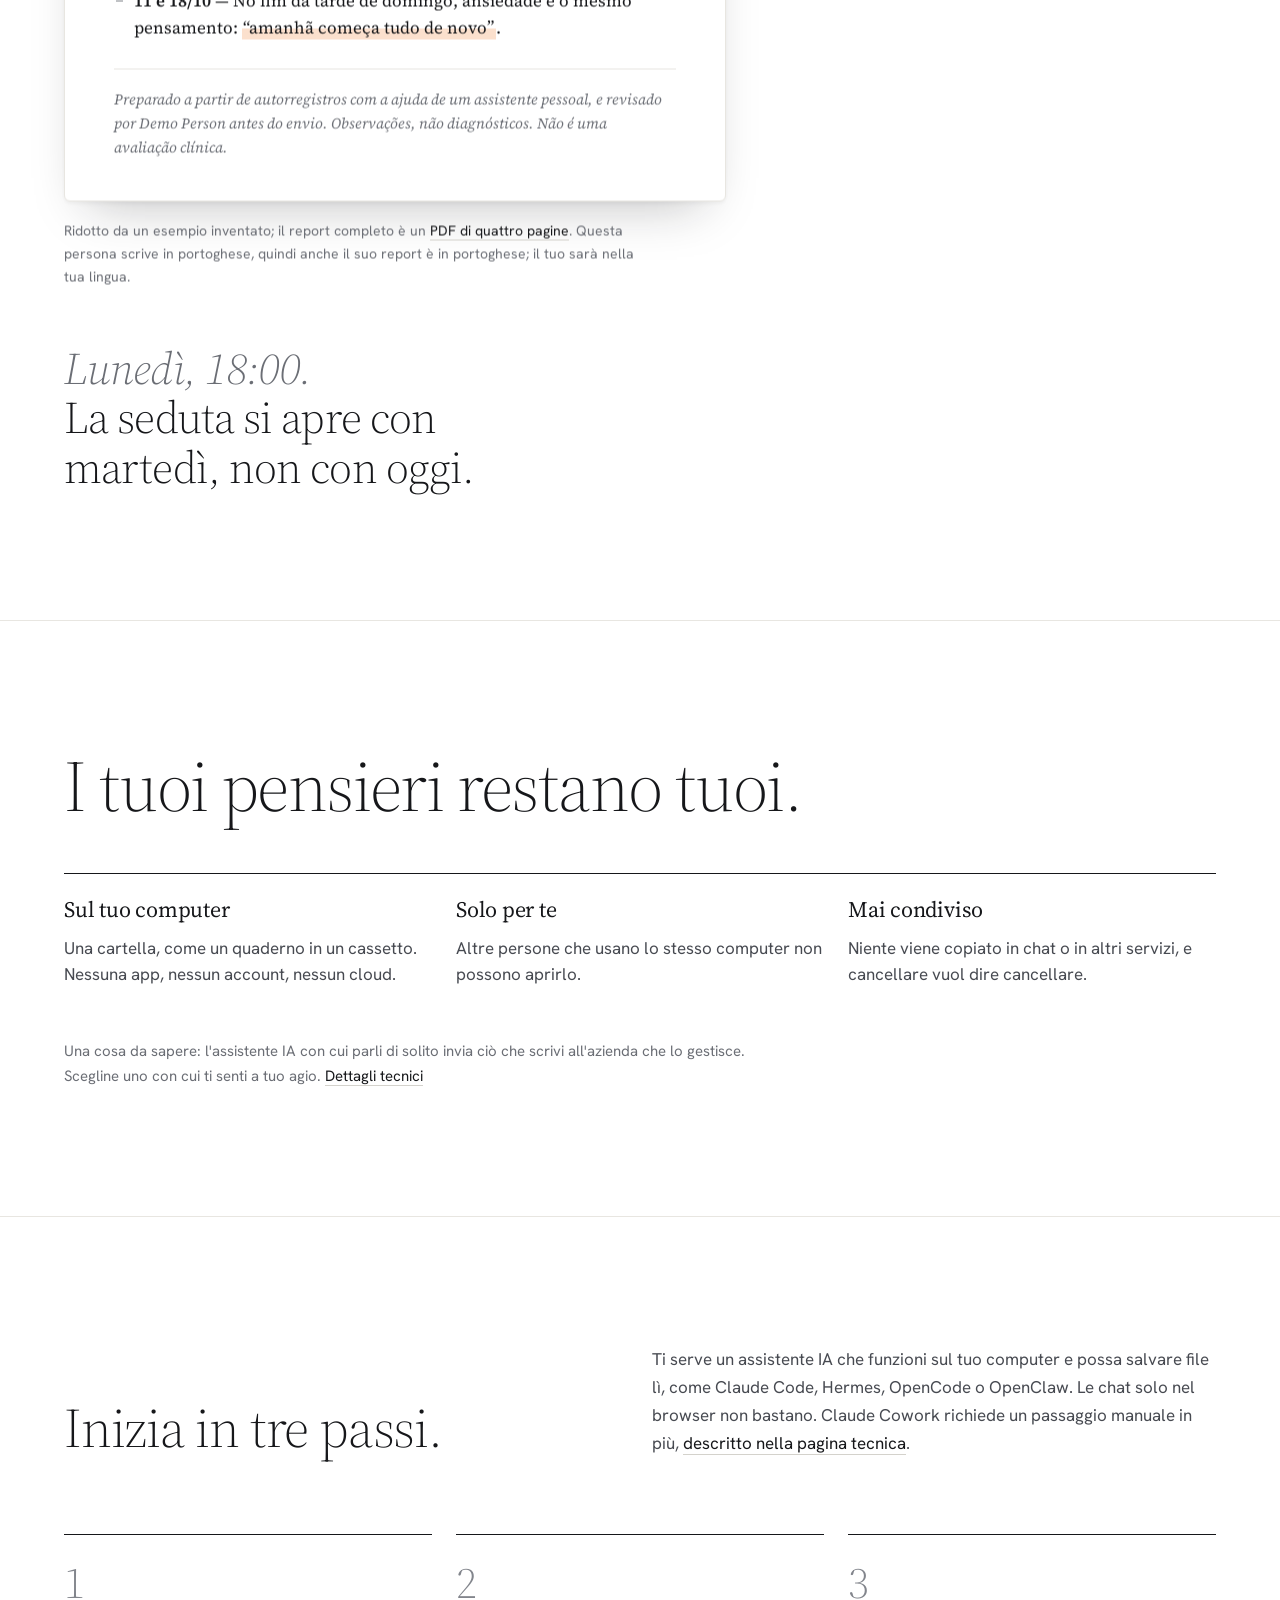
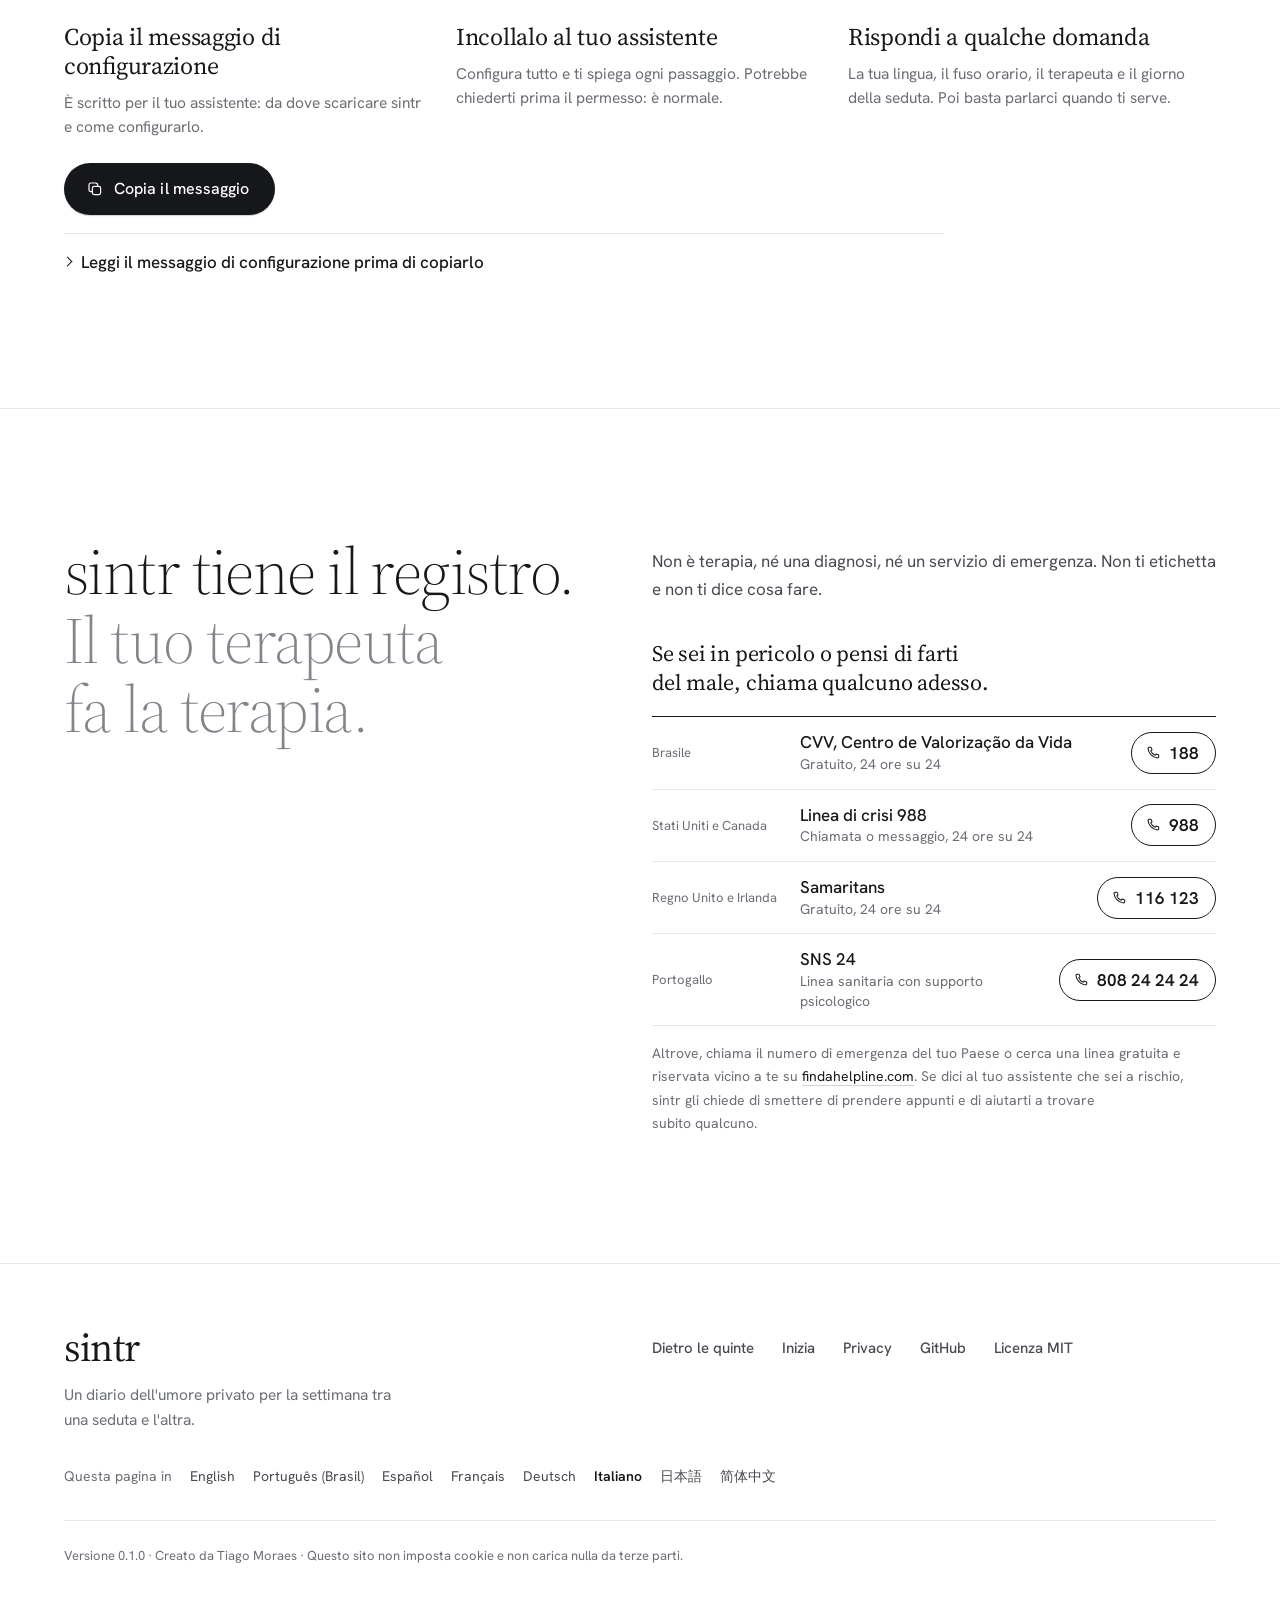
<file: site/it/index.html>
<!doctype html>
<html lang="it" data-time="morning">
<head>
  <meta charset="utf-8">
  <meta name="viewport" content="width=device-width, initial-scale=1">
  <title data-i18n="meta.title">sintr — un diario dell'umore privato per la settimana tra le sedute di terapia</title>
  <meta name="description" content="sintr è un diario dell'umore privato che tieni parlando con il tuo assistente IA. Prima di ogni seduta di terapia, la tua settimana ti aspetta su una pagina, con le tue parole, condivisa con il terapeuta solo se lo decidi tu. Resta sul tuo computer." data-i18n-attr="content:meta.description">
  <meta name="theme-color" content="#ffffff">
  <meta name="color-scheme" content="light">
  <link rel="canonical" href="https://sintr.tiagomoraes.cloud/it/">
  <meta property="og:type" content="website">
  <meta property="og:url" content="https://sintr.tiagomoraes.cloud/it/">
  <meta property="og:title" content="sintr — la settimana tra una seduta e l'altra, con le tue parole" data-i18n-attr="content:meta.og_title">
  <meta property="og:description" content="Un diario dell'umore privato che tieni parlando con il tuo assistente IA. Prima di ogni seduta, la tua settimana su una pagina, condivisa solo se lo decidi tu." data-i18n-attr="content:meta.og_description">
  <meta property="og:image" content="https://sintr.tiagomoraes.cloud/og.png">
  <meta property="og:image:width" content="1200">
  <meta property="og:image:height" content="630">
  <meta name="twitter:card" content="summary_large_image">
  <link rel="icon" href="../favicon.svg" type="image/svg+xml">
  <link rel="preload" href="../fonts/source-serif-4-roman.woff2" as="font" type="font/woff2" crossorigin>
  <link rel="preload" href="../fonts/hanken-grotesk.woff2" as="font" type="font/woff2" crossorigin>
  <script>
    /* Motion is opt-in: content renders fully without JS, and only browsers that
       welcome motion and can observe scroll get the light and reveal behavior. */
    (function (d) {
      d.classList.add('js');
      try {
        if ('IntersectionObserver' in window && !matchMedia('(prefers-reduced-motion: reduce)').matches) {
          d.classList.add('motion');
        }
      } catch (e) {}
    })(document.documentElement);
  </script>
  <!-- i18n:head -->
  <link rel="alternate" hreflang="en" href="https://sintr.tiagomoraes.cloud/">
  <link rel="alternate" hreflang="pt-BR" href="https://sintr.tiagomoraes.cloud/pt-br/">
  <link rel="alternate" hreflang="es" href="https://sintr.tiagomoraes.cloud/es/">
  <link rel="alternate" hreflang="fr" href="https://sintr.tiagomoraes.cloud/fr/">
  <link rel="alternate" hreflang="de" href="https://sintr.tiagomoraes.cloud/de/">
  <link rel="alternate" hreflang="it" href="https://sintr.tiagomoraes.cloud/it/">
  <link rel="alternate" hreflang="ja" href="https://sintr.tiagomoraes.cloud/ja/">
  <link rel="alternate" hreflang="zh-Hans" href="https://sintr.tiagomoraes.cloud/zh/">
  <link rel="alternate" hreflang="x-default" href="https://sintr.tiagomoraes.cloud/">
  <meta property="og:locale" content="it_IT">
  <meta property="og:locale:alternate" content="en_US">
  <meta property="og:locale:alternate" content="pt_BR">
  <meta property="og:locale:alternate" content="es_ES">
  <meta property="og:locale:alternate" content="fr_FR">
  <meta property="og:locale:alternate" content="de_DE">
  <meta property="og:locale:alternate" content="ja_JP">
  <meta property="og:locale:alternate" content="zh_CN">
  <!-- /i18n:head -->
  <link rel="stylesheet" href="../styles.css?v=dev">
</head>
<body data-i18n-attr="data-copy-failed:ui.copy_failed" data-copy-failed="Copia non riuscita. Seleziona il testo per copiarlo.">
  <a class="skip" href="#main" data-i18n="nav.skip">Vai al contenuto</a>

  <!-- Window light: the page's only color. Purely decorative. -->
  <div class="sun" aria-hidden="true">
    <svg class="sun__svg" viewBox="0 0 1000 1000" focusable="false">
      <defs>
        <linearGradient id="sun-grad" x1="0" y1="0" x2="1" y2="1">
          <stop offset=".18" class="sun__s1"/>
          <stop offset=".5" class="sun__s2"/>
          <stop offset=".82" class="sun__s3"/>
        </linearGradient>
        <filter id="sun-edge" x="-30%" y="-30%" width="160%" height="160%">
          <feGaussianBlur stdDeviation="11"/>
        </filter>
        <filter id="sun-leaf" x="-30%" y="-30%" width="160%" height="160%">
          <feGaussianBlur stdDeviation="3.4"/>
        </filter>
        <filter id="sun-grain" x="0" y="0" width="100%" height="100%">
          <feTurbulence type="fractalNoise" baseFrequency=".9" numOctaves="2" stitchTiles="stitch"/>
          <feColorMatrix values="0 0 0 0 .42  0 0 0 0 .42  0 0 0 0 .44  0 0 0 .11 0"/>
        </filter>
        <!-- a tall two-by-three window, projected obliquely onto the wall -->
        <mask id="sun-window" maskUnits="userSpaceOnUse" x="-500" y="-500" width="2000" height="2000">
          <g filter="url(#sun-edge)" fill="#fff" transform="translate(430 110) skewX(-15) skewY(8)">
            <rect x="0" y="0" width="150" height="188" rx="3"/>
            <rect x="166" y="0" width="150" height="188" rx="3"/>
            <rect x="0" y="204" width="150" height="188" rx="3"/>
            <rect x="166" y="204" width="150" height="188" rx="3"/>
            <rect x="0" y="408" width="150" height="188" rx="3"/>
            <rect x="166" y="408" width="150" height="188" rx="3"/>
          </g>
        </mask>
      </defs>
      <g mask="url(#sun-window)">
        <rect x="200" y="60" width="600" height="840" fill="url(#sun-grad)"/>
        <rect x="200" y="60" width="600" height="840" filter="url(#sun-grain)"/>
        <g class="sun__leaves" filter="url(#sun-leaf)">
          <g class="sun__branch sun__branch--a">
            <path class="sun__stem" d="M960 60 C 870 120, 800 170, 700 250 S 560 380, 500 470"/>
            <path d="M900 104c-26-30-68-34-92-16 25 27 62 34 92 16z"/>
            <path d="M866 128c9-39-10-76-39-87-7 36 9 71 39 87z"/>
            <path d="M816 164c-32-23-74-20-94 4 28 19 67 21 94-4z"/>
            <path d="M786 186c14-37 2-78-25-92-12 34-2 73 25 92z"/>
            <path d="M733 225c-35-16-76-5-90 21 32 12 71 5 90-21z"/>
            <path d="M701 250c19-34 16-76-7-94-18 30-16 69 7 94z"/>
            <path d="M651 291c-35-11-74 5-85 34 34 7 69-5 85-34z"/>
            <path d="M618 321c25-30 28-73 7-94-21 27-25 66-7 94z"/>
            <path d="M575 362c-37-5-73 16-80 46 34 2 67-16 80-46z"/>
            <path d="M545 398c27-27 35-67 18-92-23 23-32 62-18 92z"/>
            <path d="M515 442c-35 2-65 28-67 58 34-5 62-28 67-58z"/>
          </g>
          <g class="sun__branch sun__branch--b">
            <path class="sun__stem" d="M960 560 C 890 600, 830 650, 780 720 S 700 840, 690 920"/>
            <path d="M902 590c-21-32-62-43-89-30 20 30 57 43 89 30z"/>
            <path d="M865 615c16-35 7-76-18-92-12 34-5 71 18 92z"/>
            <path d="M821 657c-30-25-73-27-94-5 27 23 66 27 94 5z"/>
            <path d="M796 686c19-34 18-74-4-94-18 30-18 69 4 94z"/>
            <path d="M757 739c-34-18-74-9-90 16 32 14 71 9 90-16z"/>
            <path d="M732 776c25-28 30-69 11-92-21 25-27 64-11 92z"/>
          </g>
        </g>
      </g>
    </svg>
  </div>

  <header class="top">
    <div class="wrap top__inner">
      <a class="mark" href="#main" aria-label="sintr, torna all'inizio" data-i18n-attr="aria-label:nav.home_label">
        <svg class="mark__glyph" viewBox="0 0 32 32" aria-hidden="true" focusable="false">
          <defs>
            <linearGradient id="mark-grad" x1="0" y1="0" x2="1" y2="1">
              <stop offset="0" stop-color="#cfe3f3"/>
              <stop offset=".55" stop-color="#f6e1d3"/>
              <stop offset="1" stop-color="#f7cfb5"/>
            </linearGradient>
          </defs>
          <rect width="32" height="32" rx="8" fill="#16171a"/>
          <g fill="url(#mark-grad)" transform="translate(10.4 6.2) skewX(-14)">
            <rect x="0" y="0" width="6" height="8.8" rx="1"/>
            <rect x="7.2" y="0" width="6" height="8.8" rx="1"/>
            <rect x="0" y="10.2" width="6" height="8.8" rx="1"/>
            <rect x="7.2" y="10.2" width="6" height="8.8" rx="1"/>
          </g>
        </svg>
        <span class="mark__word">sintr</span>
      </a>
      <nav class="top__nav" aria-label="Principale" data-i18n-attr="aria-label:nav.primary_label">
        <a class="top__link" href="#week" data-i18n="nav.how">Come funziona</a>
        <a class="top__link" href="#privacy" data-i18n="nav.privacy">Privacy</a>
        <a class="top__link" href="../tech/" data-i18n="nav.tech">Dietro le quinte</a>
        <!-- i18n:switcher -->
        <details class="langs">
          <summary class="langs__toggle" aria-label="Lingua: Italiano"><svg class="ico" viewBox="0 0 24 24" aria-hidden="true" focusable="false"><circle cx="12" cy="12" r="8.5"/><path d="M3.5 12h17M12 3.5c2.3 2.3 3.5 5.2 3.5 8.5s-1.2 6.2-3.5 8.5M12 3.5C9.7 5.8 8.5 8.7 8.5 12s1.2 6.2 3.5 8.5"/></svg><span>IT</span></summary>
          <ul class="langs__menu" aria-label="Lingua">
            <li><a href="../?lang=en" hreflang="en" lang="en" data-lang="en">English</a></li>
            <li><a href="../pt-br/" hreflang="pt-BR" lang="pt-BR" data-lang="pt">Português (Brasil)</a></li>
            <li><a href="../es/" hreflang="es" lang="es" data-lang="es">Español</a></li>
            <li><a href="../fr/" hreflang="fr" lang="fr" data-lang="fr">Français</a></li>
            <li><a href="../de/" hreflang="de" lang="de" data-lang="de">Deutsch</a></li>
            <li><a href="../it/" hreflang="it" lang="it" data-lang="it" aria-current="true">Italiano</a></li>
            <li><a href="../ja/" hreflang="ja" lang="ja" data-lang="ja">日本語</a></li>
            <li><a href="../zh/" hreflang="zh-Hans" lang="zh-Hans" data-lang="zh">简体中文</a></li>
          </ul>
        </details>
        <!-- /i18n:switcher -->
        <a class="btn btn--ink btn--sm" href="#start" data-i18n="nav.start">Inizia</a>
      </nav>
    </div>
  </header>

  <main id="main">
    <!-- ───────────────────────── Hero ───────────────────────── -->
    <section class="hero" data-time="morning" aria-labelledby="hero-title">
      <div class="wrap hero__grid">
        <div class="hero__copy">
          <h1 id="hero-title" class="display" data-i18n="hero.title">La settimana tra una seduta e l'altra, custodita con <span class="hl">le tue parole.</span></h1>
          <p class="lede" data-i18n="hero.lede">sintr è un diario dell'umore privato che tieni parlando con il tuo assistente IA. Prima di ogni seduta di terapia, la tua settimana ti aspetta su una pagina, pronta per te e per il tuo&nbsp;terapeuta.</p>
          <div class="hero__actions">
            <a class="btn btn--ink" href="#start" data-i18n="hero.cta">Inizia</a>
            <a class="link" href="#week" data-i18n="hero.cta_more">Scopri come funziona</a>
          </div>
        </div>

        <div class="hero__art" data-depth="-0.06">
          <figure class="note note--hero" data-write aria-label="Un momento annotato: esempio inventato" data-i18n-attr="aria-label:card.label">
            <figcaption class="note__head"><span class="note__when" data-i18n="card.when">Martedì, 19:40</span><span class="note__tag" data-i18n="card.tag">Momento salvato</span></figcaption>
            <dl class="note__rows">
              <div class="note__row ln"><dt data-i18n="card.happened_label">Cosa è successo</dt><dd data-i18n="card.happened">Tre nuove cose da fare nello stesso sprint. Ho detto sì a tutte.</dd></div>
              <div class="note__row ln"><dt data-i18n="card.mind_label">Cosa ti è passato per la testa</dt><dd data-i18n="card.mind"><q class="said">non ce la posso fare in nessun modo</q></dd></div>
              <div class="note__row ln"><dt data-i18n="card.felt_label">Come ti sentivi</dt><dd data-i18n="card.felt">Ansia <span class="note__scale">85 su 100</span></dd></div>
              <div class="note__row ln"><dt data-i18n="card.body_label">Nel corpo</dt><dd data-i18n="card.body">Petto stretto, mascella contratta</dd></div>
            </dl>
          </figure>
        </div>
      </div>
    </section>

    <!-- ───────────────────────── Why ───────────────────────── -->
    <section class="idea idea--lean" data-time="noon" aria-labelledby="idea-title">
      <div class="wrap idea__grid">
        <h2 id="idea-title" class="statement" data-reveal>
          <span class="statement__a" data-i18n="why.a">La terapia dura cinquanta minuti a&nbsp;settimana.</span>
          <span class="statement__b" data-i18n="why.b">La tua settimana succede nel resto del&nbsp;tempo.</span>
        </h2>
        <p class="prose idea__why" data-reveal data-i18n="why.body">Alla seduta, martedì è ormai una nebbia. Ricordi come ti senti oggi, ma quello che ti ha scosso a metà settimana non viene mai davvero&nbsp;raccontato.</p>
      </div>
    </section>

    <!-- ───────────────────────── How it feels ───────────────────────── -->
    <div id="week" class="week">
      <!-- Tuesday -->
      <section class="day day--capture" data-time="dusk" aria-labelledby="capture-title">
        <div class="wrap day__grid">
          <div class="day__copy">
            <h3 id="capture-title" class="h-day" data-reveal data-i18n="capture.title"><span class="when">Martedì, 19:40.</span> Raccontalo mentre è ancora&nbsp;fresco.</h3>
            <p class="prose" data-reveal data-i18n="capture.body">Racconti al tuo assistente cosa è successo, come lo racconteresti a un amico. Ti fa una o due domande, poi lo&nbsp;salva.</p>
            <p class="prose prose--quiet" data-reveal data-i18n="capture.quiet">Nei giorni normali basta una&nbsp;riga.</p>
          </div>

          <div class="day__art" data-depth="-0.05">
            <div class="chat" aria-label="Esempio di conversazione con un assistente IA" data-i18n-attr="aria-label:capture.chat_label">
              <p class="chat__msg chat__msg--you" data-reveal data-i18n="capture.msg1">Possiamo annotare cosa è successo alla riunione di pianificazione? Ho ancora la testa&nbsp;in subbuglio.</p>
              <p class="chat__msg chat__msg--agent" data-reveal data-i18n="capture.msg2">Certo. Cosa ti è passato per la testa in quel momento, e quanta ansia c'era, da 0 a&nbsp;100?</p>
              <p class="chat__msg chat__msg--you" data-reveal data-i18n="capture.msg3">«Non ce la posso fare in nessun modo.» Circa&nbsp;85.</p>
              <p class="chat__msg chat__msg--agent" data-reveal data-i18n="capture.msg4">Salvato. Possiamo guardare meglio quel pensiero adesso, oppure lasciarlo per la tua&nbsp;seduta.</p>
              <p class="chat__when" data-reveal data-i18n="capture.thursday">Giovedì, 8:50</p>
              <p class="chat__msg chat__msg--you" data-reveal data-i18n="capture.msg5">Umore 2 su 5, ho dormito 5½&nbsp;ore.</p>
              <p class="chat__msg chat__msg--agent" data-reveal data-i18n="capture.msg6">Annotato per giovedì.</p>
            </div>
          </div>
        </div>
      </section>

      <!-- Monday, an hour before the session -->
      <section class="day day--report" data-time="golden" aria-labelledby="report-title">
        <div class="wrap">
          <div class="report__head">
            <h3 id="report-title" class="h-day h-day--wide" data-reveal data-i18n="report.title"><span class="when">Lunedì, 17:00.</span> La settimana si&nbsp;ricompone.</h3>
            <p class="prose" data-reveal data-i18n="report.body">Un'ora prima della seduta, il tuo assistente lo trasforma in un breve PDF: com'è andata la settimana, di cosa vuoi parlare, un grafico del tuo umore e del tuo sonno, e i momenti che hanno lasciato il segno, con le tue parole. Gli schemi sono annotati come osservazioni, mai come&nbsp;diagnosi.</p>
          </div>

          <div class="report__grid">
            <div class="report__doc" data-depth="-0.03">
              <!-- i18n:report-toggle -->
              <input class="sr-only" type="radio" name="report-lang" id="rl-pt" checked>
              <input class="sr-only" type="radio" name="report-lang" id="rl-en">
              <div class="seg" role="presentation">
                <span class="seg__label" data-i18n="report.read_in">Leggi in</span>
                <label class="seg__opt seg__opt--pt" for="rl-pt">Português <span class="seg__hint" data-i18n="report.original">originale</span></label>
                <label class="seg__opt seg__opt--en" for="rl-en" data-i18n-local="name">Italiano</label>
              </div>
              <!-- /i18n:report-toggle -->
              <p class="paper__status" data-i18n="report.status"><span class="paper__dot" aria-hidden="true"></span> Bozza, in attesa di te</p>

              <article class="paper paper--pt" lang="pt-BR" aria-label="Esempio di report settimanale, originale in portoghese, ridotto" data-i18n-attr="aria-label:report.original_label">
                <h4 class="paper__title">12 a 18 de outubro. A semana de Demo Person, nas próprias palavras.</h4>
                <h5>Como foi a semana</h5>
                <p>Uma semana puxada no trabalho. Os dois momentos mais difíceis vieram cedo: o planejamento de terça, quando chegaram três demandas de uma vez, e a conversa de feedback de quinta. Na sexta veio o melhor momento: uma caminhada sem celular no almoço, a primeira em semanas.</p>
                <h5>Para conversar na sessão</h5>
                <ul>
                  <li>O feedback do gestor.</li>
                  <li>A ansiedade de domingo à tarde, que voltou pelo segundo domingo seguido.</li>
                </ul>
                <h5>Momentos que marcaram</h5>
                <ul>
                  <li><b>Ter, 13/10</b> — Planejamento com três demandas na mesma sprint: <mark>“eu não vou dar conta disso”</mark>. Ansiedade 85. Aceitou as três na hora.</li>
                  <li><b>Sex, 16/10</b> — Caminhada sem celular no almoço: <mark>“primeira vez em semanas que parei no meio do dia”</mark>. Alívio 60.</li>
                </ul>
                <h5>O que se repetiu</h5>
                <ul>
                  <li><b>11 e 18/10</b> — No fim da tarde de domingo, ansiedade e o mesmo pensamento: <mark>“amanhã começa tudo de novo”</mark>.</li>
                </ul>
                <p class="paper__foot">Preparado a partir de autorregistros com a ajuda de um assistente pessoal, e revisado por Demo Person antes do envio. Observações, não diagnósticos. Não é uma avaliação clínica.</p>
              </article>

              <!-- i18n:report-local -->
              <article class="paper paper--en" lang="it" aria-label="Esempio di report settimanale, traduzione in italiano, ridotto" data-i18n-attr="aria-label:report.local_label" data-i18n-local="lang">
                <h4 class="paper__title" data-i18n="report.doc_title">Dal 12 al 18 ottobre. La settimana di Demo Person, con le sue parole.</h4>
                <h5 data-i18n="report.doc_week_h">Com'è andata la settimana</h5>
                <p data-i18n="report.doc_week">Una settimana pesante al lavoro. I due momenti più difficili sono arrivati presto: la pianificazione di martedì, quando sono arrivate tre nuove richieste tutte insieme, e il colloquio di feedback di giovedì. Venerdì ha portato il momento migliore: una passeggiata in pausa pranzo senza telefono, la prima da settimane.</p>
                <h5 data-i18n="report.doc_session_h">Per la seduta</h5>
                <ul>
                  <li data-i18n="report.doc_session1">Il feedback del responsabile.</li>
                  <li data-i18n="report.doc_session2">L'ansia della domenica pomeriggio, tornata per la seconda domenica di fila.</li>
                </ul>
                <h5 data-i18n="report.doc_moments_h">Momenti che hanno lasciato il segno</h5>
                <ul>
                  <li data-i18n="report.doc_moment1"><b>Mar 13 ott</b> — Pianificazione, tre nuove richieste nello stesso sprint: <mark>«non ce la posso fare in nessun modo»</mark>. Ansia 85. Ha accettato tutte e tre sul momento.</li>
                  <li data-i18n="report.doc_moment2"><b>Ven 16 ott</b> — Una passeggiata in pausa pranzo senza telefono: <mark>«la prima volta da settimane che mi fermo a metà giornata»</mark>. Sollievo 60.</li>
                </ul>
                <h5 data-i18n="report.doc_patterns_h">Cosa si è ripetuto</h5>
                <ul>
                  <li data-i18n="report.doc_pattern1"><b>11 e 18 ott</b> — A fine pomeriggio la domenica, ansia e lo stesso pensiero: <mark>«domani ricomincia tutto da capo»</mark>.</li>
                </ul>
                <p class="paper__foot" data-i18n="report.doc_foot">Preparato a partire da annotazioni personali con l'aiuto di un assistente personale, e rivisto da Demo Person prima dell'invio. Osservazioni, non diagnosi. Non è una valutazione clinica.</p>
              </article>
              <!-- /i18n:report-local -->
              <p class="report__src" data-i18n="report.source">Ridotto da un esempio inventato; il report completo è un <a class="link" href="https://github.com/tiagomoraes/sintr/blob/main/docs/example-report.pdf">PDF di quattro pagine</a>. Questa persona scrive in portoghese, quindi anche il suo report è in portoghese; il tuo sarà nella tua&nbsp;lingua.</p>
            </div>

            <aside class="report__flow" aria-labelledby="lifecycle-title">
              <h4 id="lifecycle-title" class="h-small" data-reveal data-i18n="report.lifecycle">Niente esce senza di&nbsp;te.</h4>
              <ol class="stations">
                <li class="stations__item" data-reveal>
                  <span class="stations__state" data-i18n="report.step1">Una bozza, per te</span>
                  <p data-i18n="report.step1_text">Leggi il PDF e cambia quello che vuoi. È la tua settimana.</p>
                </li>
                <li class="stations__item stations__item--gate" data-reveal>
                  <span class="stations__state" data-i18n="report.step2">Il tuo sì</span>
                  <p data-i18n="report.step2_text">Solo un «invia» esplicito lo manda. Non accade mai da sé.</p>
                </li>
                <li class="stations__item" data-reveal>
                  <span class="stations__state" data-i18n="report.step3">Inviato</span>
                  <p data-i18n="report.step3_text">Lo stesso PDF arriva al tuo terapeuta, nel modo che hai scelto, con una nota su chi l'ha ricevuto e quando.</p>
                </li>
              </ol>
            </aside>
          </div>

          <p class="payoff" data-reveal data-i18n="report.payoff"><span class="when">Lunedì, 18:00.</span> La seduta si apre con martedì, non con&nbsp;oggi.</p>
        </div>
      </section>
    </div>

    <!-- ───────────────────────── Privacy ───────────────────────── -->
    <section id="privacy" class="privacy privacy--lean" data-time="night" aria-labelledby="privacy-title">
      <div class="wrap">
        <h2 id="privacy-title" class="h-section h-section--xl" data-reveal data-i18n="privacy.title">I tuoi pensieri restano tuoi.</h2>
        <dl class="promises promises--three">
          <div class="promises__row" data-reveal><dt data-i18n="privacy.p1">Sul tuo computer</dt><dd data-i18n="privacy.p1_text">Una cartella, come un quaderno in un cassetto. Nessuna app, nessun account, nessun&nbsp;cloud.</dd></div>
          <div class="promises__row" data-reveal><dt data-i18n="privacy.p2">Solo per te</dt><dd data-i18n="privacy.p2_text">Altre persone che usano lo stesso computer non possono&nbsp;aprirlo.</dd></div>
          <div class="promises__row" data-reveal><dt data-i18n="privacy.p3">Mai condiviso</dt><dd data-i18n="privacy.p3_text">Niente viene copiato in chat o in altri servizi, e cancellare vuol dire&nbsp;cancellare.</dd></div>
        </dl>
        <p class="privacy__note" data-reveal data-i18n="privacy.note">Una cosa da sapere: l'assistente IA con cui parli di solito invia ciò che scrivi all'azienda che lo gestisce. Scegline uno con cui ti senti a tuo agio. <a class="link" href="../tech/#privacy">Dettagli&nbsp;tecnici</a></p>
      </div>
    </section>

    <!-- ───────────────────────── Get started ───────────────────────── -->
    <section id="start" class="start" data-time="late" aria-labelledby="start-title">
      <div class="wrap">
        <div class="start__head">
          <h2 id="start-title" class="h-section" data-reveal data-i18n="start.title">Inizia in tre&nbsp;passi.</h2>
          <p class="prose start__intro" data-reveal data-i18n="start.intro">Ti serve un assistente IA che funzioni sul tuo computer e possa salvare file lì, come Claude Code, Hermes, OpenCode o OpenClaw. Le chat solo nel browser non bastano. Claude Cowork richiede un passaggio manuale in più, <a class="link" href="../tech/#install-generic">descritto nella pagina&nbsp;tecnica</a>.</p>
        </div>

        <ol class="steps">
          <li class="step" data-reveal>
            <h3 class="step__title" data-i18n="start.step1">Copia il messaggio di configurazione</h3>
            <p class="step__text" data-i18n="start.step1_text">È scritto per il tuo assistente: da dove scaricare sintr e come configurarlo.</p>
            <div class="step__art">
              <a class="btn btn--ink" href="#setup-message" data-copy="#setup-text" data-copied="Copiato. Ora incollalo." data-i18n-attr="data-copied:start.copied">
                <svg class="ico" viewBox="0 0 24 24" aria-hidden="true" focusable="false"><rect x="8.5" y="8.5" width="11" height="11" rx="2.5"/><path d="M15.5 8.5v-2A2.5 2.5 0 0 0 13 4H6.5A2.5 2.5 0 0 0 4 6.5V13a2.5 2.5 0 0 0 2.5 2.5h2"/></svg>
                <span data-label data-i18n="start.copy">Copia il messaggio</span>
              </a>
            </div>
          </li>
          <li class="step" data-reveal>
            <h3 class="step__title" data-i18n="start.step2">Incollalo al tuo assistente</h3>
            <p class="step__text" data-i18n="start.step2_text">Configura tutto e ti spiega ogni passaggio. Potrebbe chiederti prima il permesso: è normale.</p>
          </li>
          <li class="step" data-reveal>
            <h3 class="step__title" data-i18n="start.step3">Rispondi a qualche domanda</h3>
            <p class="step__text" data-i18n="start.step3_text">La tua lingua, il fuso orario, il terapeuta e il giorno della seduta. Poi basta parlarci quando ti serve.</p>
          </li>
        </ol>

        <details id="setup-message" class="setup ask__details" data-reveal>
          <summary data-i18n="start.summary">Leggi il messaggio di configurazione prima di copiarlo</summary>
          <div class="setup__body">
            <blockquote id="setup-text" class="ask__text" data-i18n="start.message">Ti chiedo di configurare sintr per me. È un diario privato per la terapia che terrai per me sotto forma di file su questo computer. Clona https://github.com/tiagomoraes/sintr.git, leggi docs/INSTALL.md ed esegui il programma di installazione adatto a me (./installers/install.sh con hermes, claude-code o generic), usando ~/sintr come cartella del mio diario. Prima di ogni passaggio, spiegamelo con parole semplici. Poi apri ~/sintr/config.md e compilalo con me: chiedimi la mia lingua, il fuso orario e i dettagli della terapia uno alla volta, e lascia vuoto ciò che non ti do. Tieni require_approval: true e non inviare mai nulla a nessuno senza prima chiedermelo.</blockquote>
            <p class="ask__foot" data-i18n="start.message_foot">Usa solo ciò che è pubblicato nel progetto sintr.</p>
          </div>
        </details>
      </div>
    </section>

    <!-- ───────────────────────── Honesty ───────────────────────── -->
    <section class="honest" data-time="dawn" aria-labelledby="honest-title">
      <div class="wrap honest__grid">
        <h2 id="honest-title" class="statement statement--close" data-reveal>
          <span class="statement__a" data-i18n="honest.a">sintr tiene il registro.</span>
          <span class="statement__b" data-i18n="honest.b">Il tuo terapeuta fa la&nbsp;terapia.</span>
        </h2>
        <div class="honest__body">
          <p class="prose" data-reveal data-i18n="honest.body">Non è terapia, né una diagnosi, né un servizio di emergenza. Non ti etichetta e non ti dice cosa&nbsp;fare.</p>
          <div class="lines" data-reveal>
            <p class="lines__title" id="lines-title" data-i18n="lines.title">Se sei in pericolo o pensi di farti del male, chiama qualcuno&nbsp;adesso.</p>
            <ul class="lines__list" aria-labelledby="lines-title">
              <li class="line">
                <span class="line__where" data-i18n="lines.l1_where">Brasile</span>
                <span class="line__who" data-i18n="lines.l1_who">CVV, Centro de Valorização da Vida<span class="line__how">Gratuito, 24 ore su 24</span></span>
                <a class="line__call" href="tel:188" aria-label="Chiama CVV, 188" data-i18n-attr="aria-label:lines.l1_call"><svg class="ico" viewBox="0 0 24 24" aria-hidden="true" focusable="false"><path d="M6.2 3.5h2.9l1.5 3.9-2 1.4a12 12 0 0 0 6.6 6.6l1.4-2 3.9 1.5v2.9a1.7 1.7 0 0 1-1.8 1.7A16 16 0 0 1 4.5 5.3a1.7 1.7 0 0 1 1.7-1.8z"/></svg><span>188</span></a>
              </li>
              <li class="line">
                <span class="line__where" data-i18n="lines.l2_where">Stati Uniti e Canada</span>
                <span class="line__who" data-i18n="lines.l2_who">Linea di crisi 988<span class="line__how">Chiamata o messaggio, 24 ore su 24</span></span>
                <a class="line__call" href="tel:988" aria-label="Chiama la linea di crisi 988, 988" data-i18n-attr="aria-label:lines.l2_call"><svg class="ico" viewBox="0 0 24 24" aria-hidden="true" focusable="false"><path d="M6.2 3.5h2.9l1.5 3.9-2 1.4a12 12 0 0 0 6.6 6.6l1.4-2 3.9 1.5v2.9a1.7 1.7 0 0 1-1.8 1.7A16 16 0 0 1 4.5 5.3a1.7 1.7 0 0 1 1.7-1.8z"/></svg><span>988</span></a>
              </li>
              <li class="line">
                <span class="line__where" data-i18n="lines.l3_where">Regno Unito e Irlanda</span>
                <span class="line__who" data-i18n="lines.l3_who">Samaritans<span class="line__how">Gratuito, 24 ore su 24</span></span>
                <a class="line__call" href="tel:116123" aria-label="Chiama Samaritans, 116 123" data-i18n-attr="aria-label:lines.l3_call"><svg class="ico" viewBox="0 0 24 24" aria-hidden="true" focusable="false"><path d="M6.2 3.5h2.9l1.5 3.9-2 1.4a12 12 0 0 0 6.6 6.6l1.4-2 3.9 1.5v2.9a1.7 1.7 0 0 1-1.8 1.7A16 16 0 0 1 4.5 5.3a1.7 1.7 0 0 1 1.7-1.8z"/></svg><span>116 123</span></a>
              </li>
              <li class="line">
                <span class="line__where" data-i18n="lines.l4_where">Portogallo</span>
                <span class="line__who" data-i18n="lines.l4_who">SNS 24<span class="line__how">Linea sanitaria con supporto psicologico</span></span>
                <a class="line__call" href="tel:808242424" aria-label="Chiama SNS 24, 808 24 24 24" data-i18n-attr="aria-label:lines.l4_call"><svg class="ico" viewBox="0 0 24 24" aria-hidden="true" focusable="false"><path d="M6.2 3.5h2.9l1.5 3.9-2 1.4a12 12 0 0 0 6.6 6.6l1.4-2 3.9 1.5v2.9a1.7 1.7 0 0 1-1.8 1.7A16 16 0 0 1 4.5 5.3a1.7 1.7 0 0 1 1.7-1.8z"/></svg><span>808 24 24 24</span></a>
              </li>
            </ul>
            <p class="lines__note" data-i18n="lines.note">Altrove, chiama il numero di emergenza del tuo Paese o cerca una linea gratuita e riservata vicino a te su <a class="link" href="https://findahelpline.com">findahelpline.com</a>. Se dici al tuo assistente che sei a rischio, sintr gli chiede di smettere di prendere appunti e di aiutarti a trovare subito&nbsp;qualcuno.</p>
          </div>
        </div>
      </div>
    </section>
  </main>

  <footer class="foot" data-time="dawn">
    <div class="wrap foot__grid">
      <div class="foot__brand">
        <p class="mark mark--foot"><span class="mark__word">sintr</span></p>
        <p class="foot__line" data-i18n="foot.line">Un diario dell'umore privato per la settimana tra una&nbsp;seduta e l'altra.</p>
      </div>
      <nav class="foot__links" aria-label="Altro" data-i18n-attr="aria-label:foot.nav_label">
        <a href="../tech/" data-i18n="foot.tech">Dietro le quinte</a>
        <a href="#start" data-i18n="foot.start">Inizia</a>
        <a href="#privacy" data-i18n="foot.privacy">Privacy</a>
        <a href="https://github.com/tiagomoraes/sintr">GitHub</a>
        <a href="https://github.com/tiagomoraes/sintr/blob/main/LICENSE" data-i18n="foot.license">Licenza MIT</a>
      </nav>
      <!-- i18n:footer-langs -->
      <nav class="foot__langs" aria-label="Lingua"><span>Questa pagina in</span> <a href="../?lang=en" hreflang="en" lang="en" data-lang="en">English</a> <a href="../pt-br/" hreflang="pt-BR" lang="pt-BR" data-lang="pt">Português (Brasil)</a> <a href="../es/" hreflang="es" lang="es" data-lang="es">Español</a> <a href="../fr/" hreflang="fr" lang="fr" data-lang="fr">Français</a> <a href="../de/" hreflang="de" lang="de" data-lang="de">Deutsch</a> <a href="../it/" hreflang="it" lang="it" data-lang="it" aria-current="true">Italiano</a> <a href="../ja/" hreflang="ja" lang="ja" data-lang="ja">日本語</a> <a href="../zh/" hreflang="zh-Hans" lang="zh-Hans" data-lang="zh">简体中文</a></nav>
      <!-- /i18n:footer-langs -->
      <p class="foot__fine" data-i18n="foot.fine">Versione 0.1.0 · Creato da Tiago Moraes · Questo sito non imposta cookie e non carica nulla da terze&nbsp;parti.</p>
    </div>
  </footer>

  <p class="toast" role="status" aria-live="polite"></p>
  <script src="../main.js?v=dev" defer></script>
</body>
</html>
</file>
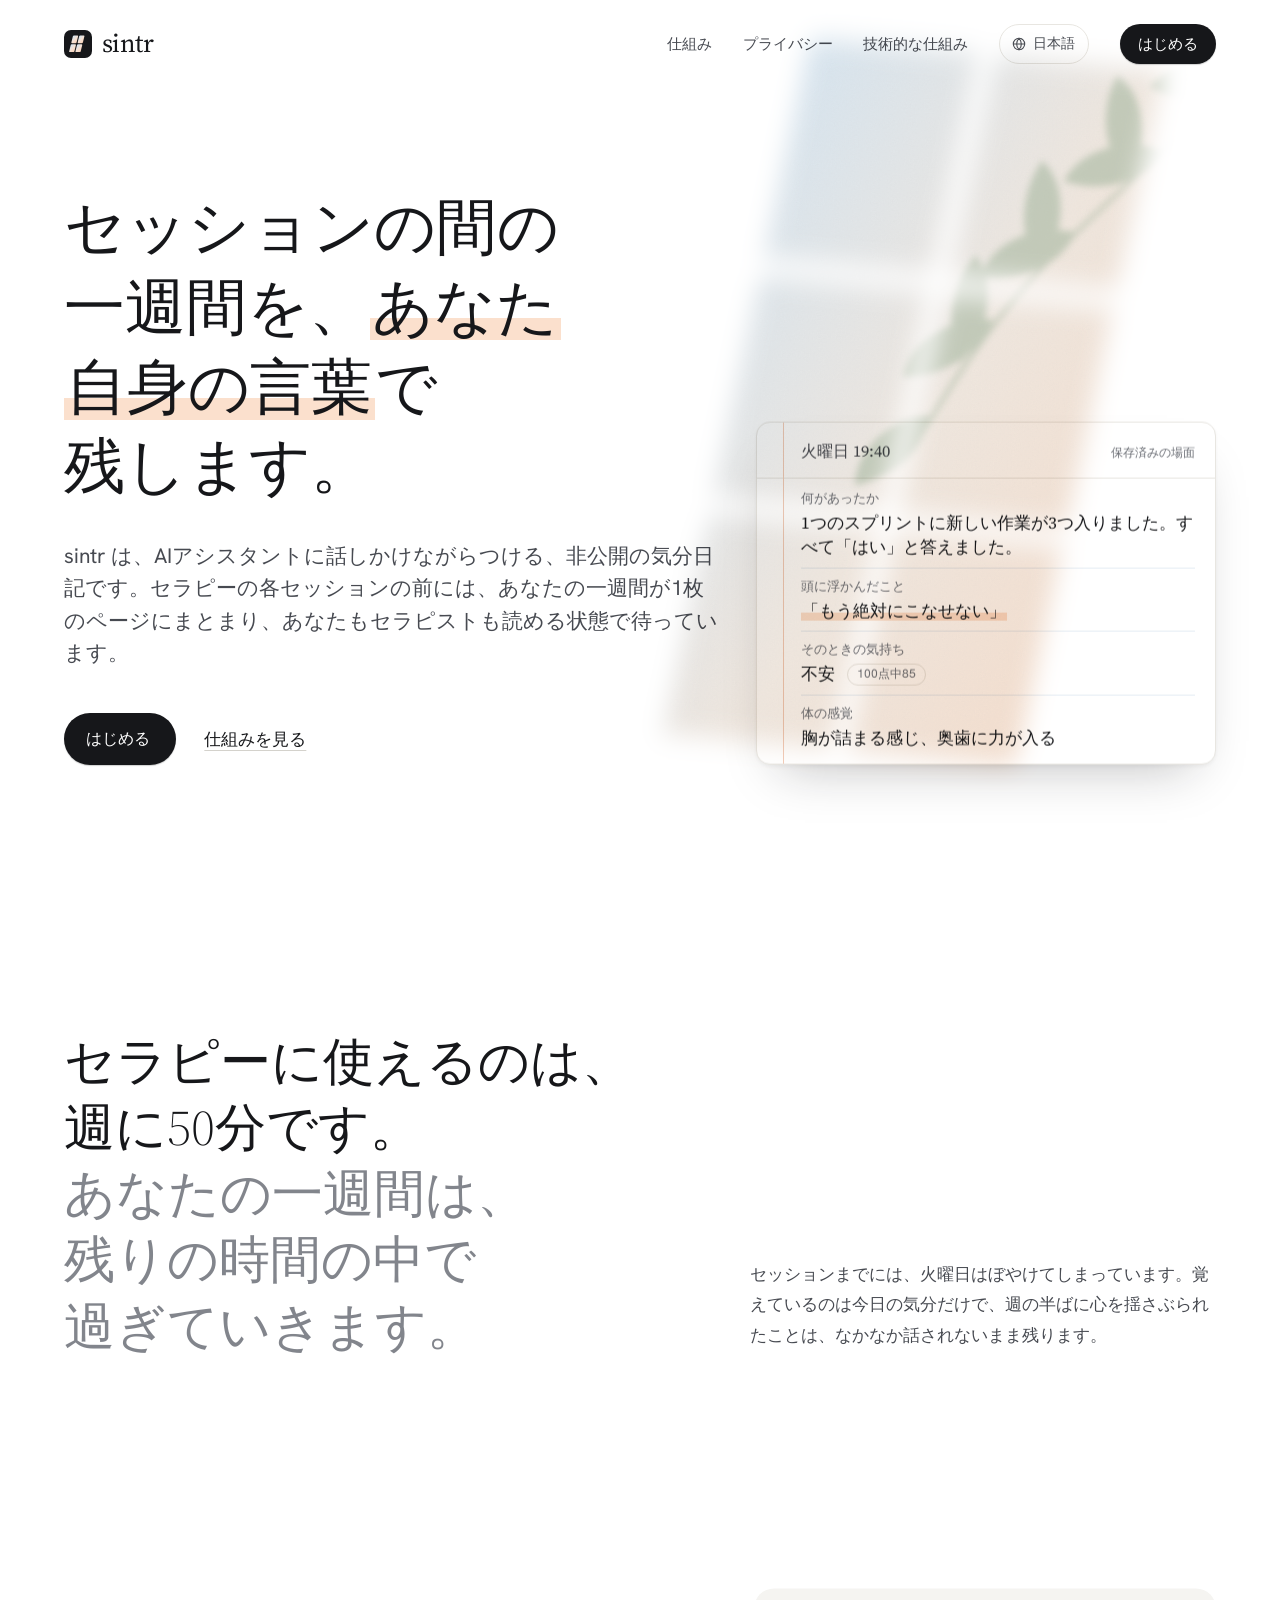
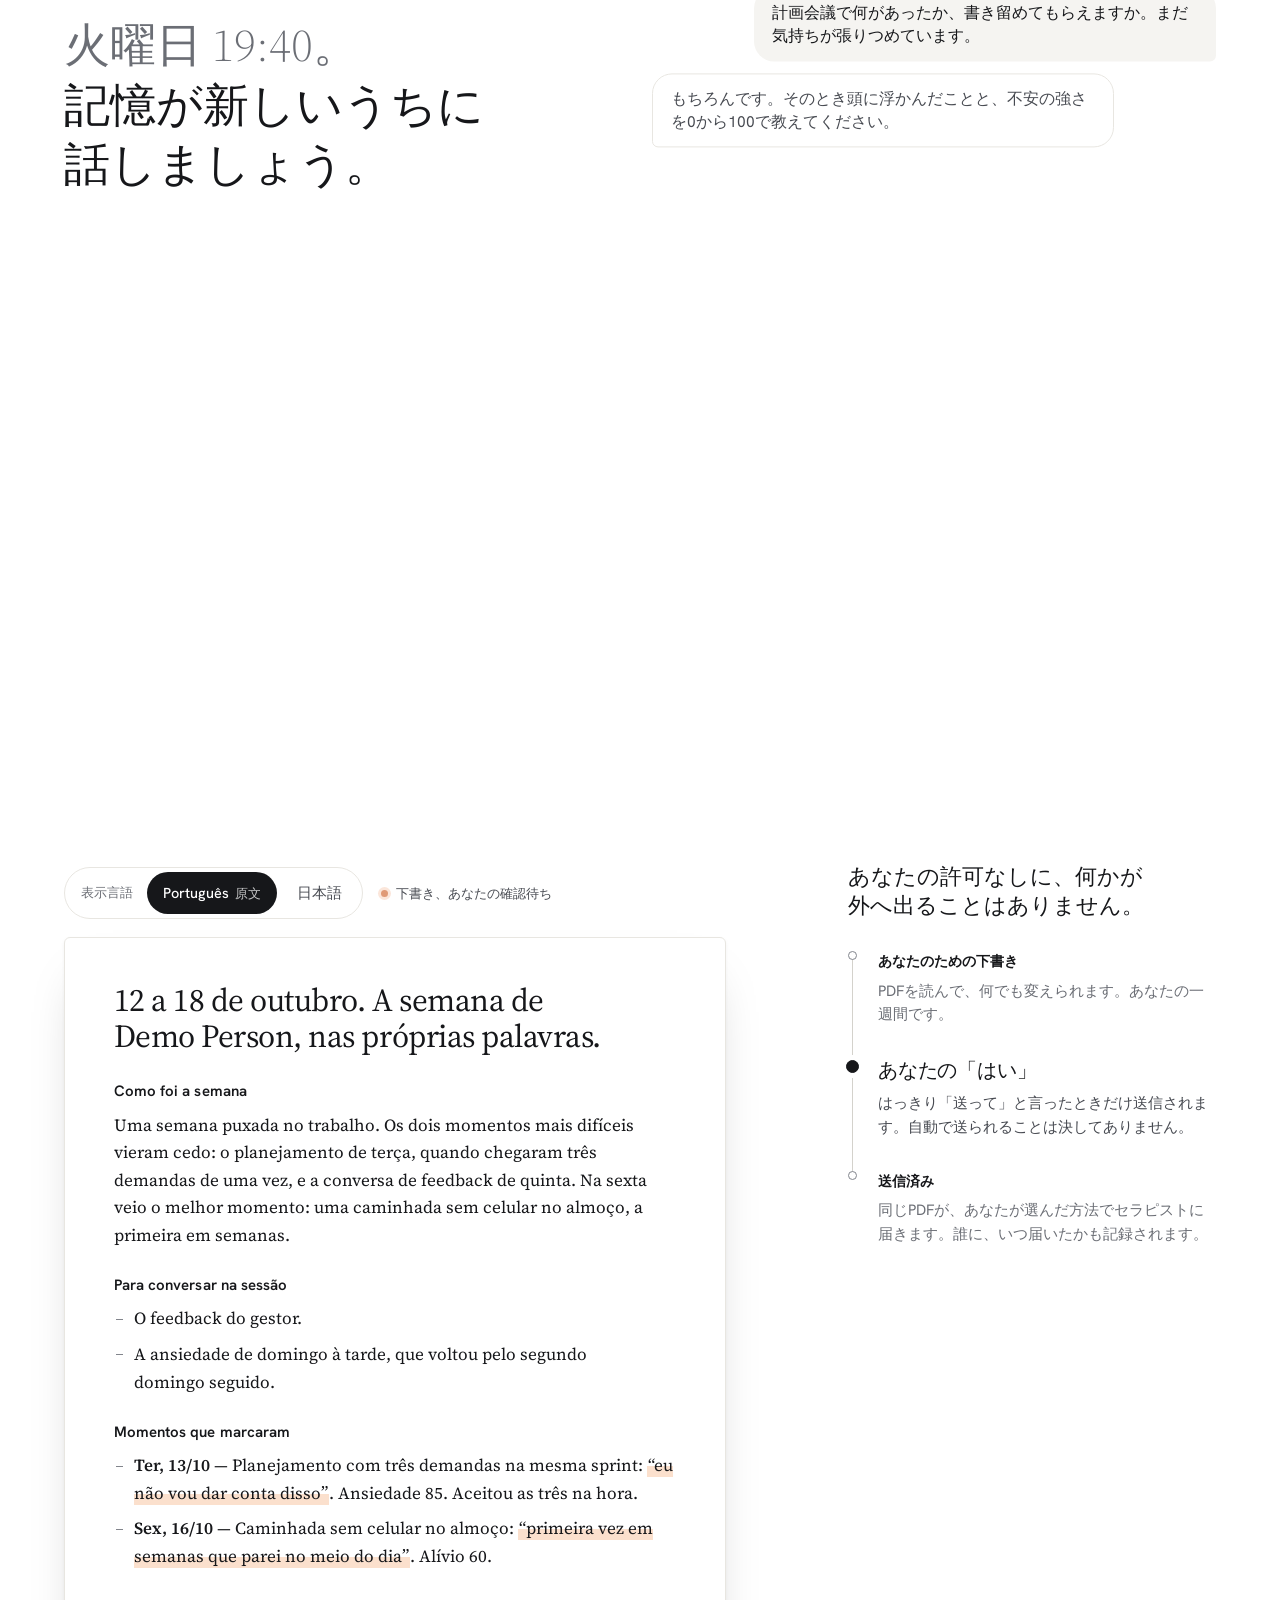
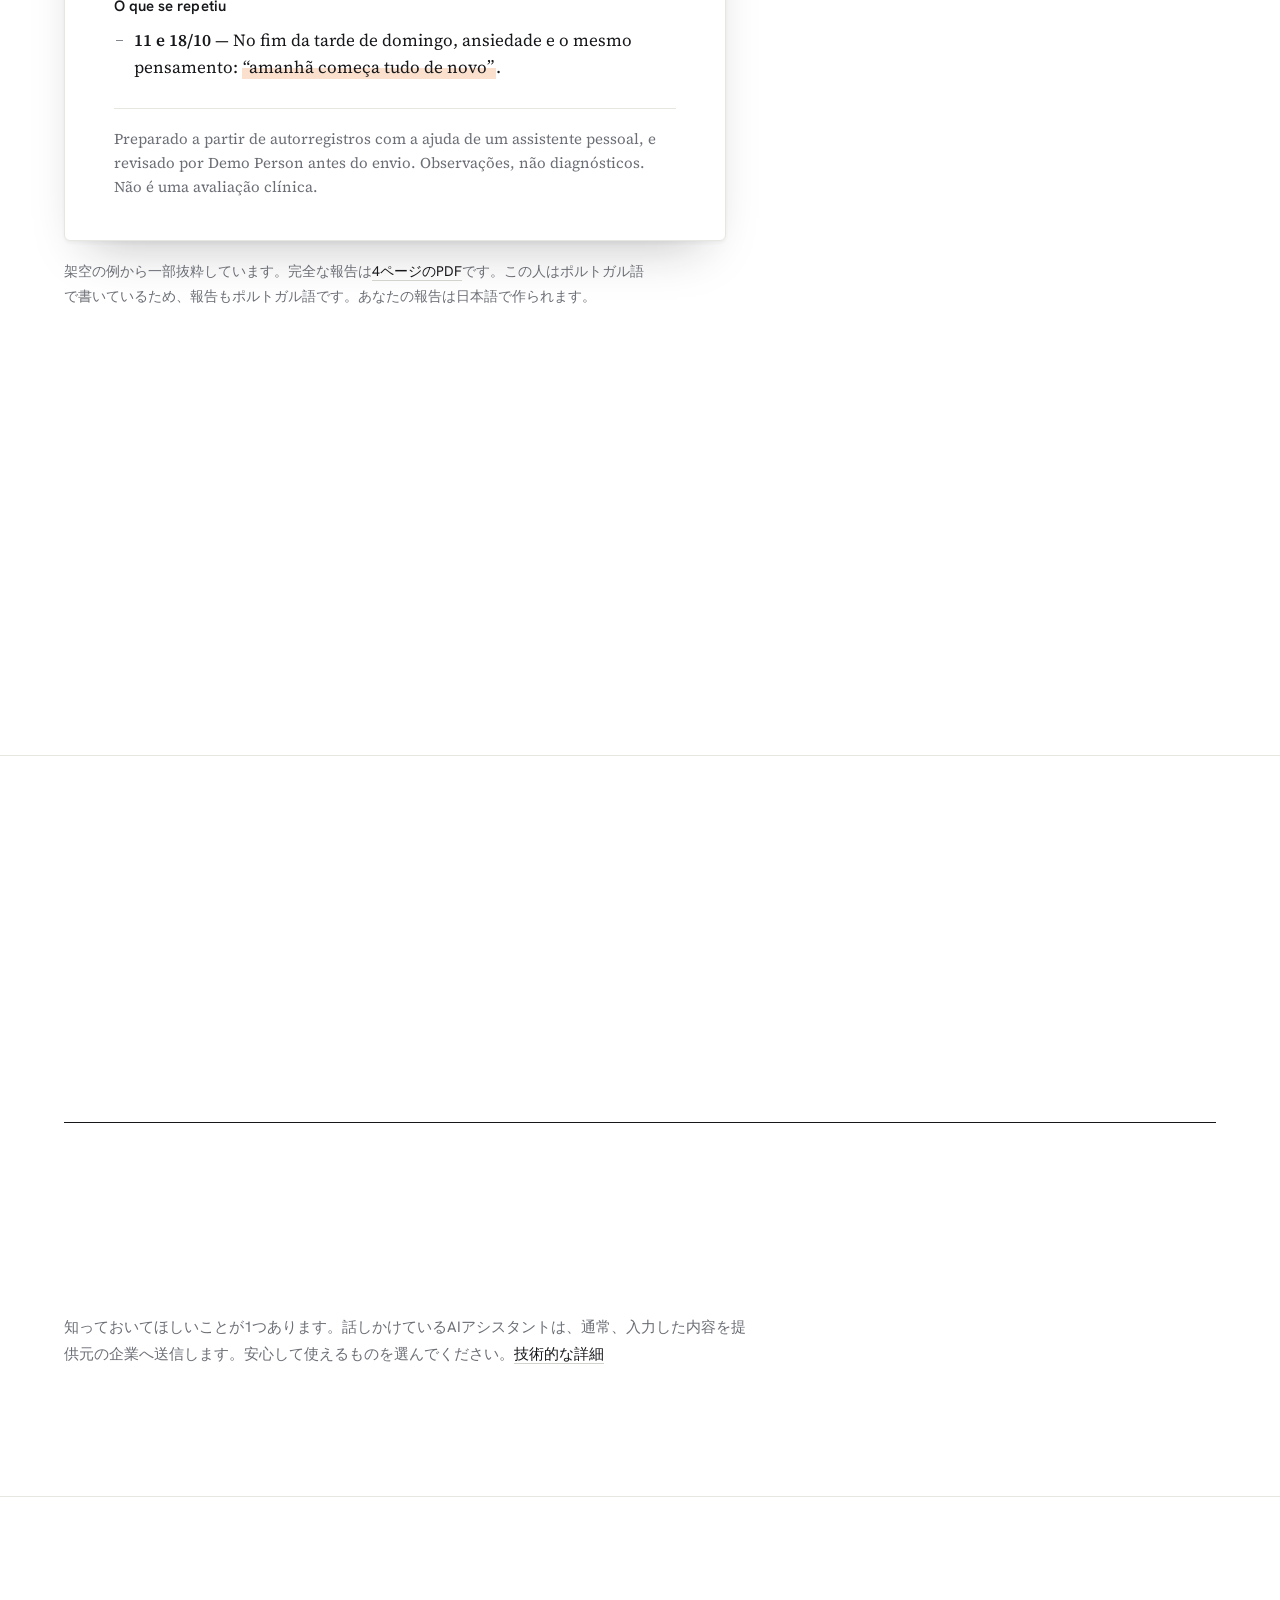
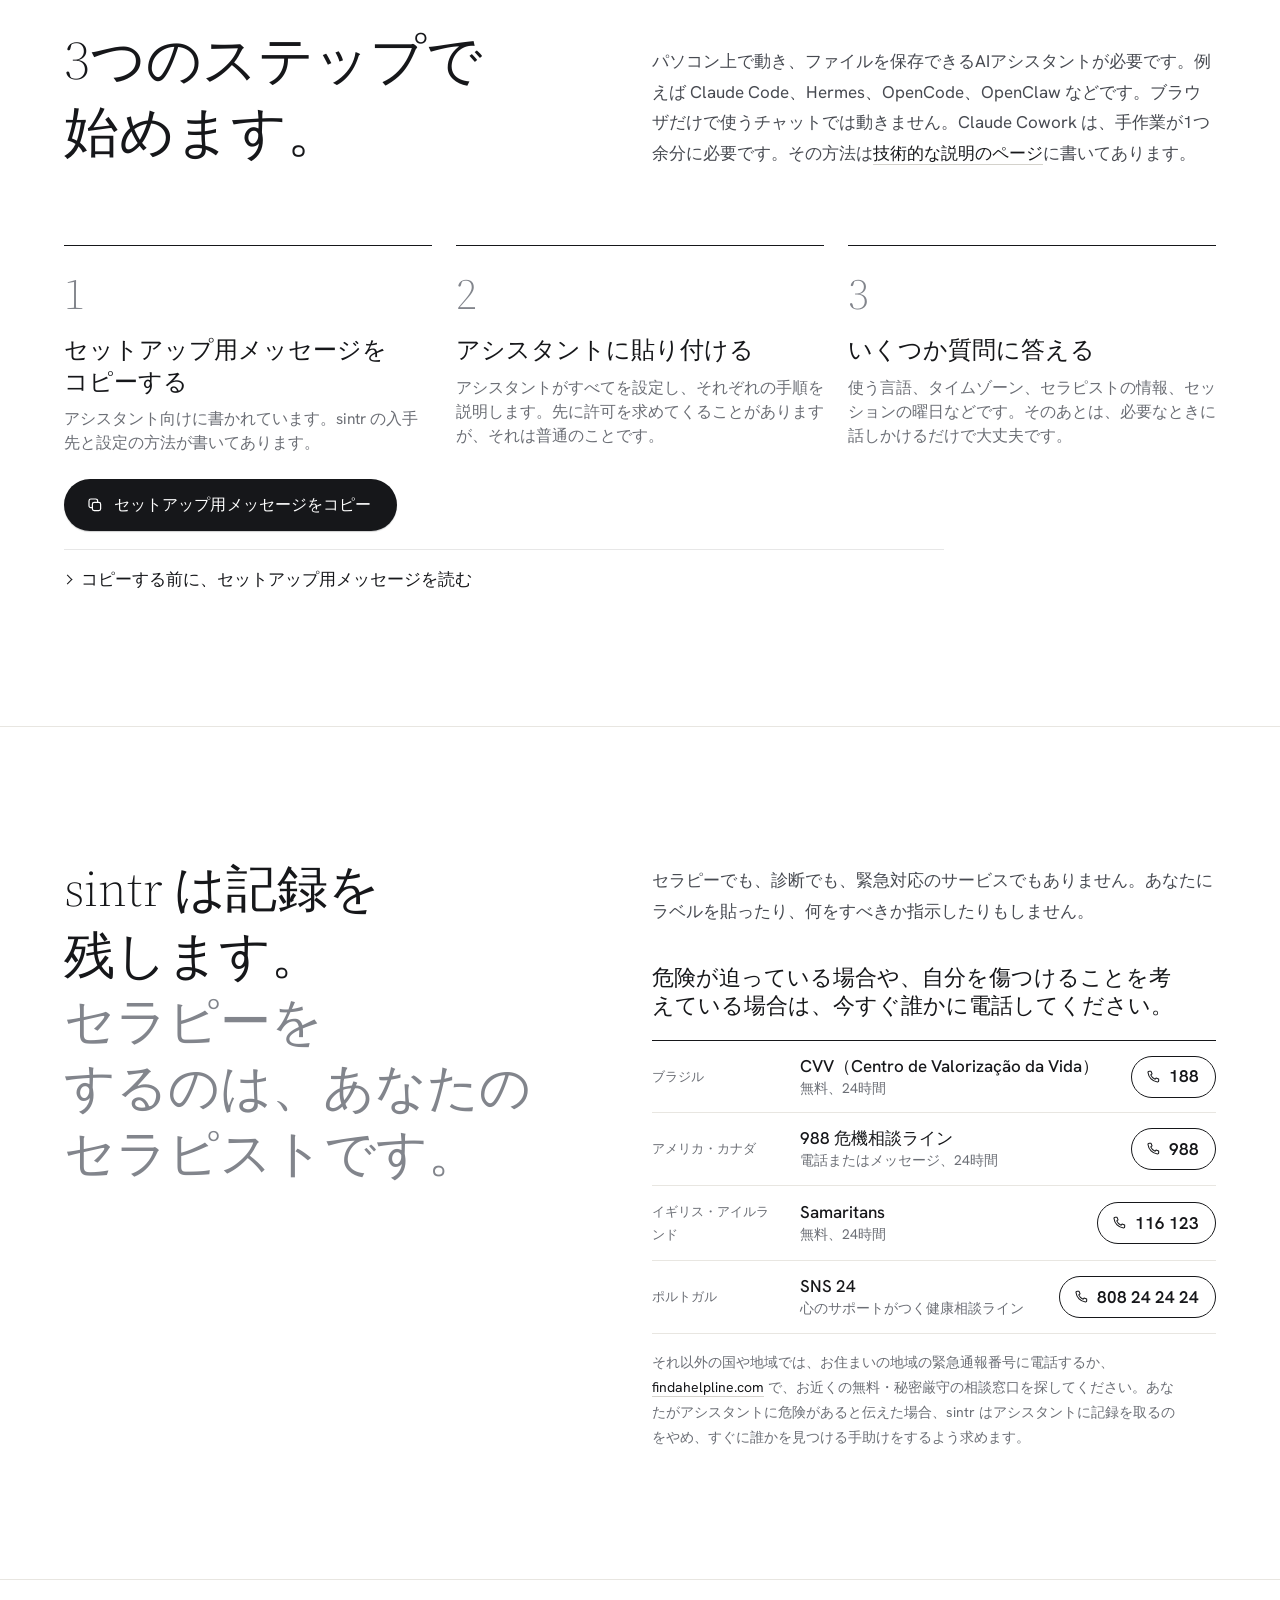
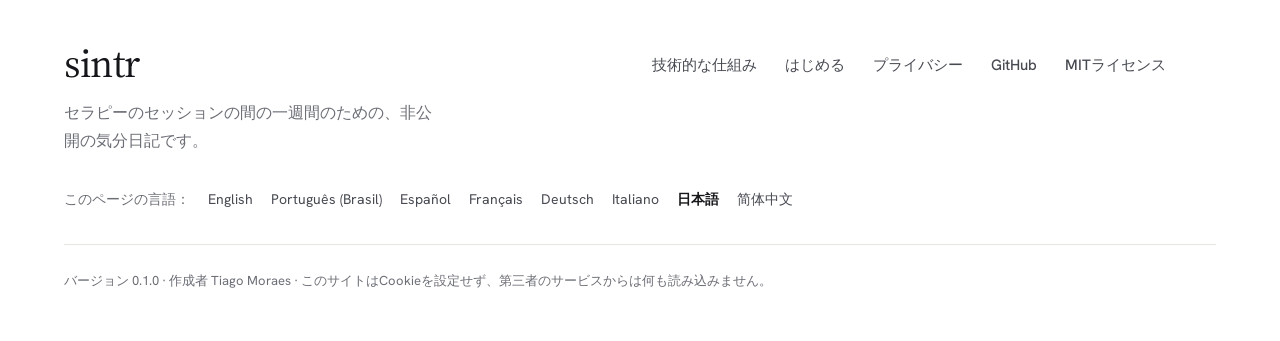
<file: site/ja/index.html>
<!doctype html>
<html lang="ja" data-time="morning">
<head>
  <meta charset="utf-8">
  <meta name="viewport" content="width=device-width, initial-scale=1">
  <title data-i18n="meta.title">sintr — セラピーのセッションの間の一週間のための、非公開の気分日記</title>
  <meta name="description" content="sintr は、AIアシスタントに話しかけながらつける非公開の気分日記です。セラピーの各セッションの前には、あなたの一週間が、あなた自身の言葉で1枚のページにまとまっています。あなたが同意した場合にだけ、セラピストと共有されます。内容はあなたのパソコンの中に残ります。" data-i18n-attr="content:meta.description">
  <meta name="theme-color" content="#ffffff">
  <meta name="color-scheme" content="light">
  <link rel="canonical" href="https://sintr.tiagomoraes.cloud/ja/">
  <meta property="og:type" content="website">
  <meta property="og:url" content="https://sintr.tiagomoraes.cloud/ja/">
  <meta property="og:title" content="sintr — セッションの間の一週間を、あなた自身の言葉で" data-i18n-attr="content:meta.og_title">
  <meta property="og:description" content="AIアシスタントに話しかけながらつける、非公開の気分日記です。各セッションの前には、あなたの一週間が1枚のページにまとまります。あなたが同意した場合だけ共有されます。" data-i18n-attr="content:meta.og_description">
  <meta property="og:image" content="https://sintr.tiagomoraes.cloud/og.png">
  <meta property="og:image:width" content="1200">
  <meta property="og:image:height" content="630">
  <meta name="twitter:card" content="summary_large_image">
  <link rel="icon" href="../favicon.svg" type="image/svg+xml">
  <link rel="preload" href="../fonts/source-serif-4-roman.woff2" as="font" type="font/woff2" crossorigin>
  <link rel="preload" href="../fonts/hanken-grotesk.woff2" as="font" type="font/woff2" crossorigin>
  <script>
    /* Motion is opt-in: content renders fully without JS, and only browsers that
       welcome motion and can observe scroll get the light and reveal behavior. */
    (function (d) {
      d.classList.add('js');
      try {
        if ('IntersectionObserver' in window && !matchMedia('(prefers-reduced-motion: reduce)').matches) {
          d.classList.add('motion');
        }
      } catch (e) {}
    })(document.documentElement);
  </script>
  <!-- i18n:head -->
  <link rel="alternate" hreflang="en" href="https://sintr.tiagomoraes.cloud/">
  <link rel="alternate" hreflang="pt-BR" href="https://sintr.tiagomoraes.cloud/pt-br/">
  <link rel="alternate" hreflang="es" href="https://sintr.tiagomoraes.cloud/es/">
  <link rel="alternate" hreflang="fr" href="https://sintr.tiagomoraes.cloud/fr/">
  <link rel="alternate" hreflang="de" href="https://sintr.tiagomoraes.cloud/de/">
  <link rel="alternate" hreflang="it" href="https://sintr.tiagomoraes.cloud/it/">
  <link rel="alternate" hreflang="ja" href="https://sintr.tiagomoraes.cloud/ja/">
  <link rel="alternate" hreflang="zh-Hans" href="https://sintr.tiagomoraes.cloud/zh/">
  <link rel="alternate" hreflang="x-default" href="https://sintr.tiagomoraes.cloud/">
  <meta property="og:locale" content="ja_JP">
  <meta property="og:locale:alternate" content="en_US">
  <meta property="og:locale:alternate" content="pt_BR">
  <meta property="og:locale:alternate" content="es_ES">
  <meta property="og:locale:alternate" content="fr_FR">
  <meta property="og:locale:alternate" content="de_DE">
  <meta property="og:locale:alternate" content="it_IT">
  <meta property="og:locale:alternate" content="zh_CN">
  <!-- /i18n:head -->
  <link rel="stylesheet" href="../styles.css?v=dev">
</head>
<body data-i18n-attr="data-copy-failed:ui.copy_failed" data-copy-failed="コピーできませんでした。文字を選択してから、コピーしてください。">
  <a class="skip" href="#main" data-i18n="nav.skip">本文へスキップ</a>

  <!-- Window light: the page's only color. Purely decorative. -->
  <div class="sun" aria-hidden="true">
    <svg class="sun__svg" viewBox="0 0 1000 1000" focusable="false">
      <defs>
        <linearGradient id="sun-grad" x1="0" y1="0" x2="1" y2="1">
          <stop offset=".18" class="sun__s1"/>
          <stop offset=".5" class="sun__s2"/>
          <stop offset=".82" class="sun__s3"/>
        </linearGradient>
        <filter id="sun-edge" x="-30%" y="-30%" width="160%" height="160%">
          <feGaussianBlur stdDeviation="11"/>
        </filter>
        <filter id="sun-leaf" x="-30%" y="-30%" width="160%" height="160%">
          <feGaussianBlur stdDeviation="3.4"/>
        </filter>
        <filter id="sun-grain" x="0" y="0" width="100%" height="100%">
          <feTurbulence type="fractalNoise" baseFrequency=".9" numOctaves="2" stitchTiles="stitch"/>
          <feColorMatrix values="0 0 0 0 .42  0 0 0 0 .42  0 0 0 0 .44  0 0 0 .11 0"/>
        </filter>
        <!-- a tall two-by-three window, projected obliquely onto the wall -->
        <mask id="sun-window" maskUnits="userSpaceOnUse" x="-500" y="-500" width="2000" height="2000">
          <g filter="url(#sun-edge)" fill="#fff" transform="translate(430 110) skewX(-15) skewY(8)">
            <rect x="0" y="0" width="150" height="188" rx="3"/>
            <rect x="166" y="0" width="150" height="188" rx="3"/>
            <rect x="0" y="204" width="150" height="188" rx="3"/>
            <rect x="166" y="204" width="150" height="188" rx="3"/>
            <rect x="0" y="408" width="150" height="188" rx="3"/>
            <rect x="166" y="408" width="150" height="188" rx="3"/>
          </g>
        </mask>
      </defs>
      <g mask="url(#sun-window)">
        <rect x="200" y="60" width="600" height="840" fill="url(#sun-grad)"/>
        <rect x="200" y="60" width="600" height="840" filter="url(#sun-grain)"/>
        <g class="sun__leaves" filter="url(#sun-leaf)">
          <g class="sun__branch sun__branch--a">
            <path class="sun__stem" d="M960 60 C 870 120, 800 170, 700 250 S 560 380, 500 470"/>
            <path d="M900 104c-26-30-68-34-92-16 25 27 62 34 92 16z"/>
            <path d="M866 128c9-39-10-76-39-87-7 36 9 71 39 87z"/>
            <path d="M816 164c-32-23-74-20-94 4 28 19 67 21 94-4z"/>
            <path d="M786 186c14-37 2-78-25-92-12 34-2 73 25 92z"/>
            <path d="M733 225c-35-16-76-5-90 21 32 12 71 5 90-21z"/>
            <path d="M701 250c19-34 16-76-7-94-18 30-16 69 7 94z"/>
            <path d="M651 291c-35-11-74 5-85 34 34 7 69-5 85-34z"/>
            <path d="M618 321c25-30 28-73 7-94-21 27-25 66-7 94z"/>
            <path d="M575 362c-37-5-73 16-80 46 34 2 67-16 80-46z"/>
            <path d="M545 398c27-27 35-67 18-92-23 23-32 62-18 92z"/>
            <path d="M515 442c-35 2-65 28-67 58 34-5 62-28 67-58z"/>
          </g>
          <g class="sun__branch sun__branch--b">
            <path class="sun__stem" d="M960 560 C 890 600, 830 650, 780 720 S 700 840, 690 920"/>
            <path d="M902 590c-21-32-62-43-89-30 20 30 57 43 89 30z"/>
            <path d="M865 615c16-35 7-76-18-92-12 34-5 71 18 92z"/>
            <path d="M821 657c-30-25-73-27-94-5 27 23 66 27 94 5z"/>
            <path d="M796 686c19-34 18-74-4-94-18 30-18 69 4 94z"/>
            <path d="M757 739c-34-18-74-9-90 16 32 14 71 9 90-16z"/>
            <path d="M732 776c25-28 30-69 11-92-21 25-27 64-11 92z"/>
          </g>
        </g>
      </g>
    </svg>
  </div>

  <header class="top">
    <div class="wrap top__inner">
      <a class="mark" href="#main" aria-label="sintr、ページの先頭へ戻る" data-i18n-attr="aria-label:nav.home_label">
        <svg class="mark__glyph" viewBox="0 0 32 32" aria-hidden="true" focusable="false">
          <defs>
            <linearGradient id="mark-grad" x1="0" y1="0" x2="1" y2="1">
              <stop offset="0" stop-color="#cfe3f3"/>
              <stop offset=".55" stop-color="#f6e1d3"/>
              <stop offset="1" stop-color="#f7cfb5"/>
            </linearGradient>
          </defs>
          <rect width="32" height="32" rx="8" fill="#16171a"/>
          <g fill="url(#mark-grad)" transform="translate(10.4 6.2) skewX(-14)">
            <rect x="0" y="0" width="6" height="8.8" rx="1"/>
            <rect x="7.2" y="0" width="6" height="8.8" rx="1"/>
            <rect x="0" y="10.2" width="6" height="8.8" rx="1"/>
            <rect x="7.2" y="10.2" width="6" height="8.8" rx="1"/>
          </g>
        </svg>
        <span class="mark__word">sintr</span>
      </a>
      <nav class="top__nav" aria-label="メインメニュー" data-i18n-attr="aria-label:nav.primary_label">
        <a class="top__link" href="#week" data-i18n="nav.how">仕組み</a>
        <a class="top__link" href="#privacy" data-i18n="nav.privacy">プライバシー</a>
        <a class="top__link" href="../tech/" data-i18n="nav.tech">技術的な仕組み</a>
        <!-- i18n:switcher -->
        <details class="langs">
          <summary class="langs__toggle" aria-label="言語: 日本語"><svg class="ico" viewBox="0 0 24 24" aria-hidden="true" focusable="false"><circle cx="12" cy="12" r="8.5"/><path d="M3.5 12h17M12 3.5c2.3 2.3 3.5 5.2 3.5 8.5s-1.2 6.2-3.5 8.5M12 3.5C9.7 5.8 8.5 8.7 8.5 12s1.2 6.2 3.5 8.5"/></svg><span>日本語</span></summary>
          <ul class="langs__menu" aria-label="言語">
            <li><a href="../?lang=en" hreflang="en" lang="en" data-lang="en">English</a></li>
            <li><a href="../pt-br/" hreflang="pt-BR" lang="pt-BR" data-lang="pt">Português (Brasil)</a></li>
            <li><a href="../es/" hreflang="es" lang="es" data-lang="es">Español</a></li>
            <li><a href="../fr/" hreflang="fr" lang="fr" data-lang="fr">Français</a></li>
            <li><a href="../de/" hreflang="de" lang="de" data-lang="de">Deutsch</a></li>
            <li><a href="../it/" hreflang="it" lang="it" data-lang="it">Italiano</a></li>
            <li><a href="../ja/" hreflang="ja" lang="ja" data-lang="ja" aria-current="true">日本語</a></li>
            <li><a href="../zh/" hreflang="zh-Hans" lang="zh-Hans" data-lang="zh">简体中文</a></li>
          </ul>
        </details>
        <!-- /i18n:switcher -->
        <a class="btn btn--ink btn--sm" href="#start" data-i18n="nav.start">はじめる</a>
      </nav>
    </div>
  </header>

  <main id="main">
    <!-- ───────────────────────── Hero ───────────────────────── -->
    <section class="hero" data-time="morning" aria-labelledby="hero-title">
      <div class="wrap hero__grid">
        <div class="hero__copy">
          <h1 id="hero-title" class="display" data-i18n="hero.title">セッションの間の一週間を、<span class="hl">あなた自身の言葉</span>で残します。</h1>
          <p class="lede" data-i18n="hero.lede">sintr は、AIアシスタントに話しかけながらつける、非公開の気分日記です。セラピーの各セッションの前には、あなたの一週間が1枚のページにまとまり、あなたもセラピストも読める状態で待っています。</p>
          <div class="hero__actions">
            <a class="btn btn--ink" href="#start" data-i18n="hero.cta">はじめる</a>
            <a class="link" href="#week" data-i18n="hero.cta_more">仕組みを見る</a>
          </div>
        </div>

        <div class="hero__art" data-depth="-0.06">
          <figure class="note note--hero" data-write aria-label="書き留めた一場面（架空の例）" data-i18n-attr="aria-label:card.label">
            <figcaption class="note__head"><span class="note__when" data-i18n="card.when">火曜日 19:40</span><span class="note__tag" data-i18n="card.tag">保存済みの場面</span></figcaption>
            <dl class="note__rows">
              <div class="note__row ln"><dt data-i18n="card.happened_label">何があったか</dt><dd data-i18n="card.happened">1つのスプリントに新しい作業が3つ入りました。すべて「はい」と答えました。</dd></div>
              <div class="note__row ln"><dt data-i18n="card.mind_label">頭に浮かんだこと</dt><dd data-i18n="card.mind"><q class="said">もう絶対にこなせない</q></dd></div>
              <div class="note__row ln"><dt data-i18n="card.felt_label">そのときの気持ち</dt><dd data-i18n="card.felt">不安 <span class="note__scale">100点中85</span></dd></div>
              <div class="note__row ln"><dt data-i18n="card.body_label">体の感覚</dt><dd data-i18n="card.body">胸が詰まる感じ、奥歯に力が入る</dd></div>
            </dl>
          </figure>
        </div>
      </div>
    </section>

    <!-- ───────────────────────── Why ───────────────────────── -->
    <section class="idea idea--lean" data-time="noon" aria-labelledby="idea-title">
      <div class="wrap idea__grid">
        <h2 id="idea-title" class="statement" data-reveal>
          <span class="statement__a" data-i18n="why.a">セラピーに使えるのは、週に50分です。</span>
          <span class="statement__b" data-i18n="why.b">あなたの一週間は、残りの時間の中で過ぎていきます。</span>
        </h2>
        <p class="prose idea__why" data-reveal data-i18n="why.body">セッションまでには、火曜日はぼやけてしまっています。覚えているのは今日の気分だけで、週の半ばに心を揺さぶられたことは、なかなか話されないまま残ります。</p>
      </div>
    </section>

    <!-- ───────────────────────── How it feels ───────────────────────── -->
    <div id="week" class="week">
      <!-- Tuesday -->
      <section class="day day--capture" data-time="dusk" aria-labelledby="capture-title">
        <div class="wrap day__grid">
          <div class="day__copy">
            <h3 id="capture-title" class="h-day" data-reveal data-i18n="capture.title"><span class="when">火曜日 19:40。</span> 記憶が新しいうちに話しましょう。</h3>
            <p class="prose" data-reveal data-i18n="capture.body">友人に話すように、アシスタントに何があったかを話します。アシスタントが1つか2つ質問してから、保存します。</p>
            <p class="prose prose--quiet" data-reveal data-i18n="capture.quiet">ふだんの日は、一行で十分です。</p>
          </div>

          <div class="day__art" data-depth="-0.05">
            <div class="chat" aria-label="AIアシスタントとの会話の例" data-i18n-attr="aria-label:capture.chat_label">
              <p class="chat__msg chat__msg--you" data-reveal data-i18n="capture.msg1">計画会議で何があったか、書き留めてもらえますか。まだ気持ちが張りつめています。</p>
              <p class="chat__msg chat__msg--agent" data-reveal data-i18n="capture.msg2">もちろんです。そのとき頭に浮かんだことと、不安の強さを0から100で教えてください。</p>
              <p class="chat__msg chat__msg--you" data-reveal data-i18n="capture.msg3">「もう絶対にこなせない。」 85くらいです。</p>
              <p class="chat__msg chat__msg--agent" data-reveal data-i18n="capture.msg4">保存しました。この考えを今いっしょに見ていくこともできますし、セッションまでとっておくこともできます。</p>
              <p class="chat__when" data-reveal data-i18n="capture.thursday">木曜日 8:50</p>
              <p class="chat__msg chat__msg--you" data-reveal data-i18n="capture.msg5">気分は5段階の2、睡眠は5時間半。</p>
              <p class="chat__msg chat__msg--agent" data-reveal data-i18n="capture.msg6">木曜日の分として記録しました。</p>
            </div>
          </div>
        </div>
      </section>

      <!-- Monday, an hour before the session -->
      <section class="day day--report" data-time="golden" aria-labelledby="report-title">
        <div class="wrap">
          <div class="report__head">
            <h3 id="report-title" class="h-day h-day--wide" data-reveal data-i18n="report.title"><span class="when">月曜日 17:00。</span> 一週間がまとまります。</h3>
            <p class="prose" data-reveal data-i18n="report.body">セッションの1時間前に、アシスタントがそれを短いPDFにまとめます。一週間の様子、話したいこと、気分と睡眠のグラフ、そして印象に残った場面を、あなた自身の言葉で。パターンは観察として記され、診断として書かれることはありません。</p>
          </div>

          <div class="report__grid">
            <div class="report__doc" data-depth="-0.03">
              <!-- i18n:report-toggle -->
              <input class="sr-only" type="radio" name="report-lang" id="rl-pt" checked>
              <input class="sr-only" type="radio" name="report-lang" id="rl-en">
              <div class="seg" role="presentation">
                <span class="seg__label" data-i18n="report.read_in">表示言語</span>
                <label class="seg__opt seg__opt--pt" for="rl-pt">Português <span class="seg__hint" data-i18n="report.original">原文</span></label>
                <label class="seg__opt seg__opt--en" for="rl-en" data-i18n-local="name">日本語</label>
              </div>
              <!-- /i18n:report-toggle -->
              <p class="paper__status" data-i18n="report.status"><span class="paper__dot" aria-hidden="true"></span> 下書き、あなたの確認待ち</p>

              <article class="paper paper--pt" lang="pt-BR" aria-label="週間レポートの例（ポルトガル語の原文、一部抜粋）" data-i18n-attr="aria-label:report.original_label">
                <h4 class="paper__title">12 a 18 de outubro. A semana de Demo Person, nas próprias palavras.</h4>
                <h5>Como foi a semana</h5>
                <p>Uma semana puxada no trabalho. Os dois momentos mais difíceis vieram cedo: o planejamento de terça, quando chegaram três demandas de uma vez, e a conversa de feedback de quinta. Na sexta veio o melhor momento: uma caminhada sem celular no almoço, a primeira em semanas.</p>
                <h5>Para conversar na sessão</h5>
                <ul>
                  <li>O feedback do gestor.</li>
                  <li>A ansiedade de domingo à tarde, que voltou pelo segundo domingo seguido.</li>
                </ul>
                <h5>Momentos que marcaram</h5>
                <ul>
                  <li><b>Ter, 13/10</b> — Planejamento com três demandas na mesma sprint: <mark>“eu não vou dar conta disso”</mark>. Ansiedade 85. Aceitou as três na hora.</li>
                  <li><b>Sex, 16/10</b> — Caminhada sem celular no almoço: <mark>“primeira vez em semanas que parei no meio do dia”</mark>. Alívio 60.</li>
                </ul>
                <h5>O que se repetiu</h5>
                <ul>
                  <li><b>11 e 18/10</b> — No fim da tarde de domingo, ansiedade e o mesmo pensamento: <mark>“amanhã começa tudo de novo”</mark>.</li>
                </ul>
                <p class="paper__foot">Preparado a partir de autorregistros com a ajuda de um assistente pessoal, e revisado por Demo Person antes do envio. Observações, não diagnósticos. Não é uma avaliação clínica.</p>
              </article>

              <!-- i18n:report-local -->
              <article class="paper paper--en" lang="ja" aria-label="週間レポートの例（日本語訳、一部抜粋）" data-i18n-attr="aria-label:report.local_label" data-i18n-local="lang">
                <h4 class="paper__title" data-i18n="report.doc_title">10月12日〜18日。Demo Person の一週間を、本人の言葉で。</h4>
                <h5 data-i18n="report.doc_week_h">一週間の様子</h5>
                <p data-i18n="report.doc_week">仕事の負担が大きい一週間でした。いちばんつらい場面は週の前半に二つ。火曜日の計画会議で新しい要求が一度に三つ入ったこと、そして木曜日のフィードバック面談です。金曜日にはいちばん良い時間がありました。何週間ぶりかに、スマホを持たずに昼休みに散歩をしたことです。</p>
                <h5 data-i18n="report.doc_session_h">セッションで話したいこと</h5>
                <ul>
                  <li data-i18n="report.doc_session1">上司からのフィードバック。</li>
                  <li data-i18n="report.doc_session2">日曜日の午後の不安。二週続けて戻ってきました。</li>
                </ul>
                <h5 data-i18n="report.doc_moments_h">印象に残った場面</h5>
                <ul>
                  <li data-i18n="report.doc_moment1"><b>10月13日（火）</b> — 計画会議で、同じスプリントに新しい要求が三つ：<mark>「もう絶対にこなせない」</mark>。不安 85。その場で三つとも引き受けました。</li>
                  <li data-i18n="report.doc_moment2"><b>10月16日（金）</b> — スマホを持たずに昼休みの散歩：<mark>「何週間ぶりかに、日中に手を止めた」</mark>。安堵 60。</li>
                </ul>
                <h5 data-i18n="report.doc_patterns_h">繰り返されたこと</h5>
                <ul>
                  <li data-i18n="report.doc_pattern1"><b>10月11日・18日</b> — 日曜日の夕方に不安と、同じ考え：<mark>「明日からまた全部始まる」</mark>。</li>
                </ul>
                <p class="paper__foot" data-i18n="report.doc_foot">本人の記録をもとに個人アシスタントの助けを借りて作成し、送信前に Demo Person が確認しました。観察であり、診断ではありません。臨床的な評価ではありません。</p>
              </article>
              <!-- /i18n:report-local -->
              <p class="report__src" data-i18n="report.source">架空の例から一部抜粋しています。完全な報告は<a class="link" href="https://github.com/tiagomoraes/sintr/blob/main/docs/example-report.pdf">4ページのPDF</a>です。この人はポルトガル語で書いているため、報告もポルトガル語です。あなたの報告は日本語で作られます。</p>
            </div>

            <aside class="report__flow" aria-labelledby="lifecycle-title">
              <h4 id="lifecycle-title" class="h-small" data-reveal data-i18n="report.lifecycle">あなたの許可なしに、何かが外へ出ることはありません。</h4>
              <ol class="stations">
                <li class="stations__item" data-reveal>
                  <span class="stations__state" data-i18n="report.step1">あなたのための下書き</span>
                  <p data-i18n="report.step1_text">PDFを読んで、何でも変えられます。あなたの一週間です。</p>
                </li>
                <li class="stations__item stations__item--gate" data-reveal>
                  <span class="stations__state" data-i18n="report.step2">あなたの「はい」</span>
                  <p data-i18n="report.step2_text">はっきり「送って」と言ったときだけ送信されます。自動で送られることは決してありません。</p>
                </li>
                <li class="stations__item" data-reveal>
                  <span class="stations__state" data-i18n="report.step3">送信済み</span>
                  <p data-i18n="report.step3_text">同じPDFが、あなたが選んだ方法でセラピストに届きます。誰に、いつ届いたかも記録されます。</p>
                </li>
              </ol>
            </aside>
          </div>

          <p class="payoff" data-reveal data-i18n="report.payoff"><span class="when">月曜日 18:00。</span> セッションの1時間は、今日の気分からではなく、火曜日の出来事から始まります。</p>
        </div>
      </section>
    </div>

    <!-- ───────────────────────── Privacy ───────────────────────── -->
    <section id="privacy" class="privacy privacy--lean" data-time="night" aria-labelledby="privacy-title">
      <div class="wrap">
        <h2 id="privacy-title" class="h-section h-section--xl" data-reveal data-i18n="privacy.title">あなたの考えは、あなたのものです。</h2>
        <dl class="promises promises--three">
          <div class="promises__row" data-reveal><dt data-i18n="privacy.p1">あなたのパソコンの中</dt><dd data-i18n="privacy.p1_text">引き出しにしまった手帳のような、ひとつのフォルダです。アプリも、アカウントも、クラウドもありません。</dd></div>
          <div class="promises__row" data-reveal><dt data-i18n="privacy.p2">あなたしか開けない</dt><dd data-i18n="privacy.p2_text">同じパソコンを使う他の人も、開くことはできません。</dd></div>
          <div class="promises__row" data-reveal><dt data-i18n="privacy.p3">外へ渡ることはない</dt><dd data-i18n="privacy.p3_text">チャットや他のサービスにコピーされることはありません。削除すれば、本当に消えます。</dd></div>
        </dl>
        <p class="privacy__note" data-reveal data-i18n="privacy.note">知っておいてほしいことが1つあります。話しかけているAIアシスタントは、通常、入力した内容を提供元の企業へ送信します。安心して使えるものを選んでください。<a class="link" href="../tech/#privacy">技術的な詳細</a></p>
      </div>
    </section>

    <!-- ───────────────────────── Get started ───────────────────────── -->
    <section id="start" class="start" data-time="late" aria-labelledby="start-title">
      <div class="wrap">
        <div class="start__head">
          <h2 id="start-title" class="h-section" data-reveal data-i18n="start.title">3つのステップで始めます。</h2>
          <p class="prose start__intro" data-reveal data-i18n="start.intro">パソコン上で動き、ファイルを保存できるAIアシスタントが必要です。例えば Claude Code、Hermes、OpenCode、OpenClaw などです。ブラウザだけで使うチャットでは動きません。Claude Cowork は、手作業が1つ余分に必要です。その方法は<a class="link" href="../tech/#install-generic">技術的な説明のページ</a>に書いてあります。</p>
        </div>

        <ol class="steps">
          <li class="step" data-reveal>
            <h3 class="step__title" data-i18n="start.step1">セットアップ用メッセージをコピーする</h3>
            <p class="step__text" data-i18n="start.step1_text">アシスタント向けに書かれています。sintr の入手先と設定の方法が書いてあります。</p>
            <div class="step__art">
              <a class="btn btn--ink" href="#setup-message" data-copy="#setup-text" data-copied="コピーしました。次に貼り付けてください。" data-i18n-attr="data-copied:start.copied">
                <svg class="ico" viewBox="0 0 24 24" aria-hidden="true" focusable="false"><rect x="8.5" y="8.5" width="11" height="11" rx="2.5"/><path d="M15.5 8.5v-2A2.5 2.5 0 0 0 13 4H6.5A2.5 2.5 0 0 0 4 6.5V13a2.5 2.5 0 0 0 2.5 2.5h2"/></svg>
                <span data-label data-i18n="start.copy">セットアップ用メッセージをコピー</span>
              </a>
            </div>
          </li>
          <li class="step" data-reveal>
            <h3 class="step__title" data-i18n="start.step2">アシスタントに貼り付ける</h3>
            <p class="step__text" data-i18n="start.step2_text">アシスタントがすべてを設定し、それぞれの手順を説明します。先に許可を求めてくることがありますが、それは普通のことです。</p>
          </li>
          <li class="step" data-reveal>
            <h3 class="step__title" data-i18n="start.step3">いくつか質問に答える</h3>
            <p class="step__text" data-i18n="start.step3_text">使う言語、タイムゾーン、セラピストの情報、セッションの曜日などです。そのあとは、必要なときに話しかけるだけで大丈夫です。</p>
          </li>
        </ol>

        <details id="setup-message" class="setup ask__details" data-reveal>
          <summary data-i18n="start.summary">コピーする前に、セットアップ用メッセージを読む</summary>
          <div class="setup__body">
            <blockquote id="setup-text" class="ask__text" data-i18n="start.message">sintr のセットアップをお願いします。セラピーのための非公開の日記で、このパソコン上のファイルとして私のために保存されます。https://github.com/tiagomoraes/sintr.git をクローンし、docs/INSTALL.md を読んで、私に合ったインストーラーを実行してください（hermes、claude-code、generic のいずれかを使い、./installers/install.sh を実行）。私の日記のフォルダとして ~/sintr を使ってください。各ステップは、実行する前にわかりやすい言葉で説明してください。そのあと ~/sintr/config.md を開いて、私と一緒に記入してください。言語、タイムゾーン、セラピーの情報は、一度に1つずつ聞いてください。私が教えてくれなかった項目は空のままにしてください。require_approval: true はそのままにして、私に先に確認せずに、誰かに何かを送ることは決してしないでください。</blockquote>
            <p class="ask__foot" data-i18n="start.message_foot">使うのは sintr プロジェクトで公開されている内容だけです。</p>
          </div>
        </details>
      </div>
    </section>

    <!-- ───────────────────────── Honesty ───────────────────────── -->
    <section class="honest" data-time="dawn" aria-labelledby="honest-title">
      <div class="wrap honest__grid">
        <h2 id="honest-title" class="statement statement--close" data-reveal>
          <span class="statement__a" data-i18n="honest.a">sintr は記録を残します。</span>
          <span class="statement__b" data-i18n="honest.b">セラピーをするのは、あなたのセラピストです。</span>
        </h2>
        <div class="honest__body">
          <p class="prose" data-reveal data-i18n="honest.body">セラピーでも、診断でも、緊急対応のサービスでもありません。あなたにラベルを貼ったり、何をすべきか指示したりもしません。</p>
          <div class="lines" data-reveal>
            <p class="lines__title" id="lines-title" data-i18n="lines.title">危険が迫っている場合や、自分を傷つけることを考えている場合は、今すぐ誰かに電話してください。</p>
            <ul class="lines__list" aria-labelledby="lines-title">
              <li class="line">
                <span class="line__where" data-i18n="lines.l1_where">ブラジル</span>
                <span class="line__who" data-i18n="lines.l1_who">CVV（Centro de Valorização da Vida）<span class="line__how">無料、24時間</span></span>
                <a class="line__call" href="tel:188" aria-label="CVV、188に電話" data-i18n-attr="aria-label:lines.l1_call"><svg class="ico" viewBox="0 0 24 24" aria-hidden="true" focusable="false"><path d="M6.2 3.5h2.9l1.5 3.9-2 1.4a12 12 0 0 0 6.6 6.6l1.4-2 3.9 1.5v2.9a1.7 1.7 0 0 1-1.8 1.7A16 16 0 0 1 4.5 5.3a1.7 1.7 0 0 1 1.7-1.8z"/></svg><span>188</span></a>
              </li>
              <li class="line">
                <span class="line__where" data-i18n="lines.l2_where">アメリカ・カナダ</span>
                <span class="line__who" data-i18n="lines.l2_who">988 危機相談ライン<span class="line__how">電話またはメッセージ、24時間</span></span>
                <a class="line__call" href="tel:988" aria-label="988 危機相談ライン、988に電話" data-i18n-attr="aria-label:lines.l2_call"><svg class="ico" viewBox="0 0 24 24" aria-hidden="true" focusable="false"><path d="M6.2 3.5h2.9l1.5 3.9-2 1.4a12 12 0 0 0 6.6 6.6l1.4-2 3.9 1.5v2.9a1.7 1.7 0 0 1-1.8 1.7A16 16 0 0 1 4.5 5.3a1.7 1.7 0 0 1 1.7-1.8z"/></svg><span>988</span></a>
              </li>
              <li class="line">
                <span class="line__where" data-i18n="lines.l3_where">イギリス・アイルランド</span>
                <span class="line__who" data-i18n="lines.l3_who">Samaritans<span class="line__how">無料、24時間</span></span>
                <a class="line__call" href="tel:116123" aria-label="Samaritans、116 123に電話" data-i18n-attr="aria-label:lines.l3_call"><svg class="ico" viewBox="0 0 24 24" aria-hidden="true" focusable="false"><path d="M6.2 3.5h2.9l1.5 3.9-2 1.4a12 12 0 0 0 6.6 6.6l1.4-2 3.9 1.5v2.9a1.7 1.7 0 0 1-1.8 1.7A16 16 0 0 1 4.5 5.3a1.7 1.7 0 0 1 1.7-1.8z"/></svg><span>116 123</span></a>
              </li>
              <li class="line">
                <span class="line__where" data-i18n="lines.l4_where">ポルトガル</span>
                <span class="line__who" data-i18n="lines.l4_who">SNS 24<span class="line__how">心のサポートがつく健康相談ライン</span></span>
                <a class="line__call" href="tel:808242424" aria-label="SNS 24、808 24 24 24に電話" data-i18n-attr="aria-label:lines.l4_call"><svg class="ico" viewBox="0 0 24 24" aria-hidden="true" focusable="false"><path d="M6.2 3.5h2.9l1.5 3.9-2 1.4a12 12 0 0 0 6.6 6.6l1.4-2 3.9 1.5v2.9a1.7 1.7 0 0 1-1.8 1.7A16 16 0 0 1 4.5 5.3a1.7 1.7 0 0 1 1.7-1.8z"/></svg><span>808 24 24 24</span></a>
              </li>
            </ul>
            <p class="lines__note" data-i18n="lines.note">それ以外の国や地域では、お住まいの地域の緊急通報番号に電話するか、<a class="link" href="https://findahelpline.com">findahelpline.com</a> で、お近くの無料・秘密厳守の相談窓口を探してください。あなたがアシスタントに危険があると伝えた場合、sintr はアシスタントに記録を取るのをやめ、すぐに誰かを見つける手助けをするよう求めます。</p>
          </div>
        </div>
      </div>
    </section>
  </main>

  <footer class="foot" data-time="dawn">
    <div class="wrap foot__grid">
      <div class="foot__brand">
        <p class="mark mark--foot"><span class="mark__word">sintr</span></p>
        <p class="foot__line" data-i18n="foot.line">セラピーのセッションの間の一週間のための、非公開の気分日記です。</p>
      </div>
      <nav class="foot__links" aria-label="その他" data-i18n-attr="aria-label:foot.nav_label">
        <a href="../tech/" data-i18n="foot.tech">技術的な仕組み</a>
        <a href="#start" data-i18n="foot.start">はじめる</a>
        <a href="#privacy" data-i18n="foot.privacy">プライバシー</a>
        <a href="https://github.com/tiagomoraes/sintr">GitHub</a>
        <a href="https://github.com/tiagomoraes/sintr/blob/main/LICENSE" data-i18n="foot.license">MITライセンス</a>
      </nav>
      <!-- i18n:footer-langs -->
      <nav class="foot__langs" aria-label="言語"><span>このページの言語：</span> <a href="../?lang=en" hreflang="en" lang="en" data-lang="en">English</a> <a href="../pt-br/" hreflang="pt-BR" lang="pt-BR" data-lang="pt">Português (Brasil)</a> <a href="../es/" hreflang="es" lang="es" data-lang="es">Español</a> <a href="../fr/" hreflang="fr" lang="fr" data-lang="fr">Français</a> <a href="../de/" hreflang="de" lang="de" data-lang="de">Deutsch</a> <a href="../it/" hreflang="it" lang="it" data-lang="it">Italiano</a> <a href="../ja/" hreflang="ja" lang="ja" data-lang="ja" aria-current="true">日本語</a> <a href="../zh/" hreflang="zh-Hans" lang="zh-Hans" data-lang="zh">简体中文</a></nav>
      <!-- /i18n:footer-langs -->
      <p class="foot__fine" data-i18n="foot.fine">バージョン 0.1.0 · 作成者 Tiago Moraes · このサイトはCookieを設定せず、第三者のサービスからは何も読み込みません。</p>
    </div>
  </footer>

  <p class="toast" role="status" aria-live="polite"></p>
  <script src="../main.js?v=dev" defer></script>
</body>
</html>
</file>
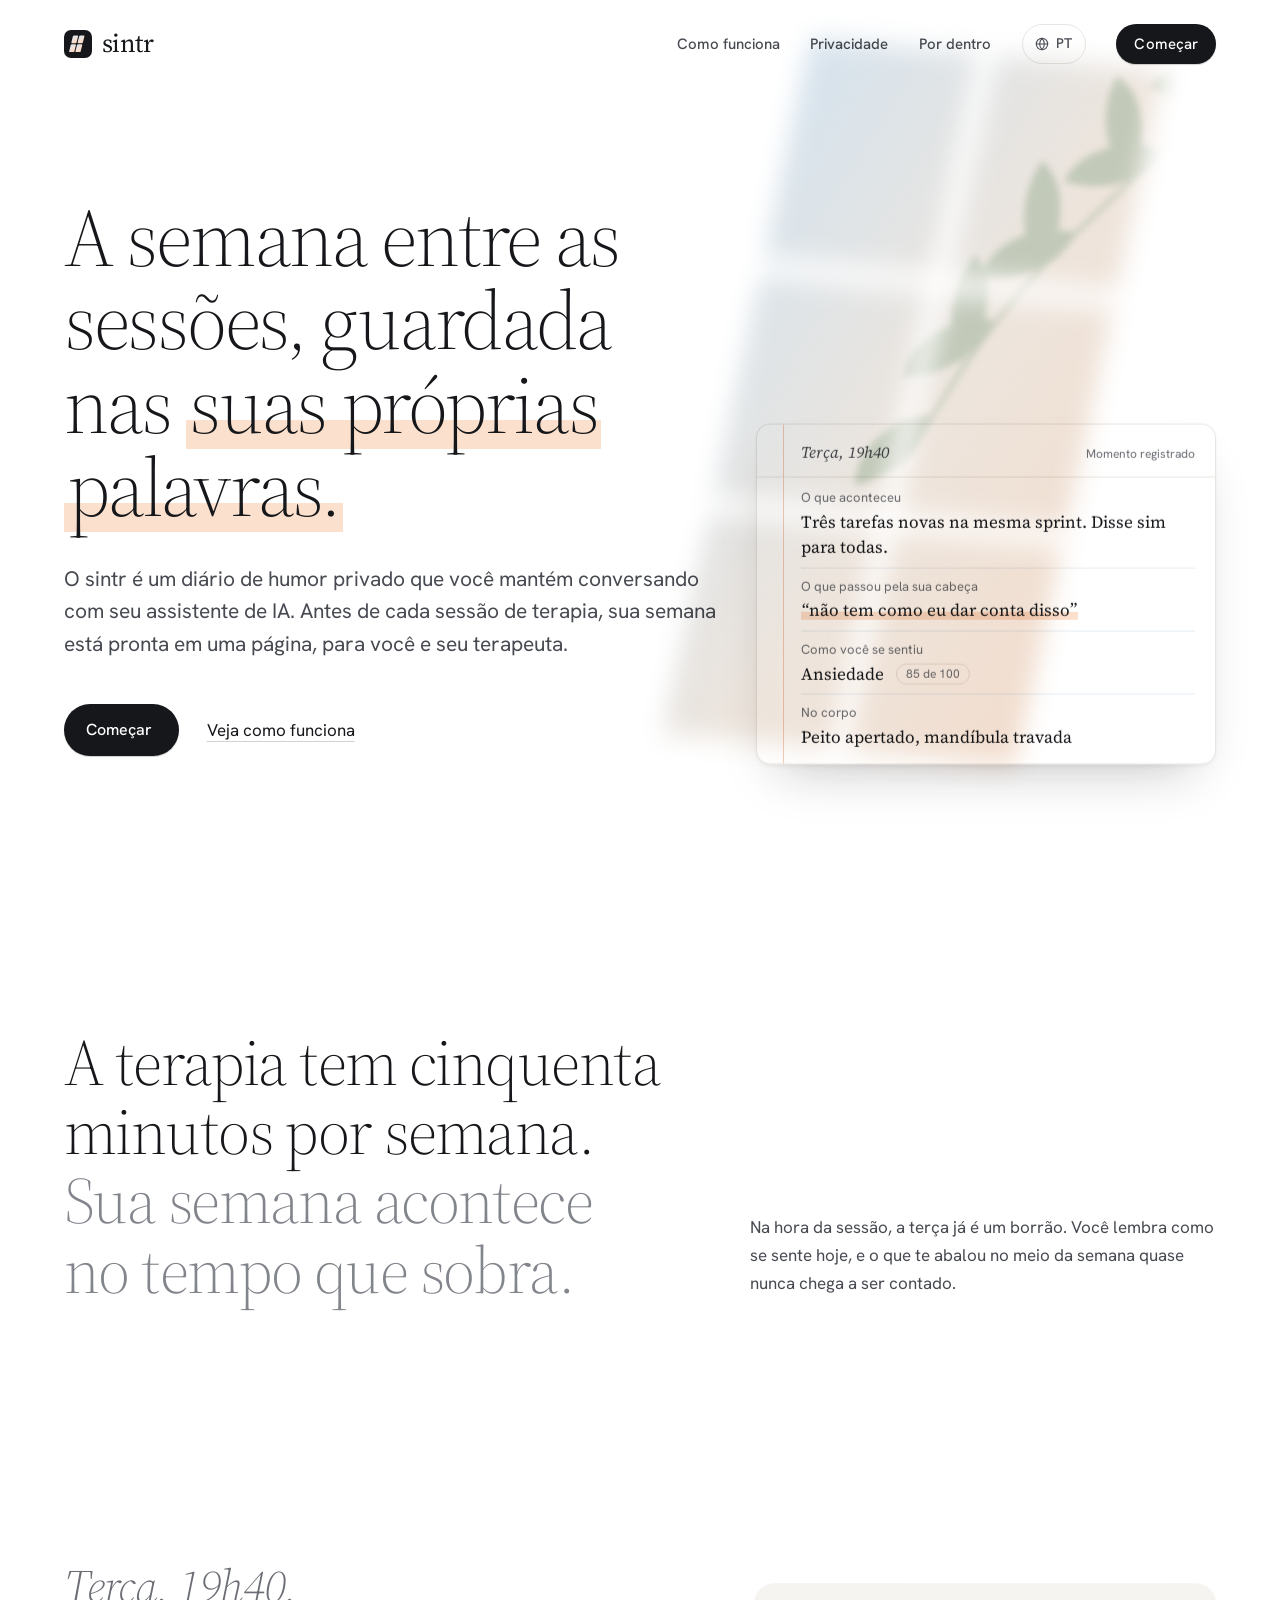
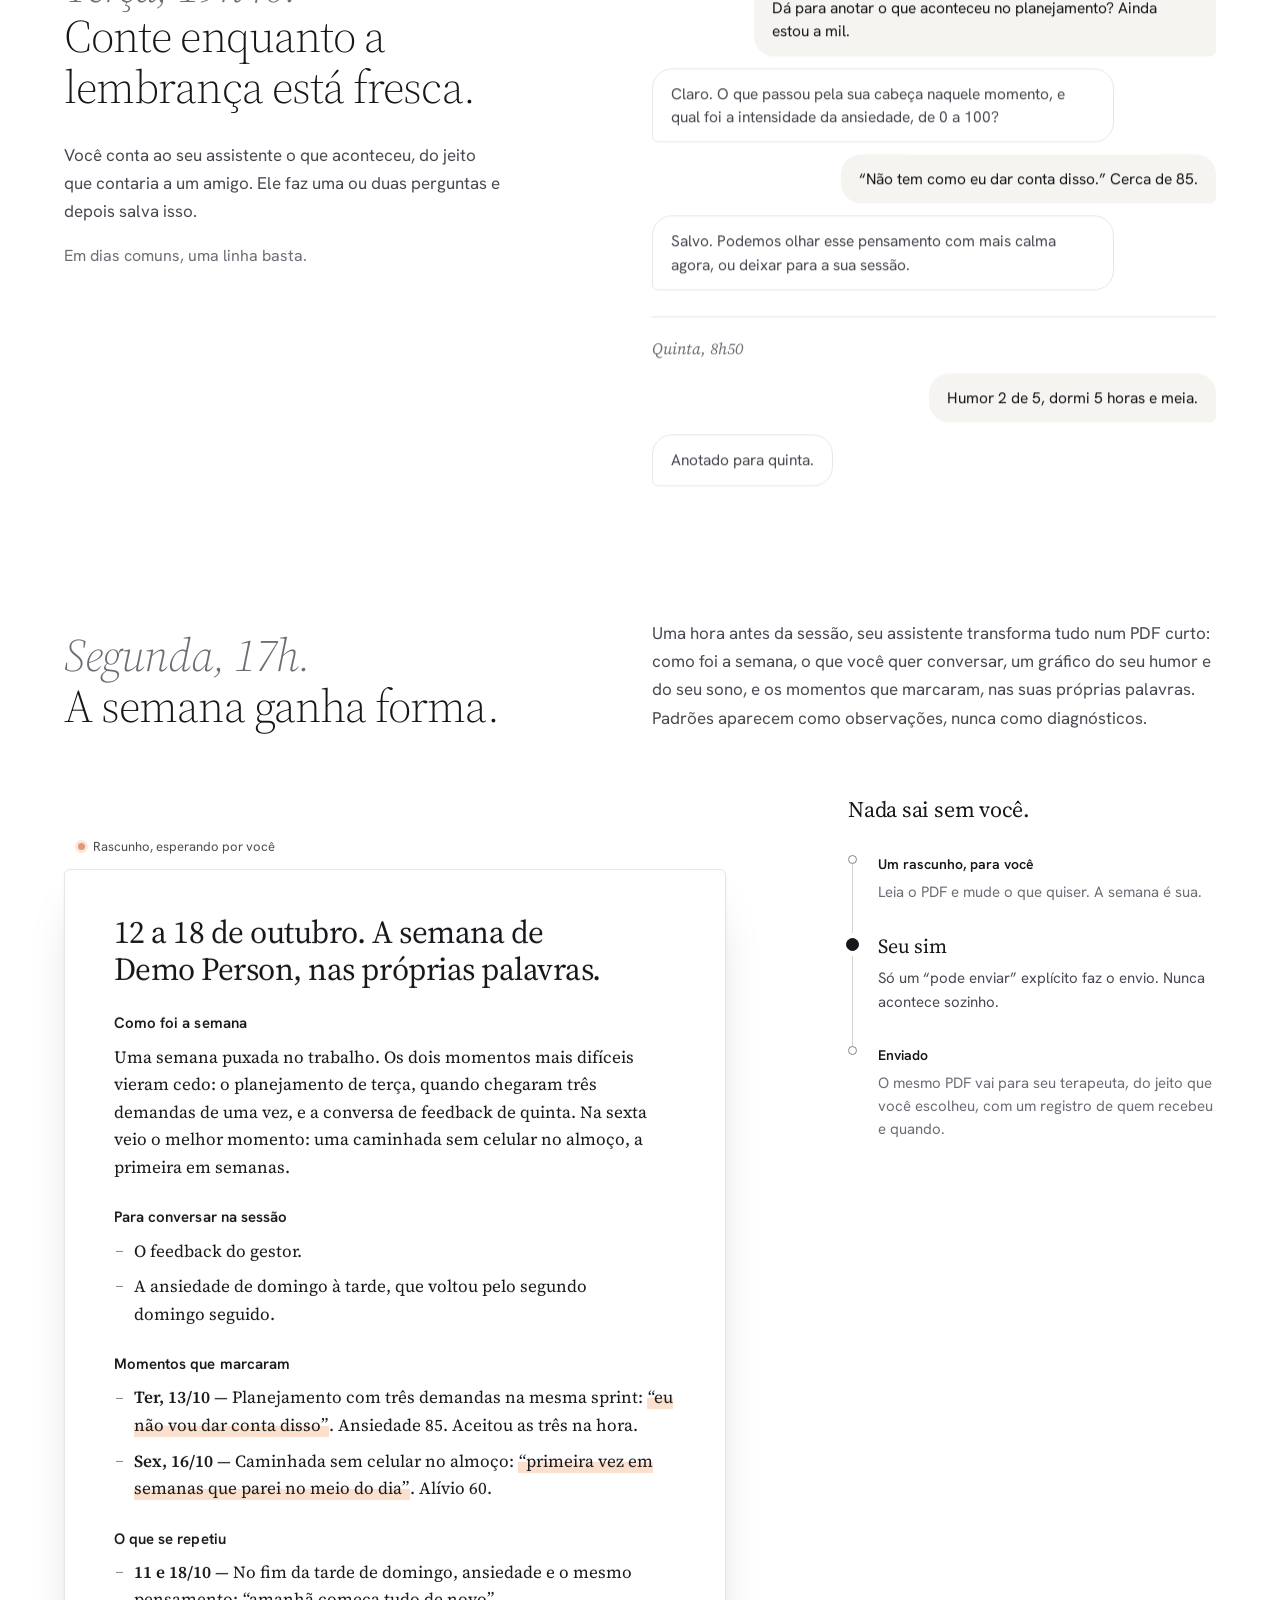
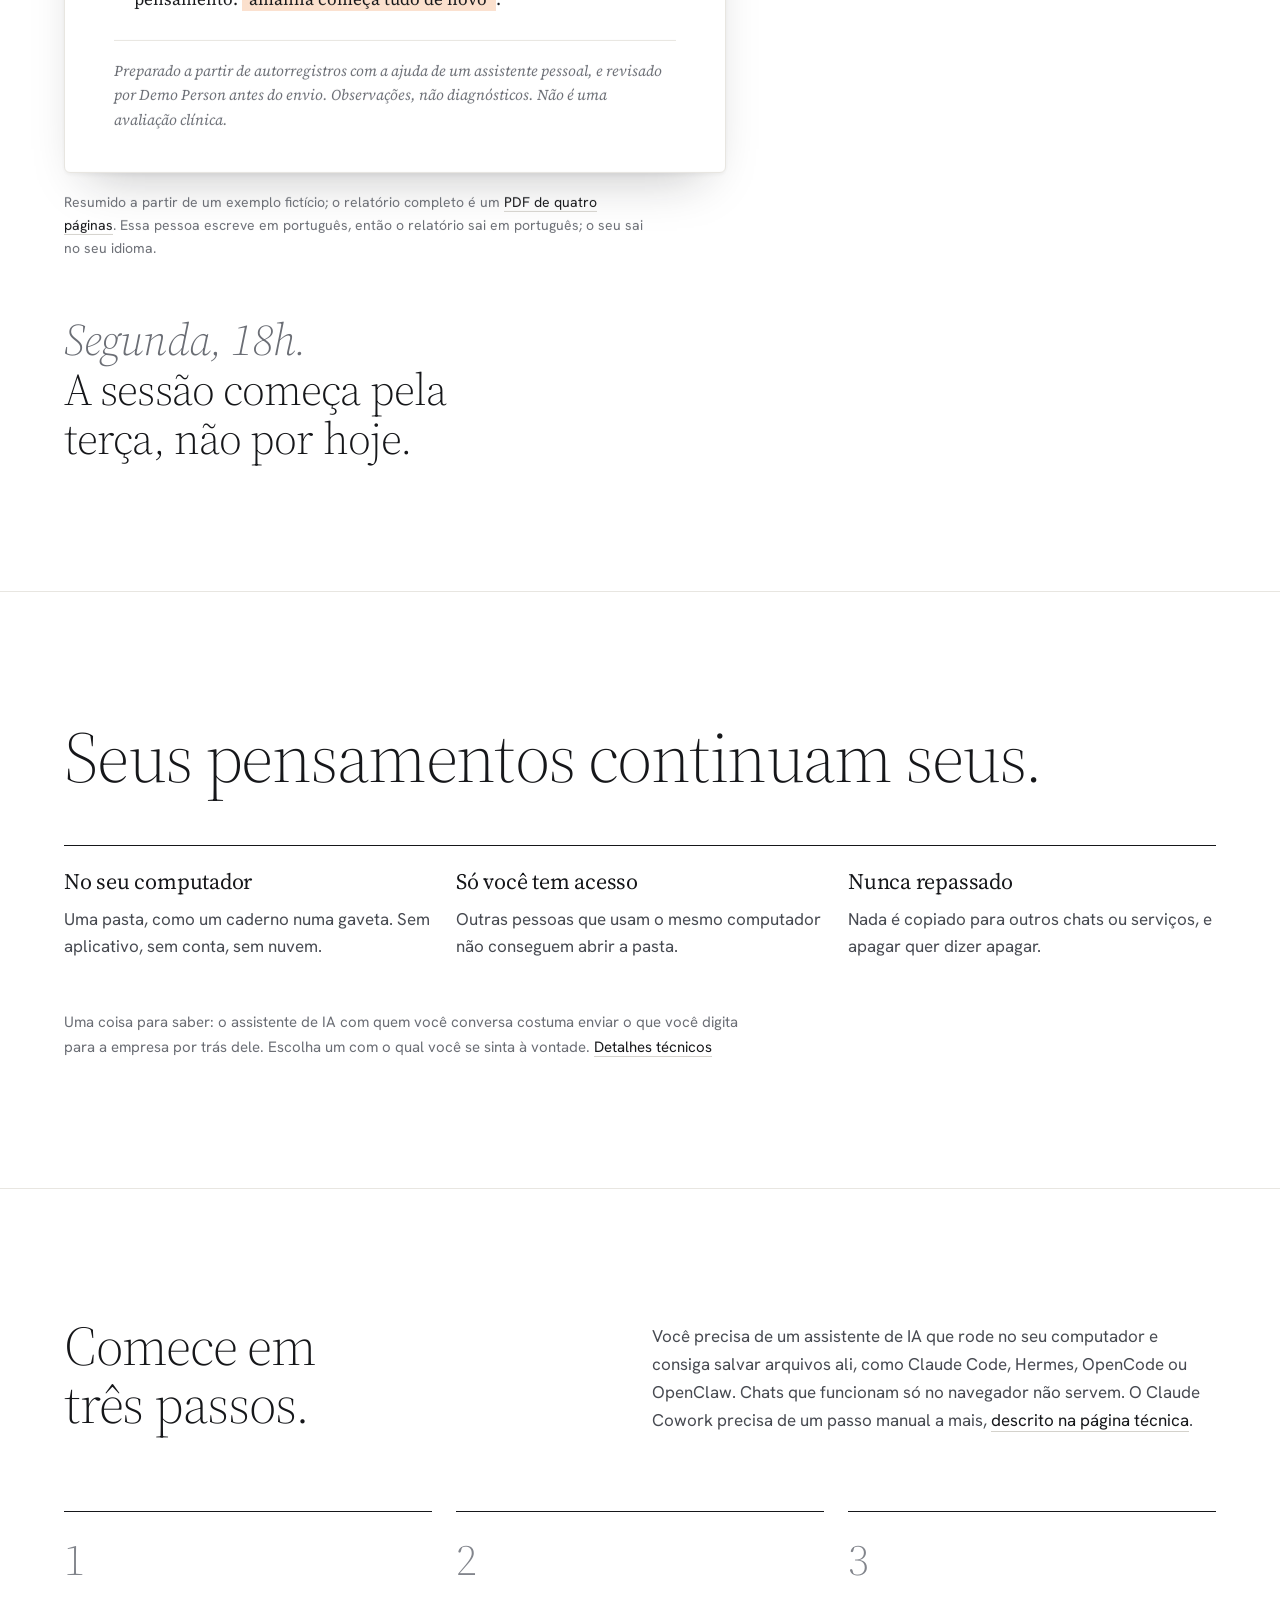
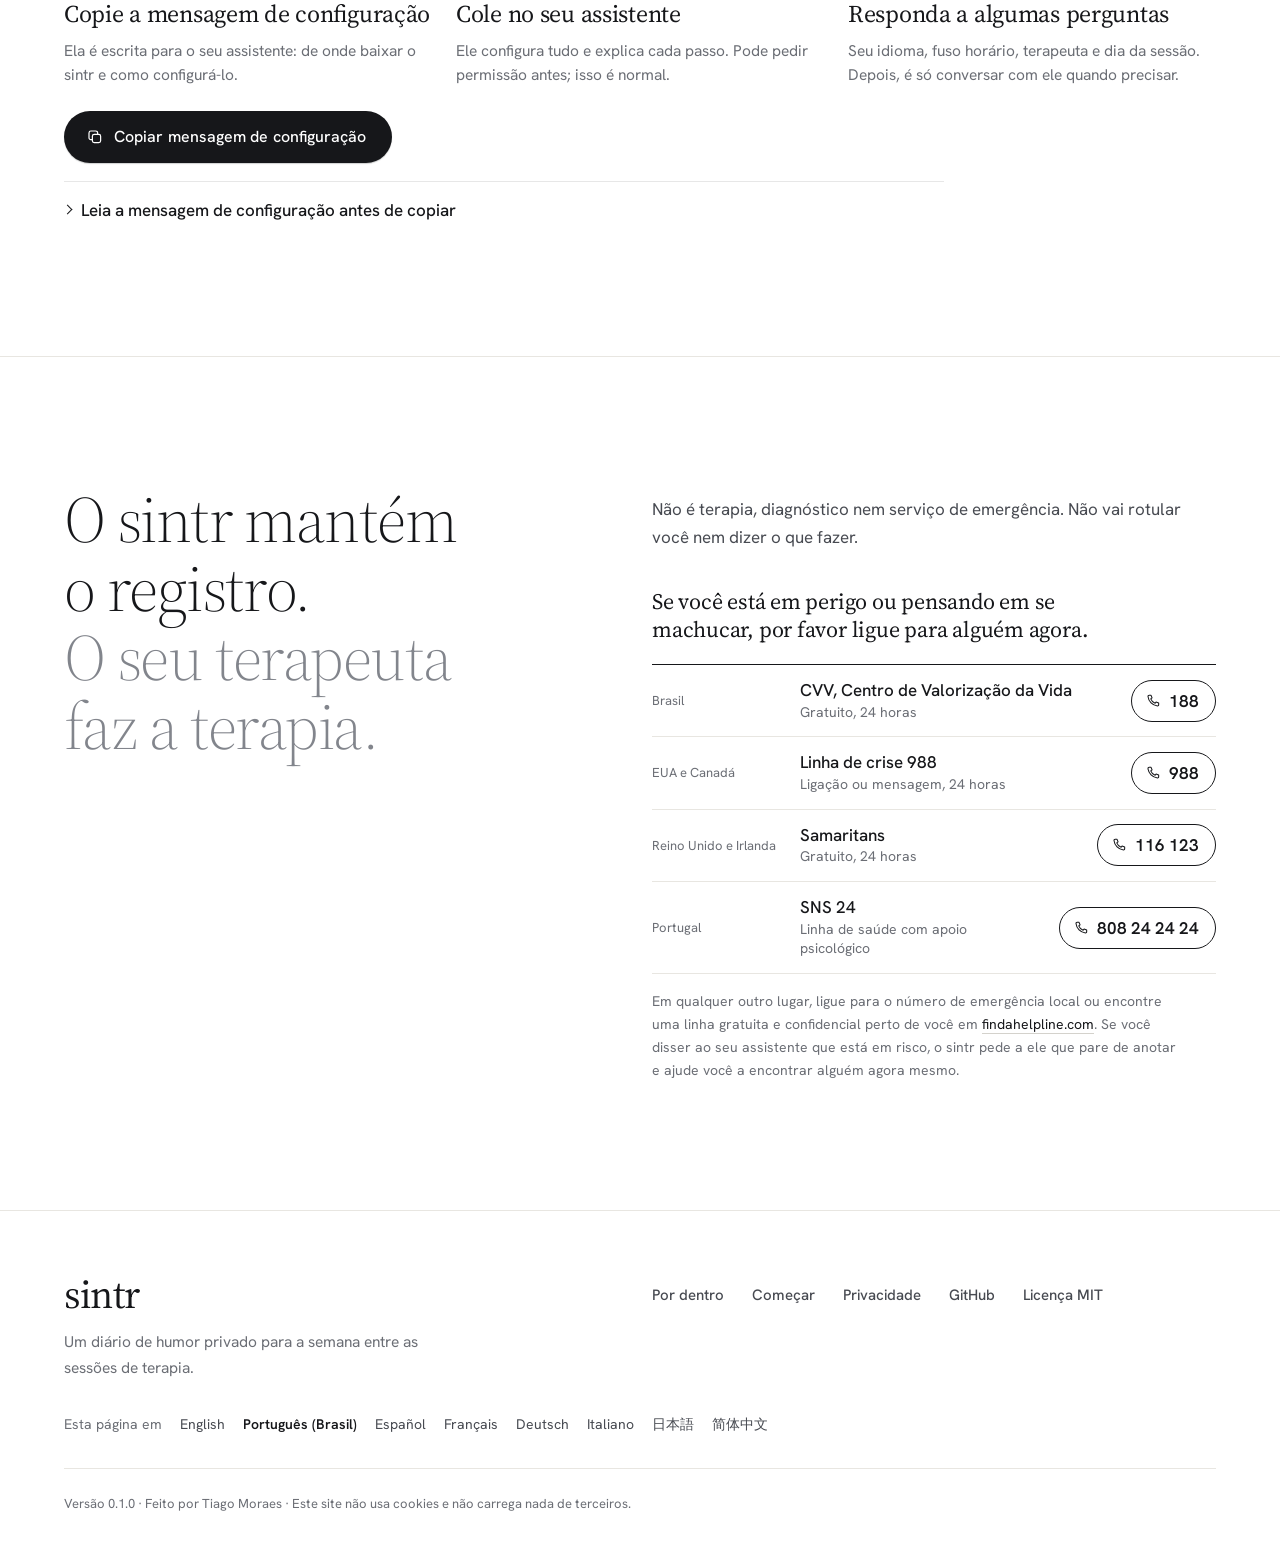
<file: site/pt-br/index.html>
<!doctype html>
<html lang="pt-BR" data-time="morning">
<head>
  <meta charset="utf-8">
  <meta name="viewport" content="width=device-width, initial-scale=1">
  <title data-i18n="meta.title">sintr — um diário de humor privado para a semana entre as sessões de terapia</title>
  <meta name="description" content="O sintr é um diário de humor privado que você mantém conversando com seu assistente de IA. Antes de cada sessão de terapia, sua semana está pronta em uma página, com as suas próprias palavras, e só é compartilhada com seu terapeuta se você disser que sim. Tudo fica no seu próprio computador." data-i18n-attr="content:meta.description">
  <meta name="theme-color" content="#ffffff">
  <meta name="color-scheme" content="light">
  <link rel="canonical" href="https://sintr.tiagomoraes.cloud/pt-br/">
  <meta property="og:type" content="website">
  <meta property="og:url" content="https://sintr.tiagomoraes.cloud/pt-br/">
  <meta property="og:title" content="sintr — a semana entre as sessões, guardada com as suas próprias palavras" data-i18n-attr="content:meta.og_title">
  <meta property="og:description" content="Um diário de humor privado que você mantém conversando com seu assistente de IA. Antes de cada sessão, sua semana numa página, compartilhada só se você quiser." data-i18n-attr="content:meta.og_description">
  <meta property="og:image" content="https://sintr.tiagomoraes.cloud/og.png">
  <meta property="og:image:width" content="1200">
  <meta property="og:image:height" content="630">
  <meta name="twitter:card" content="summary_large_image">
  <link rel="icon" href="../favicon.svg" type="image/svg+xml">
  <link rel="preload" href="../fonts/source-serif-4-roman.woff2" as="font" type="font/woff2" crossorigin>
  <link rel="preload" href="../fonts/hanken-grotesk.woff2" as="font" type="font/woff2" crossorigin>
  <script>
    /* Motion is opt-in: content renders fully without JS, and only browsers that
       welcome motion and can observe scroll get the light and reveal behavior. */
    (function (d) {
      d.classList.add('js');
      try {
        if ('IntersectionObserver' in window && !matchMedia('(prefers-reduced-motion: reduce)').matches) {
          d.classList.add('motion');
        }
      } catch (e) {}
    })(document.documentElement);
  </script>
  <!-- i18n:head -->
  <link rel="alternate" hreflang="en" href="https://sintr.tiagomoraes.cloud/">
  <link rel="alternate" hreflang="pt-BR" href="https://sintr.tiagomoraes.cloud/pt-br/">
  <link rel="alternate" hreflang="es" href="https://sintr.tiagomoraes.cloud/es/">
  <link rel="alternate" hreflang="fr" href="https://sintr.tiagomoraes.cloud/fr/">
  <link rel="alternate" hreflang="de" href="https://sintr.tiagomoraes.cloud/de/">
  <link rel="alternate" hreflang="it" href="https://sintr.tiagomoraes.cloud/it/">
  <link rel="alternate" hreflang="ja" href="https://sintr.tiagomoraes.cloud/ja/">
  <link rel="alternate" hreflang="zh-Hans" href="https://sintr.tiagomoraes.cloud/zh/">
  <link rel="alternate" hreflang="x-default" href="https://sintr.tiagomoraes.cloud/">
  <meta property="og:locale" content="pt_BR">
  <meta property="og:locale:alternate" content="en_US">
  <meta property="og:locale:alternate" content="es_ES">
  <meta property="og:locale:alternate" content="fr_FR">
  <meta property="og:locale:alternate" content="de_DE">
  <meta property="og:locale:alternate" content="it_IT">
  <meta property="og:locale:alternate" content="ja_JP">
  <meta property="og:locale:alternate" content="zh_CN">
  <!-- /i18n:head -->
  <link rel="stylesheet" href="../styles.css?v=dev">
</head>
<body data-i18n-attr="data-copy-failed:ui.copy_failed" data-copy-failed="Não foi possível copiar. Selecione o texto para copiá-lo.">
  <a class="skip" href="#main" data-i18n="nav.skip">Pular para o conteúdo</a>

  <!-- Window light: the page's only color. Purely decorative. -->
  <div class="sun" aria-hidden="true">
    <svg class="sun__svg" viewBox="0 0 1000 1000" focusable="false">
      <defs>
        <linearGradient id="sun-grad" x1="0" y1="0" x2="1" y2="1">
          <stop offset=".18" class="sun__s1"/>
          <stop offset=".5" class="sun__s2"/>
          <stop offset=".82" class="sun__s3"/>
        </linearGradient>
        <filter id="sun-edge" x="-30%" y="-30%" width="160%" height="160%">
          <feGaussianBlur stdDeviation="11"/>
        </filter>
        <filter id="sun-leaf" x="-30%" y="-30%" width="160%" height="160%">
          <feGaussianBlur stdDeviation="3.4"/>
        </filter>
        <filter id="sun-grain" x="0" y="0" width="100%" height="100%">
          <feTurbulence type="fractalNoise" baseFrequency=".9" numOctaves="2" stitchTiles="stitch"/>
          <feColorMatrix values="0 0 0 0 .42  0 0 0 0 .42  0 0 0 0 .44  0 0 0 .11 0"/>
        </filter>
        <!-- a tall two-by-three window, projected obliquely onto the wall -->
        <mask id="sun-window" maskUnits="userSpaceOnUse" x="-500" y="-500" width="2000" height="2000">
          <g filter="url(#sun-edge)" fill="#fff" transform="translate(430 110) skewX(-15) skewY(8)">
            <rect x="0" y="0" width="150" height="188" rx="3"/>
            <rect x="166" y="0" width="150" height="188" rx="3"/>
            <rect x="0" y="204" width="150" height="188" rx="3"/>
            <rect x="166" y="204" width="150" height="188" rx="3"/>
            <rect x="0" y="408" width="150" height="188" rx="3"/>
            <rect x="166" y="408" width="150" height="188" rx="3"/>
          </g>
        </mask>
      </defs>
      <g mask="url(#sun-window)">
        <rect x="200" y="60" width="600" height="840" fill="url(#sun-grad)"/>
        <rect x="200" y="60" width="600" height="840" filter="url(#sun-grain)"/>
        <g class="sun__leaves" filter="url(#sun-leaf)">
          <g class="sun__branch sun__branch--a">
            <path class="sun__stem" d="M960 60 C 870 120, 800 170, 700 250 S 560 380, 500 470"/>
            <path d="M900 104c-26-30-68-34-92-16 25 27 62 34 92 16z"/>
            <path d="M866 128c9-39-10-76-39-87-7 36 9 71 39 87z"/>
            <path d="M816 164c-32-23-74-20-94 4 28 19 67 21 94-4z"/>
            <path d="M786 186c14-37 2-78-25-92-12 34-2 73 25 92z"/>
            <path d="M733 225c-35-16-76-5-90 21 32 12 71 5 90-21z"/>
            <path d="M701 250c19-34 16-76-7-94-18 30-16 69 7 94z"/>
            <path d="M651 291c-35-11-74 5-85 34 34 7 69-5 85-34z"/>
            <path d="M618 321c25-30 28-73 7-94-21 27-25 66-7 94z"/>
            <path d="M575 362c-37-5-73 16-80 46 34 2 67-16 80-46z"/>
            <path d="M545 398c27-27 35-67 18-92-23 23-32 62-18 92z"/>
            <path d="M515 442c-35 2-65 28-67 58 34-5 62-28 67-58z"/>
          </g>
          <g class="sun__branch sun__branch--b">
            <path class="sun__stem" d="M960 560 C 890 600, 830 650, 780 720 S 700 840, 690 920"/>
            <path d="M902 590c-21-32-62-43-89-30 20 30 57 43 89 30z"/>
            <path d="M865 615c16-35 7-76-18-92-12 34-5 71 18 92z"/>
            <path d="M821 657c-30-25-73-27-94-5 27 23 66 27 94 5z"/>
            <path d="M796 686c19-34 18-74-4-94-18 30-18 69 4 94z"/>
            <path d="M757 739c-34-18-74-9-90 16 32 14 71 9 90-16z"/>
            <path d="M732 776c25-28 30-69 11-92-21 25-27 64-11 92z"/>
          </g>
        </g>
      </g>
    </svg>
  </div>

  <header class="top">
    <div class="wrap top__inner">
      <a class="mark" href="#main" aria-label="sintr, voltar ao topo" data-i18n-attr="aria-label:nav.home_label">
        <svg class="mark__glyph" viewBox="0 0 32 32" aria-hidden="true" focusable="false">
          <defs>
            <linearGradient id="mark-grad" x1="0" y1="0" x2="1" y2="1">
              <stop offset="0" stop-color="#cfe3f3"/>
              <stop offset=".55" stop-color="#f6e1d3"/>
              <stop offset="1" stop-color="#f7cfb5"/>
            </linearGradient>
          </defs>
          <rect width="32" height="32" rx="8" fill="#16171a"/>
          <g fill="url(#mark-grad)" transform="translate(10.4 6.2) skewX(-14)">
            <rect x="0" y="0" width="6" height="8.8" rx="1"/>
            <rect x="7.2" y="0" width="6" height="8.8" rx="1"/>
            <rect x="0" y="10.2" width="6" height="8.8" rx="1"/>
            <rect x="7.2" y="10.2" width="6" height="8.8" rx="1"/>
          </g>
        </svg>
        <span class="mark__word">sintr</span>
      </a>
      <nav class="top__nav" aria-label="Principal" data-i18n-attr="aria-label:nav.primary_label">
        <a class="top__link" href="#week" data-i18n="nav.how">Como funciona</a>
        <a class="top__link" href="#privacy" data-i18n="nav.privacy">Privacidade</a>
        <a class="top__link" href="../tech/" data-i18n="nav.tech">Por dentro</a>
        <!-- i18n:switcher -->
        <details class="langs">
          <summary class="langs__toggle" aria-label="Idioma: Português (Brasil)"><svg class="ico" viewBox="0 0 24 24" aria-hidden="true" focusable="false"><circle cx="12" cy="12" r="8.5"/><path d="M3.5 12h17M12 3.5c2.3 2.3 3.5 5.2 3.5 8.5s-1.2 6.2-3.5 8.5M12 3.5C9.7 5.8 8.5 8.7 8.5 12s1.2 6.2 3.5 8.5"/></svg><span>PT</span></summary>
          <ul class="langs__menu" aria-label="Idioma">
            <li><a href="../?lang=en" hreflang="en" lang="en" data-lang="en">English</a></li>
            <li><a href="../pt-br/" hreflang="pt-BR" lang="pt-BR" data-lang="pt" aria-current="true">Português (Brasil)</a></li>
            <li><a href="../es/" hreflang="es" lang="es" data-lang="es">Español</a></li>
            <li><a href="../fr/" hreflang="fr" lang="fr" data-lang="fr">Français</a></li>
            <li><a href="../de/" hreflang="de" lang="de" data-lang="de">Deutsch</a></li>
            <li><a href="../it/" hreflang="it" lang="it" data-lang="it">Italiano</a></li>
            <li><a href="../ja/" hreflang="ja" lang="ja" data-lang="ja">日本語</a></li>
            <li><a href="../zh/" hreflang="zh-Hans" lang="zh-Hans" data-lang="zh">简体中文</a></li>
          </ul>
        </details>
        <!-- /i18n:switcher -->
        <a class="btn btn--ink btn--sm" href="#start" data-i18n="nav.start">Começar</a>
      </nav>
    </div>
  </header>

  <main id="main">
    <!-- ───────────────────────── Hero ───────────────────────── -->
    <section class="hero" data-time="morning" aria-labelledby="hero-title">
      <div class="wrap hero__grid">
        <div class="hero__copy">
          <h1 id="hero-title" class="display" data-i18n="hero.title">A semana entre as sessões, guardada nas <span class="hl">suas próprias palavras.</span></h1>
          <p class="lede" data-i18n="hero.lede">O sintr é um diário de humor privado que você mantém conversando com seu assistente de IA. Antes de cada sessão de terapia, sua semana está pronta em uma página, para você e seu&nbsp;terapeuta.</p>
          <div class="hero__actions">
            <a class="btn btn--ink" href="#start" data-i18n="hero.cta">Começar</a>
            <a class="link" href="#week" data-i18n="hero.cta_more">Veja como funciona</a>
          </div>
        </div>

        <div class="hero__art" data-depth="-0.06">
          <figure class="note note--hero" data-write aria-label="Um momento, anotado: exemplo fictício" data-i18n-attr="aria-label:card.label">
            <figcaption class="note__head"><span class="note__when" data-i18n="card.when">Terça, 19h40</span><span class="note__tag" data-i18n="card.tag">Momento registrado</span></figcaption>
            <dl class="note__rows">
              <div class="note__row ln"><dt data-i18n="card.happened_label">O que aconteceu</dt><dd data-i18n="card.happened">Três tarefas novas na mesma sprint. Disse sim para todas.</dd></div>
              <div class="note__row ln"><dt data-i18n="card.mind_label">O que passou pela sua cabeça</dt><dd data-i18n="card.mind"><q class="said">não tem como eu dar conta disso</q></dd></div>
              <div class="note__row ln"><dt data-i18n="card.felt_label">Como você se sentiu</dt><dd data-i18n="card.felt">Ansiedade <span class="note__scale">85 de 100</span></dd></div>
              <div class="note__row ln"><dt data-i18n="card.body_label">No corpo</dt><dd data-i18n="card.body">Peito apertado, mandíbula travada</dd></div>
            </dl>
          </figure>
        </div>
      </div>
    </section>

    <!-- ───────────────────────── Why ───────────────────────── -->
    <section class="idea idea--lean" data-time="noon" aria-labelledby="idea-title">
      <div class="wrap idea__grid">
        <h2 id="idea-title" class="statement" data-reveal>
          <span class="statement__a" data-i18n="why.a">A terapia tem cinquenta minutos por&nbsp;semana.</span>
          <span class="statement__b" data-i18n="why.b">Sua semana acontece no tempo que sobra.</span>
        </h2>
        <p class="prose idea__why" data-reveal data-i18n="why.body">Na hora da sessão, a terça já é um borrão. Você lembra como se sente hoje, e o que te abalou no meio da semana quase nunca chega a ser&nbsp;contado.</p>
      </div>
    </section>

    <!-- ───────────────────────── How it feels ───────────────────────── -->
    <div id="week" class="week">
      <!-- Tuesday -->
      <section class="day day--capture" data-time="dusk" aria-labelledby="capture-title">
        <div class="wrap day__grid">
          <div class="day__copy">
            <h3 id="capture-title" class="h-day" data-reveal data-i18n="capture.title"><span class="when">Terça, 19h40.</span> Conte enquanto a lembrança está&nbsp;fresca.</h3>
            <p class="prose" data-reveal data-i18n="capture.body">Você conta ao seu assistente o que aconteceu, do jeito que contaria a um amigo. Ele faz uma ou duas perguntas e depois salva&nbsp;isso.</p>
            <p class="prose prose--quiet" data-reveal data-i18n="capture.quiet">Em dias comuns, uma linha basta.</p>
          </div>

          <div class="day__art" data-depth="-0.05">
            <div class="chat" aria-label="Exemplo de conversa com um assistente de IA" data-i18n-attr="aria-label:capture.chat_label">
              <p class="chat__msg chat__msg--you" data-reveal data-i18n="capture.msg1">Dá para anotar o que aconteceu no planejamento? Ainda estou a&nbsp;mil.</p>
              <p class="chat__msg chat__msg--agent" data-reveal data-i18n="capture.msg2">Claro. O que passou pela sua cabeça naquele momento, e qual foi a intensidade da ansiedade, de 0 a&nbsp;100?</p>
              <p class="chat__msg chat__msg--you" data-reveal data-i18n="capture.msg3">“Não tem como eu dar conta disso.” Cerca de&nbsp;85.</p>
              <p class="chat__msg chat__msg--agent" data-reveal data-i18n="capture.msg4">Salvo. Podemos olhar esse pensamento com mais calma agora, ou deixar para a sua&nbsp;sessão.</p>
              <p class="chat__when" data-reveal data-i18n="capture.thursday">Quinta, 8h50</p>
              <p class="chat__msg chat__msg--you" data-reveal data-i18n="capture.msg5">Humor 2 de 5, dormi 5 horas e&nbsp;meia.</p>
              <p class="chat__msg chat__msg--agent" data-reveal data-i18n="capture.msg6">Anotado para quinta.</p>
            </div>
          </div>
        </div>
      </section>

      <!-- Monday, an hour before the session -->
      <section class="day day--report" data-time="golden" aria-labelledby="report-title">
        <div class="wrap">
          <div class="report__head">
            <h3 id="report-title" class="h-day h-day--wide" data-reveal data-i18n="report.title"><span class="when">Segunda, 17h.</span> A semana ganha forma.</h3>
            <p class="prose" data-reveal data-i18n="report.body">Uma hora antes da sessão, seu assistente transforma tudo num PDF curto: como foi a semana, o que você quer conversar, um gráfico do seu humor e do seu sono, e os momentos que marcaram, nas suas próprias palavras. Padrões aparecem como observações, nunca como&nbsp;diagnósticos.</p>
          </div>

          <div class="report__grid">
            <div class="report__doc" data-depth="-0.03">
              <p class="paper__status" data-i18n="report.status"><span class="paper__dot" aria-hidden="true"></span> Rascunho, esperando por você</p>

              <article class="paper paper--pt" lang="pt-BR" aria-label="Exemplo de relatório semanal, no português original, resumido" data-i18n-attr="aria-label:report.original_label">
                <h4 class="paper__title">12 a 18 de outubro. A semana de Demo Person, nas próprias palavras.</h4>
                <h5>Como foi a semana</h5>
                <p>Uma semana puxada no trabalho. Os dois momentos mais difíceis vieram cedo: o planejamento de terça, quando chegaram três demandas de uma vez, e a conversa de feedback de quinta. Na sexta veio o melhor momento: uma caminhada sem celular no almoço, a primeira em semanas.</p>
                <h5>Para conversar na sessão</h5>
                <ul>
                  <li>O feedback do gestor.</li>
                  <li>A ansiedade de domingo à tarde, que voltou pelo segundo domingo seguido.</li>
                </ul>
                <h5>Momentos que marcaram</h5>
                <ul>
                  <li><b>Ter, 13/10</b> — Planejamento com três demandas na mesma sprint: <mark>“eu não vou dar conta disso”</mark>. Ansiedade 85. Aceitou as três na hora.</li>
                  <li><b>Sex, 16/10</b> — Caminhada sem celular no almoço: <mark>“primeira vez em semanas que parei no meio do dia”</mark>. Alívio 60.</li>
                </ul>
                <h5>O que se repetiu</h5>
                <ul>
                  <li><b>11 e 18/10</b> — No fim da tarde de domingo, ansiedade e o mesmo pensamento: <mark>“amanhã começa tudo de novo”</mark>.</li>
                </ul>
                <p class="paper__foot">Preparado a partir de autorregistros com a ajuda de um assistente pessoal, e revisado por Demo Person antes do envio. Observações, não diagnósticos. Não é uma avaliação clínica.</p>
              </article>

              <p class="report__src" data-i18n="report.source">Resumido a partir de um exemplo fictício; o relatório completo é um <a class="link" href="https://github.com/tiagomoraes/sintr/blob/main/docs/example-report.pdf">PDF de quatro páginas</a>. Essa pessoa escreve em português, então o relatório sai em português; o seu sai no seu&nbsp;idioma.</p>
            </div>

            <aside class="report__flow" aria-labelledby="lifecycle-title">
              <h4 id="lifecycle-title" class="h-small" data-reveal data-i18n="report.lifecycle">Nada sai sem você.</h4>
              <ol class="stations">
                <li class="stations__item" data-reveal>
                  <span class="stations__state" data-i18n="report.step1">Um rascunho, para você</span>
                  <p data-i18n="report.step1_text">Leia o PDF e mude o que quiser. A semana é sua.</p>
                </li>
                <li class="stations__item stations__item--gate" data-reveal>
                  <span class="stations__state" data-i18n="report.step2">Seu sim</span>
                  <p data-i18n="report.step2_text">Só um “pode enviar” explícito faz o envio. Nunca acontece sozinho.</p>
                </li>
                <li class="stations__item" data-reveal>
                  <span class="stations__state" data-i18n="report.step3">Enviado</span>
                  <p data-i18n="report.step3_text">O mesmo PDF vai para seu terapeuta, do jeito que você escolheu, com um registro de quem recebeu e quando.</p>
                </li>
              </ol>
            </aside>
          </div>

          <p class="payoff" data-reveal data-i18n="report.payoff"><span class="when">Segunda, 18h.</span> A sessão começa pela terça, não por&nbsp;hoje.</p>
        </div>
      </section>
    </div>

    <!-- ───────────────────────── Privacy ───────────────────────── -->
    <section id="privacy" class="privacy privacy--lean" data-time="night" aria-labelledby="privacy-title">
      <div class="wrap">
        <h2 id="privacy-title" class="h-section h-section--xl" data-reveal data-i18n="privacy.title">Seus pensamentos continuam&nbsp;seus.</h2>
        <dl class="promises promises--three">
          <div class="promises__row" data-reveal><dt data-i18n="privacy.p1">No seu computador</dt><dd data-i18n="privacy.p1_text">Uma pasta, como um caderno numa gaveta. Sem aplicativo, sem conta, sem&nbsp;nuvem.</dd></div>
          <div class="promises__row" data-reveal><dt data-i18n="privacy.p2">Só você tem acesso</dt><dd data-i18n="privacy.p2_text">Outras pessoas que usam o mesmo computador não conseguem abrir a pasta.</dd></div>
          <div class="promises__row" data-reveal><dt data-i18n="privacy.p3">Nunca repassado</dt><dd data-i18n="privacy.p3_text">Nada é copiado para outros chats ou serviços, e apagar quer dizer apagar.</dd></div>
        </dl>
        <p class="privacy__note" data-reveal data-i18n="privacy.note">Uma coisa para saber: o assistente de IA com quem você conversa costuma enviar o que você digita para a empresa por trás dele. Escolha um com o qual você se sinta à vontade. <a class="link" href="../tech/#privacy">Detalhes&nbsp;técnicos</a></p>
      </div>
    </section>

    <!-- ───────────────────────── Get started ───────────────────────── -->
    <section id="start" class="start" data-time="late" aria-labelledby="start-title">
      <div class="wrap">
        <div class="start__head">
          <h2 id="start-title" class="h-section" data-reveal data-i18n="start.title">Comece em três&nbsp;passos.</h2>
          <p class="prose start__intro" data-reveal data-i18n="start.intro">Você precisa de um assistente de IA que rode no seu computador e consiga salvar arquivos ali, como Claude Code, Hermes, OpenCode ou OpenClaw. Chats que funcionam só no navegador não servem. O Claude Cowork precisa de um passo manual a mais, <a class="link" href="../tech/#install-generic">descrito na página técnica</a>.</p>
        </div>

        <ol class="steps">
          <li class="step" data-reveal>
            <h3 class="step__title" data-i18n="start.step1">Copie a mensagem de configuração</h3>
            <p class="step__text" data-i18n="start.step1_text">Ela é escrita para o seu assistente: de onde baixar o sintr e como configurá-lo.</p>
            <div class="step__art">
              <a class="btn btn--ink" href="#setup-message" data-copy="#setup-text" data-copied="Copiada. Agora cole." data-i18n-attr="data-copied:start.copied">
                <svg class="ico" viewBox="0 0 24 24" aria-hidden="true" focusable="false"><rect x="8.5" y="8.5" width="11" height="11" rx="2.5"/><path d="M15.5 8.5v-2A2.5 2.5 0 0 0 13 4H6.5A2.5 2.5 0 0 0 4 6.5V13a2.5 2.5 0 0 0 2.5 2.5h2"/></svg>
                <span data-label data-i18n="start.copy">Copiar mensagem de configuração</span>
              </a>
            </div>
          </li>
          <li class="step" data-reveal>
            <h3 class="step__title" data-i18n="start.step2">Cole no seu assistente</h3>
            <p class="step__text" data-i18n="start.step2_text">Ele configura tudo e explica cada passo. Pode pedir permissão antes; isso é normal.</p>
          </li>
          <li class="step" data-reveal>
            <h3 class="step__title" data-i18n="start.step3">Responda a algumas perguntas</h3>
            <p class="step__text" data-i18n="start.step3_text">Seu idioma, fuso horário, terapeuta e dia da sessão. Depois, é só conversar com ele quando precisar.</p>
          </li>
        </ol>

        <details id="setup-message" class="setup ask__details" data-reveal>
          <summary data-i18n="start.summary">Leia a mensagem de configuração antes de copiar</summary>
          <div class="setup__body">
            <blockquote id="setup-text" class="ask__text" data-i18n="start.message">Por favor, configure o sintr para mim. É um diário privado para a terapia, que você vai manter para mim como arquivos neste computador. Clone https://github.com/tiagomoraes/sintr.git, leia docs/INSTALL.md e rode o instalador que corresponde a você (./installers/install.sh com hermes, claude-code ou generic), usando ~/sintr como minha pasta do diário. Explique cada passo para mim, com palavras simples, antes de fazê-lo. Depois, abra ~/sintr/config.md e preencha-o comigo: pergunte meu idioma, fuso horário e detalhes da terapia, um de cada vez, e deixe em branco o que eu não informar. Mantenha require_approval: true e nunca envie nada para ninguém sem me perguntar antes.</blockquote>
            <p class="ask__foot" data-i18n="start.message_foot">Ele usa só o que está publicado no projeto sintr.</p>
          </div>
        </details>
      </div>
    </section>

    <!-- ───────────────────────── Honesty ───────────────────────── -->
    <section class="honest" data-time="dawn" aria-labelledby="honest-title">
      <div class="wrap honest__grid">
        <h2 id="honest-title" class="statement statement--close" data-reveal>
          <span class="statement__a" data-i18n="honest.a">O sintr mantém o registro.</span>
          <span class="statement__b" data-i18n="honest.b">O seu terapeuta faz a terapia.</span>
        </h2>
        <div class="honest__body">
          <p class="prose" data-reveal data-i18n="honest.body">Não é terapia, diagnóstico nem serviço de emergência. Não vai rotular você nem dizer o que fazer.</p>
          <div class="lines" data-reveal>
            <p class="lines__title" id="lines-title" data-i18n="lines.title">Se você está em perigo ou pensando em se machucar, por favor ligue para alguém agora.</p>
            <ul class="lines__list" aria-labelledby="lines-title">
              <li class="line">
                <span class="line__where" data-i18n="lines.l1_where">Brasil</span>
                <span class="line__who" data-i18n="lines.l1_who">CVV, Centro de Valorização da Vida<span class="line__how">Gratuito, 24 horas</span></span>
                <a class="line__call" href="tel:188" aria-label="Ligar para o CVV, 188" data-i18n-attr="aria-label:lines.l1_call"><svg class="ico" viewBox="0 0 24 24" aria-hidden="true" focusable="false"><path d="M6.2 3.5h2.9l1.5 3.9-2 1.4a12 12 0 0 0 6.6 6.6l1.4-2 3.9 1.5v2.9a1.7 1.7 0 0 1-1.8 1.7A16 16 0 0 1 4.5 5.3a1.7 1.7 0 0 1 1.7-1.8z"/></svg><span>188</span></a>
              </li>
              <li class="line">
                <span class="line__where" data-i18n="lines.l2_where">EUA e Canadá</span>
                <span class="line__who" data-i18n="lines.l2_who">Linha de crise 988<span class="line__how">Ligação ou mensagem, 24 horas</span></span>
                <a class="line__call" href="tel:988" aria-label="Ligar para a linha de crise, 988" data-i18n-attr="aria-label:lines.l2_call"><svg class="ico" viewBox="0 0 24 24" aria-hidden="true" focusable="false"><path d="M6.2 3.5h2.9l1.5 3.9-2 1.4a12 12 0 0 0 6.6 6.6l1.4-2 3.9 1.5v2.9a1.7 1.7 0 0 1-1.8 1.7A16 16 0 0 1 4.5 5.3a1.7 1.7 0 0 1 1.7-1.8z"/></svg><span>988</span></a>
              </li>
              <li class="line">
                <span class="line__where" data-i18n="lines.l3_where">Reino Unido e Irlanda</span>
                <span class="line__who" data-i18n="lines.l3_who">Samaritans<span class="line__how">Gratuito, 24 horas</span></span>
                <a class="line__call" href="tel:116123" aria-label="Ligar para Samaritans, 116 123" data-i18n-attr="aria-label:lines.l3_call"><svg class="ico" viewBox="0 0 24 24" aria-hidden="true" focusable="false"><path d="M6.2 3.5h2.9l1.5 3.9-2 1.4a12 12 0 0 0 6.6 6.6l1.4-2 3.9 1.5v2.9a1.7 1.7 0 0 1-1.8 1.7A16 16 0 0 1 4.5 5.3a1.7 1.7 0 0 1 1.7-1.8z"/></svg><span>116 123</span></a>
              </li>
              <li class="line">
                <span class="line__where" data-i18n="lines.l4_where">Portugal</span>
                <span class="line__who" data-i18n="lines.l4_who">SNS 24<span class="line__how">Linha de saúde com apoio psicológico</span></span>
                <a class="line__call" href="tel:808242424" aria-label="Ligar para SNS 24, 808 24 24 24" data-i18n-attr="aria-label:lines.l4_call"><svg class="ico" viewBox="0 0 24 24" aria-hidden="true" focusable="false"><path d="M6.2 3.5h2.9l1.5 3.9-2 1.4a12 12 0 0 0 6.6 6.6l1.4-2 3.9 1.5v2.9a1.7 1.7 0 0 1-1.8 1.7A16 16 0 0 1 4.5 5.3a1.7 1.7 0 0 1 1.7-1.8z"/></svg><span>808 24 24 24</span></a>
              </li>
            </ul>
            <p class="lines__note" data-i18n="lines.note">Em qualquer outro lugar, ligue para o número de emergência local ou encontre uma linha gratuita e confidencial perto de você em <a class="link" href="https://findahelpline.com">findahelpline.com</a>. Se você disser ao seu assistente que está em risco, o sintr pede a ele que pare de anotar e ajude você a encontrar alguém agora mesmo.</p>
          </div>
        </div>
      </div>
    </section>
  </main>

  <footer class="foot" data-time="dawn">
    <div class="wrap foot__grid">
      <div class="foot__brand">
        <p class="mark mark--foot"><span class="mark__word">sintr</span></p>
        <p class="foot__line" data-i18n="foot.line">Um diário de humor privado para a semana entre as sessões de&nbsp;terapia.</p>
      </div>
      <nav class="foot__links" aria-label="Mais" data-i18n-attr="aria-label:foot.nav_label">
        <a href="../tech/" data-i18n="foot.tech">Por dentro</a>
        <a href="#start" data-i18n="foot.start">Começar</a>
        <a href="#privacy" data-i18n="foot.privacy">Privacidade</a>
        <a href="https://github.com/tiagomoraes/sintr">GitHub</a>
        <a href="https://github.com/tiagomoraes/sintr/blob/main/LICENSE" data-i18n="foot.license">Licença MIT</a>
      </nav>
      <!-- i18n:footer-langs -->
      <nav class="foot__langs" aria-label="Idioma"><span>Esta página em</span> <a href="../?lang=en" hreflang="en" lang="en" data-lang="en">English</a> <a href="../pt-br/" hreflang="pt-BR" lang="pt-BR" data-lang="pt" aria-current="true">Português (Brasil)</a> <a href="../es/" hreflang="es" lang="es" data-lang="es">Español</a> <a href="../fr/" hreflang="fr" lang="fr" data-lang="fr">Français</a> <a href="../de/" hreflang="de" lang="de" data-lang="de">Deutsch</a> <a href="../it/" hreflang="it" lang="it" data-lang="it">Italiano</a> <a href="../ja/" hreflang="ja" lang="ja" data-lang="ja">日本語</a> <a href="../zh/" hreflang="zh-Hans" lang="zh-Hans" data-lang="zh">简体中文</a></nav>
      <!-- /i18n:footer-langs -->
      <p class="foot__fine" data-i18n="foot.fine">Versão 0.1.0 · Feito por Tiago Moraes · Este site não usa cookies e não carrega nada de terceiros.</p>
    </div>
  </footer>

  <p class="toast" role="status" aria-live="polite"></p>
  <script src="../main.js?v=dev" defer></script>
</body>
</html>
</file>
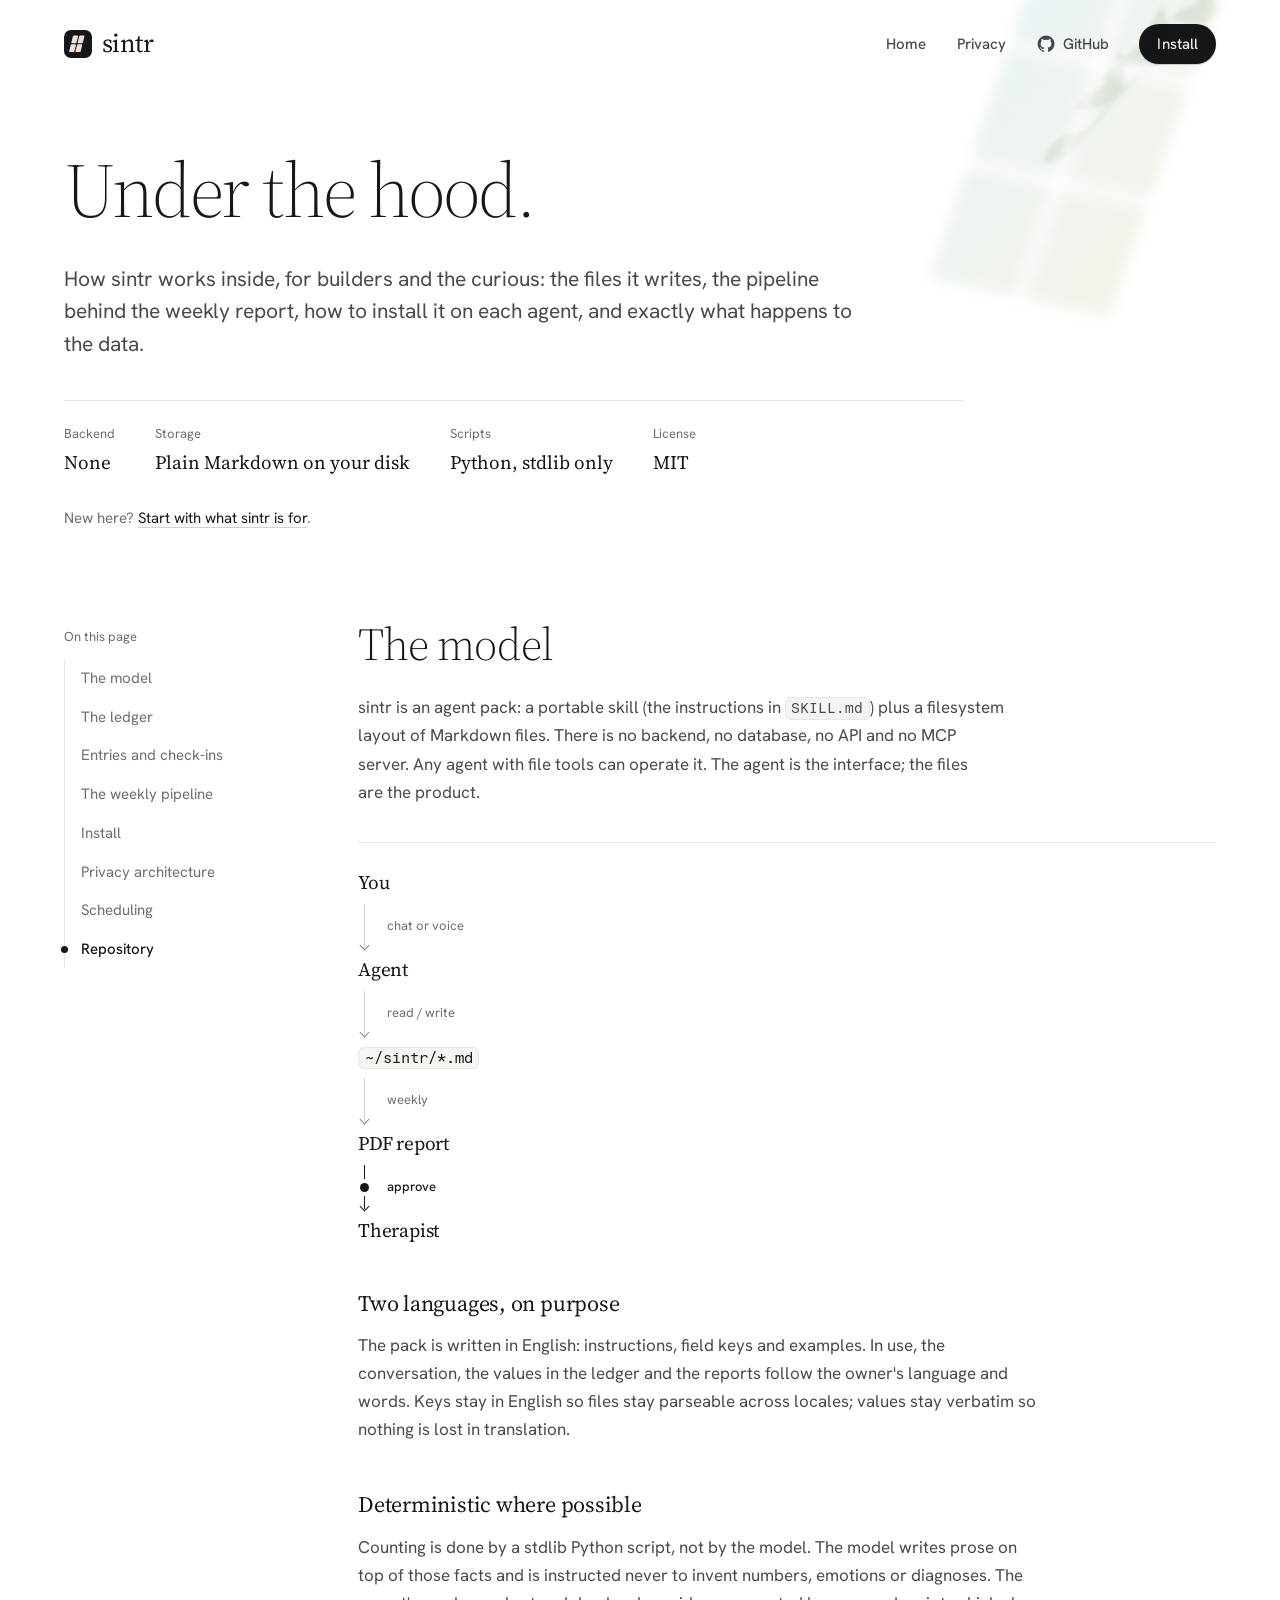
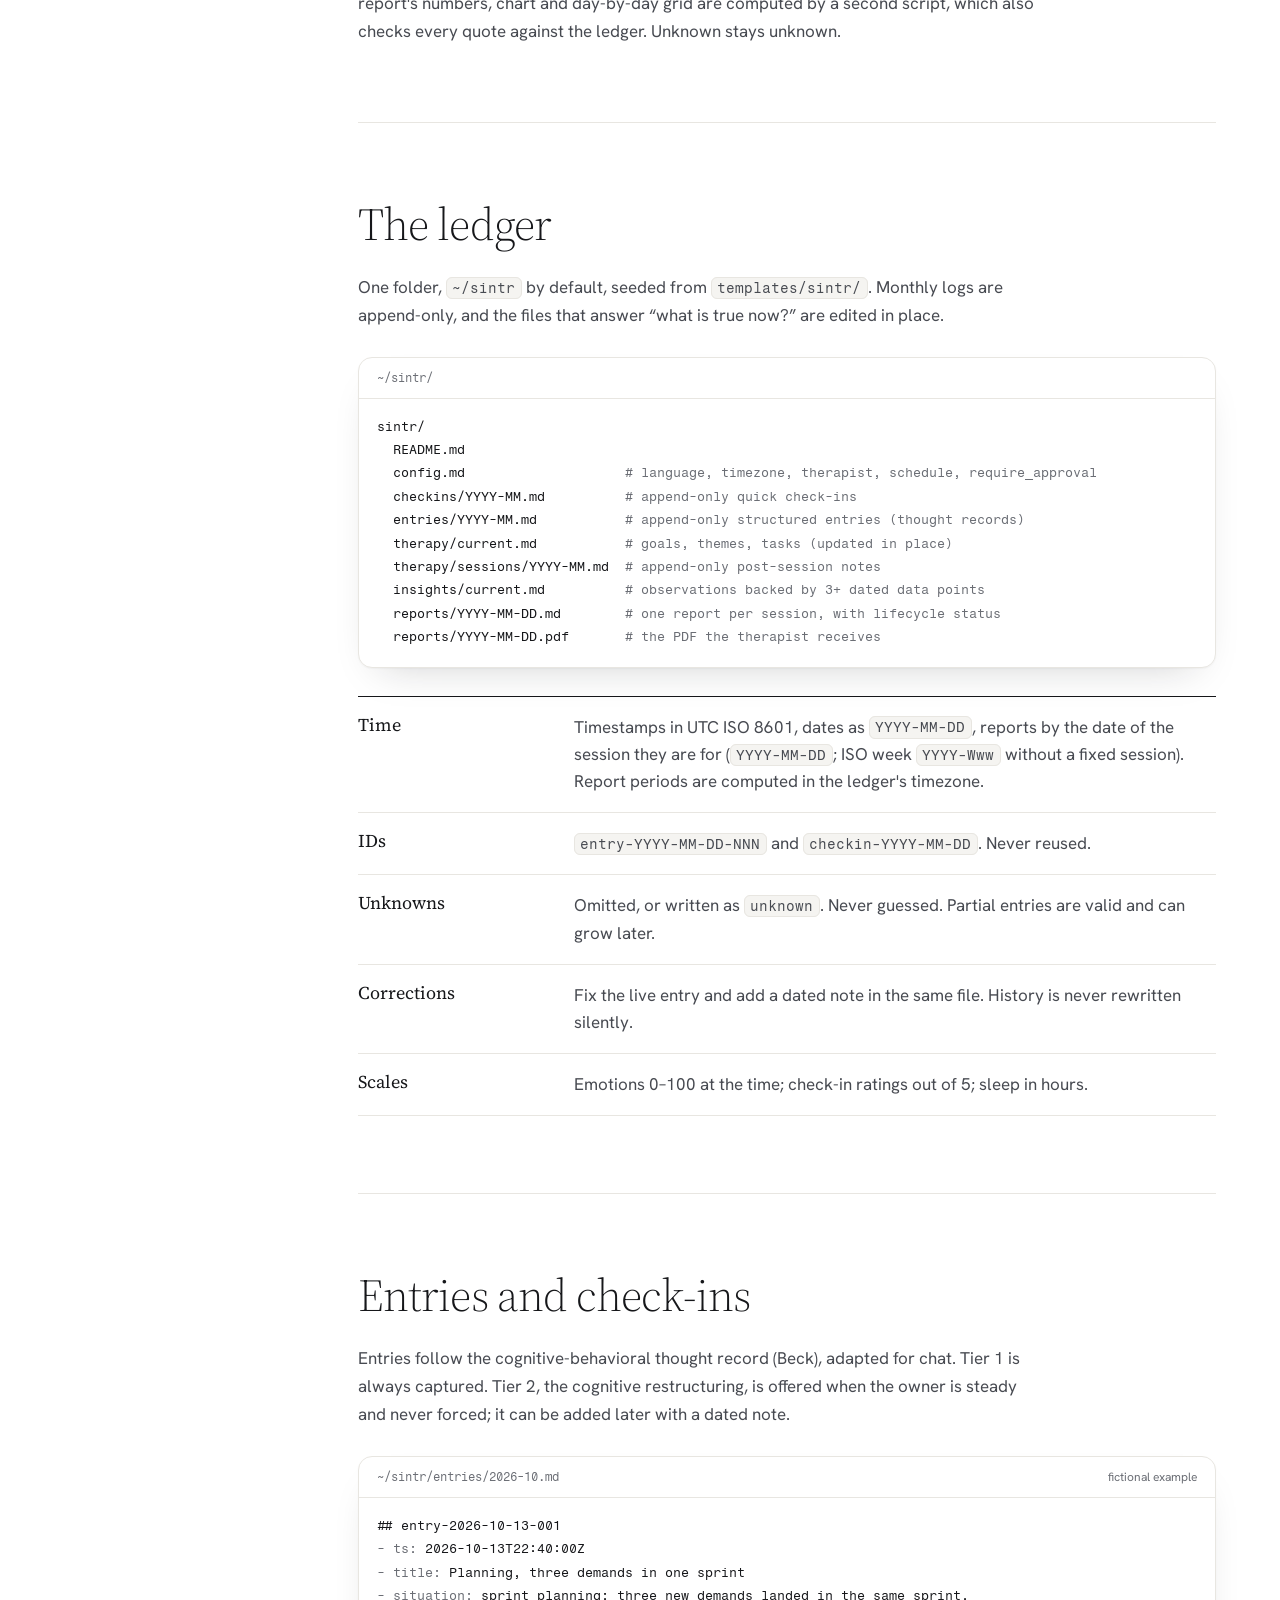
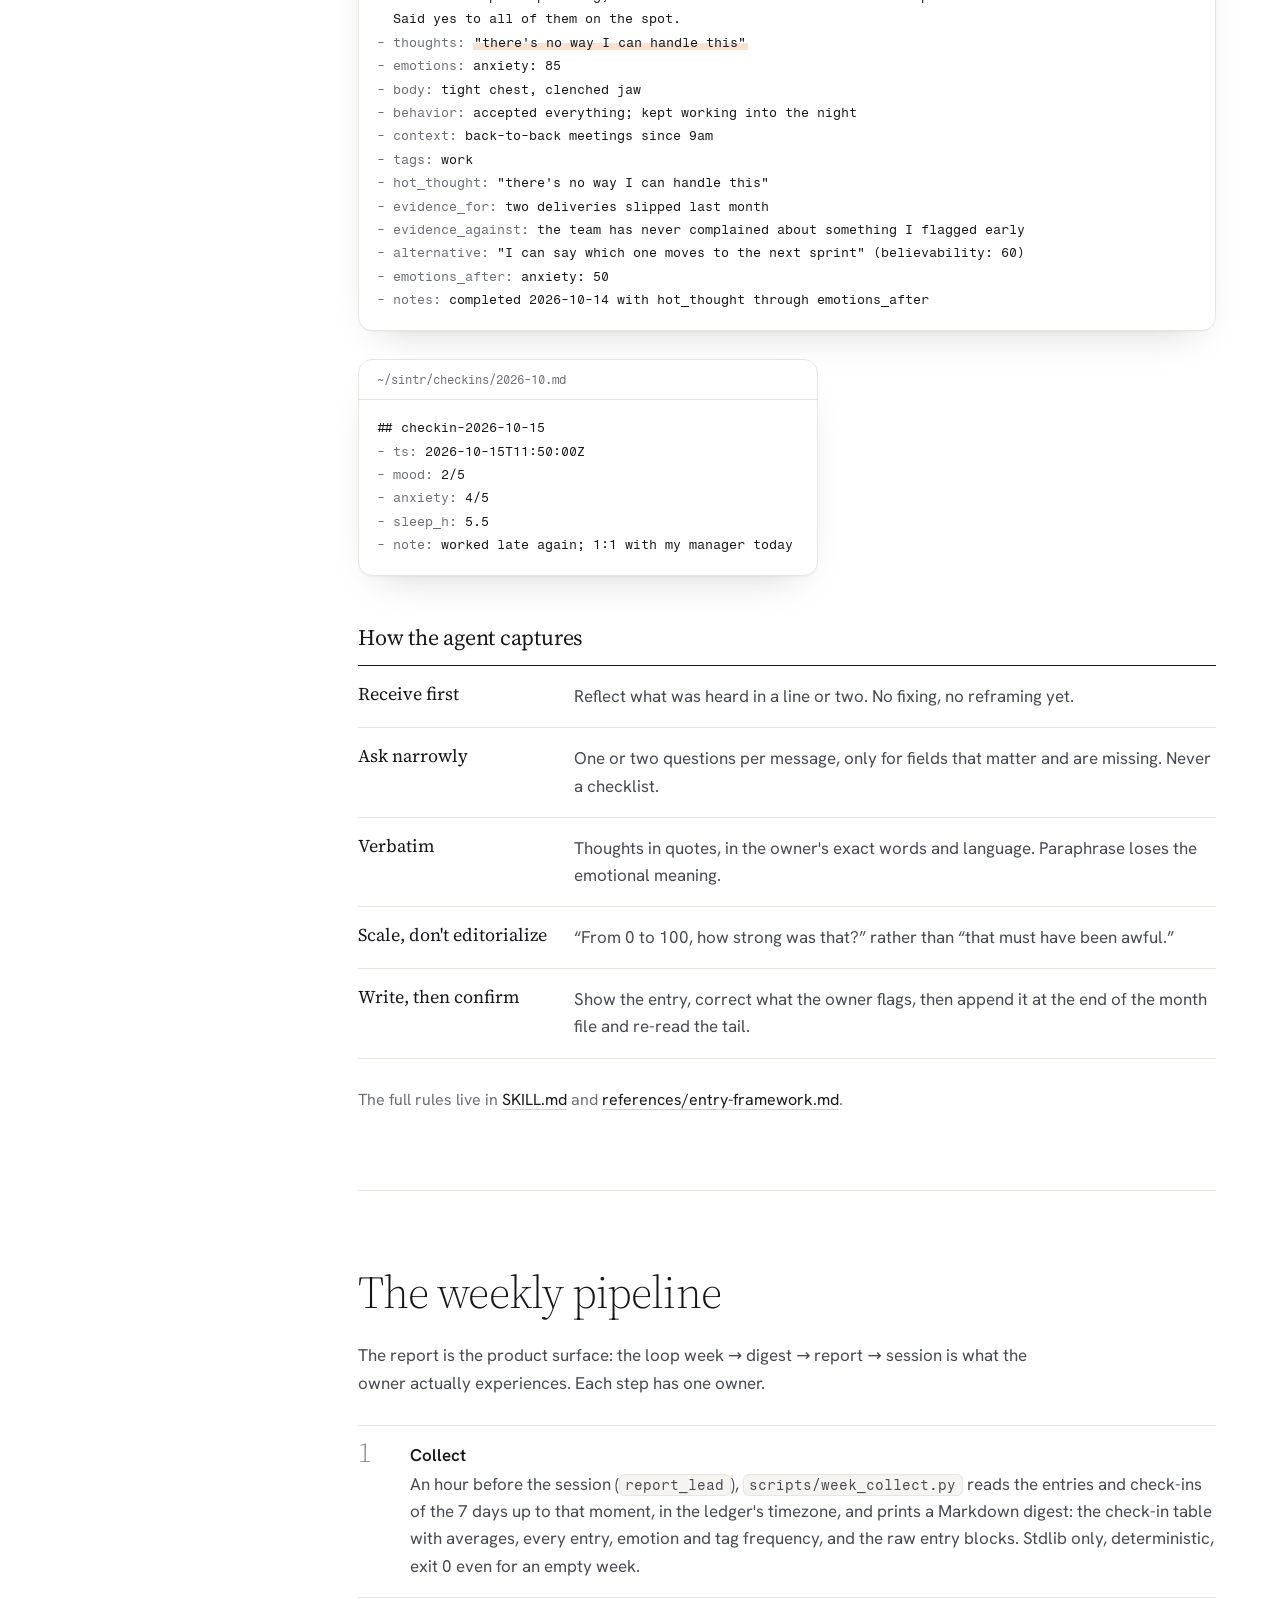
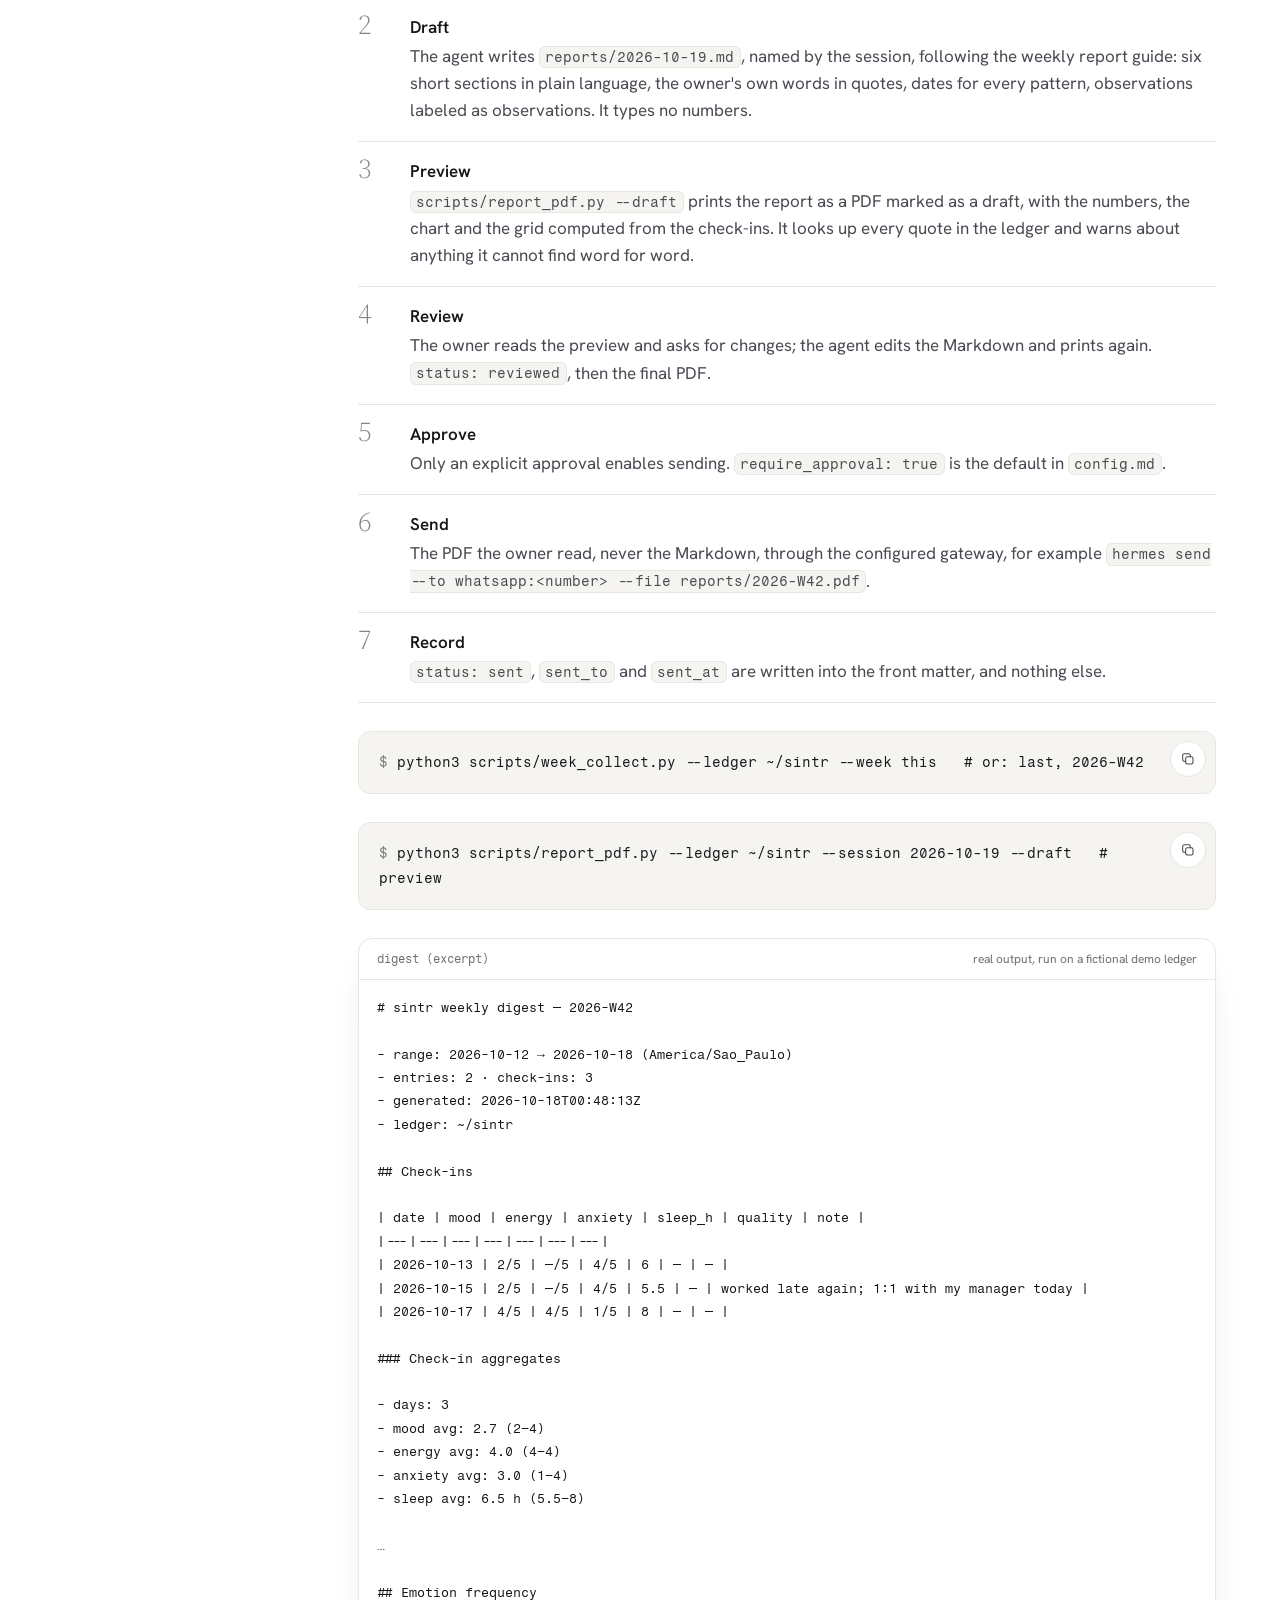
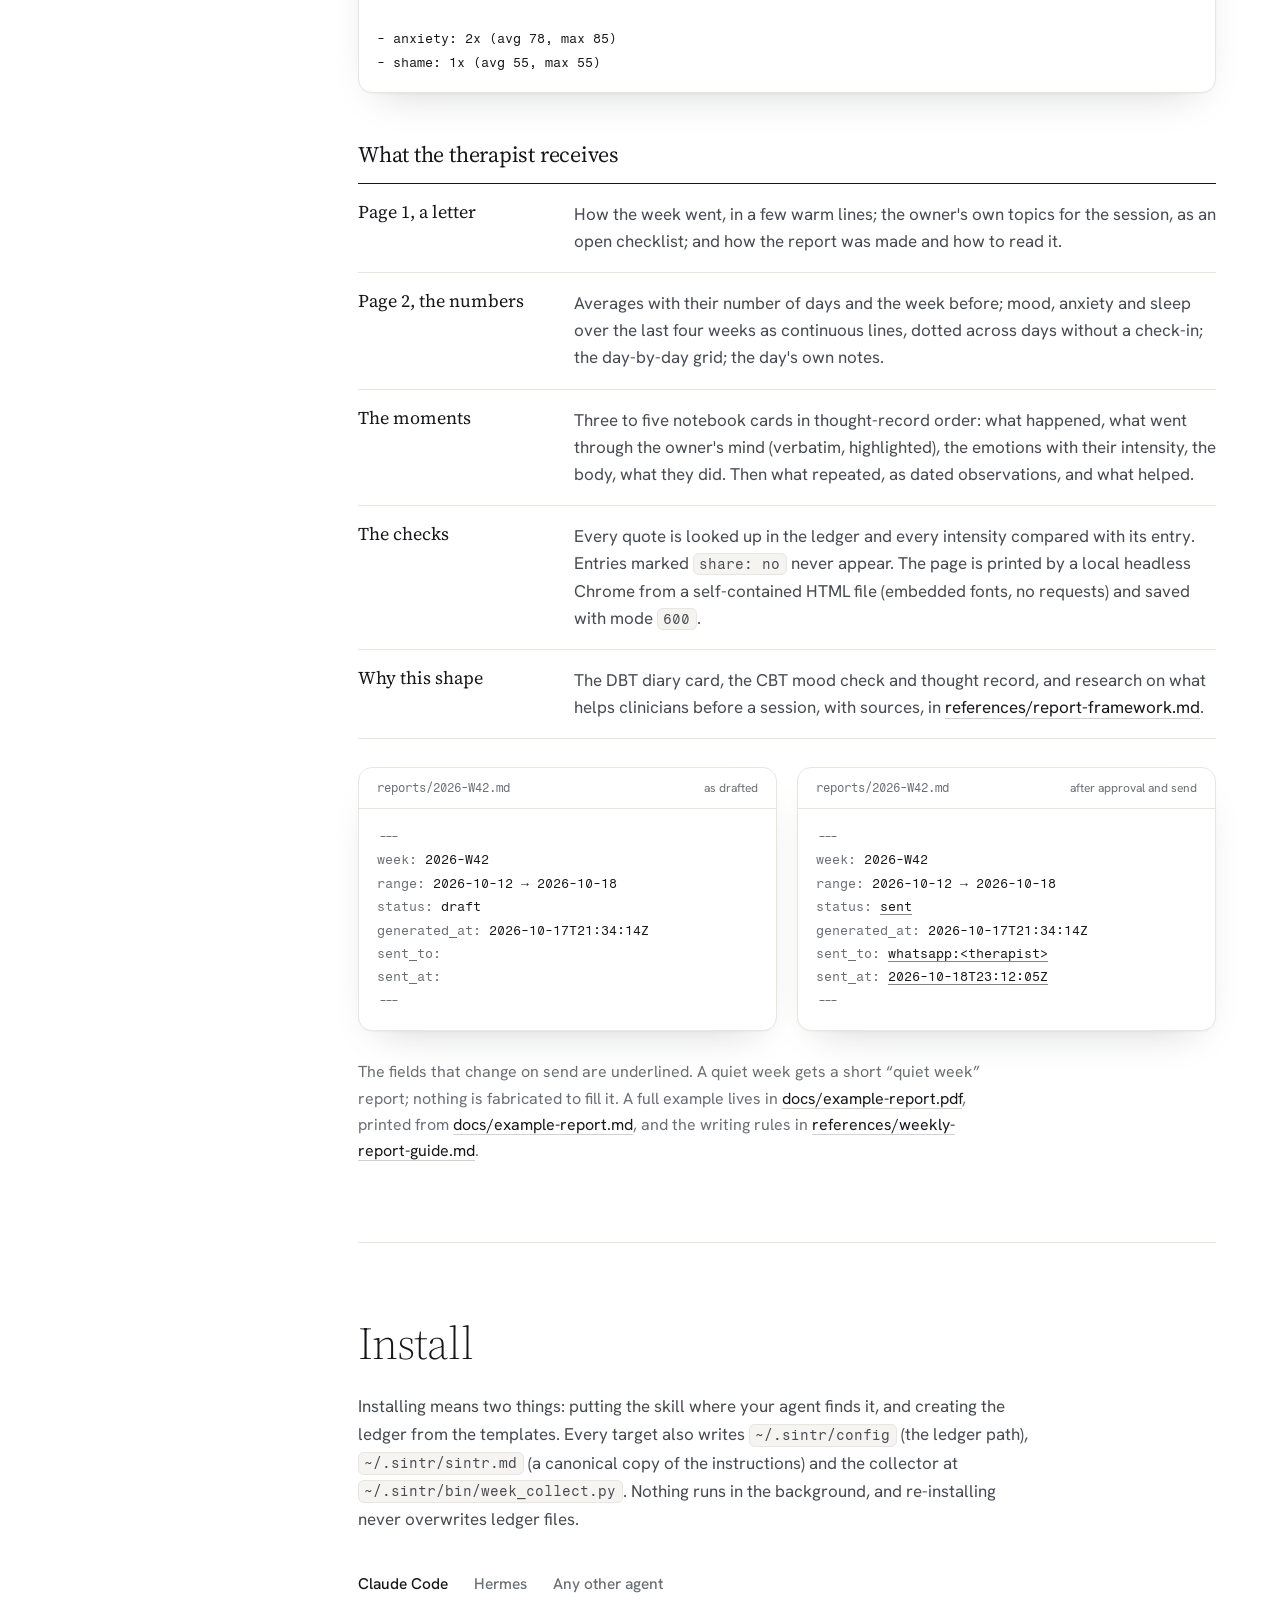
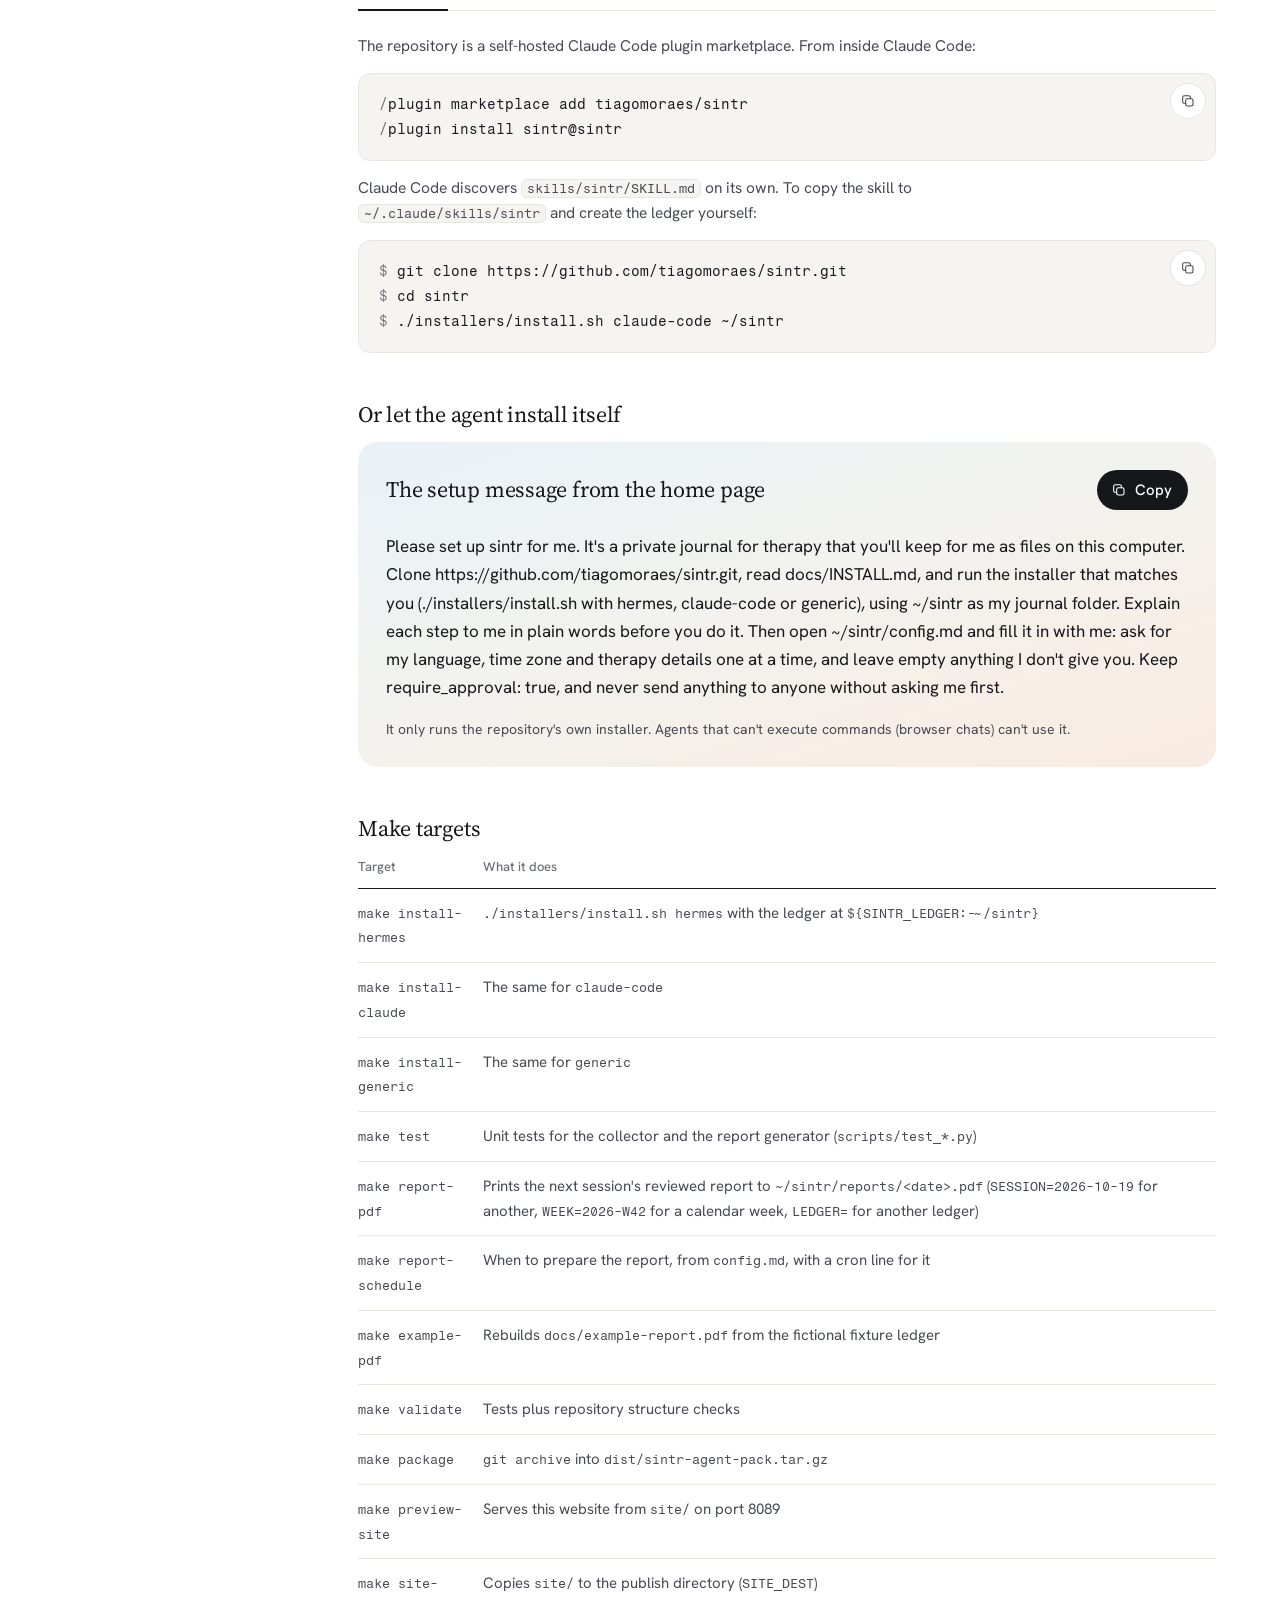
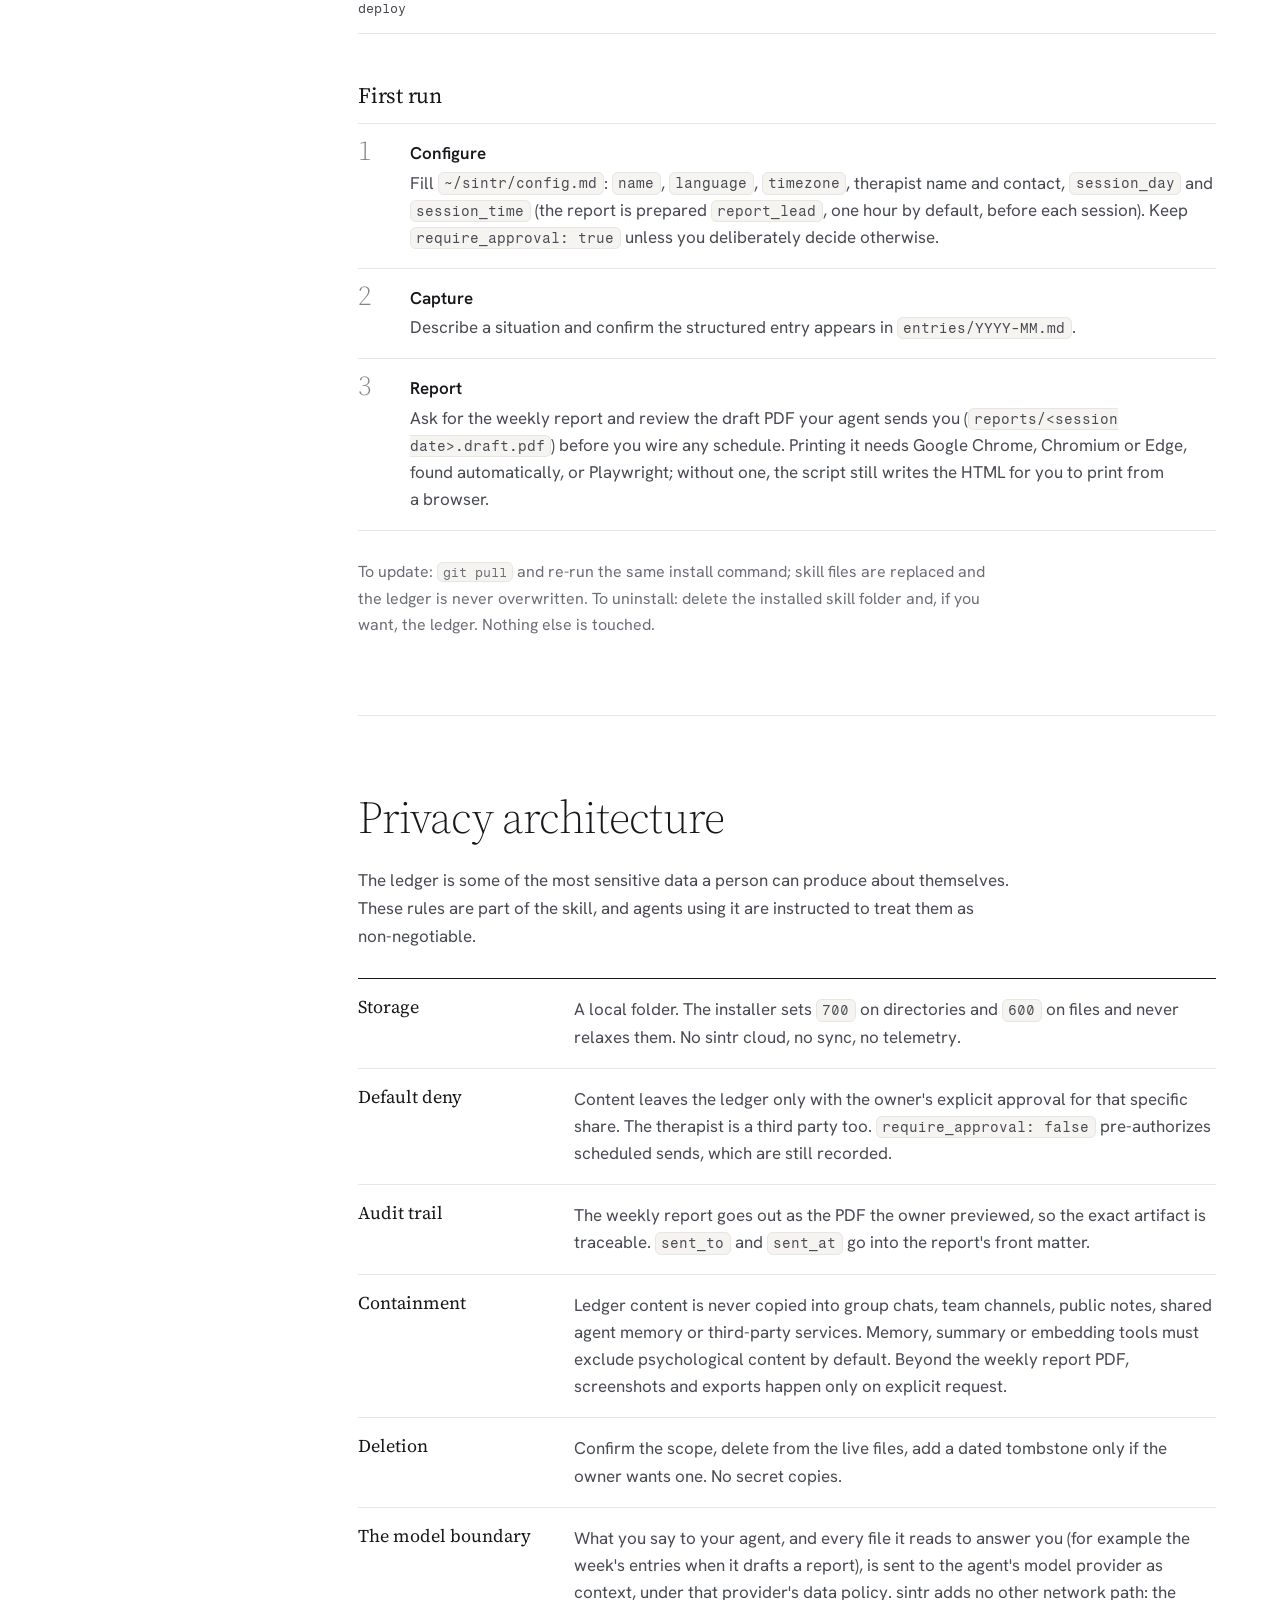
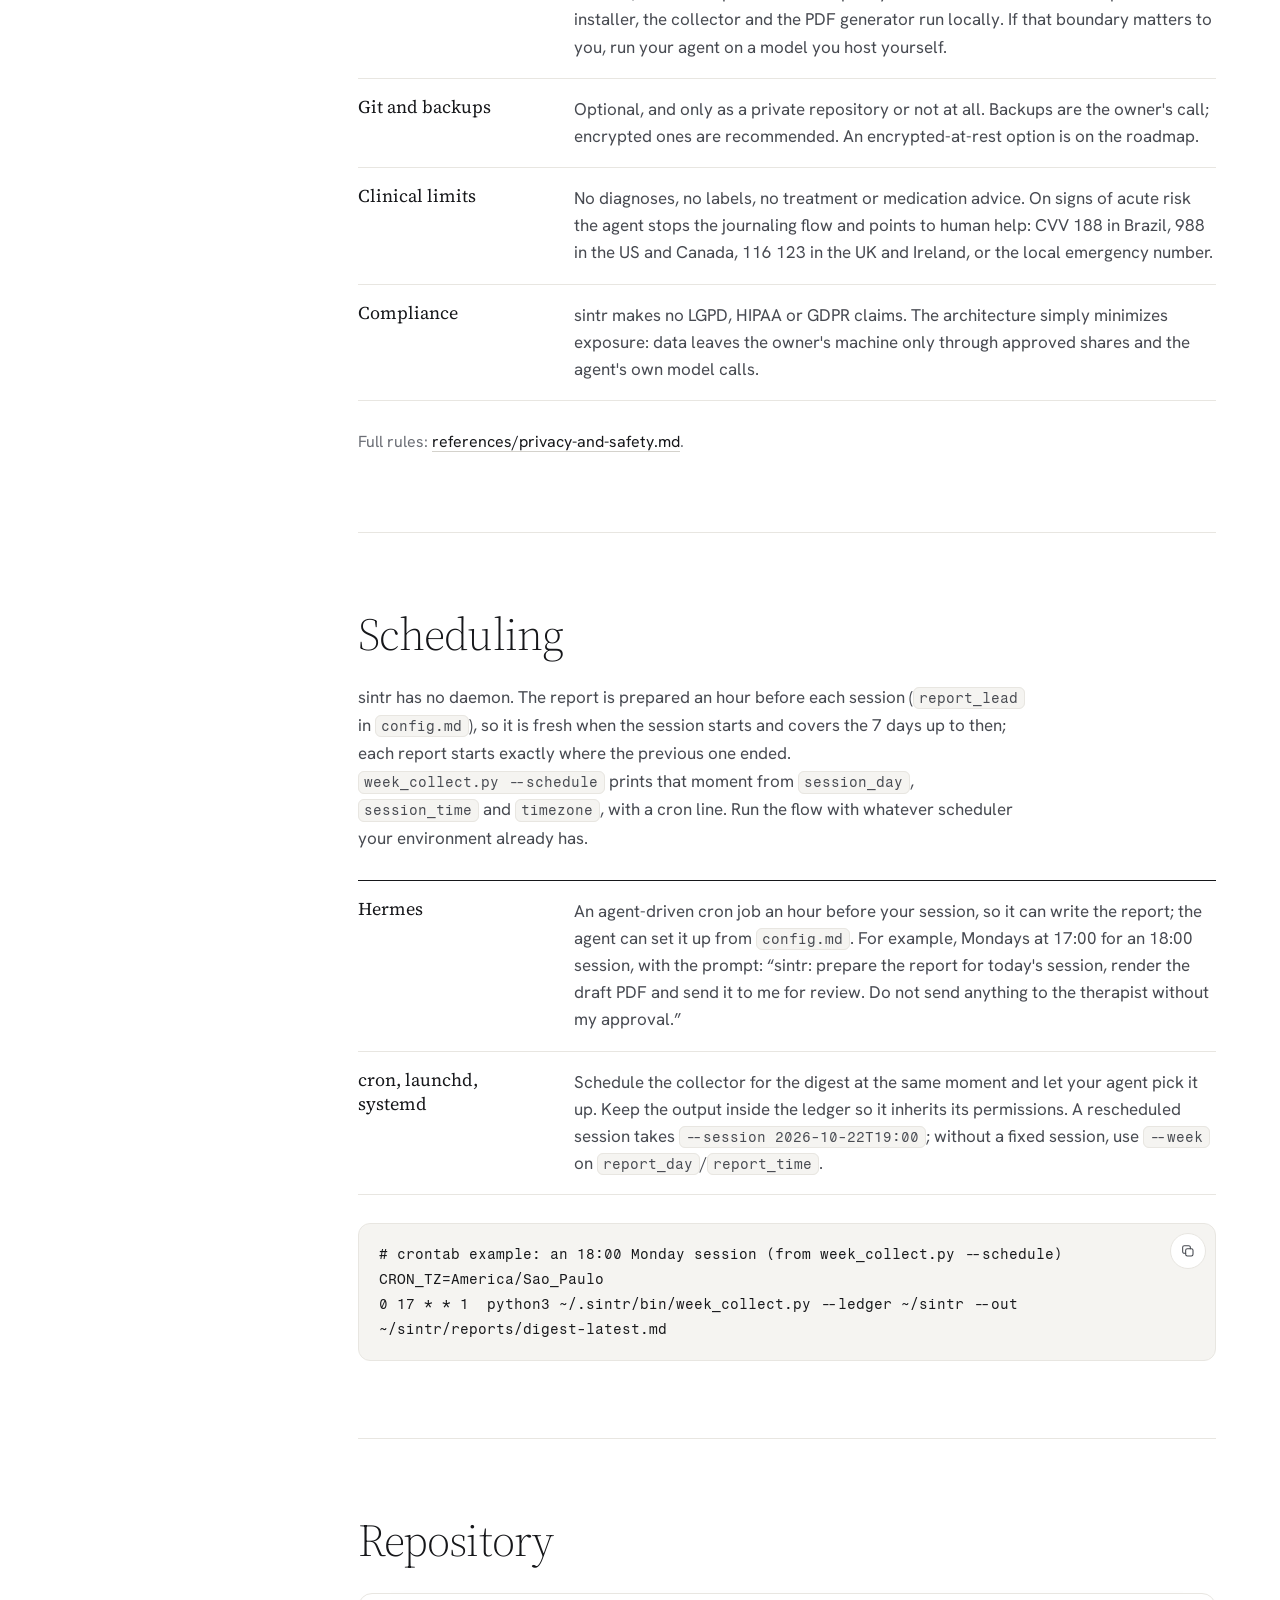
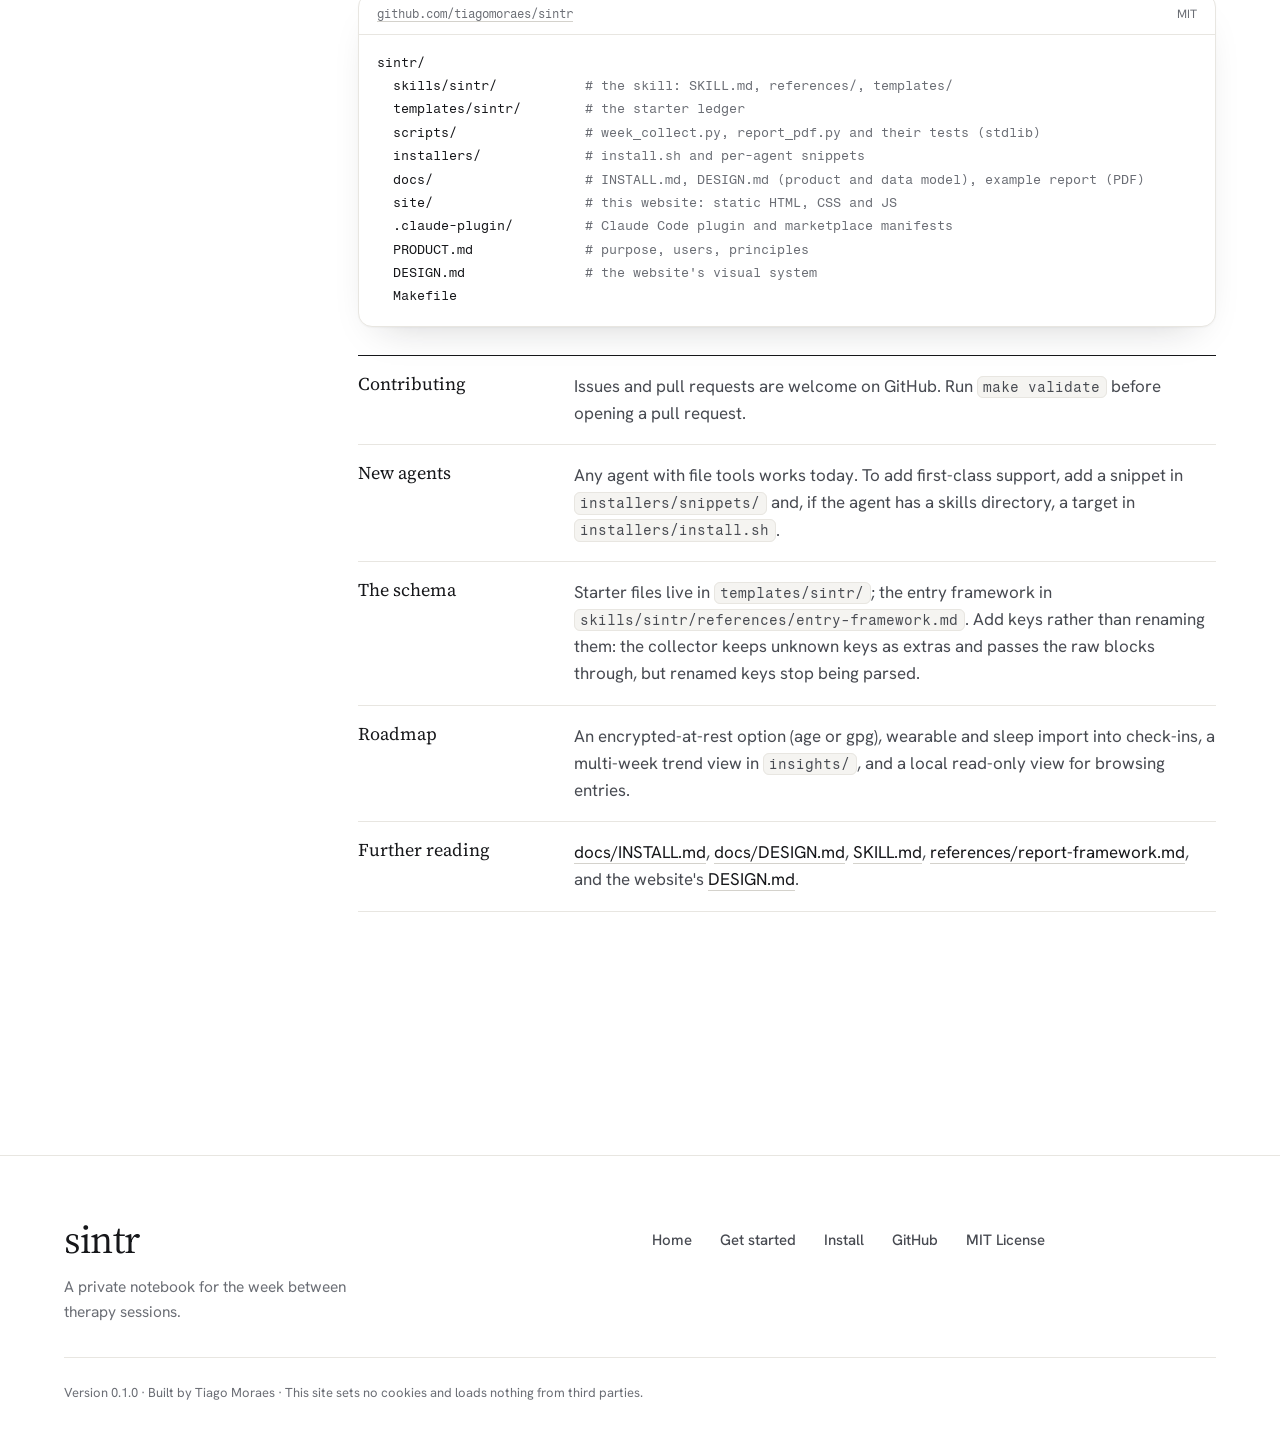
<file: site/tech/index.html>
<!doctype html>
<html lang="en" data-time="noon">
<head>
  <meta charset="utf-8">
  <meta name="viewport" content="width=device-width, initial-scale=1">
  <title>Under the hood · sintr</title>
  <meta name="description" content="How sintr works inside: a portable skill plus a plain-Markdown ledger, a deterministic weekly collector, the weekly report as a PDF and its approval lifecycle, install instructions for Claude Code, Hermes and any file-capable agent, and the privacy architecture.">
  <meta name="theme-color" content="#ffffff">
  <meta name="color-scheme" content="light">
  <link rel="canonical" href="https://sintr.tiagomoraes.cloud/tech/">
  <meta property="og:type" content="article">
  <meta property="og:url" content="https://sintr.tiagomoraes.cloud/tech/">
  <meta property="og:title" content="Under the hood · sintr">
  <meta property="og:description" content="A skill plus a Markdown ledger, a stdlib weekly collector, an approval-gated PDF report, and install steps for every agent.">
  <meta property="og:image" content="https://sintr.tiagomoraes.cloud/og.png">
  <meta property="og:image:width" content="1200">
  <meta property="og:image:height" content="630">
  <meta name="twitter:card" content="summary_large_image">
  <link rel="icon" href="../favicon.svg" type="image/svg+xml">
  <link rel="preload" href="../fonts/source-serif-4-roman.woff2" as="font" type="font/woff2" crossorigin>
  <link rel="preload" href="../fonts/hanken-grotesk.woff2" as="font" type="font/woff2" crossorigin>
  <link rel="preload" href="../fonts/fragment-mono.woff2" as="font" type="font/woff2" crossorigin>
  <script>
    (function (d) {
      d.classList.add('js');
      try {
        if ('IntersectionObserver' in window && !matchMedia('(prefers-reduced-motion: reduce)').matches) {
          d.classList.add('motion');
        }
      } catch (e) {}
    })(document.documentElement);
  </script>
  <link rel="stylesheet" href="../styles.css">
</head>
<body class="page-tech">
  <a class="skip" href="#main">Skip to content</a>

  <!-- Window light: the page's only color. Purely decorative. -->
  <div class="sun" aria-hidden="true">
    <svg class="sun__svg" viewBox="0 0 1000 1000" focusable="false">
      <defs>
        <linearGradient id="sun-grad" x1="0" y1="0" x2="1" y2="1">
          <stop offset=".18" class="sun__s1"/>
          <stop offset=".5" class="sun__s2"/>
          <stop offset=".82" class="sun__s3"/>
        </linearGradient>
        <filter id="sun-edge" x="-30%" y="-30%" width="160%" height="160%">
          <feGaussianBlur stdDeviation="11"/>
        </filter>
        <filter id="sun-leaf" x="-30%" y="-30%" width="160%" height="160%">
          <feGaussianBlur stdDeviation="3.4"/>
        </filter>
        <filter id="sun-grain" x="0" y="0" width="100%" height="100%">
          <feTurbulence type="fractalNoise" baseFrequency=".9" numOctaves="2" stitchTiles="stitch"/>
          <feColorMatrix values="0 0 0 0 .42  0 0 0 0 .42  0 0 0 0 .44  0 0 0 .11 0"/>
        </filter>
        <!-- a tall two-by-three window, projected obliquely onto the wall -->
        <mask id="sun-window" maskUnits="userSpaceOnUse" x="-500" y="-500" width="2000" height="2000">
          <g filter="url(#sun-edge)" fill="#fff" transform="translate(430 110) skewX(-15) skewY(8)">
            <rect x="0" y="0" width="150" height="188" rx="3"/>
            <rect x="166" y="0" width="150" height="188" rx="3"/>
            <rect x="0" y="204" width="150" height="188" rx="3"/>
            <rect x="166" y="204" width="150" height="188" rx="3"/>
            <rect x="0" y="408" width="150" height="188" rx="3"/>
            <rect x="166" y="408" width="150" height="188" rx="3"/>
          </g>
        </mask>
      </defs>
      <g mask="url(#sun-window)">
        <rect x="200" y="60" width="600" height="840" fill="url(#sun-grad)"/>
        <rect x="200" y="60" width="600" height="840" filter="url(#sun-grain)"/>
        <g class="sun__leaves" filter="url(#sun-leaf)">
          <g class="sun__branch sun__branch--a">
            <path class="sun__stem" d="M960 60 C 870 120, 800 170, 700 250 S 560 380, 500 470"/>
            <path d="M900 104c-26-30-68-34-92-16 25 27 62 34 92 16z"/>
            <path d="M866 128c9-39-10-76-39-87-7 36 9 71 39 87z"/>
            <path d="M816 164c-32-23-74-20-94 4 28 19 67 21 94-4z"/>
            <path d="M786 186c14-37 2-78-25-92-12 34-2 73 25 92z"/>
            <path d="M733 225c-35-16-76-5-90 21 32 12 71 5 90-21z"/>
            <path d="M701 250c19-34 16-76-7-94-18 30-16 69 7 94z"/>
            <path d="M651 291c-35-11-74 5-85 34 34 7 69-5 85-34z"/>
            <path d="M618 321c25-30 28-73 7-94-21 27-25 66-7 94z"/>
            <path d="M575 362c-37-5-73 16-80 46 34 2 67-16 80-46z"/>
            <path d="M545 398c27-27 35-67 18-92-23 23-32 62-18 92z"/>
            <path d="M515 442c-35 2-65 28-67 58 34-5 62-28 67-58z"/>
          </g>
          <g class="sun__branch sun__branch--b">
            <path class="sun__stem" d="M960 560 C 890 600, 830 650, 780 720 S 700 840, 690 920"/>
            <path d="M902 590c-21-32-62-43-89-30 20 30 57 43 89 30z"/>
            <path d="M865 615c16-35 7-76-18-92-12 34-5 71 18 92z"/>
            <path d="M821 657c-30-25-73-27-94-5 27 23 66 27 94 5z"/>
            <path d="M796 686c19-34 18-74-4-94-18 30-18 69 4 94z"/>
            <path d="M757 739c-34-18-74-9-90 16 32 14 71 9 90-16z"/>
            <path d="M732 776c25-28 30-69 11-92-21 25-27 64-11 92z"/>
          </g>
        </g>
      </g>
    </svg>
  </div>

  <header class="top">
    <div class="wrap top__inner">
      <a class="mark" href="../" aria-label="sintr home">
        <svg class="mark__glyph" viewBox="0 0 32 32" aria-hidden="true" focusable="false">
          <defs>
            <linearGradient id="mark-grad" x1="0" y1="0" x2="1" y2="1">
              <stop offset="0" stop-color="#cfe3f3"/>
              <stop offset=".55" stop-color="#f6e1d3"/>
              <stop offset="1" stop-color="#f7cfb5"/>
            </linearGradient>
          </defs>
          <rect width="32" height="32" rx="8" fill="#16171a"/>
          <g fill="url(#mark-grad)" transform="translate(10.4 6.2) skewX(-14)">
            <rect x="0" y="0" width="6" height="8.8" rx="1"/>
            <rect x="7.2" y="0" width="6" height="8.8" rx="1"/>
            <rect x="0" y="10.2" width="6" height="8.8" rx="1"/>
            <rect x="7.2" y="10.2" width="6" height="8.8" rx="1"/>
          </g>
        </svg>
        <span class="mark__word">sintr</span>
      </a>
      <nav class="top__nav" aria-label="Primary">
        <a class="top__link" href="../">Home</a>
        <a class="top__link" href="#privacy">Privacy</a>
        <a class="top__link top__link--gh" href="https://github.com/tiagomoraes/sintr">
          <svg class="ico" viewBox="0 0 24 24" aria-hidden="true" focusable="false"><path fill="currentColor" d="M12 .8a11.2 11.2 0 0 0-3.54 21.83c.56.1.77-.24.77-.54v-1.9c-3.12.68-3.78-1.5-3.78-1.5-.51-1.3-1.25-1.64-1.25-1.64-1.02-.7.08-.68.08-.68 1.13.08 1.72 1.16 1.72 1.16 1 1.72 2.63 1.22 3.27.93.1-.73.39-1.22.71-1.5-2.49-.28-5.11-1.25-5.11-5.55 0-1.22.44-2.23 1.16-3.01-.12-.29-.5-1.43.11-2.97 0 0 .94-.3 3.08 1.15a10.7 10.7 0 0 1 5.6 0c2.14-1.45 3.08-1.15 3.08-1.15.61 1.54.23 2.68.11 2.97.72.78 1.16 1.79 1.16 3.01 0 4.31-2.63 5.26-5.13 5.54.4.35.76 1.03.76 2.08v3.08c0 .3.2.65.78.54A11.2 11.2 0 0 0 12 .8Z"/></svg>
          <span>GitHub</span>
        </a>
        <a class="btn btn--ink btn--sm" href="#install">Install</a>
      </nav>
    </div>
  </header>

  <main id="main">
    <section class="doc-hero" aria-labelledby="tech-title">
      <div class="wrap">
        <h1 id="tech-title" class="display display--doc">Under the&nbsp;hood.</h1>
        <p class="lede">How sintr works inside, for builders and the curious: the files it writes, the pipeline behind the weekly report, how to install it on each agent, and exactly what happens to the data.</p>
        <dl class="facts">
          <div><dt>Backend</dt><dd>None</dd></div>
          <div><dt>Storage</dt><dd>Plain Markdown on your disk</dd></div>
          <div><dt>Scripts</dt><dd>Python, stdlib only</dd></div>
          <div><dt>License</dt><dd>MIT</dd></div>
        </dl>
        <p class="doc-hero__back">New here? <a class="link" href="../">Start with what sintr is for</a>.</p>
      </div>
    </section>

    <div class="wrap doc">
      <nav class="toc" aria-label="On this page">
        <p class="toc__title">On this page</p>
        <ol class="toc__list">
          <li><a href="#model">The model</a></li>
          <li><a href="#ledger">The ledger</a></li>
          <li><a href="#formats">Entries and check-ins</a></li>
          <li><a href="#pipeline">The weekly pipeline</a></li>
          <li><a href="#install">Install</a></li>
          <li><a href="#privacy">Privacy architecture</a></li>
          <li><a href="#scheduling">Scheduling</a></li>
          <li><a href="#repo">Repository</a></li>
        </ol>
      </nav>

      <article class="doc__body">
        <!-- The model -->
        <section id="model" class="doc-section" aria-labelledby="model-title">
          <h2 id="model-title" class="doc-h2">The model</h2>
          <p class="prose">sintr is an agent pack: a portable skill (the instructions in <code>SKILL.md</code>) plus a filesystem layout of Markdown files. There is no backend, no database, no API and no MCP server. Any agent with file tools can operate it. The agent is the interface; the files are the&nbsp;product.</p>
          <div class="flow-wrap">
          <ol class="flow flow--doc" aria-label="Data flow">
            <li class="flow__node"><span class="flow__name">You</span><span class="flow__edge">chat or voice</span></li>
            <li class="flow__node"><span class="flow__name">Agent</span><span class="flow__edge">read / write</span></li>
            <li class="flow__node"><span class="flow__name"><code>~/sintr/*.md</code></span><span class="flow__edge">weekly</span></li>
            <li class="flow__node"><span class="flow__name">PDF report</span><span class="flow__edge flow__edge--gate">approve</span></li>
            <li class="flow__node"><span class="flow__name">Therapist</span></li>
          </ol>
        </div>
          <h3 class="doc-h3">Two languages, on purpose</h3>
          <p class="prose">The pack is written in English: instructions, field keys and examples. In use, the conversation, the values in the ledger and the reports follow the owner's language and words. Keys stay in English so files stay parseable across locales; values stay verbatim so nothing is lost in&nbsp;translation.</p>
          <h3 class="doc-h3">Deterministic where possible</h3>
          <p class="prose">Counting is done by a stdlib Python script, not by the model. The model writes prose on top of those facts and is instructed never to invent numbers, emotions or diagnoses. The report's numbers, chart and day-by-day grid are computed by a second script, which also checks every quote against the ledger. Unknown stays unknown.</p>
        </section>

        <!-- The ledger -->
        <section id="ledger" class="doc-section" aria-labelledby="ledger-title">
          <h2 id="ledger-title" class="doc-h2">The ledger</h2>
          <p class="prose">One folder, <code>~/sintr</code> by default, seeded from <code>templates/sintr/</code>. Monthly logs are append-only, and the files that answer &ldquo;what is true now?&rdquo; are edited in&nbsp;place.</p>
          <figure class="file file--wide doc-block">
            <figcaption class="file__path">~/sintr/</figcaption>
            <pre class="file__body"><span class="h">sintr/</span>
  README.md
  config.md                    <span class="k"># language, timezone, therapist, schedule, require_approval</span>
  checkins/YYYY-MM.md          <span class="k"># append-only quick check-ins</span>
  entries/YYYY-MM.md           <span class="k"># append-only structured entries (thought records)</span>
  therapy/current.md           <span class="k"># goals, themes, tasks (updated in place)</span>
  therapy/sessions/YYYY-MM.md  <span class="k"># append-only post-session notes</span>
  insights/current.md          <span class="k"># observations backed by 3+ dated data points</span>
  reports/YYYY-MM-DD.md        <span class="k"># one report per session, with lifecycle status</span>
  reports/YYYY-MM-DD.pdf       <span class="k"># the PDF the therapist receives</span></pre>
          </figure>
          <dl class="specs doc-block">
            <div class="specs__row"><dt>Time</dt><dd>Timestamps in UTC ISO 8601, dates as <code>YYYY-MM-DD</code>, reports by the date of the session they are for (<code>YYYY-MM-DD</code>; ISO week <code>YYYY-Www</code> without a fixed session). Report periods are computed in the ledger's timezone.</dd></div>
            <div class="specs__row"><dt>IDs</dt><dd><code>entry-YYYY-MM-DD-NNN</code> and <code>checkin-YYYY-MM-DD</code>. Never reused.</dd></div>
            <div class="specs__row"><dt>Unknowns</dt><dd>Omitted, or written as <code>unknown</code>. Never guessed. Partial entries are valid and can grow later.</dd></div>
            <div class="specs__row"><dt>Corrections</dt><dd>Fix the live entry and add a dated note in the same file. History is never rewritten silently.</dd></div>
            <div class="specs__row"><dt>Scales</dt><dd>Emotions 0–100 at the time; check-in ratings out of 5; sleep in hours.</dd></div>
          </dl>
        </section>

        <!-- Formats -->
        <section id="formats" class="doc-section" aria-labelledby="formats-title">
          <h2 id="formats-title" class="doc-h2">Entries and check-ins</h2>
          <p class="prose">Entries follow the cognitive-behavioral thought record (Beck), adapted for chat. Tier&nbsp;1 is always captured. Tier&nbsp;2, the cognitive restructuring, is offered when the owner is steady and never forced; it can be added later with a dated&nbsp;note.</p>
          <figure class="file file--wide doc-block">
            <figcaption class="file__path">~/sintr/entries/2026-10.md <span class="file__note">fictional example</span></figcaption>
            <pre class="file__body"><span class="h">## entry-2026-10-13-001</span>
<span class="k">- ts:</span> 2026-10-13T22:40:00Z
<span class="k">- title:</span> Planning, three demands in one sprint
<span class="k">- situation:</span> sprint planning; three new demands landed in the same sprint.
  Said yes to all of them on the spot.
<span class="k">- thoughts:</span> <mark>"there's no way I can handle this"</mark>
<span class="k">- emotions:</span> anxiety: 85
<span class="k">- body:</span> tight chest, clenched jaw
<span class="k">- behavior:</span> accepted everything; kept working into the night
<span class="k">- context:</span> back-to-back meetings since 9am
<span class="k">- tags:</span> work
<span class="k">- hot_thought:</span> "there's no way I can handle this"
<span class="k">- evidence_for:</span> two deliveries slipped last month
<span class="k">- evidence_against:</span> the team has never complained about something I flagged early
<span class="k">- alternative:</span> "I can say which one moves to the next sprint" (believability: 60)
<span class="k">- emotions_after:</span> anxiety: 50
<span class="k">- notes:</span> completed 2026-10-14 with hot_thought through emotions_after</pre>
          </figure>
          <figure class="file doc-block file--narrow">
            <figcaption class="file__path">~/sintr/checkins/2026-10.md</figcaption>
            <pre class="file__body"><span class="h">## checkin-2026-10-15</span>
<span class="k">- ts:</span> 2026-10-15T11:50:00Z
<span class="k">- mood:</span> <span class="num">2/5</span>
<span class="k">- anxiety:</span> <span class="num">4/5</span>
<span class="k">- sleep_h:</span> <span class="num">5.5</span>
<span class="k">- note:</span> worked late again; 1:1 with my manager today</pre>
          </figure>
          <h3 class="doc-h3">How the agent captures</h3>
          <dl class="specs doc-block">
            <div class="specs__row"><dt>Receive first</dt><dd>Reflect what was heard in a line or two. No fixing, no reframing yet.</dd></div>
            <div class="specs__row"><dt>Ask narrowly</dt><dd>One or two questions per message, only for fields that matter and are missing. Never a checklist.</dd></div>
            <div class="specs__row"><dt>Verbatim</dt><dd>Thoughts in quotes, in the owner's exact words and language. Paraphrase loses the emotional meaning.</dd></div>
            <div class="specs__row"><dt>Scale, don't editorialize</dt><dd>&ldquo;From 0 to 100, how strong was that?&rdquo; rather than &ldquo;that must have been awful.&rdquo;</dd></div>
            <div class="specs__row"><dt>Write, then confirm</dt><dd>Show the entry, correct what the owner flags, then append it at the end of the month file and re-read the tail.</dd></div>
          </dl>
          <p class="prose prose--quiet doc-block">The full rules live in <a class="link" href="https://github.com/tiagomoraes/sintr/blob/main/skills/sintr/SKILL.md">SKILL.md</a> and <a class="link" href="https://github.com/tiagomoraes/sintr/blob/main/skills/sintr/references/entry-framework.md">references/entry-framework.md</a>.</p>
        </section>

        <!-- Pipeline -->
        <section id="pipeline" class="doc-section" aria-labelledby="pipeline-title">
          <h2 id="pipeline-title" class="doc-h2">The weekly pipeline</h2>
          <p class="prose">The report is the product surface: the loop week → digest → report → session is what the owner actually experiences. Each step has one&nbsp;owner.</p>
          <ol class="pipeline doc-block">
            <li><span class="pipeline__step">Collect</span> An hour before the session (<code>report_lead</code>), <code>scripts/week_collect.py</code> reads the entries and check-ins of the 7 days up to that moment, in the ledger's timezone, and prints a Markdown digest: the check-in table with averages, every entry, emotion and tag frequency, and the raw entry blocks. Stdlib only, deterministic, exit&nbsp;0 even for an empty&nbsp;week.</li>
            <li><span class="pipeline__step">Draft</span> The agent writes <code>reports/2026-10-19.md</code>, named by the session, following the weekly report guide: six short sections in plain language, the owner's own words in quotes, dates for every pattern, observations labeled as&nbsp;observations. It types no numbers.</li>
            <li><span class="pipeline__step">Preview</span> <code>scripts/report_pdf.py --draft</code> prints the report as a PDF marked as a draft, with the numbers, the chart and the grid computed from the check-ins. It looks up every quote in the ledger and warns about anything it cannot find word for&nbsp;word.</li>
            <li><span class="pipeline__step">Review</span> The owner reads the preview and asks for changes; the agent edits the Markdown and prints again. <code>status: reviewed</code>, then the final&nbsp;PDF.</li>
            <li><span class="pipeline__step">Approve</span> Only an explicit approval enables sending. <code>require_approval: true</code> is the default in <code>config.md</code>.</li>
            <li><span class="pipeline__step">Send</span> The PDF the owner read, never the Markdown, through the configured gateway, for example <code>hermes send --to whatsapp:&lt;number&gt; --file reports/2026-W42.pdf</code>.</li>
            <li><span class="pipeline__step">Record</span> <code>status: sent</code>, <code>sent_to</code> and <code>sent_at</code> are written into the front matter, and nothing&nbsp;else.</li>
          </ol>
          <div class="cmd doc-block">
            <pre id="cmd-collect"><span class="p">$ </span>python3 scripts/week_collect.py --ledger ~/sintr --week this   <span class="k"># or: last, 2026-W42</span></pre>
            <button class="copy copy--icon" type="button" data-copy="#cmd-collect" aria-label="Copy the collector command"><svg class="ico" viewBox="0 0 24 24" aria-hidden="true" focusable="false"><rect x="8.5" y="8.5" width="11" height="11" rx="2.5"/><path d="M15.5 8.5v-2A2.5 2.5 0 0 0 13 4H6.5A2.5 2.5 0 0 0 4 6.5V13a2.5 2.5 0 0 0 2.5 2.5h2"/></svg></button>
          </div>
          <div class="cmd doc-block">
            <pre id="cmd-report"><span class="p">$ </span>python3 scripts/report_pdf.py --ledger ~/sintr --session 2026-10-19 --draft   <span class="k"># preview</span></pre>
            <button class="copy copy--icon" type="button" data-copy="#cmd-report" aria-label="Copy the report command"><svg class="ico" viewBox="0 0 24 24" aria-hidden="true" focusable="false"><rect x="8.5" y="8.5" width="11" height="11" rx="2.5"/><path d="M15.5 8.5v-2A2.5 2.5 0 0 0 13 4H6.5A2.5 2.5 0 0 0 4 6.5V13a2.5 2.5 0 0 0 2.5 2.5h2"/></svg></button>
          </div>
          <figure class="file file--wide doc-block">
            <figcaption class="file__path">digest (excerpt) <span class="file__note">real output, run on a fictional demo ledger</span></figcaption>
            <pre class="file__body"><span class="h"># sintr weekly digest — 2026-W42</span>

- range: 2026-10-12 → 2026-10-18 (America/Sao_Paulo)
- entries: 2 · check-ins: 3
- generated: 2026-10-18T00:48:13Z
- ledger: ~/sintr

<span class="h">## Check-ins</span>

| date | mood | energy | anxiety | sleep_h | quality | note |
|---|---|---|---|---|---|---|
| 2026-10-13 | 2/5 | —/5 | 4/5 | 6 | — | — |
| 2026-10-15 | 2/5 | —/5 | 4/5 | 5.5 | — | worked late again; 1:1 with my manager today |
| 2026-10-17 | 4/5 | 4/5 | 1/5 | 8 | — | — |

<span class="h">### Check-in aggregates</span>

- days: 3
- mood avg: 2.7 (2–4)
- energy avg: 4.0 (4–4)
- anxiety avg: 3.0 (1–4)
- sleep avg: 6.5 h (5.5–8)

<span class="k">…</span>

<span class="h">## Emotion frequency</span>

- anxiety: 2x (avg 78, max 85)
- shame: 1x (avg 55, max 55)</pre>
          </figure>
          <h3 class="doc-h3">What the therapist receives</h3>
          <dl class="specs doc-block">
            <div class="specs__row"><dt>Page 1, a letter</dt><dd>How the week went, in a few warm lines; the owner's own topics for the session, as an open checklist; and how the report was made and how to read&nbsp;it.</dd></div>
            <div class="specs__row"><dt>Page 2, the numbers</dt><dd>Averages with their number of days and the week before; mood, anxiety and sleep over the last four weeks as continuous lines, dotted across days without a check-in; the day-by-day grid; the day's own&nbsp;notes.</dd></div>
            <div class="specs__row"><dt>The moments</dt><dd>Three to five notebook cards in thought-record order: what happened, what went through the owner's mind (verbatim, highlighted), the emotions with their intensity, the body, what they did. Then what repeated, as dated observations, and what&nbsp;helped.</dd></div>
            <div class="specs__row"><dt>The checks</dt><dd>Every quote is looked up in the ledger and every intensity compared with its entry. Entries marked <code>share: no</code> never appear. The page is printed by a local headless Chrome from a self-contained HTML file (embedded fonts, no requests) and saved with mode&nbsp;<code>600</code>.</dd></div>
            <div class="specs__row"><dt>Why this shape</dt><dd>The DBT diary card, the CBT mood check and thought record, and research on what helps clinicians before a session, with sources, in <a class="link" href="https://github.com/tiagomoraes/sintr/blob/main/skills/sintr/references/report-framework.md">references/report-framework.md</a>.</dd></div>
          </dl>
          <div class="frontmatter doc-block">
            <figure class="file">
              <figcaption class="file__path">reports/2026-W42.md <span class="file__note">as drafted</span></figcaption>
              <pre class="file__body"><span class="k">---</span>
<span class="k">week:</span> 2026-W42
<span class="k">range:</span> 2026-10-12 → 2026-10-18
<span class="k">status:</span> draft
<span class="k">generated_at:</span> 2026-10-17T21:34:14Z
<span class="k">sent_to:</span>
<span class="k">sent_at:</span>
<span class="k">---</span></pre>
            </figure>
            <figure class="file">
              <figcaption class="file__path">reports/2026-W42.md <span class="file__note">after approval and send</span></figcaption>
              <pre class="file__body"><span class="k">---</span>
<span class="k">week:</span> 2026-W42
<span class="k">range:</span> 2026-10-12 → 2026-10-18
<span class="k">status:</span> <span class="changed">sent</span>
<span class="k">generated_at:</span> 2026-10-17T21:34:14Z
<span class="k">sent_to:</span> <span class="changed">whatsapp:&lt;therapist&gt;</span>
<span class="k">sent_at:</span> <span class="changed">2026-10-18T23:12:05Z</span>
<span class="k">---</span></pre>
            </figure>
          </div>
          <p class="prose prose--quiet doc-block">The fields that change on send are underlined. A quiet week gets a short &ldquo;quiet week&rdquo; report; nothing is fabricated to fill it. A full example lives in <a class="link" href="https://github.com/tiagomoraes/sintr/blob/main/docs/example-report.pdf">docs/example-report.pdf</a>, printed from <a class="link" href="https://github.com/tiagomoraes/sintr/blob/main/docs/example-report.md">docs/example-report.md</a>, and the writing rules in <a class="link" href="https://github.com/tiagomoraes/sintr/blob/main/skills/sintr/references/weekly-report-guide.md">references/weekly-report-guide.md</a>.</p>
        </section>

        <!-- Install -->
        <section id="install" class="doc-section" aria-labelledby="install-title">
          <h2 id="install-title" class="doc-h2">Install</h2>
          <p class="prose">Installing means two things: putting the skill where your agent finds it, and creating the ledger from the templates. Every target also writes <code>~/.sintr/config</code> (the ledger path), <code>~/.sintr/sintr.md</code> (a canonical copy of the instructions) and the collector at <code>~/.sintr/bin/week_collect.py</code>. Nothing runs in the background, and re-installing never overwrites ledger&nbsp;files.</p>

          <div class="agents doc-block">
            <input class="sr-only" type="radio" name="agent" id="ag-claude" checked>
            <input class="sr-only" type="radio" name="agent" id="ag-hermes">
            <input class="sr-only" type="radio" name="agent" id="ag-generic">
            <div class="agents__tabs" role="presentation">
              <label for="ag-claude">Claude Code</label>
              <label for="ag-hermes">Hermes</label>
              <label for="ag-generic" id="install-generic">Any other agent</label>
            </div>
            <div class="agents__panels">
              <div class="agents__panel agents__panel--claude">
                <p class="agents__lead">The repository is a self-hosted Claude Code plugin marketplace. From inside Claude&nbsp;Code:</p>
                <div class="cmd">
                  <pre id="cmd-claude"><span class="p">/</span>plugin marketplace add tiagomoraes/sintr
<span class="p">/</span>plugin install sintr@sintr</pre>
                  <button class="copy copy--icon" type="button" data-copy="#cmd-claude" aria-label="Copy Claude Code commands"><svg class="ico" viewBox="0 0 24 24" aria-hidden="true" focusable="false"><rect x="8.5" y="8.5" width="11" height="11" rx="2.5"/><path d="M15.5 8.5v-2A2.5 2.5 0 0 0 13 4H6.5A2.5 2.5 0 0 0 4 6.5V13a2.5 2.5 0 0 0 2.5 2.5h2"/></svg></button>
                </div>
                <p class="agents__lead">Claude Code discovers <code>skills/sintr/SKILL.md</code> on its own. To copy the skill to <code>~/.claude/skills/sintr</code> and create the ledger yourself:</p>
                <div class="cmd">
                  <pre id="cmd-claude-manual"><span class="p">$ </span>git clone https://github.com/tiagomoraes/sintr.git
<span class="p">$ </span>cd sintr
<span class="p">$ </span>./installers/install.sh claude-code ~/sintr</pre>
                  <button class="copy copy--icon" type="button" data-copy="#cmd-claude-manual" aria-label="Copy manual Claude Code install commands"><svg class="ico" viewBox="0 0 24 24" aria-hidden="true" focusable="false"><rect x="8.5" y="8.5" width="11" height="11" rx="2.5"/><path d="M15.5 8.5v-2A2.5 2.5 0 0 0 13 4H6.5A2.5 2.5 0 0 0 4 6.5V13a2.5 2.5 0 0 0 2.5 2.5h2"/></svg></button>
                </div>
              </div>
              <div class="agents__panel agents__panel--hermes">
                <div class="cmd">
                  <pre id="cmd-hermes"><span class="p">$ </span>git clone https://github.com/tiagomoraes/sintr.git
<span class="p">$ </span>cd sintr
<span class="p">$ </span>make install-hermes   <span class="k"># or: ./installers/install.sh hermes [ledger-path]</span></pre>
                  <button class="copy copy--icon" type="button" data-copy="#cmd-hermes" aria-label="Copy Hermes install commands"><svg class="ico" viewBox="0 0 24 24" aria-hidden="true" focusable="false"><rect x="8.5" y="8.5" width="11" height="11" rx="2.5"/><path d="M15.5 8.5v-2A2.5 2.5 0 0 0 13 4H6.5A2.5 2.5 0 0 0 4 6.5V13a2.5 2.5 0 0 0 2.5 2.5h2"/></svg></button>
                </div>
                <ul class="ticks">
                  <li>copies <code>skills/sintr/</code> into <code>${HERMES_HOME:-~/.hermes}/skills/sintr</code>;</li>
                  <li>creates the ledger (default <code>~/sintr</code>) from <code>templates/sintr/</code>, skipping files that already exist;</li>
                  <li>sets <code>700</code> on the ledger directories and <code>600</code> on its files.</li>
                </ul>
                <p class="agents__lead">Verify: load the skill (<code>hermes --skills sintr</code>, or just ask) and send a check-in such as &ldquo;Mood 4/5, slept 7h.&rdquo; You should get one short confirmation and a new <code>## checkin-…</code> block at the end of <code>~/sintr/checkins/YYYY-MM.md</code>.</p>
              </div>
              <div class="agents__panel agents__panel--generic">
                <p class="agents__lead">OpenCode, OpenClaw, Cowork or your own setup:</p>
                <div class="cmd">
                  <pre id="cmd-generic"><span class="p">$ </span>git clone https://github.com/tiagomoraes/sintr.git
<span class="p">$ </span>cd sintr
<span class="p">$ </span>./installers/install.sh generic ~/sintr</pre>
                  <button class="copy copy--icon" type="button" data-copy="#cmd-generic" aria-label="Copy generic install commands"><svg class="ico" viewBox="0 0 24 24" aria-hidden="true" focusable="false"><rect x="8.5" y="8.5" width="11" height="11" rx="2.5"/><path d="M15.5 8.5v-2A2.5 2.5 0 0 0 13 4H6.5A2.5 2.5 0 0 0 4 6.5V13a2.5 2.5 0 0 0 2.5 2.5h2"/></svg></button>
                </div>
                <p class="agents__lead">The skill lands in <code>~/.sintr/skill/</code>. Then, depending on the agent:</p>
                <ul class="ticks">
                  <li><b>Skill-aware agents:</b> point the agent at <code>~/.sintr/skill/</code>, or copy it into the agent's skills directory. It's a standard <code>SKILL.md</code> pack.</li>
                  <li><b>Instruction-file agents</b> (<code>AGENTS.md</code>, <code>CLAUDE.md</code>, a custom system prompt): include <code>~/.sintr/sintr.md</code> or the skill's <code>SKILL.md</code>.</li>
                  <li><b>GUI agents such as Cowork:</b> zip <code>~/.sintr/skill/</code> and upload it as a skill.</li>
                </ul>
                <p class="agents__lead">Per-agent notes live in <a class="link" href="https://github.com/tiagomoraes/sintr/tree/main/installers/snippets">installers/snippets/</a>.</p>
              </div>
            </div>
          </div>

          <h3 class="doc-h3">Or let the agent install itself</h3>
          <figure class="ask doc-block">
            <figcaption class="ask__head">
              <span class="h-small">The setup message from the home page</span>
              <button class="copy" type="button" data-copy="#setup-text"><svg class="ico" viewBox="0 0 24 24" aria-hidden="true" focusable="false"><rect x="8.5" y="8.5" width="11" height="11" rx="2.5"/><path d="M15.5 8.5v-2A2.5 2.5 0 0 0 13 4H6.5A2.5 2.5 0 0 0 4 6.5V13a2.5 2.5 0 0 0 2.5 2.5h2"/></svg><span data-label>Copy</span></button>
            </figcaption>
            <blockquote id="setup-text" class="ask__text">Please set up sintr for me. It's a private journal for therapy that you'll keep for me as files on this computer. Clone https://github.com/tiagomoraes/sintr.git, read docs/INSTALL.md, and run the installer that matches you (./installers/install.sh with hermes, claude-code or generic), using ~/sintr as my journal folder. Explain each step to me in plain words before you do it. Then open ~/sintr/config.md and fill it in with me: ask for my language, time zone and therapy details one at a time, and leave empty anything I don't give you. Keep require_approval: true, and never send anything to anyone without asking me first.</blockquote>
            <p class="ask__foot">It only runs the repository's own installer. Agents that can't execute commands (browser chats) can't use it.</p>
          </figure>

          <h3 class="doc-h3">Make targets</h3>
          <div class="table-wrap doc-block">
            <table class="ttable">
              <thead><tr><th scope="col">Target</th><th scope="col">What it does</th></tr></thead>
              <tbody>
                <tr><td><code>make install-hermes</code></td><td><code>./installers/install.sh hermes</code> with the ledger at <code>${SINTR_LEDGER:-~/sintr}</code></td></tr>
                <tr><td><code>make install-claude</code></td><td>The same for <code>claude-code</code></td></tr>
                <tr><td><code>make install-generic</code></td><td>The same for <code>generic</code></td></tr>
                <tr><td><code>make test</code></td><td>Unit tests for the collector and the report generator (<code>scripts/test_*.py</code>)</td></tr>
                <tr><td><code>make report-pdf</code></td><td>Prints the next session's reviewed report to <code>~/sintr/reports/&lt;date&gt;.pdf</code> (<code>SESSION=2026-10-19</code> for another, <code>WEEK=2026-W42</code> for a calendar week, <code>LEDGER=</code> for another ledger)</td></tr>
                <tr><td><code>make report-schedule</code></td><td>When to prepare the report, from <code>config.md</code>, with a cron line for it</td></tr>
                <tr><td><code>make example-pdf</code></td><td>Rebuilds <code>docs/example-report.pdf</code> from the fictional fixture ledger</td></tr>
                <tr><td><code>make validate</code></td><td>Tests plus repository structure checks</td></tr>
                <tr><td><code>make package</code></td><td><code>git archive</code> into <code>dist/sintr-agent-pack.tar.gz</code></td></tr>
                <tr><td><code>make preview-site</code></td><td>Serves this website from <code>site/</code> on port 8089</td></tr>
                <tr><td><code>make site-deploy</code></td><td>Copies <code>site/</code> to the publish directory (<code>SITE_DEST</code>)</td></tr>
              </tbody>
            </table>
          </div>

          <h3 class="doc-h3">First run</h3>
          <ol class="pipeline doc-block">
            <li><span class="pipeline__step">Configure</span> Fill <code>~/sintr/config.md</code>: <code>name</code>, <code>language</code>, <code>timezone</code>, therapist name and contact, <code>session_day</code> and <code>session_time</code> (the report is prepared <code>report_lead</code>, one hour by default, before each session). Keep <code>require_approval: true</code> unless you deliberately decide otherwise.</li>
            <li><span class="pipeline__step">Capture</span> Describe a situation and confirm the structured entry appears in <code>entries/YYYY-MM.md</code>.</li>
            <li><span class="pipeline__step">Report</span> Ask for the weekly report and review the draft PDF your agent sends you (<code>reports/&lt;session date&gt;.draft.pdf</code>) before you wire any schedule. Printing it needs Google Chrome, Chromium or Edge, found automatically, or Playwright; without one, the script still writes the HTML for you to print from a&nbsp;browser.</li>
          </ol>
          <p class="prose prose--quiet doc-block">To update: <code>git pull</code> and re-run the same install command; skill files are replaced and the ledger is never overwritten. To uninstall: delete the installed skill folder and, if you want, the ledger. Nothing else is touched.</p>
        </section>

        <!-- Privacy -->
        <section id="privacy" class="doc-section" aria-labelledby="privacy-title">
          <h2 id="privacy-title" class="doc-h2">Privacy architecture</h2>
          <p class="prose">The ledger is some of the most sensitive data a person can produce about themselves. These rules are part of the skill, and agents using it are instructed to treat them as non-negotiable.</p>
          <dl class="specs doc-block">
            <div class="specs__row"><dt>Storage</dt><dd>A local folder. The installer sets <code>700</code> on directories and <code>600</code> on files and never relaxes them. No sintr cloud, no sync, no telemetry.</dd></div>
            <div class="specs__row"><dt>Default deny</dt><dd>Content leaves the ledger only with the owner's explicit approval for that specific share. The therapist is a third party too. <code>require_approval: false</code> pre-authorizes scheduled sends, which are still recorded.</dd></div>
            <div class="specs__row"><dt>Audit trail</dt><dd>The weekly report goes out as the PDF the owner previewed, so the exact artifact is traceable. <code>sent_to</code> and <code>sent_at</code> go into the report's front matter.</dd></div>
            <div class="specs__row"><dt>Containment</dt><dd>Ledger content is never copied into group chats, team channels, public notes, shared agent memory or third-party services. Memory, summary or embedding tools must exclude psychological content by default. Beyond the weekly report PDF, screenshots and exports happen only on explicit request.</dd></div>
            <div class="specs__row"><dt>Deletion</dt><dd>Confirm the scope, delete from the live files, add a dated tombstone only if the owner wants one. No secret copies.</dd></div>
            <div class="specs__row"><dt>The model boundary</dt><dd>What you say to your agent, and every file it reads to answer you (for example the week's entries when it drafts a report), is sent to the agent's model provider as context, under that provider's data policy. sintr adds no other network path: the installer, the collector and the PDF generator run locally. If that boundary matters to you, run your agent on a model you host yourself.</dd></div>
            <div class="specs__row"><dt>Git and backups</dt><dd>Optional, and only as a private repository or not at all. Backups are the owner's call; encrypted ones are recommended. An encrypted-at-rest option is on the roadmap.</dd></div>
            <div class="specs__row"><dt>Clinical limits</dt><dd>No diagnoses, no labels, no treatment or medication advice. On signs of acute risk the agent stops the journaling flow and points to human help: CVV 188 in Brazil, 988 in the US and Canada, 116 123 in the UK and Ireland, or the local emergency number.</dd></div>
            <div class="specs__row"><dt>Compliance</dt><dd>sintr makes no LGPD, HIPAA or GDPR claims. The architecture simply minimizes exposure: data leaves the owner's machine only through approved shares and the agent's own model calls.</dd></div>
          </dl>
          <p class="prose prose--quiet doc-block">Full rules: <a class="link" href="https://github.com/tiagomoraes/sintr/blob/main/skills/sintr/references/privacy-and-safety.md">references/privacy-and-safety.md</a>.</p>
        </section>

        <!-- Scheduling -->
        <section id="scheduling" class="doc-section" aria-labelledby="scheduling-title">
          <h2 id="scheduling-title" class="doc-h2">Scheduling</h2>
          <p class="prose">sintr has no daemon. The report is prepared an hour before each session (<code>report_lead</code> in <code>config.md</code>), so it is fresh when the session starts and covers the 7 days up to then; each report starts exactly where the previous one ended. <code>week_collect.py --schedule</code> prints that moment from <code>session_day</code>, <code>session_time</code> and <code>timezone</code>, with a cron line. Run the flow with whatever scheduler your environment already&nbsp;has.</p>
          <dl class="specs doc-block">
            <div class="specs__row"><dt>Hermes</dt><dd>An agent-driven cron job an hour before your session, so it can write the report; the agent can set it up from <code>config.md</code>. For example, Mondays at 17:00 for an 18:00 session, with the prompt: &ldquo;sintr: prepare the report for today's session, render the draft PDF and send it to me for review. Do not send anything to the therapist without my approval.&rdquo;</dd></div>
            <div class="specs__row"><dt>cron, launchd, systemd</dt><dd>Schedule the collector for the digest at the same moment and let your agent pick it up. Keep the output inside the ledger so it inherits its permissions. A rescheduled session takes <code>--session 2026-10-22T19:00</code>; without a fixed session, use <code>--week</code> on <code>report_day</code>/<code>report_time</code>.</dd></div>
          </dl>
          <div class="cmd doc-block">
            <pre id="cmd-cron"><span class="k"># crontab example: an 18:00 Monday session (from week_collect.py --schedule)</span>
CRON_TZ=America/Sao_Paulo
0 17 * * 1  python3 ~/.sintr/bin/week_collect.py --ledger ~/sintr --out ~/sintr/reports/digest-latest.md</pre>
            <button class="copy copy--icon" type="button" data-copy="#cmd-cron" aria-label="Copy the crontab example"><svg class="ico" viewBox="0 0 24 24" aria-hidden="true" focusable="false"><rect x="8.5" y="8.5" width="11" height="11" rx="2.5"/><path d="M15.5 8.5v-2A2.5 2.5 0 0 0 13 4H6.5A2.5 2.5 0 0 0 4 6.5V13a2.5 2.5 0 0 0 2.5 2.5h2"/></svg></button>
          </div>
        </section>

        <!-- Repository -->
        <section id="repo" class="doc-section" aria-labelledby="repo-title">
          <h2 id="repo-title" class="doc-h2">Repository</h2>
          <figure class="file file--wide doc-block">
            <figcaption class="file__path"><a class="link" href="https://github.com/tiagomoraes/sintr">github.com/tiagomoraes/sintr</a> <span class="file__note">MIT</span></figcaption>
            <pre class="file__body"><span class="h">sintr/</span>
  skills/sintr/           <span class="k"># the skill: SKILL.md, references/, templates/</span>
  templates/sintr/        <span class="k"># the starter ledger</span>
  scripts/                <span class="k"># week_collect.py, report_pdf.py and their tests (stdlib)</span>
  installers/             <span class="k"># install.sh and per-agent snippets</span>
  docs/                   <span class="k"># INSTALL.md, DESIGN.md (product and data model), example report (PDF)</span>
  site/                   <span class="k"># this website: static HTML, CSS and JS</span>
  .claude-plugin/         <span class="k"># Claude Code plugin and marketplace manifests</span>
  PRODUCT.md              <span class="k"># purpose, users, principles</span>
  DESIGN.md               <span class="k"># the website's visual system</span>
  Makefile</pre>
          </figure>
          <dl class="specs doc-block">
            <div class="specs__row"><dt>Contributing</dt><dd>Issues and pull requests are welcome on GitHub. Run <code>make validate</code> before opening a pull request.</dd></div>
            <div class="specs__row"><dt>New agents</dt><dd>Any agent with file tools works today. To add first-class support, add a snippet in <code>installers/snippets/</code> and, if the agent has a skills directory, a target in <code>installers/install.sh</code>.</dd></div>
            <div class="specs__row"><dt>The schema</dt><dd>Starter files live in <code>templates/sintr/</code>; the entry framework in <code>skills/sintr/references/entry-framework.md</code>. Add keys rather than renaming them: the collector keeps unknown keys as extras and passes the raw blocks through, but renamed keys stop being parsed.</dd></div>
            <div class="specs__row"><dt>Roadmap</dt><dd>An encrypted-at-rest option (age or gpg), wearable and sleep import into check-ins, a multi-week trend view in <code>insights/</code>, and a local read-only view for browsing entries.</dd></div>
            <div class="specs__row"><dt>Further reading</dt><dd><a class="link" href="https://github.com/tiagomoraes/sintr/blob/main/docs/INSTALL.md">docs/INSTALL.md</a>, <a class="link" href="https://github.com/tiagomoraes/sintr/blob/main/docs/DESIGN.md">docs/DESIGN.md</a>, <a class="link" href="https://github.com/tiagomoraes/sintr/blob/main/skills/sintr/SKILL.md">SKILL.md</a>, <a class="link" href="https://github.com/tiagomoraes/sintr/blob/main/skills/sintr/references/report-framework.md">references/report-framework.md</a>, and the website's <a class="link" href="https://github.com/tiagomoraes/sintr/blob/main/DESIGN.md">DESIGN.md</a>.</dd></div>
          </dl>
        </section>
      </article>
    </div>
  </main>

  <footer class="foot">
    <div class="wrap foot__grid">
      <div class="foot__brand">
        <p class="mark mark--foot"><span class="mark__word">sintr</span></p>
        <p class="foot__line">A private notebook for the week between therapy&nbsp;sessions.</p>
      </div>
      <nav class="foot__links" aria-label="More">
        <a href="../">Home</a>
        <a href="../#start">Get started</a>
        <a href="#install">Install</a>
        <a href="https://github.com/tiagomoraes/sintr">GitHub</a>
        <a href="https://github.com/tiagomoraes/sintr/blob/main/LICENSE">MIT License</a>
      </nav>
      <p class="foot__fine">Version 0.1.0 · Built by Tiago Moraes · This site sets no cookies and loads nothing from third&nbsp;parties.</p>
    </div>
  </footer>

  <p class="toast" role="status" aria-live="polite"></p>
  <script src="../main.js" defer></script>
</body>
</html>
</file>
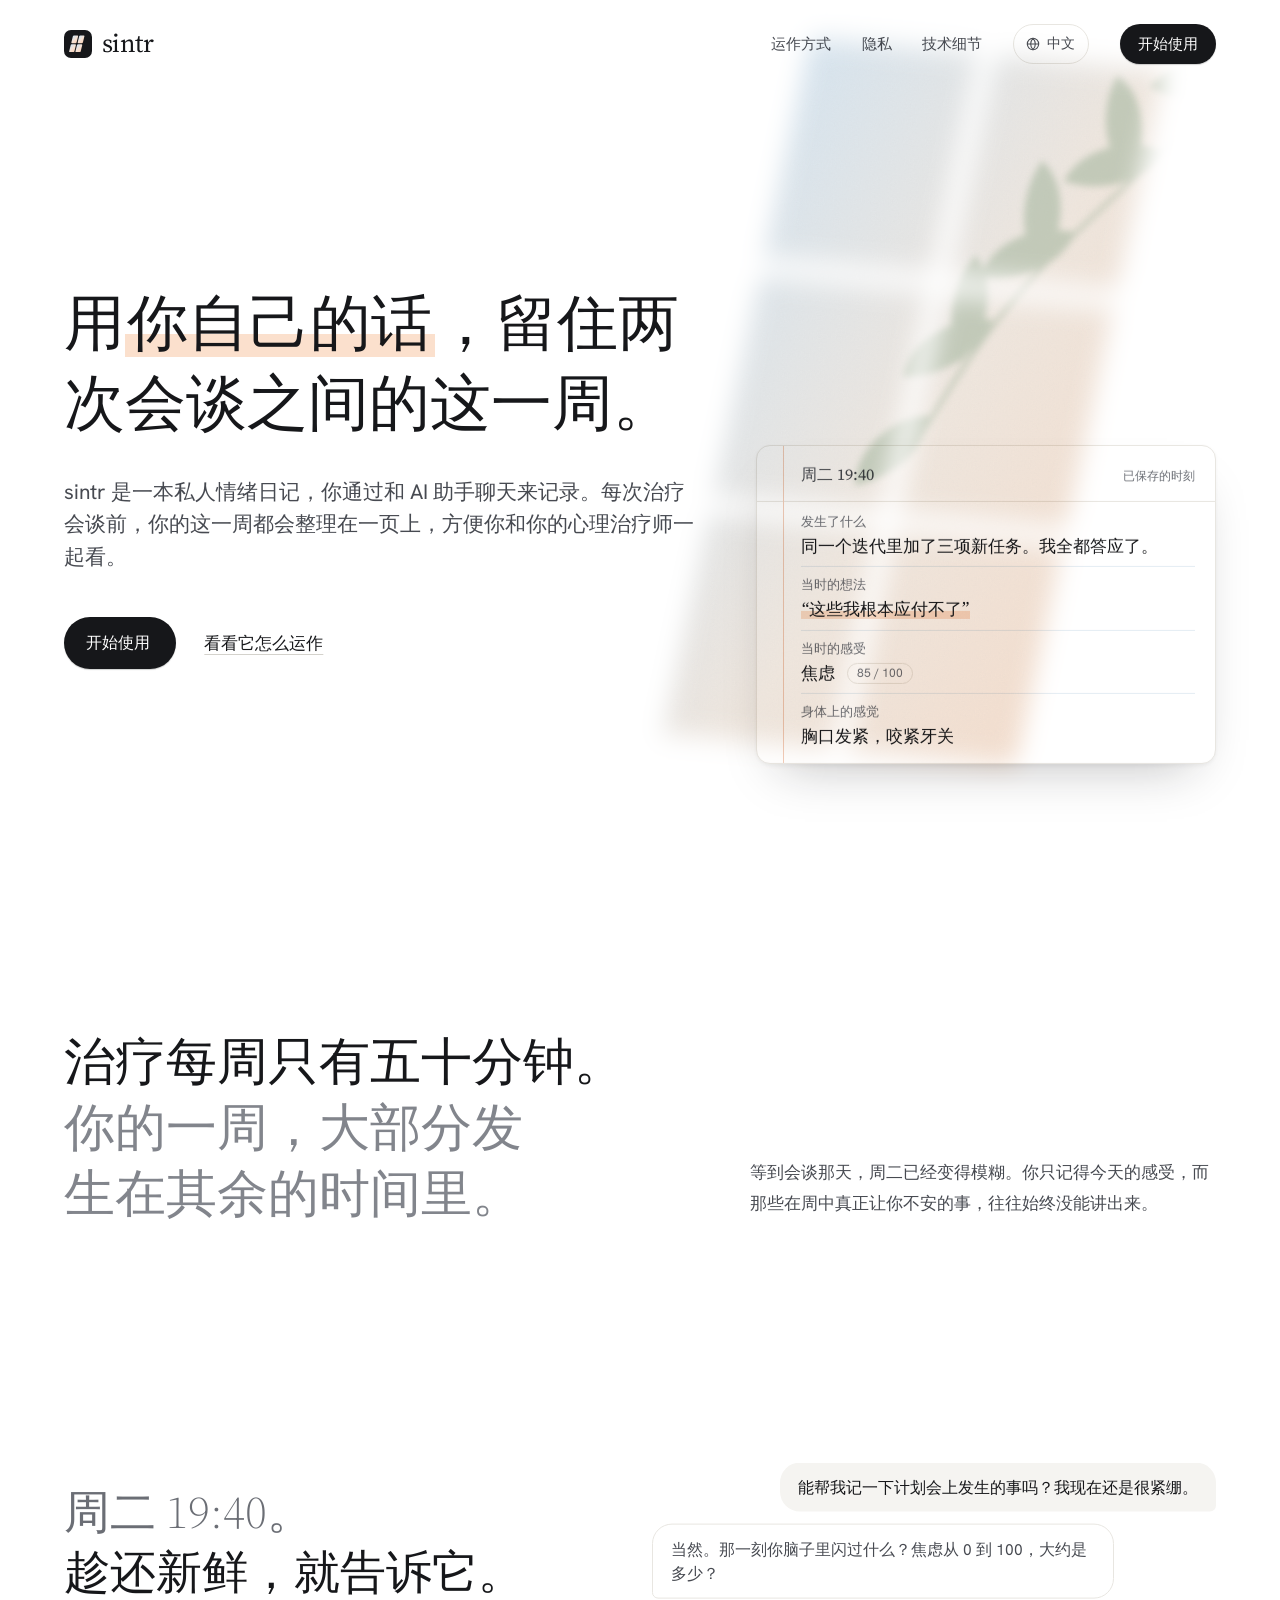
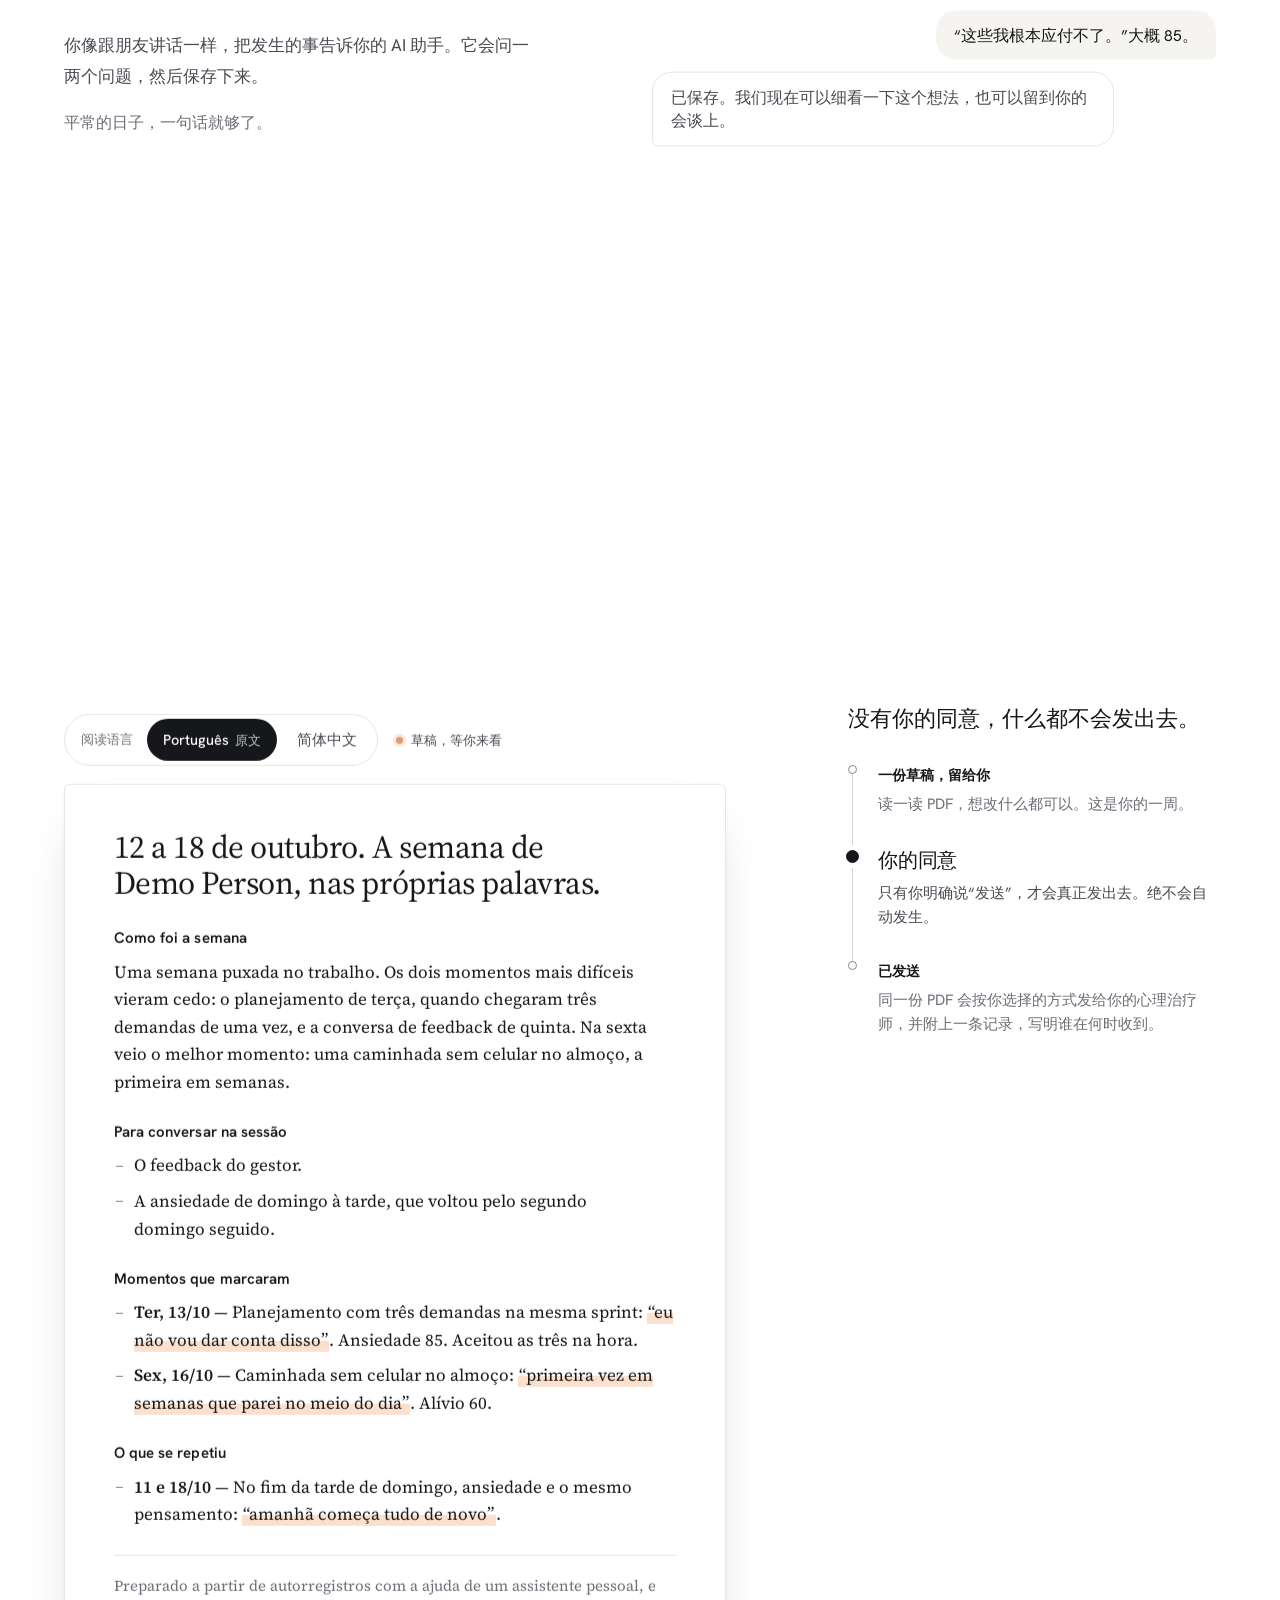
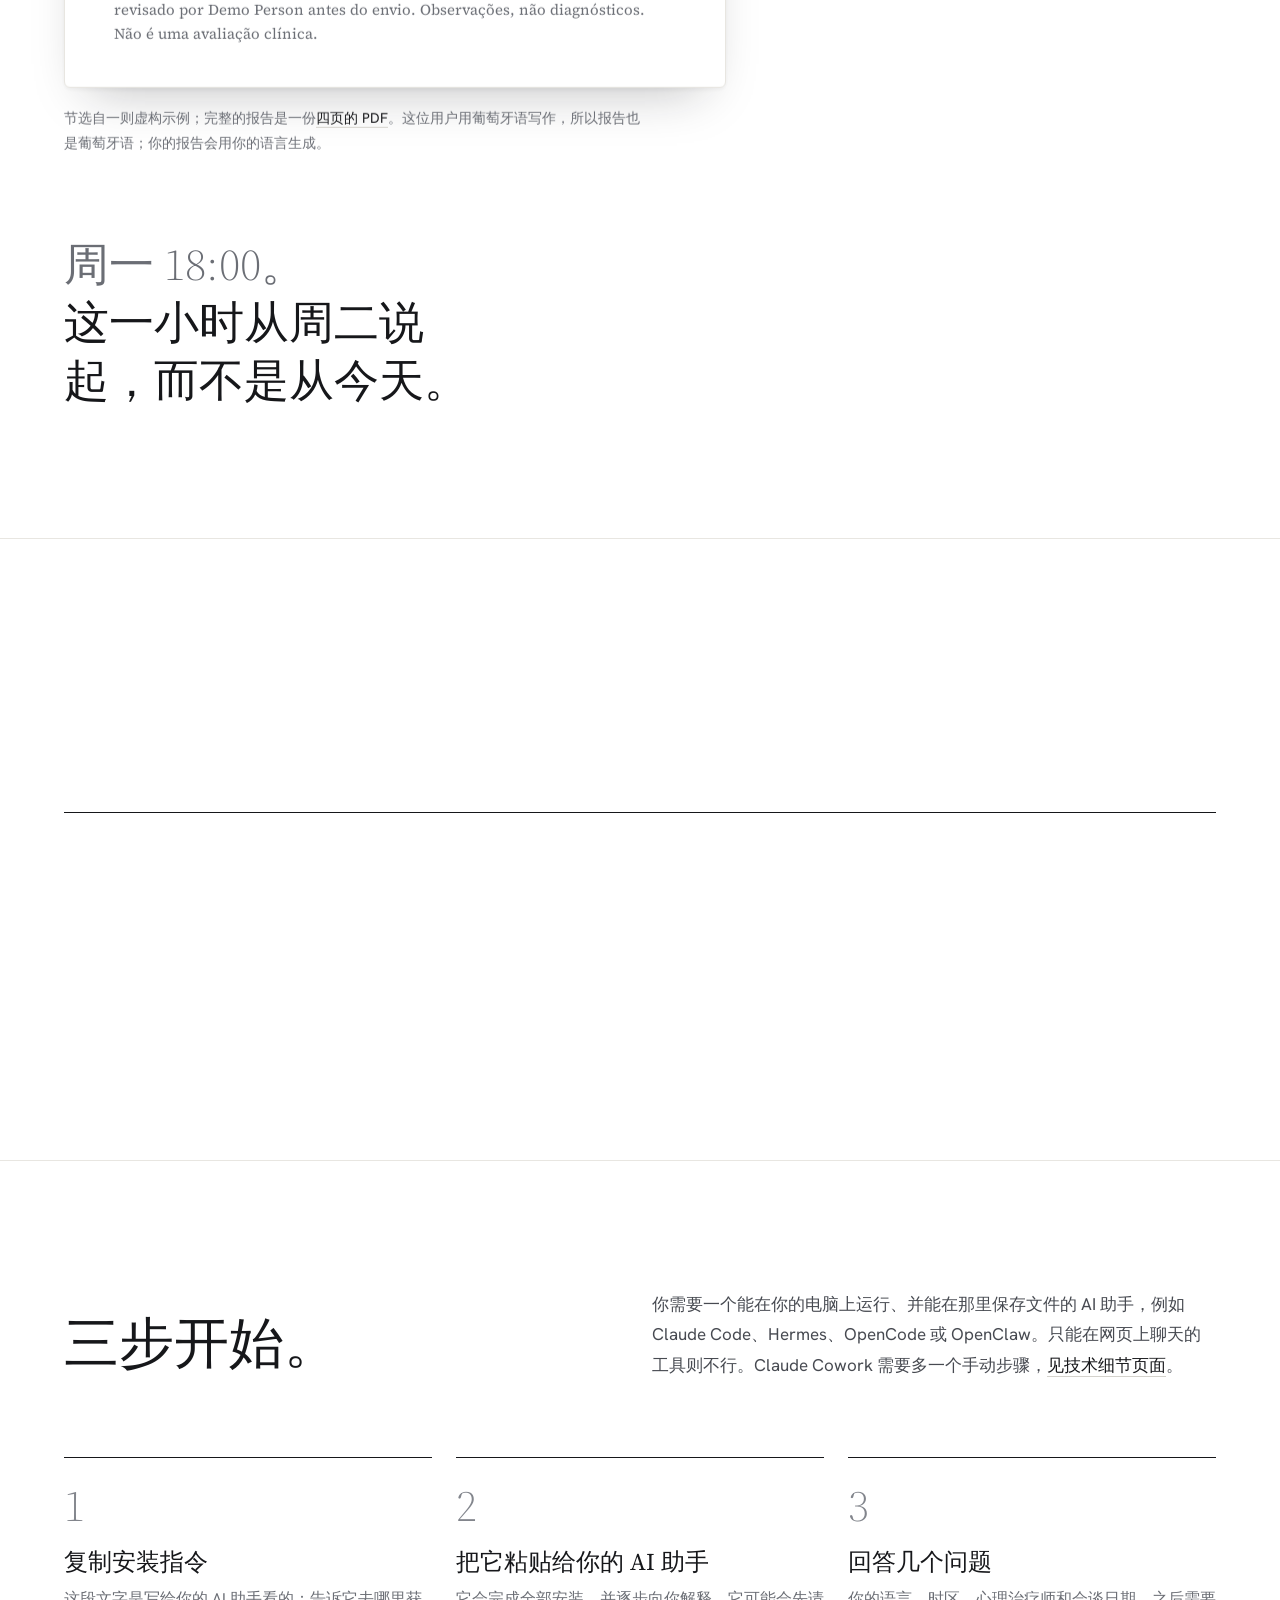
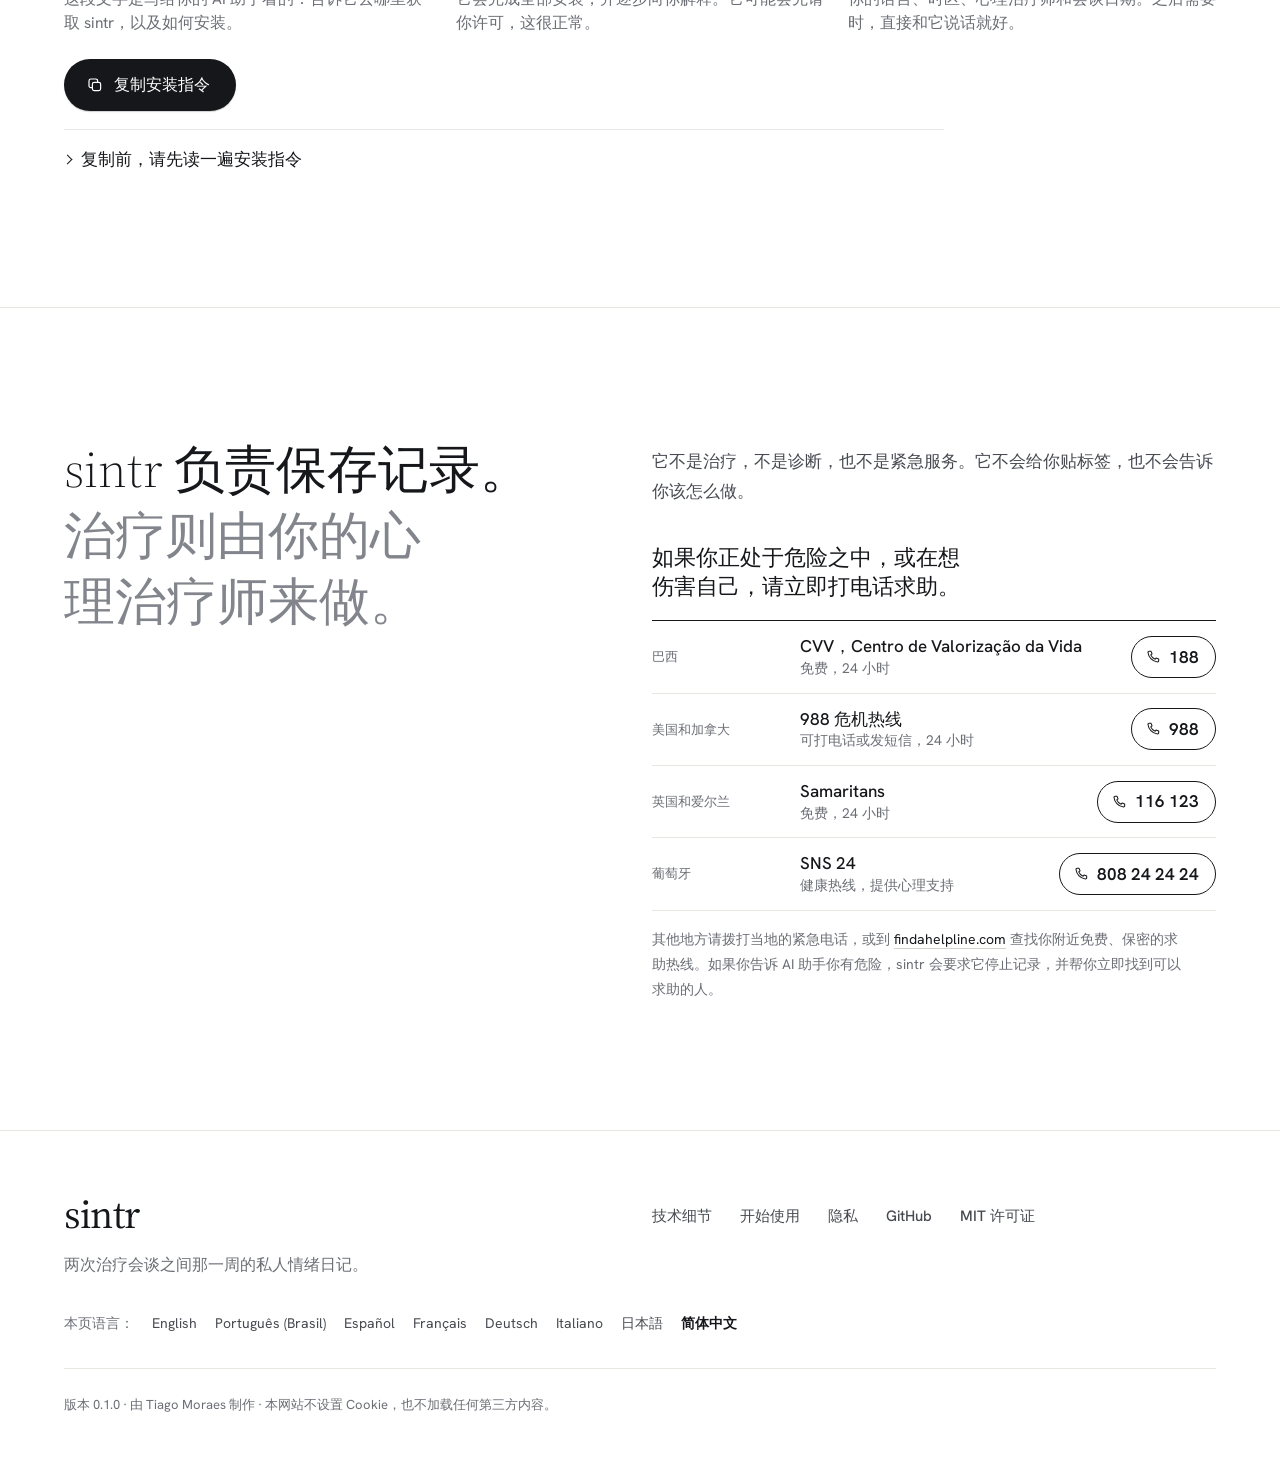
<file: site/zh/index.html>
<!doctype html>
<html lang="zh-Hans" data-time="morning">
<head>
  <meta charset="utf-8">
  <meta name="viewport" content="width=device-width, initial-scale=1">
  <title data-i18n="meta.title">sintr：两次治疗会谈之间那一周的私人情绪日记</title>
  <meta name="description" content="sintr 是一本私人情绪日记，你通过和 AI 助手聊天来记录。每次治疗会谈前，你的一周会整理在一页上，用你自己的话写成，只有你同意时才会分享给你的心理治疗师。它只保存在你自己的电脑上。" data-i18n-attr="content:meta.description">
  <meta name="theme-color" content="#ffffff">
  <meta name="color-scheme" content="light">
  <link rel="canonical" href="https://sintr.tiagomoraes.cloud/zh/">
  <meta property="og:type" content="website">
  <meta property="og:url" content="https://sintr.tiagomoraes.cloud/zh/">
  <meta property="og:title" content="sintr：两次会谈之间的那一周，用你自己的话记下来" data-i18n-attr="content:meta.og_title">
  <meta property="og:description" content="一本私人情绪日记，你通过和 AI 助手聊天来记录。每次会谈前，你的一周整理在一页上，只有你同意才会分享。" data-i18n-attr="content:meta.og_description">
  <meta property="og:image" content="https://sintr.tiagomoraes.cloud/og.png">
  <meta property="og:image:width" content="1200">
  <meta property="og:image:height" content="630">
  <meta name="twitter:card" content="summary_large_image">
  <link rel="icon" href="../favicon.svg" type="image/svg+xml">
  <link rel="preload" href="../fonts/source-serif-4-roman.woff2" as="font" type="font/woff2" crossorigin>
  <link rel="preload" href="../fonts/hanken-grotesk.woff2" as="font" type="font/woff2" crossorigin>
  <script>
    /* Motion is opt-in: content renders fully without JS, and only browsers that
       welcome motion and can observe scroll get the light and reveal behavior. */
    (function (d) {
      d.classList.add('js');
      try {
        if ('IntersectionObserver' in window && !matchMedia('(prefers-reduced-motion: reduce)').matches) {
          d.classList.add('motion');
        }
      } catch (e) {}
    })(document.documentElement);
  </script>
  <!-- i18n:head -->
  <link rel="alternate" hreflang="en" href="https://sintr.tiagomoraes.cloud/">
  <link rel="alternate" hreflang="pt-BR" href="https://sintr.tiagomoraes.cloud/pt-br/">
  <link rel="alternate" hreflang="es" href="https://sintr.tiagomoraes.cloud/es/">
  <link rel="alternate" hreflang="fr" href="https://sintr.tiagomoraes.cloud/fr/">
  <link rel="alternate" hreflang="de" href="https://sintr.tiagomoraes.cloud/de/">
  <link rel="alternate" hreflang="it" href="https://sintr.tiagomoraes.cloud/it/">
  <link rel="alternate" hreflang="ja" href="https://sintr.tiagomoraes.cloud/ja/">
  <link rel="alternate" hreflang="zh-Hans" href="https://sintr.tiagomoraes.cloud/zh/">
  <link rel="alternate" hreflang="x-default" href="https://sintr.tiagomoraes.cloud/">
  <meta property="og:locale" content="zh_CN">
  <meta property="og:locale:alternate" content="en_US">
  <meta property="og:locale:alternate" content="pt_BR">
  <meta property="og:locale:alternate" content="es_ES">
  <meta property="og:locale:alternate" content="fr_FR">
  <meta property="og:locale:alternate" content="de_DE">
  <meta property="og:locale:alternate" content="it_IT">
  <meta property="og:locale:alternate" content="ja_JP">
  <!-- /i18n:head -->
  <link rel="stylesheet" href="../styles.css?v=dev">
</head>
<body data-i18n-attr="data-copy-failed:ui.copy_failed" data-copy-failed="复制失败。请选中文字后手动复制。">
  <a class="skip" href="#main" data-i18n="nav.skip">跳到正文</a>

  <!-- Window light: the page's only color. Purely decorative. -->
  <div class="sun" aria-hidden="true">
    <svg class="sun__svg" viewBox="0 0 1000 1000" focusable="false">
      <defs>
        <linearGradient id="sun-grad" x1="0" y1="0" x2="1" y2="1">
          <stop offset=".18" class="sun__s1"/>
          <stop offset=".5" class="sun__s2"/>
          <stop offset=".82" class="sun__s3"/>
        </linearGradient>
        <filter id="sun-edge" x="-30%" y="-30%" width="160%" height="160%">
          <feGaussianBlur stdDeviation="11"/>
        </filter>
        <filter id="sun-leaf" x="-30%" y="-30%" width="160%" height="160%">
          <feGaussianBlur stdDeviation="3.4"/>
        </filter>
        <filter id="sun-grain" x="0" y="0" width="100%" height="100%">
          <feTurbulence type="fractalNoise" baseFrequency=".9" numOctaves="2" stitchTiles="stitch"/>
          <feColorMatrix values="0 0 0 0 .42  0 0 0 0 .42  0 0 0 0 .44  0 0 0 .11 0"/>
        </filter>
        <!-- a tall two-by-three window, projected obliquely onto the wall -->
        <mask id="sun-window" maskUnits="userSpaceOnUse" x="-500" y="-500" width="2000" height="2000">
          <g filter="url(#sun-edge)" fill="#fff" transform="translate(430 110) skewX(-15) skewY(8)">
            <rect x="0" y="0" width="150" height="188" rx="3"/>
            <rect x="166" y="0" width="150" height="188" rx="3"/>
            <rect x="0" y="204" width="150" height="188" rx="3"/>
            <rect x="166" y="204" width="150" height="188" rx="3"/>
            <rect x="0" y="408" width="150" height="188" rx="3"/>
            <rect x="166" y="408" width="150" height="188" rx="3"/>
          </g>
        </mask>
      </defs>
      <g mask="url(#sun-window)">
        <rect x="200" y="60" width="600" height="840" fill="url(#sun-grad)"/>
        <rect x="200" y="60" width="600" height="840" filter="url(#sun-grain)"/>
        <g class="sun__leaves" filter="url(#sun-leaf)">
          <g class="sun__branch sun__branch--a">
            <path class="sun__stem" d="M960 60 C 870 120, 800 170, 700 250 S 560 380, 500 470"/>
            <path d="M900 104c-26-30-68-34-92-16 25 27 62 34 92 16z"/>
            <path d="M866 128c9-39-10-76-39-87-7 36 9 71 39 87z"/>
            <path d="M816 164c-32-23-74-20-94 4 28 19 67 21 94-4z"/>
            <path d="M786 186c14-37 2-78-25-92-12 34-2 73 25 92z"/>
            <path d="M733 225c-35-16-76-5-90 21 32 12 71 5 90-21z"/>
            <path d="M701 250c19-34 16-76-7-94-18 30-16 69 7 94z"/>
            <path d="M651 291c-35-11-74 5-85 34 34 7 69-5 85-34z"/>
            <path d="M618 321c25-30 28-73 7-94-21 27-25 66-7 94z"/>
            <path d="M575 362c-37-5-73 16-80 46 34 2 67-16 80-46z"/>
            <path d="M545 398c27-27 35-67 18-92-23 23-32 62-18 92z"/>
            <path d="M515 442c-35 2-65 28-67 58 34-5 62-28 67-58z"/>
          </g>
          <g class="sun__branch sun__branch--b">
            <path class="sun__stem" d="M960 560 C 890 600, 830 650, 780 720 S 700 840, 690 920"/>
            <path d="M902 590c-21-32-62-43-89-30 20 30 57 43 89 30z"/>
            <path d="M865 615c16-35 7-76-18-92-12 34-5 71 18 92z"/>
            <path d="M821 657c-30-25-73-27-94-5 27 23 66 27 94 5z"/>
            <path d="M796 686c19-34 18-74-4-94-18 30-18 69 4 94z"/>
            <path d="M757 739c-34-18-74-9-90 16 32 14 71 9 90-16z"/>
            <path d="M732 776c25-28 30-69 11-92-21 25-27 64-11 92z"/>
          </g>
        </g>
      </g>
    </svg>
  </div>

  <header class="top">
    <div class="wrap top__inner">
      <a class="mark" href="#main" aria-label="sintr，回到页首" data-i18n-attr="aria-label:nav.home_label">
        <svg class="mark__glyph" viewBox="0 0 32 32" aria-hidden="true" focusable="false">
          <defs>
            <linearGradient id="mark-grad" x1="0" y1="0" x2="1" y2="1">
              <stop offset="0" stop-color="#cfe3f3"/>
              <stop offset=".55" stop-color="#f6e1d3"/>
              <stop offset="1" stop-color="#f7cfb5"/>
            </linearGradient>
          </defs>
          <rect width="32" height="32" rx="8" fill="#16171a"/>
          <g fill="url(#mark-grad)" transform="translate(10.4 6.2) skewX(-14)">
            <rect x="0" y="0" width="6" height="8.8" rx="1"/>
            <rect x="7.2" y="0" width="6" height="8.8" rx="1"/>
            <rect x="0" y="10.2" width="6" height="8.8" rx="1"/>
            <rect x="7.2" y="10.2" width="6" height="8.8" rx="1"/>
          </g>
        </svg>
        <span class="mark__word">sintr</span>
      </a>
      <nav class="top__nav" aria-label="主导航" data-i18n-attr="aria-label:nav.primary_label">
        <a class="top__link" href="#week" data-i18n="nav.how">运作方式</a>
        <a class="top__link" href="#privacy" data-i18n="nav.privacy">隐私</a>
        <a class="top__link" href="../tech/" data-i18n="nav.tech">技术细节</a>
        <!-- i18n:switcher -->
        <details class="langs">
          <summary class="langs__toggle" aria-label="语言: 简体中文"><svg class="ico" viewBox="0 0 24 24" aria-hidden="true" focusable="false"><circle cx="12" cy="12" r="8.5"/><path d="M3.5 12h17M12 3.5c2.3 2.3 3.5 5.2 3.5 8.5s-1.2 6.2-3.5 8.5M12 3.5C9.7 5.8 8.5 8.7 8.5 12s1.2 6.2 3.5 8.5"/></svg><span>中文</span></summary>
          <ul class="langs__menu" aria-label="语言">
            <li><a href="../?lang=en" hreflang="en" lang="en" data-lang="en">English</a></li>
            <li><a href="../pt-br/" hreflang="pt-BR" lang="pt-BR" data-lang="pt">Português (Brasil)</a></li>
            <li><a href="../es/" hreflang="es" lang="es" data-lang="es">Español</a></li>
            <li><a href="../fr/" hreflang="fr" lang="fr" data-lang="fr">Français</a></li>
            <li><a href="../de/" hreflang="de" lang="de" data-lang="de">Deutsch</a></li>
            <li><a href="../it/" hreflang="it" lang="it" data-lang="it">Italiano</a></li>
            <li><a href="../ja/" hreflang="ja" lang="ja" data-lang="ja">日本語</a></li>
            <li><a href="../zh/" hreflang="zh-Hans" lang="zh-Hans" data-lang="zh" aria-current="true">简体中文</a></li>
          </ul>
        </details>
        <!-- /i18n:switcher -->
        <a class="btn btn--ink btn--sm" href="#start" data-i18n="nav.start">开始使用</a>
      </nav>
    </div>
  </header>

  <main id="main">
    <!-- ───────────────────────── Hero ───────────────────────── -->
    <section class="hero" data-time="morning" aria-labelledby="hero-title">
      <div class="wrap hero__grid">
        <div class="hero__copy">
          <h1 id="hero-title" class="display" data-i18n="hero.title">用<span class="hl">你自己的话</span>，留住两次会谈之间的这一周。</h1>
          <p class="lede" data-i18n="hero.lede">sintr 是一本私人情绪日记，你通过和 AI 助手聊天来记录。每次治疗会谈前，你的这一周都会整理在一页上，方便你和你的心理治疗师一起看。</p>
          <div class="hero__actions">
            <a class="btn btn--ink" href="#start" data-i18n="hero.cta">开始使用</a>
            <a class="link" href="#week" data-i18n="hero.cta_more">看看它怎么运作</a>
          </div>
        </div>

        <div class="hero__art" data-depth="-0.06">
          <figure class="note note--hero" data-write aria-label="一个被记下的时刻：虚构示例" data-i18n-attr="aria-label:card.label">
            <figcaption class="note__head"><span class="note__when" data-i18n="card.when">周二 19:40</span><span class="note__tag" data-i18n="card.tag">已保存的时刻</span></figcaption>
            <dl class="note__rows">
              <div class="note__row ln"><dt data-i18n="card.happened_label">发生了什么</dt><dd data-i18n="card.happened">同一个迭代里加了三项新任务。我全都答应了。</dd></div>
              <div class="note__row ln"><dt data-i18n="card.mind_label">当时的想法</dt><dd data-i18n="card.mind"><q class="said">这些我根本应付不了</q></dd></div>
              <div class="note__row ln"><dt data-i18n="card.felt_label">当时的感受</dt><dd data-i18n="card.felt">焦虑 <span class="note__scale">85 / 100</span></dd></div>
              <div class="note__row ln"><dt data-i18n="card.body_label">身体上的感觉</dt><dd data-i18n="card.body">胸口发紧，咬紧牙关</dd></div>
            </dl>
          </figure>
        </div>
      </div>
    </section>

    <!-- ───────────────────────── Why ───────────────────────── -->
    <section class="idea idea--lean" data-time="noon" aria-labelledby="idea-title">
      <div class="wrap idea__grid">
        <h2 id="idea-title" class="statement" data-reveal>
          <span class="statement__a" data-i18n="why.a">治疗每周只有五十分钟。</span>
          <span class="statement__b" data-i18n="why.b">你的一周，大部分发生在其余的时间里。</span>
        </h2>
        <p class="prose idea__why" data-reveal data-i18n="why.body">等到会谈那天，周二已经变得模糊。你只记得今天的感受，而那些在周中真正让你不安的事，往往始终没能讲出来。</p>
      </div>
    </section>

    <!-- ───────────────────────── How it feels ───────────────────────── -->
    <div id="week" class="week">
      <!-- Tuesday -->
      <section class="day day--capture" data-time="dusk" aria-labelledby="capture-title">
        <div class="wrap day__grid">
          <div class="day__copy">
            <h3 id="capture-title" class="h-day" data-reveal data-i18n="capture.title"><span class="when">周二 19:40。</span> 趁还新鲜，就告诉它。</h3>
            <p class="prose" data-reveal data-i18n="capture.body">你像跟朋友讲话一样，把发生的事告诉你的 AI 助手。它会问一两个问题，然后保存下来。</p>
            <p class="prose prose--quiet" data-reveal data-i18n="capture.quiet">平常的日子，一句话就够了。</p>
          </div>

          <div class="day__art" data-depth="-0.05">
            <div class="chat" aria-label="与 AI 助手的示例对话" data-i18n-attr="aria-label:capture.chat_label">
              <p class="chat__msg chat__msg--you" data-reveal data-i18n="capture.msg1">能帮我记一下计划会上发生的事吗？我现在还是很紧绷。</p>
              <p class="chat__msg chat__msg--agent" data-reveal data-i18n="capture.msg2">当然。那一刻你脑子里闪过什么？焦虑从 0 到 100，大约是多少？</p>
              <p class="chat__msg chat__msg--you" data-reveal data-i18n="capture.msg3">“这些我根本应付不了。”大概 85。</p>
              <p class="chat__msg chat__msg--agent" data-reveal data-i18n="capture.msg4">已保存。我们现在可以细看一下这个想法，也可以留到你的会谈上。</p>
              <p class="chat__when" data-reveal data-i18n="capture.thursday">周四 08:50</p>
              <p class="chat__msg chat__msg--you" data-reveal data-i18n="capture.msg5">心情 2 / 5，睡了 5.5 小时。</p>
              <p class="chat__msg chat__msg--agent" data-reveal data-i18n="capture.msg6">已记入周四。</p>
            </div>
          </div>
        </div>
      </section>

      <!-- Monday, an hour before the session -->
      <section class="day day--report" data-time="golden" aria-labelledby="report-title">
        <div class="wrap">
          <div class="report__head">
            <h3 id="report-title" class="h-day h-day--wide" data-reveal data-i18n="report.title"><span class="when">周一 17:00。</span> 这一周慢慢拼在一起。</h3>
            <p class="prose" data-reveal data-i18n="report.body">在会谈前一小时，你的助手会把它整理成一份简短的 PDF：这一周过得怎样、你想聊什么、一张心情和睡眠的图表，以及那些印象深刻的时刻，都用你自己的话。规律只作为观察记下，从不作为诊断。</p>
          </div>

          <div class="report__grid">
            <div class="report__doc" data-depth="-0.03">
              <!-- i18n:report-toggle -->
              <input class="sr-only" type="radio" name="report-lang" id="rl-pt" checked>
              <input class="sr-only" type="radio" name="report-lang" id="rl-en">
              <div class="seg" role="presentation">
                <span class="seg__label" data-i18n="report.read_in">阅读语言</span>
                <label class="seg__opt seg__opt--pt" for="rl-pt">Português <span class="seg__hint" data-i18n="report.original">原文</span></label>
                <label class="seg__opt seg__opt--en" for="rl-en" data-i18n-local="name">简体中文</label>
              </div>
              <!-- /i18n:report-toggle -->
              <p class="paper__status" data-i18n="report.status"><span class="paper__dot" aria-hidden="true"></span> 草稿，等你来看</p>

              <article class="paper paper--pt" lang="pt-BR" aria-label="周报示例，葡萄牙语原文，节选" data-i18n-attr="aria-label:report.original_label">
                <h4 class="paper__title">12 a 18 de outubro. A semana de Demo Person, nas próprias palavras.</h4>
                <h5>Como foi a semana</h5>
                <p>Uma semana puxada no trabalho. Os dois momentos mais difíceis vieram cedo: o planejamento de terça, quando chegaram três demandas de uma vez, e a conversa de feedback de quinta. Na sexta veio o melhor momento: uma caminhada sem celular no almoço, a primeira em semanas.</p>
                <h5>Para conversar na sessão</h5>
                <ul>
                  <li>O feedback do gestor.</li>
                  <li>A ansiedade de domingo à tarde, que voltou pelo segundo domingo seguido.</li>
                </ul>
                <h5>Momentos que marcaram</h5>
                <ul>
                  <li><b>Ter, 13/10</b> — Planejamento com três demandas na mesma sprint: <mark>“eu não vou dar conta disso”</mark>. Ansiedade 85. Aceitou as três na hora.</li>
                  <li><b>Sex, 16/10</b> — Caminhada sem celular no almoço: <mark>“primeira vez em semanas que parei no meio do dia”</mark>. Alívio 60.</li>
                </ul>
                <h5>O que se repetiu</h5>
                <ul>
                  <li><b>11 e 18/10</b> — No fim da tarde de domingo, ansiedade e o mesmo pensamento: <mark>“amanhã começa tudo de novo”</mark>.</li>
                </ul>
                <p class="paper__foot">Preparado a partir de autorregistros com a ajuda de um assistente pessoal, e revisado por Demo Person antes do envio. Observações, não diagnósticos. Não é uma avaliação clínica.</p>
              </article>

              <!-- i18n:report-local -->
              <article class="paper paper--en" lang="zh-Hans" aria-label="周报示例，中文译文，节选" data-i18n-attr="aria-label:report.local_label" data-i18n-local="lang">
                <h4 class="paper__title" data-i18n="report.doc_title">10 月 12 日至 18 日。Demo Person 的一周，用自己的话。</h4>
                <h5 data-i18n="report.doc_week_h">这一周过得怎样</h5>
                <p data-i18n="report.doc_week">工作很累的一周。最难的两个时刻来得很早：周二的计划会上一下子来了三项新任务，还有周四的反馈谈话。周五迎来了最好的时刻：午休时不带手机去散步，几周来的第一次。</p>
                <h5 data-i18n="report.doc_session_h">想在会谈中聊的</h5>
                <ul>
                  <li data-i18n="report.doc_session1">主管的反馈。</li>
                  <li data-i18n="report.doc_session2">周日下午的焦虑，连续第二个周日又出现了。</li>
                </ul>
                <h5 data-i18n="report.doc_moments_h">印象深刻的时刻</h5>
                <ul>
                  <li data-i18n="report.doc_moment1"><b>10 月 13 日（周二）</b> — 计划会，同一个迭代里来了三项新任务：<mark>“这些我根本应付不了”</mark>。焦虑 85。当场全部答应下来。</li>
                  <li data-i18n="report.doc_moment2"><b>10 月 16 日（周五）</b> — 午休时不带手机去散步：<mark>“几周来第一次在白天停下来”</mark>。轻松 60。</li>
                </ul>
                <h5 data-i18n="report.doc_patterns_h">反复出现的</h5>
                <ul>
                  <li data-i18n="report.doc_pattern1"><b>10 月 11 日和 18 日</b> — 周日傍晚，焦虑，还有同一个念头：<mark>“明天一切又要重新开始”</mark>。</li>
                </ul>
                <p class="paper__foot" data-i18n="report.doc_foot">根据本人的自我记录，在个人助手的帮助下整理，发送前由 Demo Person 审阅。是观察，不是诊断。不是临床评估。</p>
              </article>
              <!-- /i18n:report-local -->
              <p class="report__src" data-i18n="report.source">节选自一则虚构示例；完整的报告是一份<a class="link" href="https://github.com/tiagomoraes/sintr/blob/main/docs/example-report.pdf">四页的 PDF</a>。这位用户用葡萄牙语写作，所以报告也是葡萄牙语；你的报告会用你的语言生成。</p>
            </div>

            <aside class="report__flow" aria-labelledby="lifecycle-title">
              <h4 id="lifecycle-title" class="h-small" data-reveal data-i18n="report.lifecycle">没有你的同意，什么都不会发出去。</h4>
              <ol class="stations">
                <li class="stations__item" data-reveal>
                  <span class="stations__state" data-i18n="report.step1">一份草稿，留给你</span>
                  <p data-i18n="report.step1_text">读一读 PDF，想改什么都可以。这是你的一周。</p>
                </li>
                <li class="stations__item stations__item--gate" data-reveal>
                  <span class="stations__state" data-i18n="report.step2">你的同意</span>
                  <p data-i18n="report.step2_text">只有你明确说“发送”，才会真正发出去。绝不会自动发生。</p>
                </li>
                <li class="stations__item" data-reveal>
                  <span class="stations__state" data-i18n="report.step3">已发送</span>
                  <p data-i18n="report.step3_text">同一份 PDF 会按你选择的方式发给你的心理治疗师，并附上一条记录，写明谁在何时收到。</p>
                </li>
              </ol>
            </aside>
          </div>

          <p class="payoff" data-reveal data-i18n="report.payoff"><span class="when">周一 18:00。</span> 这一小时从周二说起，而不是从今天。</p>
        </div>
      </section>
    </div>

    <!-- ───────────────────────── Privacy ───────────────────────── -->
    <section id="privacy" class="privacy privacy--lean" data-time="night" aria-labelledby="privacy-title">
      <div class="wrap">
        <h2 id="privacy-title" class="h-section h-section--xl" data-reveal data-i18n="privacy.title">你的想法，只属于你。</h2>
        <dl class="promises promises--three">
          <div class="promises__row" data-reveal><dt data-i18n="privacy.p1">在你的电脑上</dt><dd data-i18n="privacy.p1_text">就是一个文件夹，像抽屉里的一本笔记本。没有应用，没有账号，也没有云端。</dd></div>
          <div class="promises__row" data-reveal><dt data-i18n="privacy.p2">只对你开放</dt><dd data-i18n="privacy.p2_text">同一台电脑上的其他人，打不开它。</dd></div>
          <div class="promises__row" data-reveal><dt data-i18n="privacy.p3">绝不外传</dt><dd data-i18n="privacy.p3_text">内容不会被复制到聊天或其他服务中。删除，就是真的删除。</dd></div>
        </dl>
        <p class="privacy__note" data-reveal data-i18n="privacy.note">需要知道一点：你使用的 AI 助手，通常会把你输入的内容发送给背后的公司。请选择你放心的那一个。<a class="link" href="../tech/#privacy">详细说明</a></p>
      </div>
    </section>

    <!-- ───────────────────────── Get started ───────────────────────── -->
    <section id="start" class="start" data-time="late" aria-labelledby="start-title">
      <div class="wrap">
        <div class="start__head">
          <h2 id="start-title" class="h-section" data-reveal data-i18n="start.title">三步开始。</h2>
          <p class="prose start__intro" data-reveal data-i18n="start.intro">你需要一个能在你的电脑上运行、并能在那里保存文件的 AI 助手，例如 Claude Code、Hermes、OpenCode 或 OpenClaw。只能在网页上聊天的工具则不行。Claude Cowork 需要多一个手动步骤，<a class="link" href="../tech/#install-generic">见技术细节页面</a>。</p>
        </div>

        <ol class="steps">
          <li class="step" data-reveal>
            <h3 class="step__title" data-i18n="start.step1">复制安装指令</h3>
            <p class="step__text" data-i18n="start.step1_text">这段文字是写给你的 AI 助手看的：告诉它去哪里获取 sintr，以及如何安装。</p>
            <div class="step__art">
              <a class="btn btn--ink" href="#setup-message" data-copy="#setup-text" data-copied="已复制。现在粘贴吧。" data-i18n-attr="data-copied:start.copied">
                <svg class="ico" viewBox="0 0 24 24" aria-hidden="true" focusable="false"><rect x="8.5" y="8.5" width="11" height="11" rx="2.5"/><path d="M15.5 8.5v-2A2.5 2.5 0 0 0 13 4H6.5A2.5 2.5 0 0 0 4 6.5V13a2.5 2.5 0 0 0 2.5 2.5h2"/></svg>
                <span data-label data-i18n="start.copy">复制安装指令</span>
              </a>
            </div>
          </li>
          <li class="step" data-reveal>
            <h3 class="step__title" data-i18n="start.step2">把它粘贴给你的 AI 助手</h3>
            <p class="step__text" data-i18n="start.step2_text">它会完成全部安装，并逐步向你解释。它可能会先请你许可，这很正常。</p>
          </li>
          <li class="step" data-reveal>
            <h3 class="step__title" data-i18n="start.step3">回答几个问题</h3>
            <p class="step__text" data-i18n="start.step3_text">你的语言、时区、心理治疗师和会谈日期。之后需要时，直接和它说话就好。</p>
          </li>
        </ol>

        <details id="setup-message" class="setup ask__details" data-reveal>
          <summary data-i18n="start.summary">复制前，请先读一遍安装指令</summary>
          <div class="setup__body">
            <blockquote id="setup-text" class="ask__text" data-i18n="start.message">请帮我安装 sintr。它是一本用于治疗的私人日记，由你替我以文件形式保存在这台电脑上。请克隆 https://github.com/tiagomoraes/sintr.git，阅读 docs/INSTALL.md，然后运行与我相符的安装程序（./installers/install.sh，搭配 hermes、claude-code 或 generic 其中之一），并把 ~/sintr 作为我的日记文件夹。每一步操作前，都先用简单的话向我解释。然后打开 ~/sintr/config.md，和我一起填写：一次只问一个问题，依次询问我的语言、时区和治疗相关的信息；我没有提供的内容就留空。保持 require_approval: true，未经我同意，绝不把任何内容发给任何人。</blockquote>
            <p class="ask__foot" data-i18n="start.message_foot">它只使用 sintr 项目中公开发布的内容。</p>
          </div>
        </details>
      </div>
    </section>

    <!-- ───────────────────────── Honesty ───────────────────────── -->
    <section class="honest" data-time="dawn" aria-labelledby="honest-title">
      <div class="wrap honest__grid">
        <h2 id="honest-title" class="statement statement--close" data-reveal>
          <span class="statement__a" data-i18n="honest.a">sintr 负责保存记录。</span>
          <span class="statement__b" data-i18n="honest.b">治疗则由你的心理治疗师来做。</span>
        </h2>
        <div class="honest__body">
          <p class="prose" data-reveal data-i18n="honest.body">它不是治疗，不是诊断，也不是紧急服务。它不会给你贴标签，也不会告诉你该怎么做。</p>
          <div class="lines" data-reveal>
            <p class="lines__title" id="lines-title" data-i18n="lines.title">如果你正处于危险之中，或在想伤害自己，请立即打电话求助。</p>
            <ul class="lines__list" aria-labelledby="lines-title">
              <li class="line">
                <span class="line__where" data-i18n="lines.l1_where">巴西</span>
                <span class="line__who" data-i18n="lines.l1_who">CVV，Centro de Valorização da Vida<span class="line__how">免费，24 小时</span></span>
                <a class="line__call" href="tel:188" aria-label="拨打 CVV，188" data-i18n-attr="aria-label:lines.l1_call"><svg class="ico" viewBox="0 0 24 24" aria-hidden="true" focusable="false"><path d="M6.2 3.5h2.9l1.5 3.9-2 1.4a12 12 0 0 0 6.6 6.6l1.4-2 3.9 1.5v2.9a1.7 1.7 0 0 1-1.8 1.7A16 16 0 0 1 4.5 5.3a1.7 1.7 0 0 1 1.7-1.8z"/></svg><span>188</span></a>
              </li>
              <li class="line">
                <span class="line__where" data-i18n="lines.l2_where">美国和加拿大</span>
                <span class="line__who" data-i18n="lines.l2_who">988 危机热线<span class="line__how">可打电话或发短信，24 小时</span></span>
                <a class="line__call" href="tel:988" aria-label="拨打 988 危机热线，988" data-i18n-attr="aria-label:lines.l2_call"><svg class="ico" viewBox="0 0 24 24" aria-hidden="true" focusable="false"><path d="M6.2 3.5h2.9l1.5 3.9-2 1.4a12 12 0 0 0 6.6 6.6l1.4-2 3.9 1.5v2.9a1.7 1.7 0 0 1-1.8 1.7A16 16 0 0 1 4.5 5.3a1.7 1.7 0 0 1 1.7-1.8z"/></svg><span>988</span></a>
              </li>
              <li class="line">
                <span class="line__where" data-i18n="lines.l3_where">英国和爱尔兰</span>
                <span class="line__who" data-i18n="lines.l3_who">Samaritans<span class="line__how">免费，24 小时</span></span>
                <a class="line__call" href="tel:116123" aria-label="拨打 Samaritans，116 123" data-i18n-attr="aria-label:lines.l3_call"><svg class="ico" viewBox="0 0 24 24" aria-hidden="true" focusable="false"><path d="M6.2 3.5h2.9l1.5 3.9-2 1.4a12 12 0 0 0 6.6 6.6l1.4-2 3.9 1.5v2.9a1.7 1.7 0 0 1-1.8 1.7A16 16 0 0 1 4.5 5.3a1.7 1.7 0 0 1 1.7-1.8z"/></svg><span>116 123</span></a>
              </li>
              <li class="line">
                <span class="line__where" data-i18n="lines.l4_where">葡萄牙</span>
                <span class="line__who" data-i18n="lines.l4_who">SNS 24<span class="line__how">健康热线，提供心理支持</span></span>
                <a class="line__call" href="tel:808242424" aria-label="拨打 SNS 24，808 24 24 24" data-i18n-attr="aria-label:lines.l4_call"><svg class="ico" viewBox="0 0 24 24" aria-hidden="true" focusable="false"><path d="M6.2 3.5h2.9l1.5 3.9-2 1.4a12 12 0 0 0 6.6 6.6l1.4-2 3.9 1.5v2.9a1.7 1.7 0 0 1-1.8 1.7A16 16 0 0 1 4.5 5.3a1.7 1.7 0 0 1 1.7-1.8z"/></svg><span>808 24 24 24</span></a>
              </li>
            </ul>
            <p class="lines__note" data-i18n="lines.note">其他地方请拨打当地的紧急电话，或到 <a class="link" href="https://findahelpline.com">findahelpline.com</a> 查找你附近免费、保密的求助热线。如果你告诉 AI 助手你有危险，sintr 会要求它停止记录，并帮你立即找到可以求助的人。</p>
          </div>
        </div>
      </div>
    </section>
  </main>

  <footer class="foot" data-time="dawn">
    <div class="wrap foot__grid">
      <div class="foot__brand">
        <p class="mark mark--foot"><span class="mark__word">sintr</span></p>
        <p class="foot__line" data-i18n="foot.line">两次治疗会谈之间那一周的私人情绪日记。</p>
      </div>
      <nav class="foot__links" aria-label="更多" data-i18n-attr="aria-label:foot.nav_label">
        <a href="../tech/" data-i18n="foot.tech">技术细节</a>
        <a href="#start" data-i18n="foot.start">开始使用</a>
        <a href="#privacy" data-i18n="foot.privacy">隐私</a>
        <a href="https://github.com/tiagomoraes/sintr">GitHub</a>
        <a href="https://github.com/tiagomoraes/sintr/blob/main/LICENSE" data-i18n="foot.license">MIT 许可证</a>
      </nav>
      <!-- i18n:footer-langs -->
      <nav class="foot__langs" aria-label="语言"><span>本页语言：</span> <a href="../?lang=en" hreflang="en" lang="en" data-lang="en">English</a> <a href="../pt-br/" hreflang="pt-BR" lang="pt-BR" data-lang="pt">Português (Brasil)</a> <a href="../es/" hreflang="es" lang="es" data-lang="es">Español</a> <a href="../fr/" hreflang="fr" lang="fr" data-lang="fr">Français</a> <a href="../de/" hreflang="de" lang="de" data-lang="de">Deutsch</a> <a href="../it/" hreflang="it" lang="it" data-lang="it">Italiano</a> <a href="../ja/" hreflang="ja" lang="ja" data-lang="ja">日本語</a> <a href="../zh/" hreflang="zh-Hans" lang="zh-Hans" data-lang="zh" aria-current="true">简体中文</a></nav>
      <!-- /i18n:footer-langs -->
      <p class="foot__fine" data-i18n="foot.fine">版本 0.1.0 · 由 Tiago Moraes 制作 · 本网站不设置 Cookie，也不加载任何第三方内容。</p>
    </div>
  </footer>

  <p class="toast" role="status" aria-live="polite"></p>
  <script src="../main.js?v=dev" defer></script>
</body>
</html>
</file>
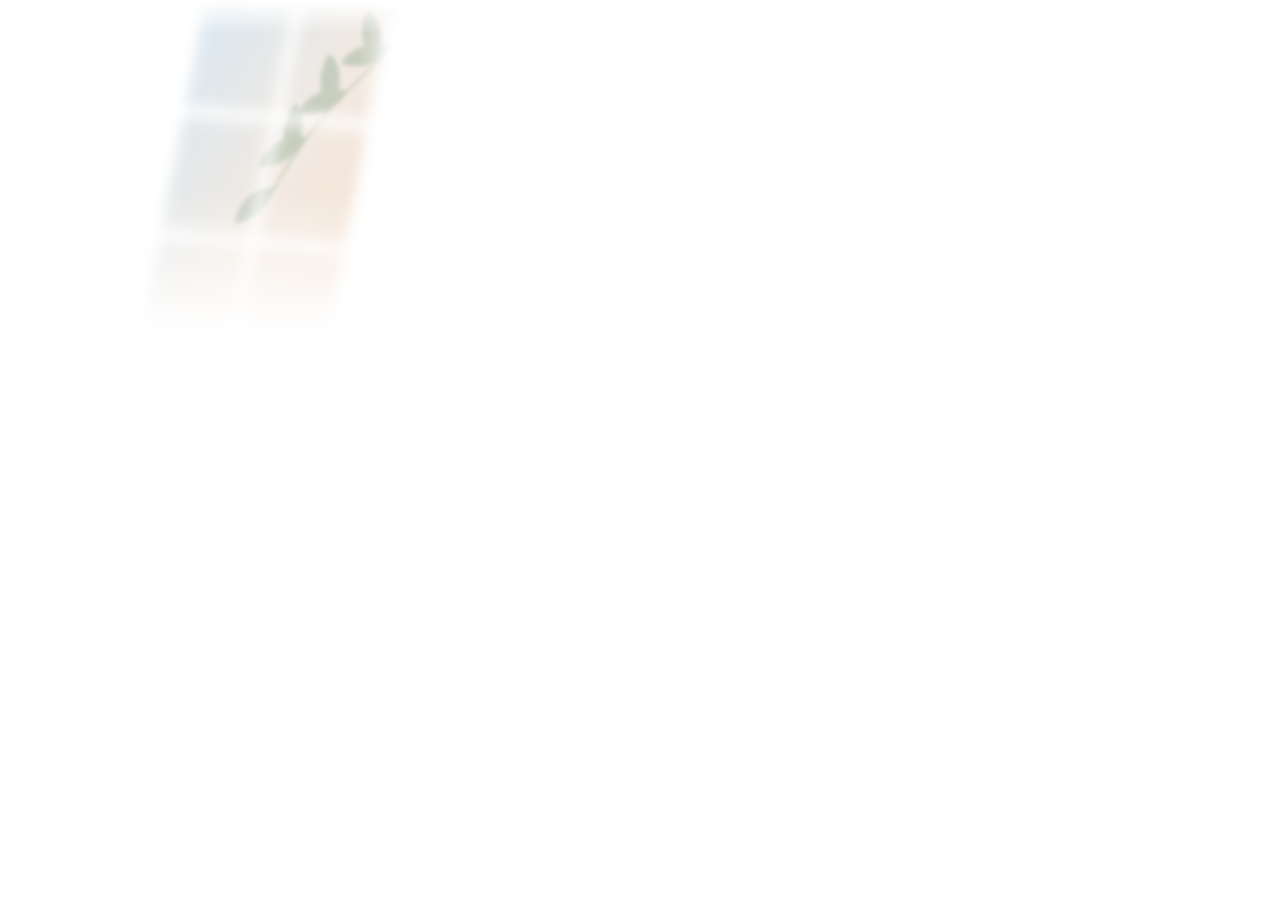
<file: scripts/report_assets/light-source.html>
<!doctype html>
<!-- Source of light.jpg, the window light in the header of the report's first
     page. The site's window (site/index.html) at its morning colors, projected
     obliquely with sage leaf shadows, fading into the paper.

     It is rendered once to an opaque image (scripts/render_light.py, `make
     report-light`) instead of being drawn in the PDF: blur, soft masks and
     blend modes are read differently by each PDF viewer (macOS Preview cut the
     panes and left a grey band), while a flat image looks the same everywhere.
     The box is the light's place on the page: 110mm x 97mm in the top right
     corner of the first page's text area (Chrome clips print content at the
     page margins, so the light fades out on all four sides instead of bleeding
     off the paper). -->
<html>
<head>
<meta charset="utf-8">
<style>
  html, body { margin: 0; background: #fff; }
  .box { position: relative; width: 416px; height: 368px; overflow: hidden; background: #fff; }
  svg { position: absolute; top: -78px; right: -150px; width: 600px; height: 600px; transform: rotate(-4deg); opacity: .92; }
  /* soft on every side: the light fades into the paper before the reading starts */
  .fade {
    position: absolute; inset: 0;
    background:
      linear-gradient(to bottom, #fff 0, rgba(255,255,255,0) 9%, rgba(255,255,255,0) 52%, #fff 90%),
      linear-gradient(to right, #fff 0, rgba(255,255,255,0) 18%, rgba(255,255,255,0) 86%, #fff 100%);
  }
</style>
</head>
<body>
<div class="box">
<svg viewBox="0 0 1000 1000" aria-hidden="true">
<defs>
<linearGradient id="light-grad" x1="0" y1="0" x2="1" y2="1">
<stop offset=".18" stop-color="#d4e6f4"/><stop offset=".5" stop-color="#f1e8df"/><stop offset=".82" stop-color="#f8dcc8"/>
</linearGradient>
<filter id="light-edge" x="-30%" y="-30%" width="160%" height="160%"><feGaussianBlur stdDeviation="11"/></filter>
<filter id="light-leaf" x="-30%" y="-30%" width="160%" height="160%"><feGaussianBlur stdDeviation="3.4"/></filter>
<mask id="light-window" maskUnits="userSpaceOnUse" x="-500" y="-500" width="2000" height="2000">
<g filter="url(#light-edge)" fill="#fff" transform="translate(430 110) skewX(-15) skewY(8)">
<rect x="0" y="0" width="150" height="188" rx="3"/><rect x="166" y="0" width="150" height="188" rx="3"/>
<rect x="0" y="204" width="150" height="188" rx="3"/><rect x="166" y="204" width="150" height="188" rx="3"/>
<rect x="0" y="408" width="150" height="188" rx="3"/><rect x="166" y="408" width="150" height="188" rx="3"/>
</g>
</mask>
</defs>
<g mask="url(#light-window)">
<rect x="200" y="60" width="600" height="840" fill="url(#light-grad)"/>
<g filter="url(#light-leaf)" fill="#a9b9a3" opacity=".62">
<path fill="none" stroke="#a9b9a3" stroke-width="3.5" stroke-linecap="round" d="M960 60 C 870 120, 800 170, 700 250 S 560 380, 500 470"/>
<path d="M900 104c-26-30-68-34-92-16 25 27 62 34 92 16z"/><path d="M866 128c9-39-10-76-39-87-7 36 9 71 39 87z"/>
<path d="M816 164c-32-23-74-20-94 4 28 19 67 21 94-4z"/><path d="M786 186c14-37 2-78-25-92-12 34-2 73 25 92z"/>
<path d="M733 225c-35-16-76-5-90 21 32 12 71 5 90-21z"/><path d="M701 250c19-34 16-76-7-94-18 30-16 69 7 94z"/>
<path d="M651 291c-35-11-74 5-85 34 34 7 69-5 85-34z"/><path d="M618 321c25-30 28-73 7-94-21 27-25 66-7 94z"/>
<path d="M575 362c-37-5-73 16-80 46 34 2 67-16 80-46z"/><path d="M545 398c27-27 35-67 18-92-23 23-32 62-18 92z"/>
<path d="M515 442c-35 2-65 28-67 58 34-5 62-28 67-58z"/>
</g>
</g>
</svg>
<div class="fade"></div>
</div>
</body>
</html>
</file>
<file: site/styles.css>
/* sintr — site styles.
   The world: a white consulting-room wall. Window light is the only color;
   type, hairlines and black controls do everything else. */

/* ───────────── Fonts (self-hosted, SIL OFL 1.1 — see fonts/OFL.txt) ───────────── */
@font-face {
  font-family: "Source Serif 4";
  src: url("fonts/source-serif-4-roman.woff2") format("woff2");
  font-weight: 200 600;
  font-style: normal;
  font-display: swap;
}
@font-face {
  font-family: "Source Serif 4";
  src: url("fonts/source-serif-4-italic.woff2") format("woff2");
  font-weight: 200 600;
  font-style: italic;
  font-display: swap;
}
@font-face {
  font-family: "Hanken Grotesk";
  src: url("fonts/hanken-grotesk.woff2") format("woff2");
  font-weight: 300 700;
  font-style: normal;
  font-display: swap;
}
@font-face {
  font-family: "Fragment Mono";
  src: url("fonts/fragment-mono.woff2") format("woff2");
  font-weight: 400;
  font-style: normal;
  font-display: swap;
}

/* ───────────── Light colors are animatable (time of day) ───────────── */
@property --l1 { syntax: "<color>"; inherits: true; initial-value: #d4e6f4; }
@property --l2 { syntax: "<color>"; inherits: true; initial-value: #f1e8df; }
@property --l3 { syntax: "<color>"; inherits: true; initial-value: #f8dcc8; }
@property --leaf { syntax: "<color>"; inherits: true; initial-value: #a9b9a3; }

/* ───────────── Tokens ───────────── */
:root {
  --paper: #ffffff;
  --ink: #16171a;
  --ink-2: #474a51;
  --ink-3: #6b6e75;
  --ink-soft: #82858c;
  --rule: #e8e6e1;
  --rule-strong: #d4d2cc;
  --wash: #f5f4f1;

  --mark: #fbe0cd;

  --serif: "Source Serif 4", "Iowan Old Style", "Charter", Georgia, serif;
  --sans: "Hanken Grotesk", ui-sans-serif, system-ui, -apple-system, "Segoe UI", sans-serif;
  --mono: "Fragment Mono", ui-monospace, "SF Mono", Menlo, Consolas, monospace;

  --ease: cubic-bezier(.16, 1, .3, 1);
  --ease-slow: cubic-bezier(.45, .05, .2, 1);

  --gutter: clamp(20px, 5vw, 72px);
  --section: clamp(104px, 13vw, 208px);
  --radius: 14px;

  --shadow-card: 0 1px 2px rgba(22, 23, 26, .04), 0 18px 40px -22px rgba(22, 23, 26, .22);
  --shadow-lift: 0 2px 4px rgba(22, 23, 26, .05), 0 26px 50px -24px rgba(22, 23, 26, .28);

  /* morning light by default */
  --l1: #d4e6f4;
  --l2: #f1e8df;
  --l3: #f8dcc8;
  --leaf: #a9b9a3;

  color-scheme: light;
  transition: --l1 2.8s var(--ease-slow), --l2 2.8s var(--ease-slow), --l3 2.8s var(--ease-slow), --leaf 2.8s var(--ease-slow);
}

html[data-time="noon"]    { --l1: #dcecf6; --l2: #e9f1e6; --l3: #f5ebdd; --leaf: #b2c2ac; }
html[data-time="dusk"]    { --l1: #f9dcc9; --l2: #f4e0d8; --l3: #e4def2; --leaf: #aeaab3; }
html[data-time="evening"] { --l1: #e2dcf3; --l2: #ece2ee; --l3: #f7e2d5; --leaf: #aaa8b8; }
html[data-time="golden"]  { --l1: #fadbc4; --l2: #f6e7d2; --l3: #dde8d6; --leaf: #a7b39b; }
html[data-time="early"]   { --l1: #d2e6f3; --l2: #e4eedf; --l3: #f4ecdb; --leaf: #a9b9a3; }
html[data-time="late"]    { --l1: #d9eaf5; --l2: #eef0e6; --l3: #f8e4d4; --leaf: #b0bfaa; }
html[data-time="night"]   { --l1: #d9dfeb; --l2: #e2e6ef; --l3: #e9ecf2; --leaf: #b3b8c4; }
html[data-time="dawn"]    { --l1: #dfebf5; --l2: #f3ece5; --l3: #f9e2d2; --leaf: #b4c2af; }

/* ───────────── Base ───────────── */
*, *::before, *::after { box-sizing: border-box; }
html {
  -webkit-text-size-adjust: 100%;
  text-size-adjust: 100%;
  scroll-behavior: smooth;
  scroll-padding-top: 24px;
  scrollbar-color: #d6d4cf transparent;
  scrollbar-width: thin;
}
body {
  margin: 0;
  background: var(--paper);
  color: var(--ink);
  font-family: var(--sans);
  font-size: 1.0625rem;
  line-height: 1.65;
  font-weight: 400;
  font-feature-settings: "kern", "liga";
  -webkit-font-smoothing: antialiased;
  -moz-osx-font-smoothing: grayscale;
  text-rendering: optimizeLegibility;
  overflow-x: clip;
  caret-color: var(--ink);
}
::selection { background: var(--mark); color: var(--ink); }
::-webkit-scrollbar { width: 10px; height: 10px; }
::-webkit-scrollbar-thumb { background: #d6d4cf; border-radius: 10px; border: 3px solid var(--paper); }
::-webkit-scrollbar-track { background: transparent; }

h1, h2, h3, h4, h5, p, figure, blockquote, dl, dd, ol, ul { margin: 0; }
ol, ul { padding: 0; list-style: none; }
img, svg { display: block; }
a { color: inherit; }
code, pre { font-family: var(--mono); font-size: .875em; }
p code, dd code, li code, .agents__lead code {
  font-size: .84em;
  padding: .08em .38em;
  border-radius: 6px;
  background: var(--wash);
  border: 1px solid var(--rule);
  white-space: nowrap;
}
em { font-style: italic; }
b { font-weight: 600; }

:focus-visible {
  outline: 2px solid var(--ink);
  outline-offset: 3px;
  border-radius: 6px;
}

.sr-only, .toast {
  position: absolute !important;
  width: 1px; height: 1px;
  padding: 0; margin: -1px;
  overflow: hidden; clip: rect(0 0 0 0);
  white-space: nowrap; border: 0;
}

.skip {
  position: absolute;
  left: 16px; top: -60px;
  z-index: 50;
  padding: 10px 16px;
  background: var(--ink); color: var(--paper);
  border-radius: 999px;
  text-decoration: none;
  font-weight: 500;
  transition: top .3s var(--ease);
}
.skip:focus { top: 16px; }

.wrap {
  width: 100%;
  max-width: 1360px;
  margin-inline: auto;
  padding-inline: var(--gutter);
}

.ico {
  width: 18px; height: 18px;
  flex: none;
  fill: none;
  stroke: currentColor;
  stroke-width: 1.6;
  stroke-linecap: round;
  stroke-linejoin: round;
}

/* ───────────── Window light ───────────── */
.sun {
  position: absolute;
  inset: 0 0 auto 0;
  height: 100vh;
  height: 100svh;
  z-index: 30;
  pointer-events: none;
  mix-blend-mode: multiply;
  overflow: hidden;
}
.sun__svg {
  position: absolute;
  top: -10vh;
  right: -9vw;
  width: clamp(460px, 60vw, 980px);
  height: auto;
  aspect-ratio: 1;
  overflow: visible;
  transform-origin: 60% 40%;
  /* morning: the largest pane, falling across the files in the first viewport */
  transform: translate(-5vw, 16vh) scale(1.5) rotate(-3deg);
  transition: transform 3.4s var(--ease-slow), opacity 2.6s var(--ease-slow);
}
.sun__s1 { stop-color: var(--l1); }
.sun__s2 { stop-color: var(--l2); }
.sun__s3 { stop-color: var(--l3); }
.sun__leaves { opacity: .62; }
.sun__leaves path { fill: var(--leaf); }
.sun__leaves .sun__stem { fill: none; stroke: var(--leaf); stroke-width: 3.5; stroke-linecap: round; }
.sun__branch { transform-box: view-box; }
.sun__branch--a { transform-origin: 1010px 40px; }
.sun__branch--b { transform-origin: 1010px 520px; }

/* With motion: the light becomes the room's light, fixed to the viewport,
   and moves with the time of day of whatever section you are in. */
.motion .sun {
  position: fixed;
  inset: 0;
  height: auto;
  animation: sun-enter 2.8s var(--ease-slow) both, sun-breathe 11s ease-in-out 2.8s infinite alternate;
}
.motion .sun__branch--a { animation: sway-a 13s ease-in-out infinite alternate; }
.motion .sun__branch--b { animation: sway-b 17s ease-in-out infinite alternate; }

/* Where the light falls: over the artifacts, clear of the reading column. */
.motion[data-time="noon"]    .sun__svg { transform: translate(4vw, -12vh) scale(.78) rotate(4deg); opacity: .6; }
.motion[data-time="dusk"]    .sun__svg { transform: translate(-2vw, 14vh) scale(.96) rotate(-9deg); opacity: .82; }
.motion[data-time="evening"] .sun__svg { transform: translate(-60vw, 10vh) scale(.92) rotate(7deg); opacity: .74; }
.motion[data-time="golden"]  .sun__svg { transform: translate(-1vw, 12vh) scale(.94) rotate(-5deg); opacity: .84; }
.motion[data-time="night"]   .sun__svg { transform: translate(-2vw, 30vh) scale(.8) rotate(-16deg); opacity: .5; }
.motion[data-time="dawn"]    .sun__svg { transform: translate(-58vw, -6vh) scale(.84) rotate(6deg); opacity: .56; }
.motion[data-time="early"]   .sun__svg { transform: translate(-62vw, 8vh) scale(.9) rotate(5deg); opacity: .8; }
.motion[data-time="late"]    .sun__svg { transform: translate(2vw, -8vh) scale(.82) rotate(2deg); opacity: .62; }

@keyframes sun-enter { from { opacity: 0; } to { opacity: 1; } }
@keyframes sun-breathe { from { opacity: 1; } to { opacity: .84; } }
@keyframes sway-a {
  0% { transform: rotate(-1.6deg) translate(0, 0); }
  100% { transform: rotate(2.2deg) translate(-6px, 4px); }
}
@keyframes sway-b {
  0% { transform: rotate(1.8deg); }
  100% { transform: rotate(-2.4deg) translate(4px, -3px); }
}

/* ───────────── Type ───────────── */
.display {
  font-family: var(--serif);
  font-weight: 300;
  font-size: clamp(2.75rem, 1.35rem + 4.7vw, 5.75rem);
  line-height: 1.02;
  letter-spacing: -.028em;
  text-wrap: balance;
  font-optical-sizing: auto;
}
.hl {
  background: linear-gradient(to top, transparent 0 10%, var(--mark) 10% 36%, transparent 36%) no-repeat 0 0 / 100% 100%;
  -webkit-box-decoration-break: clone;
  box-decoration-break: clone;
  padding-inline: .04em;
}
.motion .hl { background-size: 0% 100%; animation: highlight 1.6s var(--ease) 1.1s forwards; }
@keyframes highlight { to { background-size: 100% 100%; } }
.lede {
  margin-top: clamp(24px, 2.6vw, 36px);
  max-width: 34em;
  font-size: clamp(1.125rem, 1rem + .4vw, 1.3125rem);
  line-height: 1.55;
  color: var(--ink-2);
  text-wrap: pretty;
}
.prose {
  max-width: 36em;
  color: var(--ink-2);
  text-wrap: pretty;
}
.prose + .prose { margin-top: 1.1em; }
.prose--quiet { color: var(--ink-3); font-size: 1rem; }

.statement {
  font-family: var(--serif);
  font-weight: 300;
  font-size: clamp(2.25rem, 1.2rem + 3.6vw, 4.5rem);
  line-height: 1.06;
  letter-spacing: -.024em;
  max-width: 15.5em;
}
.statement > span { display: block; text-wrap: balance; }
.statement__b { color: var(--ink-soft); }

.h-section {
  font-family: var(--serif);
  font-weight: 300;
  font-size: clamp(2.125rem, 1.3rem + 2.7vw, 3.75rem);
  line-height: 1.06;
  letter-spacing: -.022em;
  text-wrap: balance;
}
.h-section--xl { font-size: clamp(2.5rem, 1.3rem + 4vw, 5rem); line-height: 1.02; }

.h-day {
  font-family: var(--serif);
  font-weight: 300;
  font-size: clamp(1.875rem, 1.2rem + 2.1vw, 3.125rem);
  line-height: 1.1;
  letter-spacing: -.02em;
  text-wrap: balance;
  max-width: 13em;
}
.h-day--wide { max-width: 16em; }
.when {
  display: block;
  font-style: italic;
  color: var(--ink-3);
  font-weight: 300;
}

.h-small {
  font-family: var(--serif);
  font-weight: 400;
  font-size: 1.375rem;
  line-height: 1.25;
  letter-spacing: -.01em;
}

.link {
  color: var(--ink);
  text-decoration: underline;
  text-decoration-thickness: 1px;
  text-underline-offset: .28em;
  text-decoration-color: var(--rule-strong);
  transition: text-decoration-color .4s var(--ease);
}
.link:hover { text-decoration-color: var(--ink); }

/* ───────────── Buttons ───────────── */
.btn {
  --glow: rgba(240, 190, 160, 0);
  position: relative;
  display: inline-flex;
  align-items: center;
  gap: 10px;
  min-height: 52px;
  padding: 0 26px 0 22px;
  border: 0;
  border-radius: 999px;
  font: inherit;
  font-weight: 500;
  font-size: 1rem;
  line-height: 1;
  letter-spacing: .005em;
  text-decoration: none;
  cursor: pointer;
  white-space: nowrap;
  transition: transform .6s var(--ease), box-shadow .8s var(--ease), background-color .4s var(--ease);
}
.btn--ink {
  background: var(--ink);
  color: #fff;
  box-shadow: 0 1px 1px rgba(22, 23, 26, .2), 0 10px 26px -10px var(--glow);
}
.btn--ink:hover {
  --glow: rgba(232, 168, 130, .55);
  background: #000;
  transform: translateY(-1px);
  box-shadow: 0 1px 1px rgba(22, 23, 26, .2), 0 16px 30px -12px var(--glow);
}
.btn--ink:active { transform: translateY(0); }
.btn--sm { min-height: 40px; padding: 0 18px; font-size: .9375rem; }
.btn.is-done { background: #23302a; }

.copy {
  display: none;
  align-items: center;
  gap: 8px;
  min-height: 40px;
  padding: 0 16px 0 14px;
  border: 0;
  border-radius: 999px;
  background: var(--ink);
  color: #fff;
  font: inherit;
  font-size: .9375rem;
  font-weight: 500;
  cursor: pointer;
  transition: background-color .4s var(--ease), transform .5s var(--ease);
}
.js .copy { display: inline-flex; }
.copy:hover { background: #000; transform: translateY(-1px); }
.copy .ico { width: 16px; height: 16px; }
.copy--icon {
  position: absolute;
  top: 10px; right: 10px;
  min-height: 36px;
  width: 36px;
  padding: 0;
  justify-content: center;
  background: var(--paper);
  color: var(--ink-2);
  border: 1px solid var(--rule);
}
.copy--icon:hover { background: var(--paper); color: var(--ink); border-color: var(--rule-strong); }
.copy.is-done { background: #23302a; color: #fff; }
.copy--icon.is-done { background: var(--paper); color: #2f5a3f; border-color: #b9cdb9; }

/* ───────────── Top ───────────── */
.top { position: relative; z-index: 20; }
.top__inner {
  display: flex;
  align-items: center;
  justify-content: space-between;
  gap: 24px;
  min-height: 88px;
}
.mark {
  display: inline-flex;
  align-items: center;
  gap: 10px;
  text-decoration: none;
  color: var(--ink);
}
.mark__glyph { width: 28px; height: 28px; }
.mark__word {
  font-family: var(--serif);
  font-size: 1.625rem;
  font-weight: 400;
  letter-spacing: -.02em;
  line-height: 1;
  transform: translateY(-1px);
}
.top__nav { display: flex; align-items: center; gap: clamp(14px, 2.4vw, 34px); }
.top__link {
  display: inline-flex;
  align-items: center;
  gap: 8px;
  color: var(--ink-2);
  text-decoration: none;
  font-size: .9375rem;
  font-weight: 500;
  padding: 6px 0;
  transition: color .3s var(--ease);
}
.top__link:hover { color: var(--ink); }
.top__link .ico { width: 18px; height: 18px; stroke: none; }

/* ───────────── Hero ───────────── */
.hero { position: relative; z-index: 2; }
.hero__grid {
  display: grid;
  grid-template-columns: repeat(12, minmax(0, 1fr));
  column-gap: 24px;
  align-items: center;
  min-height: calc(100svh - 88px);
  padding-block: clamp(40px, 6vh, 72px) clamp(64px, 10vh, 120px);
}
.hero__copy { grid-column: 1 / span 7; }
.hero__actions {
  display: flex;
  flex-wrap: wrap;
  align-items: center;
  gap: 18px 28px;
  margin-top: clamp(32px, 3.4vw, 44px);
}
.hero__meta {
  margin-top: 28px;
  max-width: 36em;
  font-size: .9375rem;
  color: var(--ink-3);
}
.hero__art {
  grid-column: 8 / span 5;
  align-self: end;
  padding-bottom: clamp(8px, 4vh, 48px);
}

/* ───────────── Files (ledger artifacts) ───────────── */
.file {
  position: relative;
  background: var(--paper);
  border: 1px solid var(--rule);
  border-radius: var(--radius);
  box-shadow: var(--shadow-card);
  overflow: hidden;
}
.file__path {
  display: flex;
  flex-wrap: wrap;
  align-items: baseline;
  justify-content: space-between;
  gap: 4px 16px;
  padding: 12px 18px 11px;
  border-bottom: 1px solid var(--rule);
  font-family: var(--mono);
  font-size: .75rem;
  line-height: 1.4;
  color: var(--ink-3);
}
.file__note { font-family: var(--sans); font-size: .75rem; color: var(--ink-3); }
.file__body {
  margin: 0;
  padding: 16px 18px 18px;
  font-size: .8125rem;
  line-height: 1.8;
  color: var(--ink);
  white-space: pre-wrap;
  overflow-wrap: anywhere;
  tab-size: 2;
}
.file__body .h { font-weight: 400; color: var(--ink); }
.file__body .k { color: var(--ink-3); }
.file__body .num { font-variant-numeric: tabular-nums; }
mark {
  color: inherit;
  background: linear-gradient(to top, var(--mark) 0 46%, transparent 46%) no-repeat;
  background-size: 100% 100%;
  padding-inline: .1em;
}

.file--hero { width: min(100%, 470px); margin-left: auto; box-shadow: var(--shadow-lift); }

/* ───────────── Notebook cards (the home's human version of a file) ───────────── */
.note {
  --ruled: #e5edf4;
  --margin: #f2cdb9;
  position: relative;
  container-type: inline-size;
  background: var(--paper);
  border: 1px solid var(--rule);
  border-radius: var(--radius);
  box-shadow: var(--shadow-card);
  overflow: hidden;
}
.note::before {
  content: "";
  position: absolute;
  top: 0; bottom: 0; left: 26px;
  width: 1px;
  background: var(--margin);
}
.note__head {
  display: flex;
  flex-wrap: wrap;
  align-items: baseline;
  justify-content: space-between;
  gap: 4px 16px;
  padding: 14px 20px 12px 44px;
  border-bottom: 1px solid var(--rule);
}
.note__when {
  font-family: var(--serif);
  font-style: italic;
  font-size: 1rem;
  color: var(--ink-2);
}
.note__tag {
  display: inline-flex;
  align-items: center;
  gap: 6px;
  font-size: .75rem;
  color: var(--ink-3);
}
.note__rows { padding: 2px 20px 6px 44px; }
.note__row {
  display: grid;
  grid-template-columns: minmax(7rem, 9.5rem) 1fr;
  gap: 2px 18px;
  padding: 11px 0 10px;
  border-bottom: 1px solid var(--ruled);
}
.note__row:last-child { border-bottom: 0; }
.note__row dt { font-size: .8125rem; line-height: 1.45; color: var(--ink-3); padding-top: 3px; }
.note__row dd {
  font-family: var(--serif);
  font-size: 1.0625rem;
  line-height: 1.45;
  color: var(--ink);
  text-wrap: pretty;
}
@container (max-width: 500px) {
  .note__row { grid-template-columns: 1fr; padding: 9px 0 8px; }
  .note__row dt { padding-top: 0; }
}
.said {
  quotes: "\201C" "\201D";
  background: linear-gradient(to top, transparent 0 8%, var(--mark) 8% 42%, transparent 42%) no-repeat;
  padding-inline: .06em;
}
.motion [data-write] .said { background-size: 0% 100%; transition: background-size 1.4s var(--ease); }
.motion [data-write].is-in .said { background-size: 100% 100%; transition-delay: 1.35s; }
.note__scale {
  display: inline-block;
  margin-left: 8px;
  padding: 1px 9px;
  border: 1px solid var(--rule);
  border-radius: 999px;
  font-family: var(--sans);
  font-size: .75rem;
  color: var(--ink-3);
  font-variant-numeric: tabular-nums;
  vertical-align: 2px;
}
.note--hero { width: min(100%, 460px); margin-left: auto; box-shadow: var(--shadow-lift); }

.note--checkin { width: min(100%, 440px); align-self: flex-end; }
.note__rows--inline {
  display: grid;
  grid-template-columns: repeat(3, auto);
  justify-content: start;
  gap: 0 clamp(18px, 7cqi, 40px);
  padding-bottom: 0;
}
.note__rows--inline .note__row { grid-template-columns: 1fr; border-bottom: 0; padding: 14px 0 12px; }
.note__rows--inline .note__row dd { font-size: 1.375rem; font-variant-numeric: tabular-nums; white-space: nowrap; }
@container (max-width: 360px) { .note__rows--inline .note__row dd { font-size: 1.1875rem; } }
.note__line {
  padding: 12px 20px 16px 44px;
  border-top: 1px solid var(--ruled);
  font-family: var(--serif);
  font-size: 1.0625rem;
  line-height: 1.45;
}
.note__label {
  display: block;
  margin-bottom: 2px;
  font-family: var(--sans);
  font-size: .8125rem;
  color: var(--ink-3);
}
.note__para {
  padding: 14px 20px 18px 44px;
  font-family: var(--serif);
  font-size: 1.0625rem;
  line-height: 1.5;
  text-wrap: pretty;
}
.note__tasks { padding: 4px 20px 4px 44px; }
.note__tasks li {
  display: flex;
  align-items: flex-start;
  gap: 12px;
  padding: 11px 0 10px;
  border-bottom: 1px solid var(--ruled);
  font-family: var(--serif);
  font-size: 1.0625rem;
  line-height: 1.45;
}
.note__tasks li:last-child { border-bottom: 0; }
.tick {
  position: relative;
  flex: none;
  width: 16px; height: 16px;
  margin-top: 4px;
  border: 1.5px solid var(--ink-soft);
  border-radius: 4px;
}
.is-done .tick { background: var(--ink); border-color: var(--ink); }
.is-done .tick::after {
  content: "";
  position: absolute;
  left: 4.5px; top: 1.5px;
  width: 4px; height: 8px;
  border: solid #fff;
  border-width: 0 1.6px 1.6px 0;
  transform: rotate(42deg);
}
.lock { width: 13px; height: 13px; fill: none; stroke: currentColor; stroke-width: 1.4; stroke-linecap: round; }
.note--folder { margin-top: 40px; max-width: 460px; box-shadow: none; }

.paper__status {
  display: inline-flex;
  align-items: center;
  gap: 8px;
  margin: 0 0 12px 14px;
  font-size: .8125rem;
  color: var(--ink-2);
}
.paper__dot { width: 7px; height: 7px; border-radius: 50%; background: #e09a76; box-shadow: 0 0 0 3px #fbe6da; }

/* ───────────── Get started ───────────── */
.start {
  position: relative;
  z-index: 2;
  padding-block: var(--section);
  border-top: 1px solid var(--rule);
}
.start__head {
  display: grid;
  grid-template-columns: repeat(12, minmax(0, 1fr));
  column-gap: 24px;
  align-items: end;
}
.start__head .h-section { grid-column: 1 / span 5; }
.start__intro { grid-column: 7 / span 6; }
.steps {
  counter-reset: step;
  display: grid;
  grid-template-columns: repeat(3, minmax(0, 1fr));
  gap: 40px 24px;
  margin-top: clamp(56px, 6vw, 96px);
}
.step {
  counter-increment: step;
  position: relative;
  display: flex;
  flex-direction: column;
  padding-top: 26px;
  border-top: 1px solid var(--ink);
}
.step::before {
  content: counter(step);
  font-family: var(--serif);
  font-size: 2.75rem;
  font-weight: 300;
  line-height: 1;
  color: var(--ink-soft);
  margin-bottom: 18px;
}
.step__title { font-family: var(--serif); font-weight: 400; font-size: 1.5rem; line-height: 1.2; letter-spacing: -.012em; }
.step__text { margin-top: 10px; color: var(--ink-3); font-size: .9688rem; line-height: 1.55; max-width: 30em; }
.step__art {
  display: flex;
  flex-direction: column;
  align-items: flex-start;
  gap: 8px;
  margin-top: 24px;
}
.step__art .chat__msg--you { align-self: flex-end; }
.chat__msg--mini { max-width: 100%; padding: 9px 14px; font-size: .875rem; }
.start__after {
  display: grid;
  grid-template-columns: repeat(12, minmax(0, 1fr));
  column-gap: 24px;
  row-gap: 48px;
  margin-top: clamp(64px, 7vw, 112px);
  align-items: start;
}
.start__after .ask { grid-column: 1 / span 7; }
.then { grid-column: 9 / span 4; }
.then .prose { margin-top: 8px; }
.then__msgs { display: flex; flex-direction: column; align-items: flex-end; gap: 10px; margin-top: 20px; }
.then__msgs .chat__msg { max-width: 100%; }

/* ───────────── Lean home (revision 3) ───────────── */
/* A shorter page needs less air between sections to keep its pace; /tech/ keeps its own rhythm. */
body:not(.page-tech) { --section: clamp(88px, 10vw, 148px); }
.report__doc .paper { padding: clamp(24px, 3.4vw, 46px) clamp(22px, 3.8vw, 52px) clamp(26px, 3.2vw, 40px); }
.report__doc .paper h5 { margin-top: 24px; }
.report__doc .paper__foot { margin-top: 26px; }
.week > .day:last-child { padding-bottom: var(--section); }
.idea--lean .idea__grid {
  display: grid;
  grid-template-columns: repeat(12, minmax(0, 1fr));
  column-gap: 24px;
  row-gap: 32px;
  align-items: end;
}
.idea--lean .statement { grid-column: 1 / span 7; }
.idea__why { grid-column: 8 / span 5; padding-bottom: 8px; }
.chat__when {
  align-self: stretch;
  margin-top: 14px;
  padding-top: 18px;
  border-top: 1px solid var(--rule);
  font-family: var(--serif);
  font-style: italic;
  font-size: 1rem;
  color: var(--ink-3);
}
.payoff {
  margin-top: clamp(64px, 7vw, 112px);
  max-width: 16em;
  font-family: var(--serif);
  font-weight: 300;
  font-size: clamp(1.875rem, 1.2rem + 2vw, 3rem);
  line-height: 1.1;
  letter-spacing: -.02em;
  text-wrap: balance;
}
.promises--three {
  display: grid;
  grid-template-columns: repeat(3, minmax(0, 1fr));
  gap: 0 24px;
  margin-top: clamp(40px, 4vw, 64px);
}
.promises--three .promises__row { grid-template-columns: 1fr; gap: 8px; padding: 22px 0 0; border-bottom: 0; }
.privacy--lean .privacy__note { margin-top: clamp(40px, 4vw, 56px); max-width: 46em; }
.setup { margin-top: clamp(48px, 5vw, 72px); max-width: 880px; }
.setup__body { padding-top: 6px; }
.setup .ask__text {
  margin-top: 12px;
  padding: 20px 22px;
  border-radius: 14px;
  background: var(--wash);
  border: 1px solid var(--rule);
}
.setup .ask__foot { margin-top: 12px; }

/* ───────────── Idea ───────────── */
.idea { position: relative; z-index: 2; padding-block: var(--section); }
.idea__body {
  display: grid;
  grid-template-columns: repeat(12, minmax(0, 1fr));
  column-gap: 24px;
  margin-top: clamp(40px, 5vw, 72px);
}
.idea__body .prose { grid-column: 6 / span 6; }
.idea__body .prose--quiet { margin-top: 1.1em; }

.flow {
  display: flex;
  align-items: flex-end;
  margin-top: clamp(80px, 9vw, 140px);
  padding-top: 40px;
  border-top: 1px solid var(--rule);
}
.flow-wrap { container: flow / inline-size; }
.flow__node {
  display: flex;
  align-items: flex-end;
  flex: 1 1 auto;
  min-width: 0;
}
.flow__node:last-child { flex: 0 0 auto; }
.flow__name {
  flex: none;
  white-space: nowrap;
  font-family: var(--serif);
  font-size: clamp(1.0625rem, .8rem + .5vw, 1.3125rem);
  font-weight: 400;
  line-height: 1.2;
  letter-spacing: -.01em;
}
.flow__name code { font-size: .78em; letter-spacing: 0; }
.flow__edge {
  position: relative;
  flex: 1 0 auto;
  min-width: max-content;
  padding-inline: 8px;
  margin: 0 12px 9px;
  padding-bottom: 8px;
  border-bottom: 1px solid var(--rule-strong);
  font-size: .8125rem;
  line-height: 1.2;
  color: var(--ink-3);
  text-align: center;
  white-space: nowrap;
}
.flow__edge::after {
  content: "";
  position: absolute;
  right: -1px; bottom: -4px;
  width: 7px; height: 7px;
  border-top: 1px solid var(--ink-soft);
  border-right: 1px solid var(--ink-soft);
  transform: rotate(45deg);
}
.flow__edge--gate { color: var(--ink); font-weight: 500; border-bottom-color: var(--ink); }
.flow__edge--gate::before {
  content: "";
  position: absolute;
  left: 50%; bottom: -5px;
  width: 9px; height: 9px;
  margin-left: -4.5px;
  border-radius: 50%;
  background: var(--ink);
  box-shadow: 0 0 0 4px var(--paper);
}
.flow__edge--gate::after { border-color: var(--ink); }

/* ───────────── Week ───────────── */
.week { position: relative; z-index: 2; }
.week__intro {
  display: grid;
  grid-template-columns: repeat(12, minmax(0, 1fr));
  column-gap: 24px;
  align-items: end;
  padding-top: clamp(24px, 3vw, 40px);
}
.week__intro .h-section { grid-column: 1 / span 5; }
.week__intro .prose { grid-column: 6 / span 6; }

.day { padding-block: var(--section) 0; }
.day__grid {
  display: grid;
  grid-template-columns: repeat(12, minmax(0, 1fr));
  column-gap: 24px;
  align-items: start;
}
.day__copy { grid-column: 1 / span 5; position: sticky; top: 12vh; }
.day__copy .prose { margin-top: 28px; }
.day__copy .prose + .prose { margin-top: 1.1em; }
.day__art { grid-column: 7 / span 6; }
.day__grid--flip .day__copy { grid-column: 8 / span 5; grid-row: 1; }
.day__grid--flip .day__art { grid-column: 1 / span 6; grid-row: 1; }

.fields { margin-top: 36px; border-top: 1px solid var(--rule); }
.fields__row {
  display: grid;
  grid-template-columns: 11.5rem 1fr;
  gap: 16px;
  padding: 13px 0;
  border-bottom: 1px solid var(--rule);
}
.fields dt {
  font-family: var(--serif);
  font-size: 1.1875rem;
  line-height: 1.35;
}
.fields dd { color: var(--ink-3); font-size: .9688rem; line-height: 1.5; padding-top: 2px; }
.fields + .prose { margin-top: 28px; }

.chat { display: flex; flex-direction: column; gap: 12px; margin-bottom: 28px; }
.chat__msg {
  max-width: 82%;
  padding: 13px 18px;
  border-radius: 20px;
  font-size: .9688rem;
  line-height: 1.5;
  text-wrap: pretty;
}
.chat__msg--you {
  align-self: flex-end;
  background: var(--wash);
  border-bottom-right-radius: 6px;
  color: var(--ink);
}
.chat__msg--agent {
  align-self: flex-start;
  background: var(--paper);
  border: 1px solid var(--rule);
  border-bottom-left-radius: 6px;
  color: var(--ink-2);
}
.chat__msg--solo { margin-left: auto; }
.chat__msg--agent.chat__msg--solo { margin-left: 0; margin-top: 16px; }
.day--checkin .day__art { display: flex; flex-direction: column; max-width: 500px; margin-inline: auto 0; }
.day--checkin .chat__msg--you { margin-bottom: 16px; }
.day--checkin .chat__msg--agent { align-self: flex-start; }

.day__art--pair { display: grid; gap: 20px; }
.day__art--pair .file:nth-child(2) { margin-left: clamp(0px, 8%, 72px); }

/* the entry writes itself */
.motion [data-write] .ln { opacity: 0; transition: opacity .9s var(--ease); }
.motion [data-write] mark { background-size: 0% 100%; transition: background-size 1.4s var(--ease); }
.motion [data-write].is-in .ln { opacity: 1; transition-delay: calc(var(--i, 0) * 150ms + 200ms); }
.motion [data-write].is-in mark { background-size: 100% 100%; transition-delay: 1.35s; }

/* ───────────── Report ───────────── */
.report__head {
  display: grid;
  grid-template-columns: repeat(12, minmax(0, 1fr));
  column-gap: 24px;
  align-items: end;
}
.report__head .h-day { grid-column: 1 / span 6; }
.report__head .prose { grid-column: 7 / span 6; }
.report__grid {
  display: grid;
  grid-template-columns: repeat(12, minmax(0, 1fr));
  column-gap: 24px;
  margin-top: clamp(48px, 5vw, 80px);
  align-items: start;
}
.report__doc { grid-column: 1 / span 7; }
.report__flow { grid-column: 9 / span 4; position: sticky; top: 14vh; }

.seg {
  display: inline-flex;
  align-items: center;
  flex-wrap: wrap;
  gap: 6px 4px;
  margin-bottom: 18px;
  padding: 4px;
  border: 1px solid var(--rule);
  border-radius: 999px;
  background: var(--paper);
}
.seg__label { padding: 0 10px 0 12px; font-size: .8125rem; color: var(--ink-3); }
.seg__opt {
  display: inline-flex;
  align-items: baseline;
  gap: 6px;
  padding: 8px 16px;
  border-radius: 999px;
  font-size: .9063rem;
  font-weight: 500;
  color: var(--ink-2);
  cursor: pointer;
  transition: background-color .4s var(--ease), color .4s var(--ease);
}
.seg__opt:hover { color: var(--ink); background: var(--wash); }
.seg__hint { font-weight: 400; font-size: .8125rem; opacity: .75; }
#rl-pt:checked ~ .seg .seg__opt--pt,
#rl-en:checked ~ .seg .seg__opt--en { background: var(--ink); color: #fff; }
#rl-pt:focus-visible ~ .seg .seg__opt--pt,
#rl-en:focus-visible ~ .seg .seg__opt--en { outline: 2px solid var(--ink); outline-offset: 2px; }
#rl-pt:checked ~ .paper--en,
#rl-en:checked ~ .paper--pt { display: none; }

.paper {
  background: var(--paper);
  border: 1px solid var(--rule);
  border-radius: 6px;
  box-shadow: var(--shadow-lift);
  padding: clamp(24px, 4vw, 56px) clamp(22px, 4.4vw, 64px) clamp(28px, 4vw, 52px);
  font-family: var(--serif);
  font-size: 1.0625rem;
  line-height: 1.62;
  color: var(--ink);
  font-optical-sizing: auto;
}
.paper__path {
  font-family: var(--mono);
  font-size: .75rem;
  color: var(--ink-3);
  display: flex;
  flex-wrap: wrap;
  justify-content: space-between;
  gap: 4px 16px;
}
.paper__front {
  margin: 14px 0 0;
  font-size: .8125rem;
  line-height: 1.7;
  color: var(--ink-2);
}
.paper__front .k { color: var(--ink-3); }
.paper__title {
  margin: 32px 0 6px;
  font-family: var(--serif);
  font-size: clamp(1.5rem, 1.2rem + 1vw, 2rem);
  font-weight: 400;
  line-height: 1.15;
  letter-spacing: -.015em;
  text-wrap: balance;
}
.paper h5 {
  margin: 30px 0 8px;
  font-family: var(--sans);
  font-size: .9375rem;
  font-weight: 600;
  letter-spacing: .005em;
  color: var(--ink);
}
.paper ul { display: grid; gap: 8px; }
.paper li { position: relative; padding-left: 20px; text-wrap: pretty; }
.paper li::before {
  content: "";
  position: absolute;
  left: 2px; top: .78em;
  width: 7px; height: 1px;
  background: var(--ink-soft);
}
.paper p { text-wrap: pretty; }
.paper > .paper__title:first-child { margin-top: 0; }
.paper__foot {
  margin-top: 34px;
  padding-top: 18px;
  border-top: 1px solid var(--rule);
  font-style: italic;
  font-size: .9375rem;
  color: var(--ink-3);
}
.report__src { margin-top: 18px; font-size: .875rem; color: var(--ink-3); max-width: 42em; }

.report__flow .h-small { margin-bottom: 26px; }
.stations { position: relative; display: grid; gap: 0; }
.stations__item {
  position: relative;
  padding: 0 0 26px 30px;
}
.stations__item::before {
  content: "";
  position: absolute;
  left: 4px; top: 10px; bottom: -10px;
  width: 1px;
  background: var(--rule-strong);
}
.stations__item:last-child::before { display: none; }
.stations__item::after {
  content: "";
  position: absolute;
  left: 0; top: 6px;
  width: 9px; height: 9px;
  border-radius: 50%;
  background: var(--paper);
  border: 1px solid var(--ink-soft);
}
.stations__state {
  display: inline-block;
  font-size: .875rem;
  font-weight: 600;
  color: var(--ink);
}
.stations__state code { font-size: .9375rem; font-weight: 400; }
.stations__item p { margin-top: 4px; font-size: .9375rem; line-height: 1.55; color: var(--ink-3); }
.stations__item--gate .stations__state { font-family: var(--serif); font-size: 1.25rem; font-weight: 400; letter-spacing: -.01em; }
.stations__item--gate::after { width: 13px; height: 13px; left: -2px; top: 8px; background: var(--ink); border-color: var(--ink); box-shadow: 0 0 0 5px var(--paper); }
.stations__item--gate p { color: var(--ink-2); }

/* ───────────── Session ───────────── */
.day--session { padding-bottom: var(--section); }

/* ───────────── Privacy ───────────── */
.privacy {
  position: relative;
  z-index: 2;
  padding-block: var(--section);
  border-top: 1px solid var(--rule);
}
.privacy__grid {
  display: grid;
  grid-template-columns: repeat(12, minmax(0, 1fr));
  column-gap: 24px;
  row-gap: 56px;
  align-items: start;
}
.privacy__lead { grid-column: 1 / span 5; }
.privacy__lead .prose { margin-top: 28px; }
.promises { grid-column: 7 / span 6; border-top: 1px solid var(--ink); }
.promises__row {
  display: grid;
  grid-template-columns: minmax(10rem, 13rem) 1fr;
  gap: 8px 24px;
  padding: 22px 0 24px;
  border-bottom: 1px solid var(--rule);
}
.promises dt {
  font-family: var(--serif);
  font-size: 1.375rem;
  font-weight: 400;
  line-height: 1.25;
  letter-spacing: -.01em;
}
.promises dd { color: var(--ink-2); line-height: 1.55; padding-top: 3px; }
.privacy__note {
  grid-column: 7 / span 6;
  margin-top: -16px;
  font-size: .9375rem;
  color: var(--ink-3);
  max-width: 40em;
}

/* ───────────── Install ───────────── */
.install {
  position: relative;
  z-index: 2;
  padding-block: var(--section);
  border-top: 1px solid var(--rule);
}
.install__head {
  display: grid;
  grid-template-columns: repeat(12, minmax(0, 1fr));
  column-gap: 24px;
  align-items: end;
}
.install__head .h-section { grid-column: 1 / span 5; }
.install__head .prose { grid-column: 7 / span 6; }
.install__grid {
  display: grid;
  grid-template-columns: repeat(12, minmax(0, 1fr));
  column-gap: 24px;
  row-gap: 40px;
  margin-top: clamp(48px, 5vw, 80px);
  align-items: start;
}
.ask {
  grid-column: 1 / span 5;
  position: relative;
  padding: 28px 28px 26px;
  border-radius: 20px;
  /* morning light on the one card that asks you to act */
  background: linear-gradient(162deg, #e9f2f8 0%, #f3f2ee 48%, #f9ebe1 100%);
  scroll-margin-top: 24px;
}
.ask__head {
  display: flex;
  flex-wrap: wrap;
  align-items: center;
  justify-content: space-between;
  gap: 12px 16px;
}
.ask__text {
  margin: 22px 0 0;
  padding: 0;
  font-size: 1.0625rem;
  line-height: 1.66;
  color: var(--ink);
  overflow-wrap: anywhere;
  text-wrap: pretty;
}
.ask__foot { margin-top: 16px; font-size: .875rem; color: var(--ink-2); }
.ask__lead { margin-top: 14px; color: var(--ink-2); max-width: 36em; }
.ask__details { margin-top: 18px; border-top: 1px solid rgba(22, 23, 26, .1); }
.ask__details summary {
  display: inline-flex;
  align-items: center;
  gap: 10px;
  padding: 14px 0 4px;
  font-weight: 500;
  color: var(--ink);
  cursor: pointer;
  list-style: none;
}
.ask__details summary::-webkit-details-marker { display: none; }
.ask__details summary::before {
  content: "";
  width: 7px; height: 7px;
  border-right: 1.5px solid currentColor;
  border-bottom: 1.5px solid currentColor;
  transform: rotate(-45deg);
  transition: transform .4s var(--ease);
}
.ask__details[open] summary::before { transform: rotate(45deg); }
.ask__details .ask__text { margin-top: 12px; }

.agents { grid-column: 7 / span 6; }
.agents__title { margin-bottom: 18px; }
.agents__tabs {
  display: flex;
  flex-wrap: wrap;
  gap: 4px 26px;
  border-bottom: 1px solid var(--rule);
}
.agents__tabs label {
  position: relative;
  padding: 10px 0 14px;
  font-weight: 500;
  font-size: .9688rem;
  color: var(--ink-3);
  cursor: pointer;
  transition: color .3s var(--ease);
}
.agents__tabs label::after {
  content: "";
  position: absolute;
  left: 0; right: 0; bottom: -1px;
  height: 2px;
  background: var(--ink);
  transform: scaleX(0);
  transform-origin: left;
  transition: transform .6s var(--ease);
}
.agents__tabs label:hover { color: var(--ink); }
#ag-claude:checked ~ .agents__tabs label[for="ag-claude"],
#ag-hermes:checked ~ .agents__tabs label[for="ag-hermes"],
#ag-generic:checked ~ .agents__tabs label[for="ag-generic"] { color: var(--ink); }
#ag-claude:checked ~ .agents__tabs label[for="ag-claude"]::after,
#ag-hermes:checked ~ .agents__tabs label[for="ag-hermes"]::after,
#ag-generic:checked ~ .agents__tabs label[for="ag-generic"]::after { transform: scaleX(1); }
#ag-claude:focus-visible ~ .agents__tabs label[for="ag-claude"],
#ag-hermes:focus-visible ~ .agents__tabs label[for="ag-hermes"],
#ag-generic:focus-visible ~ .agents__tabs label[for="ag-generic"] { outline: 2px solid var(--ink); outline-offset: 4px; border-radius: 4px; }

.agents__panel { display: none; padding-top: 22px; }
#ag-claude:checked ~ .agents__panels .agents__panel--claude,
#ag-hermes:checked ~ .agents__panels .agents__panel--hermes,
#ag-generic:checked ~ .agents__panels .agents__panel--generic { display: block; animation: panel-in .7s var(--ease) both; }
@keyframes panel-in { from { opacity: 0; transform: translateY(6px); } to { opacity: 1; transform: none; } }
.agents__lead { color: var(--ink-2); font-size: .9688rem; max-width: 40em; }
.agents__lead + .cmd, .cmd + .agents__lead { margin-top: 14px; }
.cmd { position: relative; }
.cmd pre {
  margin: 0;
  padding: 18px 60px 18px 20px;
  border-radius: 12px;
  background: var(--wash);
  border: 1px solid var(--rule);
  font-size: .8438rem;
  line-height: 1.85;
  color: var(--ink);
  white-space: pre-wrap;
  overflow-wrap: anywhere;
}
.cmd .p { color: var(--ink-3); user-select: none; -webkit-user-select: none; }


/* ───────────── Under the hood (/tech/) ───────────── */
/* A reading page: the light stays in the header, the text column stays clear. */
.motion .page-tech .sun,
.page-tech .sun {
  position: absolute;
  inset: 0 0 auto 0;
  height: 92vh;
  -webkit-mask-image: linear-gradient(#000 55%, transparent);
  mask-image: linear-gradient(#000 55%, transparent);
}
.page-tech .sun__svg { transform: translate(2vw, -4vh) scale(1.05) rotate(-2deg); opacity: .78; }

.doc-hero { position: relative; z-index: 2; padding-block: clamp(40px, 7vh, 88px) clamp(56px, 7vw, 104px); }
.display--doc { font-size: clamp(2.75rem, 1.6rem + 4vw, 5rem); }
.doc-hero .lede { max-width: 38em; }
.facts {
  display: flex;
  flex-wrap: wrap;
  gap: 14px 40px;
  margin: 40px 0 0;
  padding-top: 22px;
  border-top: 1px solid var(--rule);
  max-width: 900px;
}
.facts dt { font-size: .8125rem; color: var(--ink-3); }
.facts dd { margin: 2px 0 0; font-family: var(--serif); font-size: 1.1875rem; }
.doc-hero__back { margin-top: 28px; font-size: .9375rem; color: var(--ink-3); }

.doc {
  position: relative;
  z-index: 2;
  display: grid;
  grid-template-columns: repeat(12, minmax(0, 1fr));
  column-gap: 24px;
  padding-bottom: var(--section);
}
.toc {
  grid-column: 1 / span 3;
  position: sticky;
  top: 28px;
  align-self: start;
  padding-top: 6px;
}
.toc__title { font-size: .8125rem; color: var(--ink-3); margin-bottom: 12px; }
.toc__list { display: grid; gap: 2px; border-left: 1px solid var(--rule); }
.toc__list a {
  position: relative;
  display: block;
  padding: 6px 0 6px 16px;
  color: var(--ink-3);
  text-decoration: none;
  font-size: .9375rem;
  transition: color .3s var(--ease);
}
.toc__list a:hover { color: var(--ink); }
.toc__list a[aria-current="true"] { color: var(--ink); font-weight: 500; }
.toc__list a[aria-current="true"]::before {
  content: "";
  position: absolute;
  left: -4px; top: 50%;
  width: 7px; height: 7px;
  margin-top: -3.5px;
  border-radius: 50%;
  background: var(--ink);
}
.doc__body { grid-column: 4 / span 9; min-width: 0; }
.doc-section { scroll-margin-top: 24px; padding-block: clamp(56px, 6vw, 88px); border-top: 1px solid var(--rule); }
.doc-section:first-child { padding-top: 0; border-top: 0; }
.doc-h2 {
  font-family: var(--serif);
  font-weight: 300;
  font-size: clamp(2rem, 1.4rem + 1.8vw, 2.875rem);
  line-height: 1.08;
  letter-spacing: -.02em;
  margin-bottom: 24px;
  text-wrap: balance;
}
.doc-h3 {
  font-family: var(--serif);
  font-weight: 400;
  font-size: 1.375rem;
  line-height: 1.25;
  letter-spacing: -.01em;
  margin: 48px 0 14px;
}
.doc__body .prose { max-width: 40em; }
.doc-block { margin-top: 28px; }
.doc-h3 + .doc-block { margin-top: 0; }
.file--wide { max-width: 100%; }
.file--narrow { max-width: 460px; }
.file--wide .file__body { white-space: pre; overflow-x: auto; overflow-wrap: normal; }
.file__path .link { color: inherit; }

.flow--doc { margin-top: 36px; padding-top: 28px; }

.specs { border-top: 1px solid var(--ink); }
.specs__row {
  display: grid;
  grid-template-columns: minmax(9rem, 12rem) 1fr;
  gap: 6px 24px;
  padding: 16px 0 17px;
  border-bottom: 1px solid var(--rule);
}
.specs dt { font-family: var(--serif); font-size: 1.125rem; line-height: 1.35; }
.specs dd { color: var(--ink-2); line-height: 1.6; min-width: 0; padding-top: 1px; }

.pipeline { counter-reset: pipe; display: grid; gap: 0; border-top: 1px solid var(--rule); }
.pipeline li {
  counter-increment: pipe;
  position: relative;
  padding: 16px 0 17px 52px;
  border-bottom: 1px solid var(--rule);
  color: var(--ink-2);
  line-height: 1.6;
}
.pipeline li::before {
  content: counter(pipe);
  position: absolute;
  left: 0; top: 12px;
  font-family: var(--serif);
  font-weight: 300;
  font-size: 1.75rem;
  line-height: 1;
  color: var(--ink-soft);
}
.pipeline__step { display: block; font-weight: 600; color: var(--ink); margin-bottom: 2px; }
.doc__body li code, .doc__body dd code, .doc__body td code { white-space: normal; overflow-wrap: anywhere; }
.pipeline li, .specs__row > * { min-width: 0; }

.file__body .changed { text-decoration: underline; text-decoration-color: var(--ink-soft); text-underline-offset: 3px; }
.frontmatter { display: grid; grid-template-columns: repeat(2, minmax(0, 1fr)); gap: 20px; }

.table-wrap { overflow-x: auto; }
.ttable { width: 100%; border-collapse: collapse; font-size: .9375rem; }
.ttable th { text-align: left; font-weight: 500; font-size: .8125rem; color: var(--ink-3); padding: 0 16px 10px 0; border-bottom: 1px solid var(--ink); }
.ttable td { padding: 12px 16px 12px 0; border-bottom: 1px solid var(--rule); color: var(--ink-2); vertical-align: top; }
.ttable td:first-child { white-space: nowrap; }

.ticks { display: grid; gap: 8px; margin: 18px 0 0; }
.ticks li { position: relative; padding-left: 20px; color: var(--ink-2); font-size: .9688rem; line-height: 1.55; }
.ticks li::before { content: ""; position: absolute; left: 2px; top: .78em; width: 8px; height: 1px; background: var(--ink-soft); }
.ticks + .agents__lead { margin-top: 16px; }
.doc .agents__title { display: none; }
.doc .ask { grid-column: auto; }

/* ───────────── Honesty ───────────── */
.honest {
  position: relative;
  z-index: 2;
  padding-block: var(--section);
  border-top: 1px solid var(--rule);
}
.honest__grid {
  display: grid;
  grid-template-columns: repeat(12, minmax(0, 1fr));
  column-gap: 24px;
  row-gap: 48px;
}
.statement--close { grid-column: 1 / span 6; }
.honest__body { grid-column: 7 / span 6; padding-top: 10px; }
.lines { margin-top: 36px; }
.lines__title {
  font-family: var(--serif);
  font-size: 1.375rem;
  font-weight: 400;
  line-height: 1.3;
  letter-spacing: -.01em;
  max-width: 24em;
  text-wrap: balance;
}
.lines__list { margin-top: 20px; border-top: 1px solid var(--ink); }
.line {
  display: grid;
  grid-template-columns: 8rem minmax(0, 1fr) auto;
  align-items: center;
  gap: 4px 20px;
  padding: 14px 0;
  border-bottom: 1px solid var(--rule);
}
.line__where { font-size: .8125rem; color: var(--ink-3); }
.line__who { font-weight: 500; color: var(--ink); line-height: 1.4; }
.line__how { display: block; font-weight: 400; font-size: .875rem; color: var(--ink-3); }
.line__call {
  display: inline-flex;
  align-items: center;
  gap: 8px;
  min-height: 42px;
  padding: 0 16px 0 13px;
  border: 1px solid var(--ink);
  border-radius: 999px;
  color: var(--ink);
  text-decoration: none;
  font-weight: 600;
  font-variant-numeric: tabular-nums;
  white-space: nowrap;
  transition: background-color .3s var(--ease), color .3s var(--ease);
}
.line__call:hover { background: var(--ink); color: #fff; }
.line__call .ico { width: 16px; height: 16px; }
.lines__note { margin-top: 16px; font-size: .875rem; color: var(--ink-3); max-width: 38em; }

/* ───────────── Footer ───────────── */
.foot {
  position: relative;
  z-index: 2;
  padding-block: 64px 48px;
  border-top: 1px solid var(--rule);
}
.foot__grid {
  display: grid;
  grid-template-columns: repeat(12, minmax(0, 1fr));
  column-gap: 24px;
  row-gap: 32px;
  align-items: start;
}
.foot__brand { grid-column: 1 / span 5; }
.mark--foot .mark__word { font-size: 2.5rem; }
.foot__line { margin-top: 12px; color: var(--ink-3); max-width: 24em; font-size: .9688rem; }
.foot__links {
  grid-column: 7 / span 6;
  display: flex;
  flex-wrap: wrap;
  gap: 10px 28px;
  padding-top: 8px;
}
.foot__links a {
  color: var(--ink-2);
  text-decoration: none;
  font-size: .9375rem;
  font-weight: 500;
}
.foot__links a:hover { color: var(--ink); text-decoration: underline; text-underline-offset: .28em; }
.foot__fine {
  grid-column: 1 / -1;
  padding-top: 24px;
  border-top: 1px solid var(--rule);
  font-size: .8125rem;
  color: var(--ink-3);
}

/* ───────────── Reveal ───────────── */
.motion [data-reveal] {
  opacity: 0;
  transform: translate3d(0, 16px, 0);
  filter: blur(5px);
  transition: opacity 1.3s var(--ease), transform 1.4s var(--ease), filter 1.3s var(--ease);
  transition-delay: var(--d, 0s);
}
.motion [data-reveal].is-in { opacity: 1; transform: none; filter: none; }

.motion .hero__copy > * { animation: rise 1.5s var(--ease) both; }
.motion .hero__copy > :nth-child(2) { animation-delay: .18s; }
.motion .hero__copy > :nth-child(3) { animation-delay: .34s; }
.motion .hero__copy > :nth-child(4) { animation-delay: .48s; }
.motion .hero__art .note,
.motion .hero__art .file { animation: settle 1.9s var(--ease) .7s both; }
@keyframes rise { from { opacity: 0; transform: translate3d(0, 18px, 0); filter: blur(6px); } to { opacity: 1; transform: none; filter: none; } }
@keyframes settle { from { opacity: 0; transform: translate3d(0, 26px, 0); } to { opacity: 1; transform: none; } }

[data-depth] { will-change: transform; }

/* The flow line stays on one line while it fits its own container, then becomes a vertical spine. */
@container flow (max-width: 1100px) {
  .flow:not(.flow--doc) { flex-direction: column; align-items: flex-start; row-gap: 0; padding-top: 28px; }
  .flow:not(.flow--doc) .flow__node { flex-direction: column; align-items: flex-start; flex: none; }
  .flow:not(.flow--doc) .flow__edge {
    min-width: 0;
    margin: 10px 0 10px 6px;
    padding: 2px 0 2px 22px;
    min-height: 44px;
    display: flex;
    align-items: center;
    border-bottom: 0;
    border-left: 1px solid var(--rule-strong);
    text-align: left;
  }
  .flow:not(.flow--doc) .flow__edge::after { right: auto; left: -4px; bottom: -1px; transform: rotate(135deg); }
  .flow:not(.flow--doc) .flow__edge--gate { border-left-color: var(--ink); }
  .flow:not(.flow--doc) .flow__edge--gate::before { left: -5px; bottom: auto; top: 50%; margin: -4.5px 0 0; }
}
@container flow (max-width: 860px) {
  .flow--doc { flex-direction: column; align-items: flex-start; row-gap: 0; padding-top: 28px; }
  .flow--doc .flow__node { flex-direction: column; align-items: flex-start; flex: none; }
  .flow--doc .flow__edge {
    min-width: 0;
    margin: 10px 0 10px 6px;
    padding: 2px 0 2px 22px;
    min-height: 44px;
    display: flex;
    align-items: center;
    border-bottom: 0;
    border-left: 1px solid var(--rule-strong);
    text-align: left;
  }
  .flow--doc .flow__edge::after { right: auto; left: -4px; bottom: -1px; transform: rotate(135deg); }
  .flow--doc .flow__edge--gate { border-left-color: var(--ink); }
  .flow--doc .flow__edge--gate::before { left: -5px; bottom: auto; top: 50%; margin: -4.5px 0 0; }
}

/* ───────────── Languages ───────────── */
.langs { position: relative; }
/* an open menu sits above the window light, like anything held up off the wall */
.top:has(.langs[open]) { z-index: 35; }
.langs__toggle {
  list-style: none;
  display: inline-flex;
  align-items: center;
  gap: 6px;
  min-height: 40px;
  padding: 0 13px 0 11px;
  border: 1px solid var(--rule);
  border-radius: 999px;
  background: var(--paper);
  color: var(--ink-2);
  font-size: .875rem;
  font-weight: 500;
  cursor: pointer;
  transition: color .3s var(--ease), border-color .3s var(--ease);
}
.langs__toggle::-webkit-details-marker { display: none; }
.langs__toggle:hover, .langs[open] .langs__toggle { color: var(--ink); border-color: var(--rule-strong); }
.langs__toggle .ico { width: 16px; height: 16px; }
.langs__menu {
  position: absolute;
  top: calc(100% + 8px);
  right: 0;
  z-index: 40;
  min-width: 220px;
  padding: 6px;
  background: var(--paper);
  border: 1px solid var(--rule);
  border-radius: var(--radius);
  box-shadow: var(--shadow-lift);
}
.langs__menu a {
  display: flex;
  align-items: center;
  justify-content: space-between;
  padding: 9px 12px;
  border-radius: 8px;
  color: var(--ink-2);
  font-size: .9375rem;
  text-decoration: none;
}
.langs__menu a:hover { background: var(--wash); color: var(--ink); }
.langs__menu a[aria-current="true"] { color: var(--ink); font-weight: 600; }
.langs__menu a[aria-current="true"]::after { content: ""; width: 6px; height: 6px; border-radius: 50%; background: var(--ink); }
.foot__langs {
  grid-column: 1 / -1;
  display: flex;
  flex-wrap: wrap;
  align-items: baseline;
  gap: 6px 18px;
  font-size: .875rem;
}
.foot__langs span { color: var(--ink-3); }
.foot__langs a { color: var(--ink-2); text-decoration: none; }
.foot__langs a:hover { color: var(--ink); text-decoration: underline; text-underline-offset: .28em; }
.foot__langs a[aria-current="true"] { color: var(--ink); font-weight: 600; }

/* Each language quotes the person's words its own way. */
html[lang="de"] .said { quotes: "\201E" "\201C"; }
html[lang="fr"] .said { quotes: "\00AB\00A0" "\00A0\00BB"; }
html[lang="ja"] .said { quotes: "\300C" "\300D"; }

/* Japanese and Chinese: Latin stays in the site's faces, the rest falls back to the reader's own
   system fonts. No tightened tracking and no synthetic italics in these scripts. */
html[lang="ja"] {
  --serif: "Source Serif 4", "Hiragino Mincho ProN", "Yu Mincho", "YuMincho", "Noto Serif JP", "Noto Serif CJK JP", serif;
  --sans: "Hanken Grotesk", "Hiragino Sans", "Hiragino Kaku Gothic ProN", "Yu Gothic", "YuGothic", "Noto Sans JP", "Noto Sans CJK JP", sans-serif;
}
html[lang="zh-Hans"] {
  --serif: "Source Serif 4", "Songti SC", "STSong", "Noto Serif SC", "Noto Serif CJK SC", serif;
  --sans: "Hanken Grotesk", "PingFang SC", "Hiragino Sans GB", "Microsoft YaHei", "Noto Sans SC", "Noto Sans CJK SC", sans-serif;
}
html[lang="ja"] :is(.display, .statement, .h-section, .h-day, .payoff, .lines__title, .h-small, .step__title),
html[lang="zh-Hans"] :is(.display, .statement, .h-section, .h-day, .payoff, .lines__title, .h-small, .step__title) {
  letter-spacing: 0;
  line-height: 1.3;
}
html[lang="ja"] :is(.when, .note__when, .chat__when, .paper__foot),
html[lang="zh-Hans"] :is(.when, .note__when, .chat__when, .paper__foot) { font-style: normal; }
html[lang="ja"] :is(h1, h2, h3, h4, .payoff) { word-break: auto-phrase; }
html[lang="ja"] body, html[lang="zh-Hans"] body { line-height: 1.8; }
/* Longer or denser scripts get a smaller display size so the hero still opens on the button. */
html[lang="de"] .display { font-size: clamp(2.5rem, 1.3rem + 4vw, 4.75rem); }
html[lang="ja"] .display, html[lang="zh-Hans"] .display { font-size: clamp(2.25rem, 1.2rem + 3.3vw, 4.1rem); }
html[lang="ja"] .statement, html[lang="zh-Hans"] .statement { font-size: clamp(1.875rem, 1.1rem + 2.6vw, 3.5rem); }
html[lang="de"] :is(p, dd, li) { hyphens: auto; -webkit-hyphens: auto; }

/* ───────────── Responsive ───────────── */
@media (max-width: 1100px) {
  .hero__copy { grid-column: 1 / span 8; }
  .hero__art { grid-column: 8 / span 5; }

}

@media (max-width: 900px) {
  .hero__grid { min-height: 0; padding-top: 32px; }
  .hero__copy, .hero__art { grid-column: 1 / -1; }
  .hero__art { margin-top: 56px; padding-bottom: 0; }
  .file--hero { margin-left: 0; }

  .idea__body .prose { grid-column: 1 / -1; }
  .idea--lean .statement, .idea__why { grid-column: 1 / -1; }
  .promises--three { grid-template-columns: 1fr; }
  .promises--three .promises__row { padding: 18px 0 18px; border-bottom: 1px solid var(--rule); }
  .week__intro .h-section, .week__intro .prose { grid-column: 1 / -1; }
  .week__intro .prose { margin-top: 20px; }

  .day__copy, .day__grid--flip .day__copy { grid-column: 1 / -1; grid-row: auto; position: static; }
  .day__art, .day__grid--flip .day__art { grid-column: 1 / -1; grid-row: auto; margin-top: 44px; }
  .day--checkin .day__art { margin-inline: 0; }

  .report__head .h-day, .report__head .prose { grid-column: 1 / -1; }
  .report__head .prose { margin-top: 24px; }
  .report__doc, .report__flow { grid-column: 1 / -1; }
  .report__flow { position: static; margin-top: 64px; }

  .privacy__lead, .promises, .privacy__note { grid-column: 1 / -1; }
  .privacy__note { margin-top: 0; }

  .install__head .h-section, .install__head .prose { grid-column: 1 / -1; }
  .start__head .h-section, .start__intro { grid-column: 1 / -1; }
  .start__intro { margin-top: 20px; }
  .steps { grid-template-columns: 1fr; }
  .step__art { margin-top: 18px; }
  .start__after .ask, .then { grid-column: 1 / -1; }
  .note--hero { margin-left: 0; }
  .install__head .prose { margin-top: 20px; }
  .ask, .agents { grid-column: 1 / -1; }

  .statement--close, .honest__body { grid-column: 1 / -1; }
  .foot__brand, .foot__links { grid-column: 1 / -1; }

  .toc, .doc__body { grid-column: 1 / -1; }
  .toc { position: static; margin-bottom: 48px; }
  .toc__list { grid-template-columns: repeat(2, minmax(0, 1fr)); border-left: 0; gap: 0 16px; }
  .toc__list a { padding-left: 0; border-bottom: 1px solid var(--rule); }
  .frontmatter { grid-template-columns: 1fr; }

}

@media (max-width: 720px) {
  body { font-size: 1rem; }
  .sun__svg { width: 150vw; top: -12vh; right: -60vw; transform: rotate(-4deg); }
  .motion[data-time] .sun__svg { transform: rotate(-4deg); opacity: .62; }
  .motion[data-time="night"] .sun__svg { opacity: .42; }
  .hero__meta { font-size: .875rem; }
  .top__inner { min-height: 72px; }
  .top__link:not(.top__link--gh) { display: none; }
  .top__link--gh span { display: none; }
  .top__link--gh .ico { width: 22px; height: 22px; }

  .hero__actions { gap: 16px 22px; }

  .fields__row { grid-template-columns: 1fr; gap: 2px; }
  .chat__msg { max-width: 92%; }
  .day__art--pair .file:nth-child(2) { margin-left: 0; }

  .promises__row { grid-template-columns: 1fr; gap: 4px; }
  .specs__row { grid-template-columns: 1fr; gap: 4px; }
  .facts { gap: 12px 28px; }
  .ask { padding: 22px 18px 20px; }
  .ask__text { font-size: 1rem; }
  .paper { border-radius: 4px; }
  .seg__label { display: none; }
}

@media (max-width: 560px) {
  .line { grid-template-columns: minmax(0, 1fr) auto; }
  .line__where { grid-column: 1 / -1; }
}

@media (max-width: 380px) {
  .btn { padding: 0 20px 0 18px; }
}

/* ───────────── Reduced motion & print ───────────── */
@media (prefers-reduced-motion: reduce) {
  html { scroll-behavior: auto; }
  *, *::before, *::after { animation: none !important; transition-duration: .01ms !important; }
}
@media print {
  .sun, .top__nav, .copy, .skip { display: none !important; }
  [data-reveal], [data-write] .ln { opacity: 1 !important; transform: none !important; filter: none !important; }
  .paper--en { display: block !important; }
  .agents__panel { display: block !important; }
}
</file>
